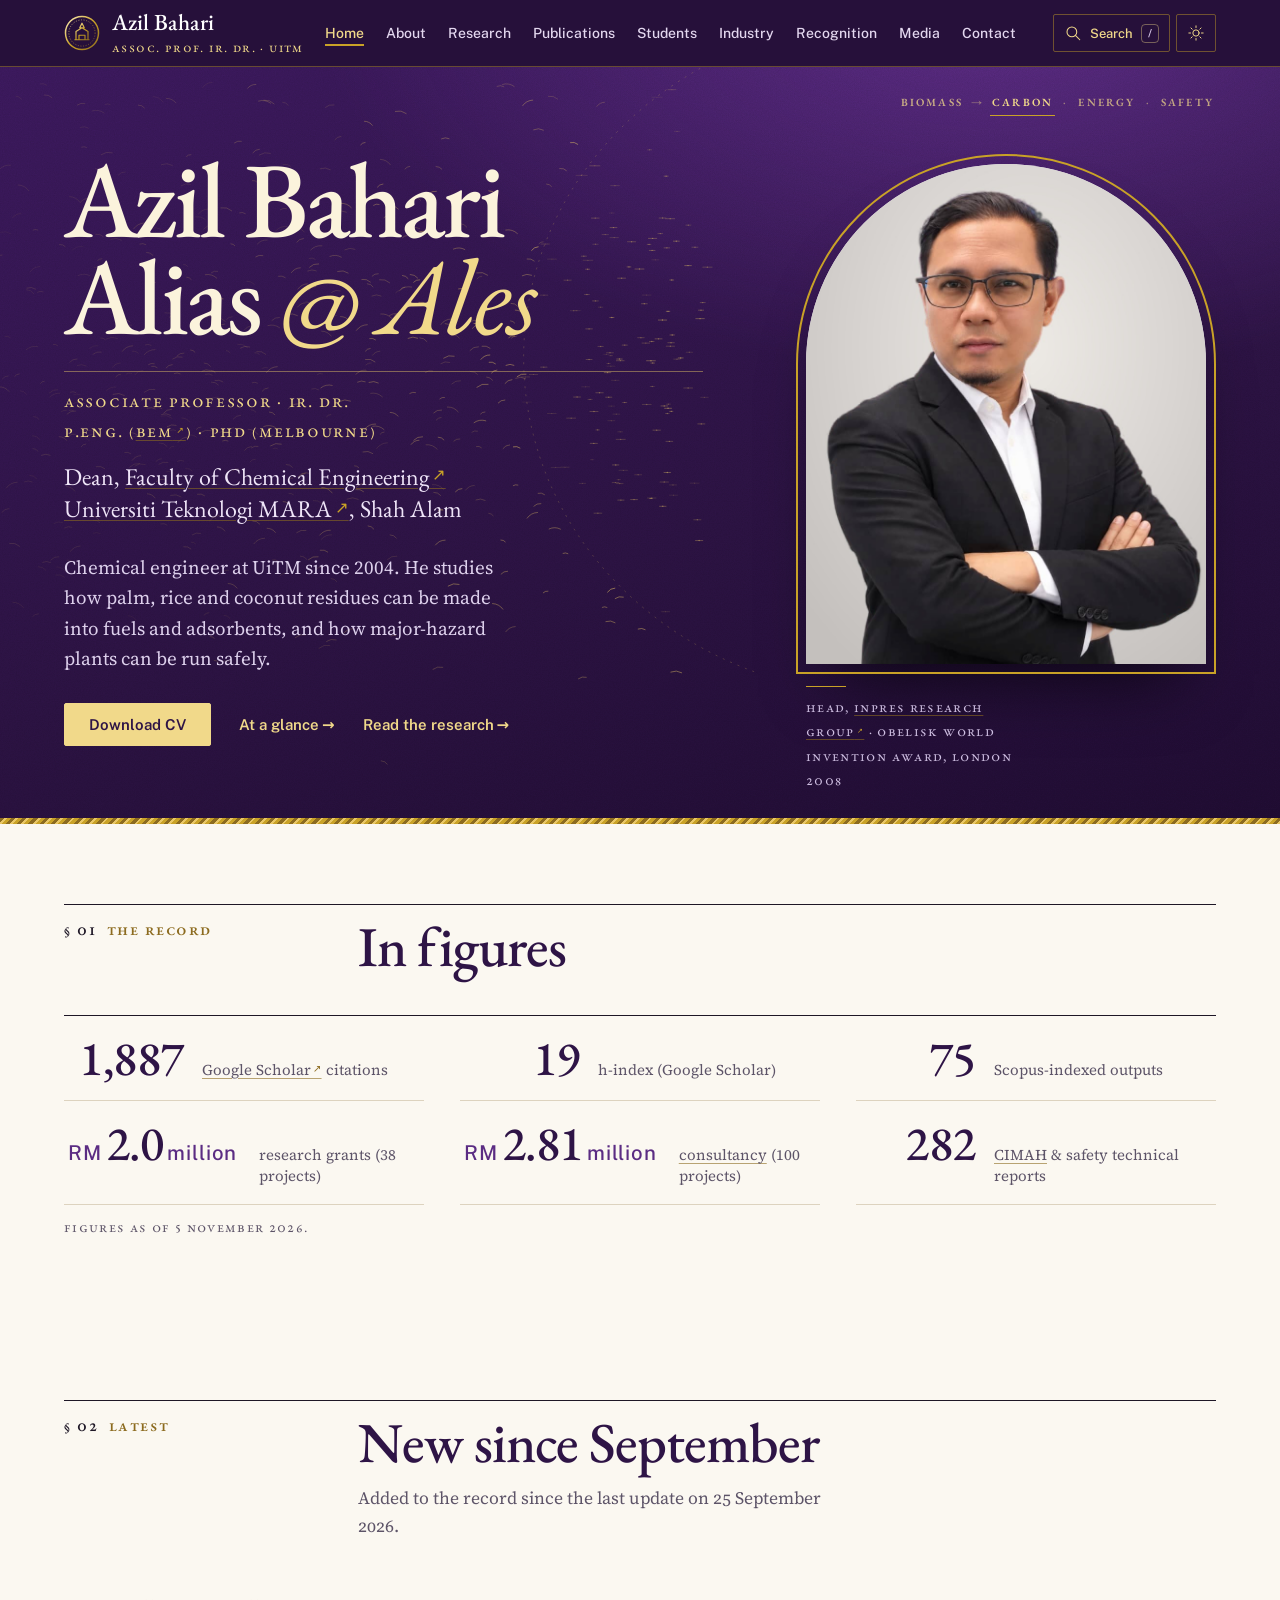
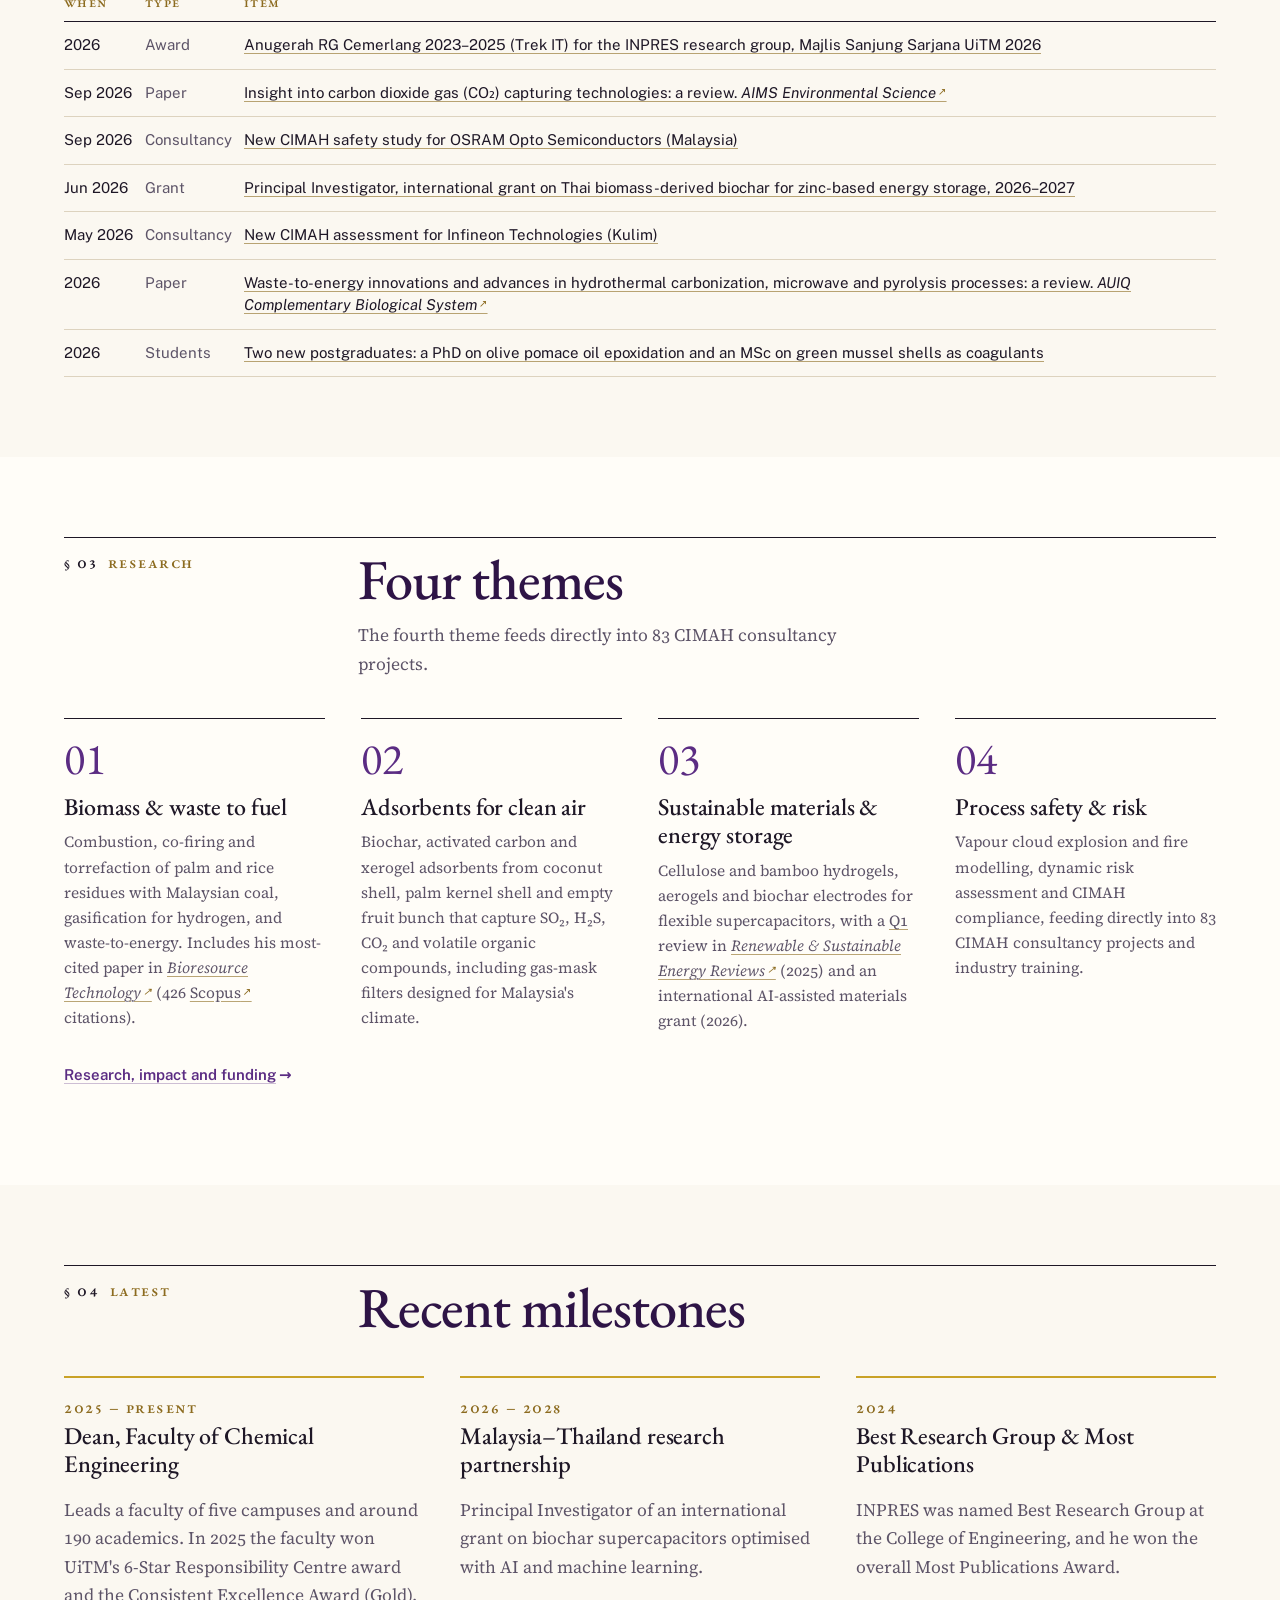
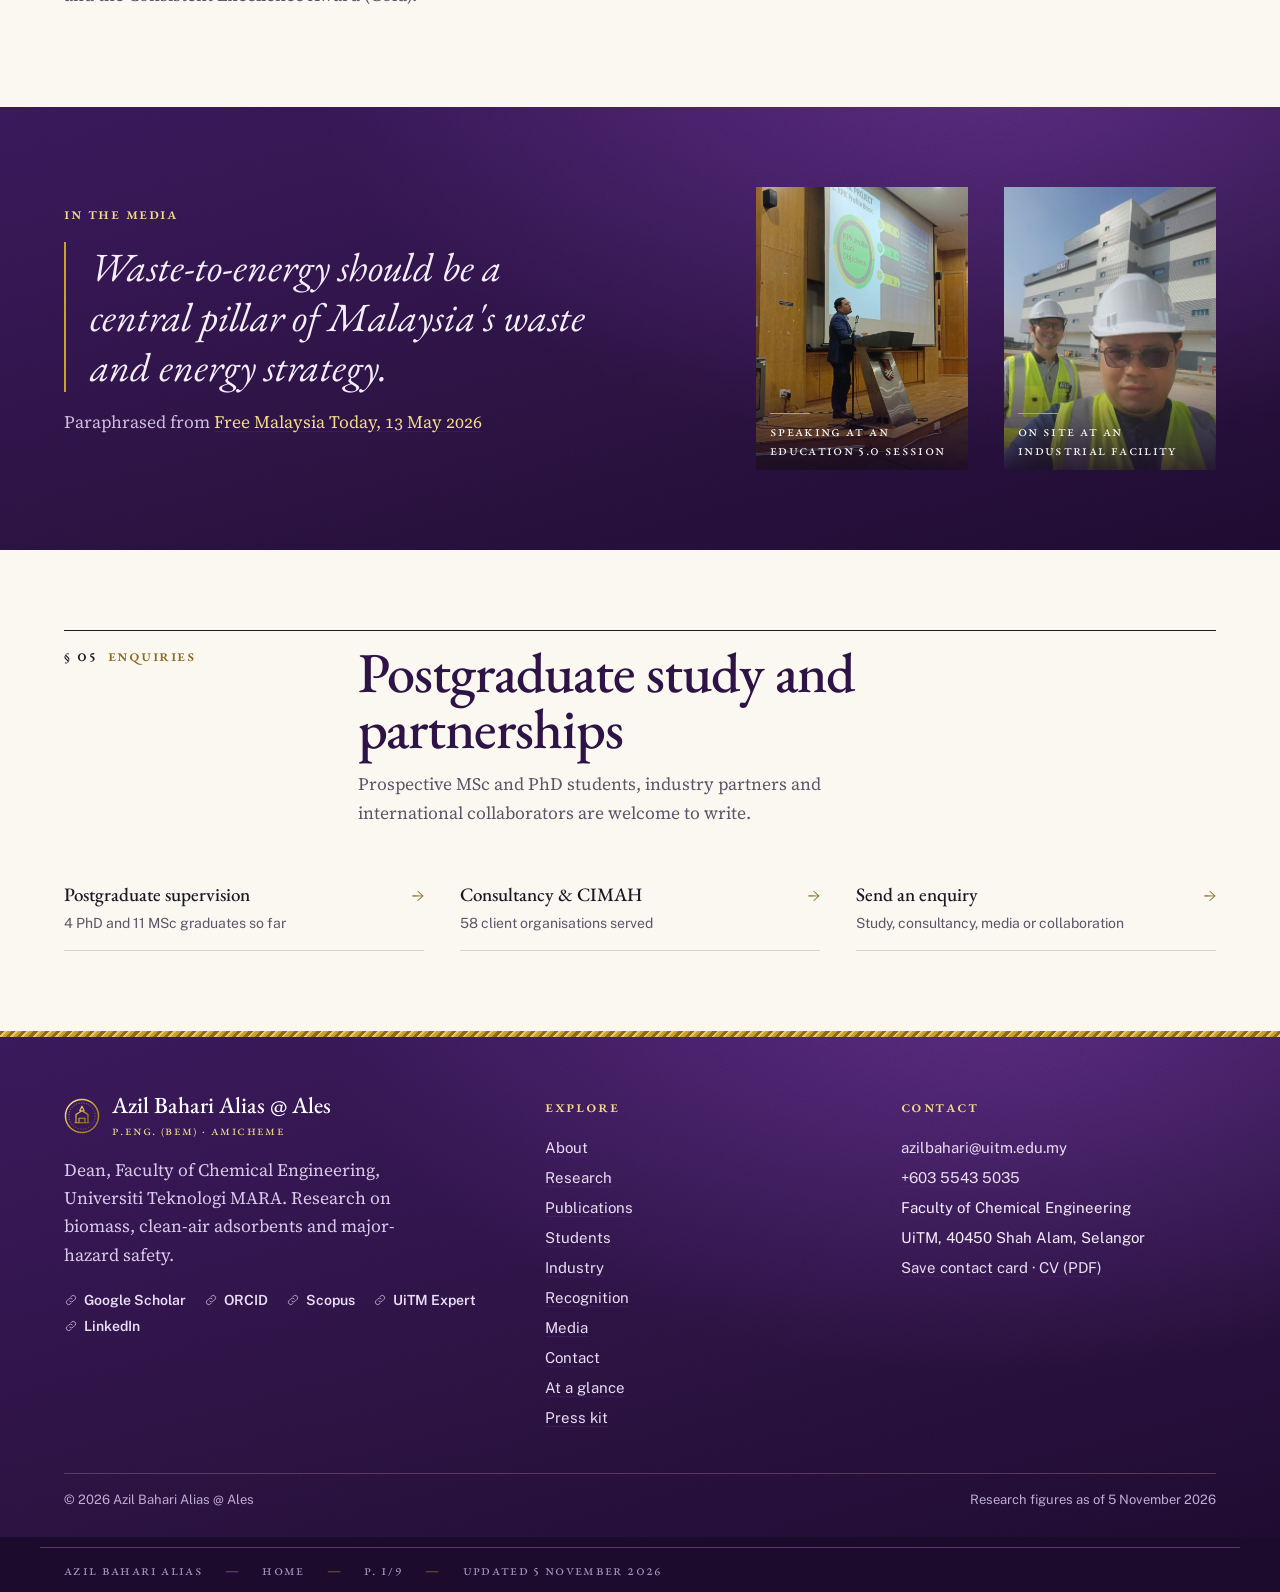
<file: index.html>
<!doctype html><html lang="en"><head><meta charset="utf-8"><meta name="viewport" content="width=device-width,initial-scale=1">
<title>Assoc. Prof. Ir. Dr. Azil Bahari Alias · Chemical Engineering, UiTM</title><meta name="description" content="Dean of Chemical Engineering at UiTM. Research on biomass valorisation, adsorbents for clean air, energy storage and process safety (CIMAH)."><link rel="canonical" href="https://azilbahari.github.io/">
<meta property="og:type" content="profile"><meta property="og:title" content="Assoc. Prof. Ir. Dr. Azil Bahari Alias · Chemical Engineering, UiTM"><meta property="og:description" content="Dean of Chemical Engineering at UiTM. Research on biomass valorisation, adsorbents for clean air, energy storage and process safety (CIMAH).">
<meta property="og:url" content="https://azilbahari.github.io/"><meta property="og:image" content="https://azilbahari.github.io/img/og.jpg"><meta property="og:image:width" content="1200"><meta property="og:image:height" content="630"><meta property="og:image:alt" content="Assoc. Prof. Ir. Dr. Azil Bahari Alias, Dean, Faculty of Chemical Engineering, Universiti Teknologi MARA, with his portrait"><meta property="og:site_name" content="Azil Bahari Alias"><meta name="twitter:card" content="summary_large_image">
<meta name="theme-color" content="#2e1446"><link rel="icon" href="favicon.svg" type="image/svg+xml"><link rel="apple-touch-icon" href="img/touch.png">
<link rel="preconnect" href="https://fonts.googleapis.com"><link rel="preconnect" href="https://fonts.gstatic.com" crossorigin>
<link href="https://fonts.googleapis.com/css2?family=EB+Garamond:ital,wght@0,400..700;1,400..600&family=Source+Serif+4:ital,opsz,wght@0,8..60,400;0,8..60,600;1,8..60,400&family=Public+Sans:wght@400;500;600;700&display=swap" rel="stylesheet">
<script>try{var t=localStorage.getItem('theme');document.documentElement.dataset.theme=t||(matchMedia('(prefers-color-scheme: dark)').matches?'dark':'light')}catch(e){}</script>
<link rel="manifest" href="manifest.webmanifest"><link rel="stylesheet" href="style.css"><script type="application/ld+json">{"@context": "https://schema.org", "@type": "Person", "name": "Azil Bahari Alias @ Ales", "honorificPrefix": "Assoc. Prof. Ir. Dr.", "jobTitle": "Dean, Faculty of Chemical Engineering", "worksFor": {"@type": "CollegeOrUniversity", "name": "Universiti Teknologi MARA"}, "alumniOf": ["University of Melbourne", "Universiti Teknologi MARA", "Universiti Teknologi Malaysia"], "email": "mailto:azilbahari@uitm.edu.my", "url": "https://azilbahari.github.io/", "image": "https://azilbahari.github.io/img/portrait.jpg", "sameAs": ["https://scholar.google.com/citations?user=WMhAW5oAAAAJ", "https://orcid.org/0000-0002-6217-7392", "https://www.scopus.com/authid/detail.uri?authorId=24376439700", "https://expert.uitm.edu.my/expert/azilbahari", "https://my.linkedin.com/in/azil-bahari-alias-802880179"], "knowsAbout": ["Biomass valorisation", "Process safety", "CIMAH", "Activated carbon adsorbents", "Waste-to-energy", "Supercapacitors"]}</script><link rel="stylesheet" href="feat/hero.css"></head><body class="p-index">
<a class="skip" href="#main">Skip to content</a>
<header class="top"><div class="wrap"><a class="brand" href="index.html"><svg class="seal" viewBox="0 0 48 48" aria-hidden="true"><defs><linearGradient id="sg" x1="0" y1="0" x2="1" y2="1"><stop offset="0" stop-color="#fff1bf"/><stop offset=".5" stop-color="#c9a227"/><stop offset="1" stop-color="#8c6b1f"/></linearGradient></defs>
<circle cx="24" cy="24" r="22" fill="none" stroke="url(#sg)" stroke-width="2"/><circle cx="24" cy="24" r="17.5" fill="none" stroke="url(#sg)" stroke-width=".8" stroke-dasharray="1.5 2"/>
<path d="M24 11l3 6h-6z M16 33V22l8-5 8 5v11 M20 33v-6h8v6 M14 33h20" fill="none" stroke="url(#sg)" stroke-width="1.6" stroke-linejoin="round"/></svg><span><b>Azil Bahari</b><small>Assoc. Prof. Ir. Dr. · UiTM</small></span></a>
<button class="menu" aria-expanded="false" aria-controls="nav">Menu</button><nav class="nav" id="nav" aria-label="Main"><a href="index.html" aria-current=page>Home</a><a href="about.html">About</a><a href="research.html">Research</a><a href="publications.html">Publications</a><a href="students.html">Students</a><a href="industry.html">Industry</a><a href="recognition.html">Recognition</a><a href="media.html">Media</a><a href="contact.html">Contact</a></nav><div class="cx-tools" data-index="search-index.json"><button class="cx-btn cx-search" type="button" aria-label="Search the site (press /)" aria-haspopup="dialog"><svg viewBox="0 0 24 24" fill="none" stroke="currentColor" stroke-width="1.4" stroke-linecap="round" aria-hidden="true"><circle cx="10.5" cy="10.5" r="6.5"/><path d="M15.5 15.5L21 21"/></svg><span>Search</span><kbd>/</kbd></button><button class="cx-btn cx-theme" type="button" aria-label="Switch to dark theme" aria-pressed="false"><svg class="cx-sun" viewBox="0 0 24 24" fill="none" stroke="currentColor" stroke-width="1.3" stroke-linecap="round" aria-hidden="true"><circle cx="12" cy="12" r="4.2"/><path d="M12 2.5v2.2M12 19.3v2.2M2.5 12h2.2M19.3 12h2.2M5.3 5.3l1.6 1.6M17.1 17.1l1.6 1.6M5.3 18.7l1.6-1.6M17.1 6.9l1.6-1.6"/></svg><svg class="cx-moon" viewBox="0 0 24 24" fill="none" stroke="currentColor" stroke-width="1.3" stroke-linecap="round" stroke-linejoin="round" aria-hidden="true"><path d="M19.5 14.6A8 8 0 0 1 9.4 4.5a8 8 0 1 0 10.1 10.1z"/><path d="M16.5 3.5v3M15 5h3" stroke-width="1"/></svg></button></div></div><div class="cx-progress" aria-hidden="true"><i></i></div></header>
<main id="main"><section class="hero velvet wv-hero"><canvas class="wv-canvas" aria-hidden="true"></canvas><div class="wrap"><div class="hero-t rv in">
<h1>Azil Bahari<br>Alias <i class="at">@ Ales</i></h1>
<p class="creds">Associate Professor · Ir. Dr.<br>P.Eng. (<a class="xl" href="https://bem.org.my/" target=_blank rel=noopener>BEM</a>) · PhD (Melbourne)</p>
<p class="role">Dean, <a class="xl" href="https://fkk.uitm.edu.my/" target=_blank rel=noopener>Faculty of Chemical Engineering</a><br><a class="xl" href="https://www.uitm.edu.my/" target=_blank rel=noopener>Universiti Teknologi MARA</a>, Shah Alam</p>
<p class="lead">Chemical engineer at UiTM since 2004. He studies how palm, rice and coconut residues can be made into fuels and adsorbents, and how major-hazard plants can be run safely.</p>
<div class="btns"><a class="btn btn-solid" href="cv.pdf">Download CV</a><a class="go" href="glance.html">At a glance</a><a class="go" href="research.html">Read the research</a></div></div>
<figure class="arch rv in"><div class="frame"><img src="img/portrait.jpg" width="826" height="1080" alt="Assoc. Prof. Ir. Dr. Azil Bahari Alias, formal portrait" fetchpriority="high"></div>
<figcaption>Head, <a class="xl" href="https://inpres-uitm.github.io/" target=_blank rel=noopener>INPRES Research Group</a> · Obelisk World Invention Award, London 2008</figcaption></figure></div><div class="wv-legend" role="group" aria-label="Research outcomes shown in the background animation"><span class="wv-from">Biomass</span><span class="wv-arrow" aria-hidden="true">&rarr;</span><button type="button" data-mode="carbon" aria-pressed="true">Carbon</button><span aria-hidden="true">&middot;</span><button type="button" data-mode="energy" aria-pressed="false">Energy</button><span aria-hidden="true">&middot;</span><button type="button" data-mode="safety" aria-pressed="false">Safety</button></div></section>
<div class="braid" aria-hidden="true"></div>
<section class="s ledger-s"><div class="wrap"><div class="sh rv"><div class="kicker">The record</div><div><h2 id="in-figures">In figures</h2></div></div><div class="stats rv"><div class="stat"><b><em data-count="1887">1,887</em></b><span><a class="xl" href="https://scholar.google.com/citations?user=WMhAW5oAAAAJ" target=_blank rel=noopener>Google Scholar</a> citations</span></div><div class="stat"><b><em data-count="19">19</em></b><span>h-index (Google Scholar)</span></div><div class="stat"><b><em data-count="75">75</em></b><span>Scopus-indexed outputs</span></div><div class="stat"><b><small>RM</small><em data-count="2.0">2.0</em><small>million</small></b><span>research grants (38 projects)</span></div><div class="stat"><b><small>RM</small><em data-count="2.81">2.81</em><small>million</small></b><span><a class="il" href="industry.html">consultancy</a> (100 projects)</span></div><div class="stat"><b><em data-count="282">282</em></b><span><a class="il" href="industry.html#how-a-major-hazard-safety-case-works">CIMAH</a> & safety technical reports</span></div></div><p class="src">Figures as of 5 November 2026.</p></div></section>

<section class="s"><div class="wrap"><div class="sh rv"><div class="kicker">Latest</div><div><h2 id="new-since-september">New since September</h2><p>Added to the record since the last update on 25 September 2026.</p></div></div><div class="scroll rv"><table class="tbl stack"><thead><tr><th>When</th><th>Type</th><th>Item</th></tr></thead><tbody><tr><td data-l="When" style="white-space:nowrap">2026</td><td data-l="Type"><span class="tag">Award</span></td><td><a class="il" href="recognition.html">Anugerah RG Cemerlang 2023–2025 (Trek IT) for the INPRES research group, Majlis Sanjung Sarjana UiTM 2026</a></td></tr><tr><td data-l="When" style="white-space:nowrap">Sep 2026</td><td data-l="Type"><span class="tag">Paper</span></td><td><a class="xl" href="https://doi.org/10.3934/environsci.2026032" target=_blank rel=noopener>Insight into carbon dioxide gas (CO₂) capturing technologies: a review. <i>AIMS Environmental Science</i></a></td></tr><tr><td data-l="When" style="white-space:nowrap">Sep 2026</td><td data-l="Type"><span class="tag">Consultancy</span></td><td><a class="il" href="industry.html">New CIMAH safety study for OSRAM Opto Semiconductors (Malaysia)</a></td></tr><tr><td data-l="When" style="white-space:nowrap">Jun 2026</td><td data-l="Type"><span class="tag">Grant</span></td><td><a class="il" href="research.html#funding">Principal Investigator, international grant on Thai biomass-derived biochar for zinc-based energy storage, 2026–2027</a></td></tr><tr><td data-l="When" style="white-space:nowrap">May 2026</td><td data-l="Type"><span class="tag">Consultancy</span></td><td><a class="il" href="industry.html">New CIMAH assessment for Infineon Technologies (Kulim)</a></td></tr><tr><td data-l="When" style="white-space:nowrap">2026</td><td data-l="Type"><span class="tag">Paper</span></td><td><a class="xl" href="https://doi.org/10.70176/3007-973X.1059" target=_blank rel=noopener>Waste-to-energy innovations and advances in hydrothermal carbonization, microwave and pyrolysis processes: a review. <i>AUIQ Complementary Biological System</i></a></td></tr><tr><td data-l="When" style="white-space:nowrap">2026</td><td data-l="Type"><span class="tag">Students</span></td><td><a class="il" href="students.html">Two new postgraduates: a PhD on olive pomace oil epoxidation and an MSc on green mussel shells as coagulants</a></td></tr></tbody></table></div></div></section>
<section class="s alt"><div class="wrap"><div class="sh rv"><div class="kicker">Research</div><div><h2 id="four-themes">Four themes</h2><p>The fourth theme feeds directly into 83 CIMAH consultancy projects.</p></div></div>
<div class="grid g4"><article class="card rv"><span class="num">01</span><h3 id="biomass-waste-to-fuel">Biomass & waste to fuel</h3><p class="muted" style="margin:0;font-size:15.5px">Combustion, co-firing and torrefaction of palm and rice residues with Malaysian coal, gasification for hydrogen, and waste-to-energy. Includes his most-cited paper in <i><a class="xl" href="https://www.sciencedirect.com/journal/bioresource-technology" target=_blank rel=noopener>Bioresource Technology</a></i> (426 <a class="xl" href="https://www.scopus.com/authid/detail.uri?authorId=24376439700" target=_blank rel=noopener>Scopus</a> citations).</p></article><article class="card rv"><span class="num">02</span><h3 id="adsorbents-for-clean-air">Adsorbents for clean air</h3><p class="muted" style="margin:0;font-size:15.5px">Biochar, activated carbon and xerogel adsorbents from coconut shell, palm kernel shell and empty fruit bunch that capture SO₂, H₂S, CO₂ and volatile organic compounds, including gas-mask filters designed for Malaysia's climate.</p></article><article class="card rv"><span class="num">03</span><h3 id="sustainable-materials-energy-storage">Sustainable materials & energy storage</h3><p class="muted" style="margin:0;font-size:15.5px">Cellulose and bamboo hydrogels, aerogels and biochar electrodes for flexible supercapacitors, with a <a class="il" href="publications.html#selected-q1-and-q2-journal-papers-23">Q1</a> review in <i><a class="xl" href="https://www.sciencedirect.com/journal/renewable-and-sustainable-energy-reviews" target=_blank rel=noopener>Renewable & Sustainable Energy Reviews</a></i> (2025) and an international AI-assisted materials grant (2026).</p></article><article class="card rv"><span class="num">04</span><h3 id="process-safety-risk">Process safety & risk</h3><p class="muted" style="margin:0;font-size:15.5px">Vapour cloud explosion and fire modelling, dynamic risk assessment and CIMAH compliance, feeding directly into 83 CIMAH consultancy projects and industry training.</p></article></div>
<p style="margin-top:26px"><a class="go" href="research.html">Research, impact and funding</a></p></div></section>

<section class="s"><div class="wrap"><div class="sh rv"><div class="kicker">Latest</div><div><h2 id="recent-milestones">Recent milestones</h2></div></div>
<div class="grid g3">
<article class="card gilt rv"><div class="kicker">2025 – present</div><h3 id="dean-faculty-of-chemical-engineering">Dean, Faculty of Chemical Engineering</h3><p class="muted">Leads a faculty of five campuses and around 190 academics. In 2025 the faculty won UiTM's 6-Star Responsibility Centre award and the Consistent Excellence Award (Gold).</p></article>
<article class="card gilt rv"><div class="kicker">2026 – 2028</div><h3 id="malaysia-thailand-research-partnership">Malaysia–Thailand research partnership</h3><p class="muted">Principal Investigator of an international grant on biochar supercapacitors optimised with AI and machine learning.</p></article>
<article class="card gilt rv"><div class="kicker">2024</div><h3 id="best-research-group-most-publications">Best Research Group & Most Publications</h3><p class="muted">INPRES was named Best Research Group at the College of Engineering, and he won the overall Most Publications Award.</p></article>
</div></div></section>

<section class="band velvet"><div class="wrap"><div class="rv"><div class="kicker">In the media</div><blockquote class="quote" style="margin-top:18px">Waste-to-energy should be a central pillar of Malaysia's waste and energy strategy.</blockquote>
<p style="color:#cdbbe0;margin-top:16px">Paraphrased from <a style="color:var(--gold-lite)" href="https://www.freemalaysiatoday.com/category/bahasa/tempatan/2026/05/13/krisis-tenaga-desak-malaysia-percepat-agenda-wte-kata-pakar" target="_blank" rel="noopener">Free Malaysia Today, 13 May 2026</a></p></div>
<div class="grid g2 rv"><figure class="ph "><img src="img/talk-education5.jpg" width="809" height="1080" alt="Speaking at an Education 5.0 session" loading="lazy" style="object-position:50% 25%"><figcaption>Speaking at an Education 5.0 session</figcaption></figure><figure class="ph "><img src="img/site-visit.jpg" width="432" height="576" alt="On site at an industrial facility" loading="lazy" style="object-position:50% 30%"><figcaption>On site at an industrial facility</figcaption></figure></div></div></section>

<section class="s"><div class="wrap"><div class="sh rv"><div class="kicker">Enquiries</div><div><h2 id="postgraduate-study-and-partnerships">Postgraduate study and partnerships</h2><p>Prospective MSc and PhD students, industry partners and international collaborators are welcome to write.</p></div></div>
<div class="grid g3">
<a class="dl rv" href="students.html"><svg class="" viewBox="0 0 24 24" fill="none" stroke="currentColor" stroke-width="1.7" stroke-linecap="round" stroke-linejoin="round" aria-hidden="true"><path d="M2 9l10-5 10 5-10 5z"/><path d="M6 11v5c3 2 9 2 12 0v-5M22 9v6"/></svg><span><b>Postgraduate supervision</b><small>4 PhD and 11 MSc graduates so far</small></span></a>
<a class="dl rv" href="industry.html"><svg class="" viewBox="0 0 24 24" fill="none" stroke="currentColor" stroke-width="1.7" stroke-linecap="round" stroke-linejoin="round" aria-hidden="true"><path d="M3 21V10l6 4V10l6 4V6h4v15z"/><path d="M7 18h2M13 18h2"/></svg><span><b>Consultancy & CIMAH</b><small>58 client organisations served</small></span></a>
<a class="dl rv" href="contact.html"><svg class="" viewBox="0 0 24 24" fill="none" stroke="currentColor" stroke-width="1.7" stroke-linecap="round" stroke-linejoin="round" aria-hidden="true"><rect x="3" y="5" width="18" height="14" rx="2"/><path d="M3 7l9 6 9-6"/></svg><span><b>Send an enquiry</b><small>Study, consultancy, media or collaboration</small></span></a>
</div></div></section></main>
<div class="braid" aria-hidden="true"></div>
<footer class="ft velvet"><div class="wrap"><div class="cols">
<div><a class="brand" href="index.html"><svg class="seal" viewBox="0 0 48 48" aria-hidden="true"><defs><linearGradient id="sg-ft" x1="0" y1="0" x2="1" y2="1"><stop offset="0" stop-color="#fff1bf"/><stop offset=".5" stop-color="#c9a227"/><stop offset="1" stop-color="#8c6b1f"/></linearGradient></defs>
<circle cx="24" cy="24" r="22" fill="none" stroke="url(#sg-ft)" stroke-width="2"/><circle cx="24" cy="24" r="17.5" fill="none" stroke="url(#sg-ft)" stroke-width=".8" stroke-dasharray="1.5 2"/>
<path d="M24 11l3 6h-6z M16 33V22l8-5 8 5v11 M20 33v-6h8v6 M14 33h20" fill="none" stroke="url(#sg-ft)" stroke-width="1.6" stroke-linejoin="round"/></svg><span><b>Azil Bahari Alias @ Ales</b><small>P.Eng. (BEM) · AMIChemE</small></span></a>
<p style="color:#d9c9ea;max-width:40ch;margin-top:16px">Dean, Faculty of Chemical Engineering, Universiti Teknologi MARA. Research on biomass, clean-air adsorbents and major-hazard safety.</p><div class="ids"><a href="https://scholar.google.com/citations?user=WMhAW5oAAAAJ" target="_blank" rel="noopener"><svg class="" viewBox="0 0 24 24" fill="none" stroke="currentColor" stroke-width="1.7" stroke-linecap="round" stroke-linejoin="round" aria-hidden="true"><path d="M10 14a4 4 0 0 0 5.7 0l3-3a4 4 0 0 0-5.7-5.7l-1 1M14 10a4 4 0 0 0-5.7 0l-3 3a4 4 0 0 0 5.7 5.7l1-1"/></svg>Google Scholar</a><a href="https://orcid.org/0000-0002-6217-7392" target="_blank" rel="noopener"><svg class="" viewBox="0 0 24 24" fill="none" stroke="currentColor" stroke-width="1.7" stroke-linecap="round" stroke-linejoin="round" aria-hidden="true"><path d="M10 14a4 4 0 0 0 5.7 0l3-3a4 4 0 0 0-5.7-5.7l-1 1M14 10a4 4 0 0 0-5.7 0l-3 3a4 4 0 0 0 5.7 5.7l1-1"/></svg>ORCID</a><a href="https://www.scopus.com/authid/detail.uri?authorId=24376439700" target="_blank" rel="noopener"><svg class="" viewBox="0 0 24 24" fill="none" stroke="currentColor" stroke-width="1.7" stroke-linecap="round" stroke-linejoin="round" aria-hidden="true"><path d="M10 14a4 4 0 0 0 5.7 0l3-3a4 4 0 0 0-5.7-5.7l-1 1M14 10a4 4 0 0 0-5.7 0l-3 3a4 4 0 0 0 5.7 5.7l1-1"/></svg>Scopus</a><a href="https://expert.uitm.edu.my/expert/azilbahari" target="_blank" rel="noopener"><svg class="" viewBox="0 0 24 24" fill="none" stroke="currentColor" stroke-width="1.7" stroke-linecap="round" stroke-linejoin="round" aria-hidden="true"><path d="M10 14a4 4 0 0 0 5.7 0l3-3a4 4 0 0 0-5.7-5.7l-1 1M14 10a4 4 0 0 0-5.7 0l-3 3a4 4 0 0 0 5.7 5.7l1-1"/></svg>UiTM Expert</a><a href="https://my.linkedin.com/in/azil-bahari-alias-802880179" target="_blank" rel="noopener"><svg class="" viewBox="0 0 24 24" fill="none" stroke="currentColor" stroke-width="1.7" stroke-linecap="round" stroke-linejoin="round" aria-hidden="true"><path d="M10 14a4 4 0 0 0 5.7 0l3-3a4 4 0 0 0-5.7-5.7l-1 1M14 10a4 4 0 0 0-5.7 0l-3 3a4 4 0 0 0 5.7 5.7l1-1"/></svg>LinkedIn</a></div></div>
<div><h2>Explore</h2><ul><li><a href="about.html">About</a></li><li><a href="research.html">Research</a></li><li><a href="publications.html">Publications</a></li><li><a href="students.html">Students</a></li><li><a href="industry.html">Industry</a></li><li><a href="recognition.html">Recognition</a></li><li><a href="media.html">Media</a></li><li><a href="contact.html">Contact</a></li><li><a href="glance.html">At a glance</a></li><li><a href="press.html">Press kit</a></li></ul></div>
<div><h2>Contact</h2><ul><li><a href="mailto:azilbahari@uitm.edu.my">azilbahari@uitm.edu.my</a></li><li><a href="tel:+60355435035">+603 5543 5035</a></li>
<li>Faculty of Chemical Engineering<br>UiTM, 40450 Shah Alam, Selangor</li><li><a href="azil-bahari.vcf">Save contact card</a> · <a href="cv.pdf">CV (PDF)</a></li></ul></div></div>
<div class="base"><span>© 2026 Azil Bahari Alias @ Ales</span><span>Research figures as of 5 November 2026</span></div></div></footer>
<div class="folio"><div class="wrap"><span>Azil Bahari Alias</span><span>Home</span><span>p. 1/9</span><span>Updated 5 November 2026</span></div></div>
<script src="site.js" defer></script><script src="feat/chrome.js" defer></script><script src="feat/hero.js" defer></script></body></html>
</file>
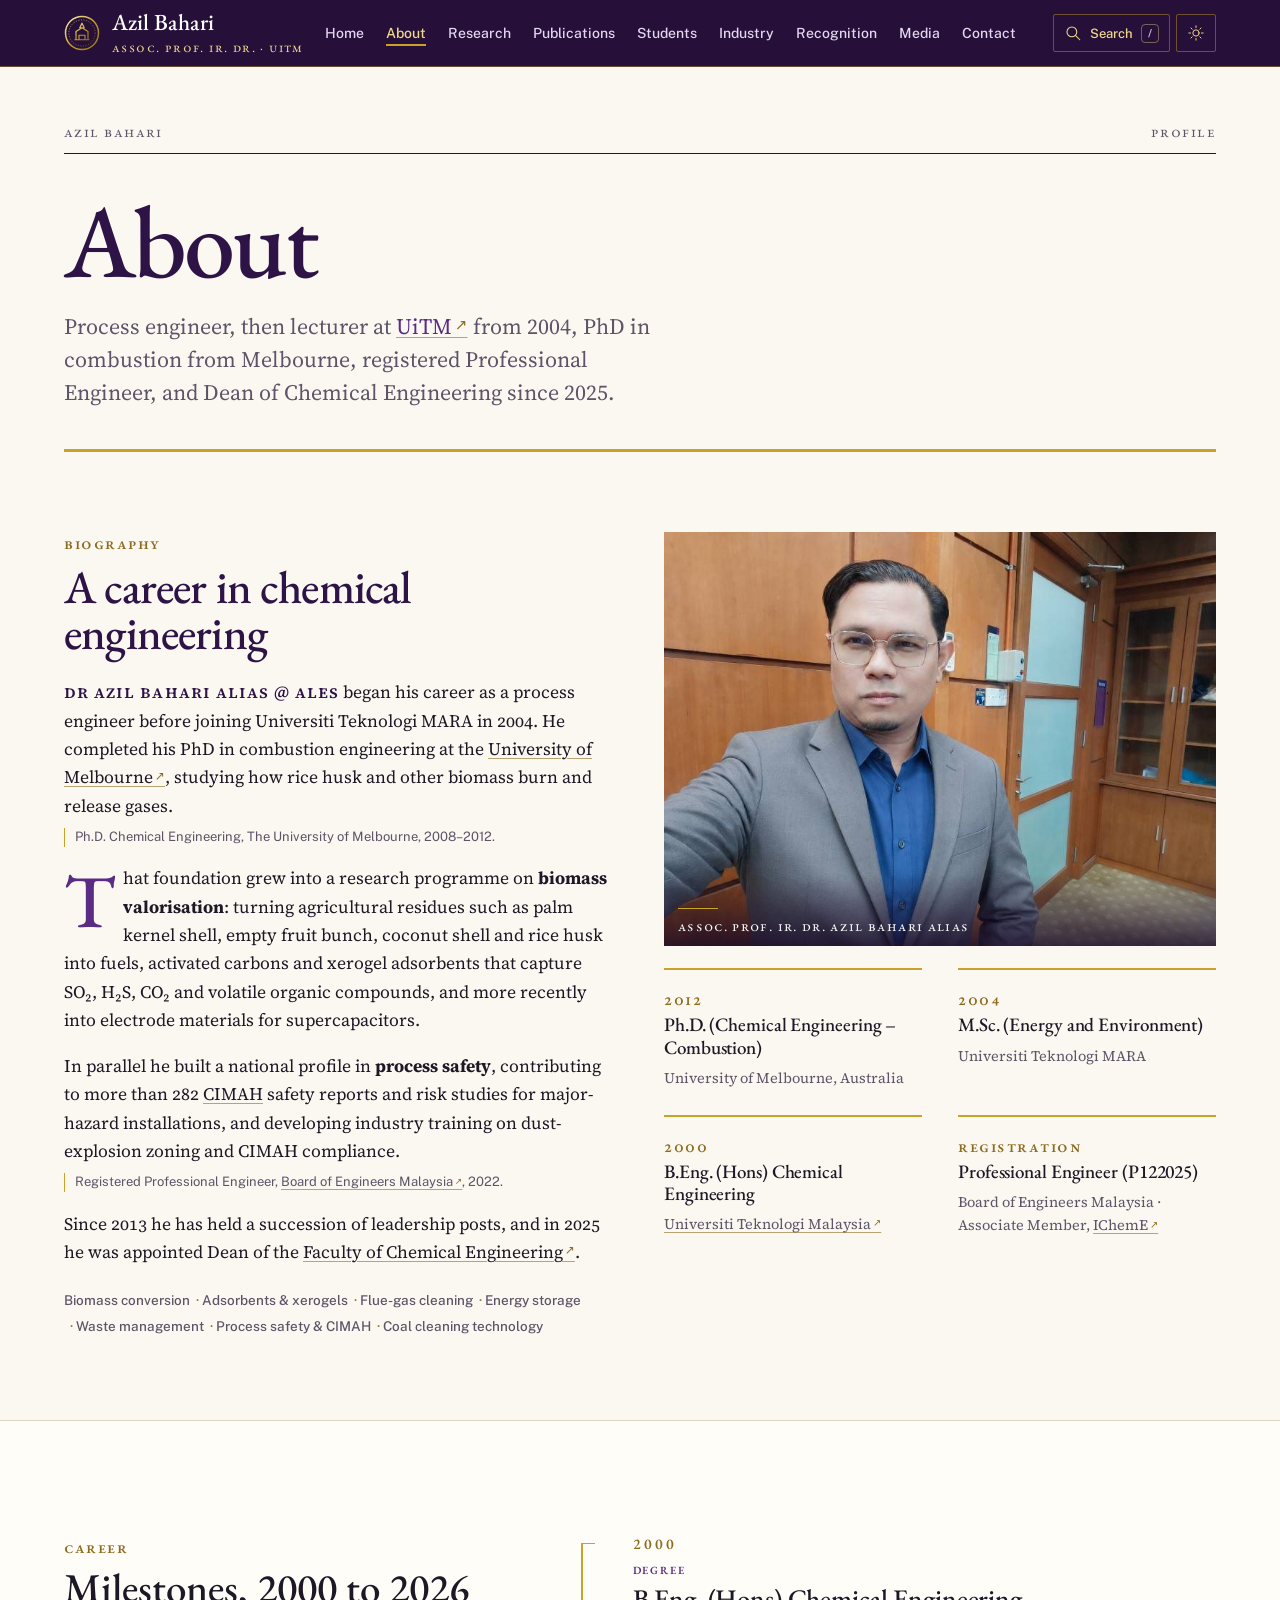
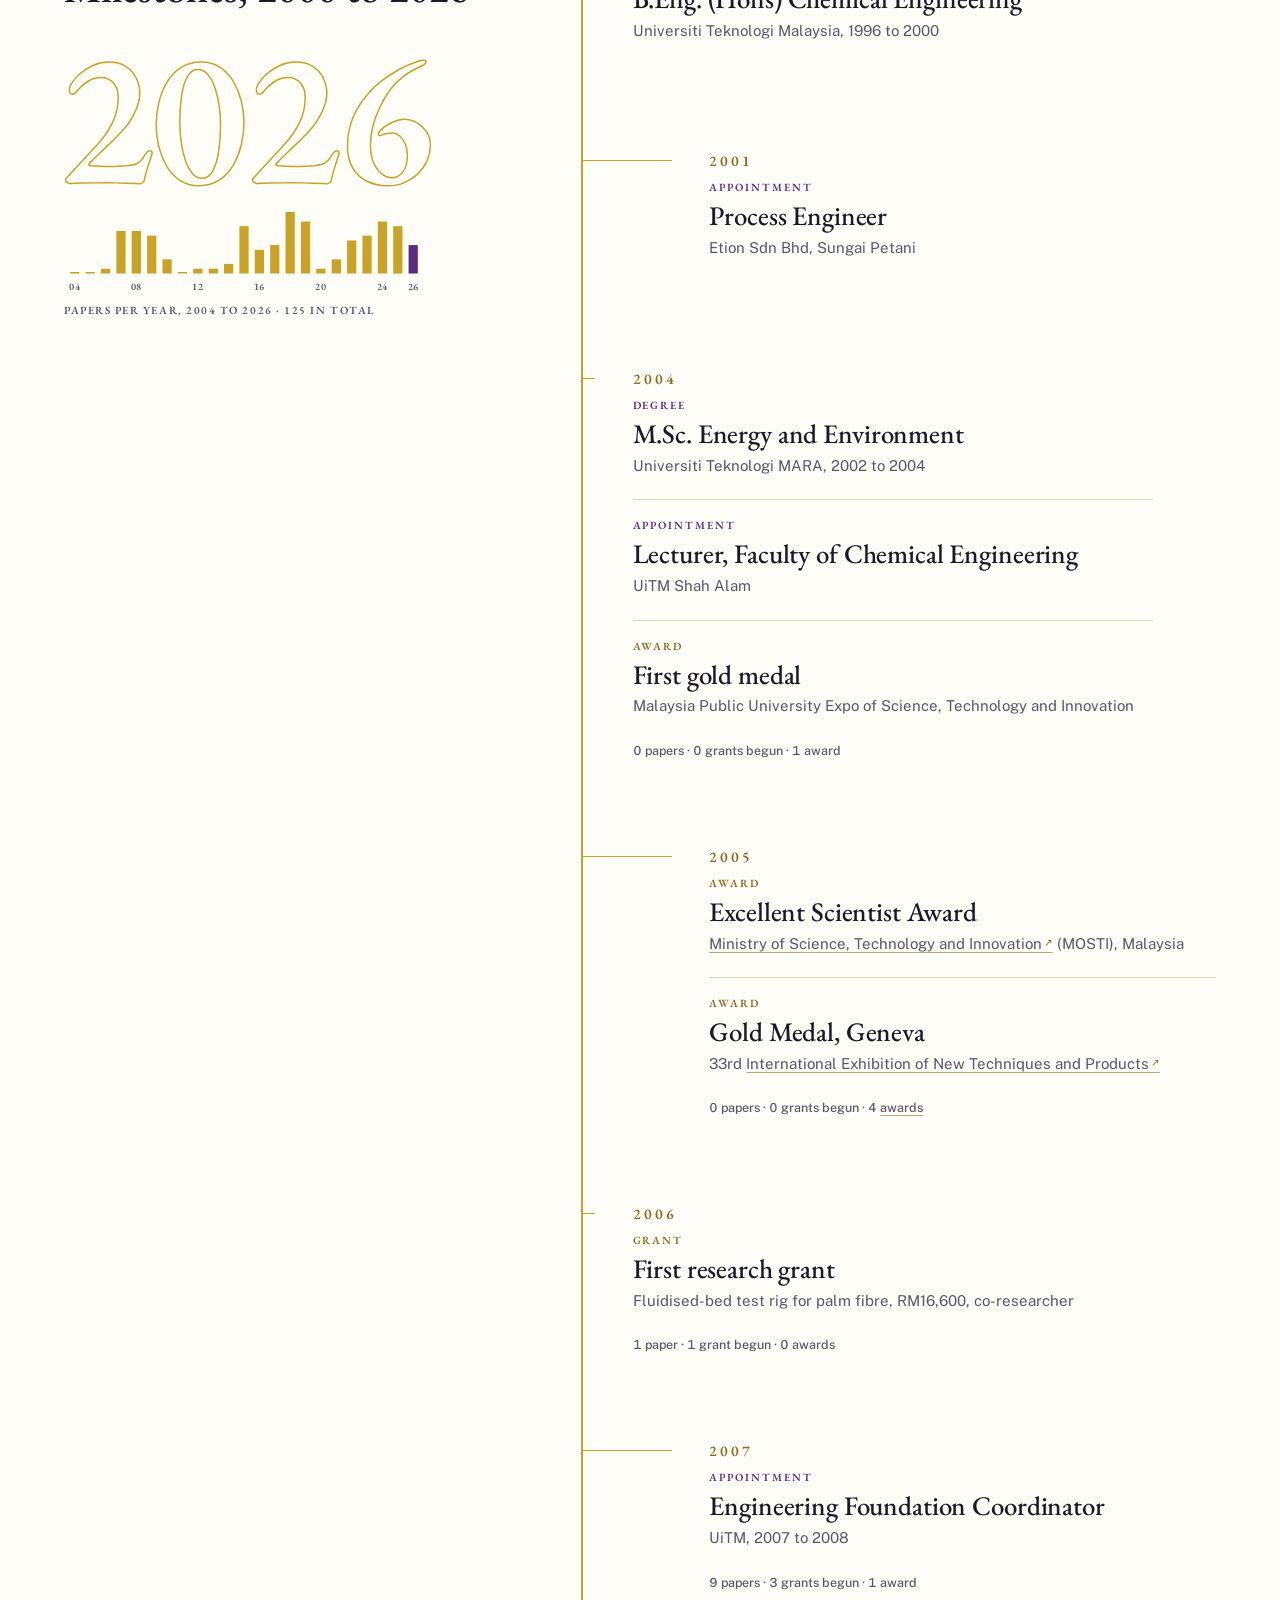
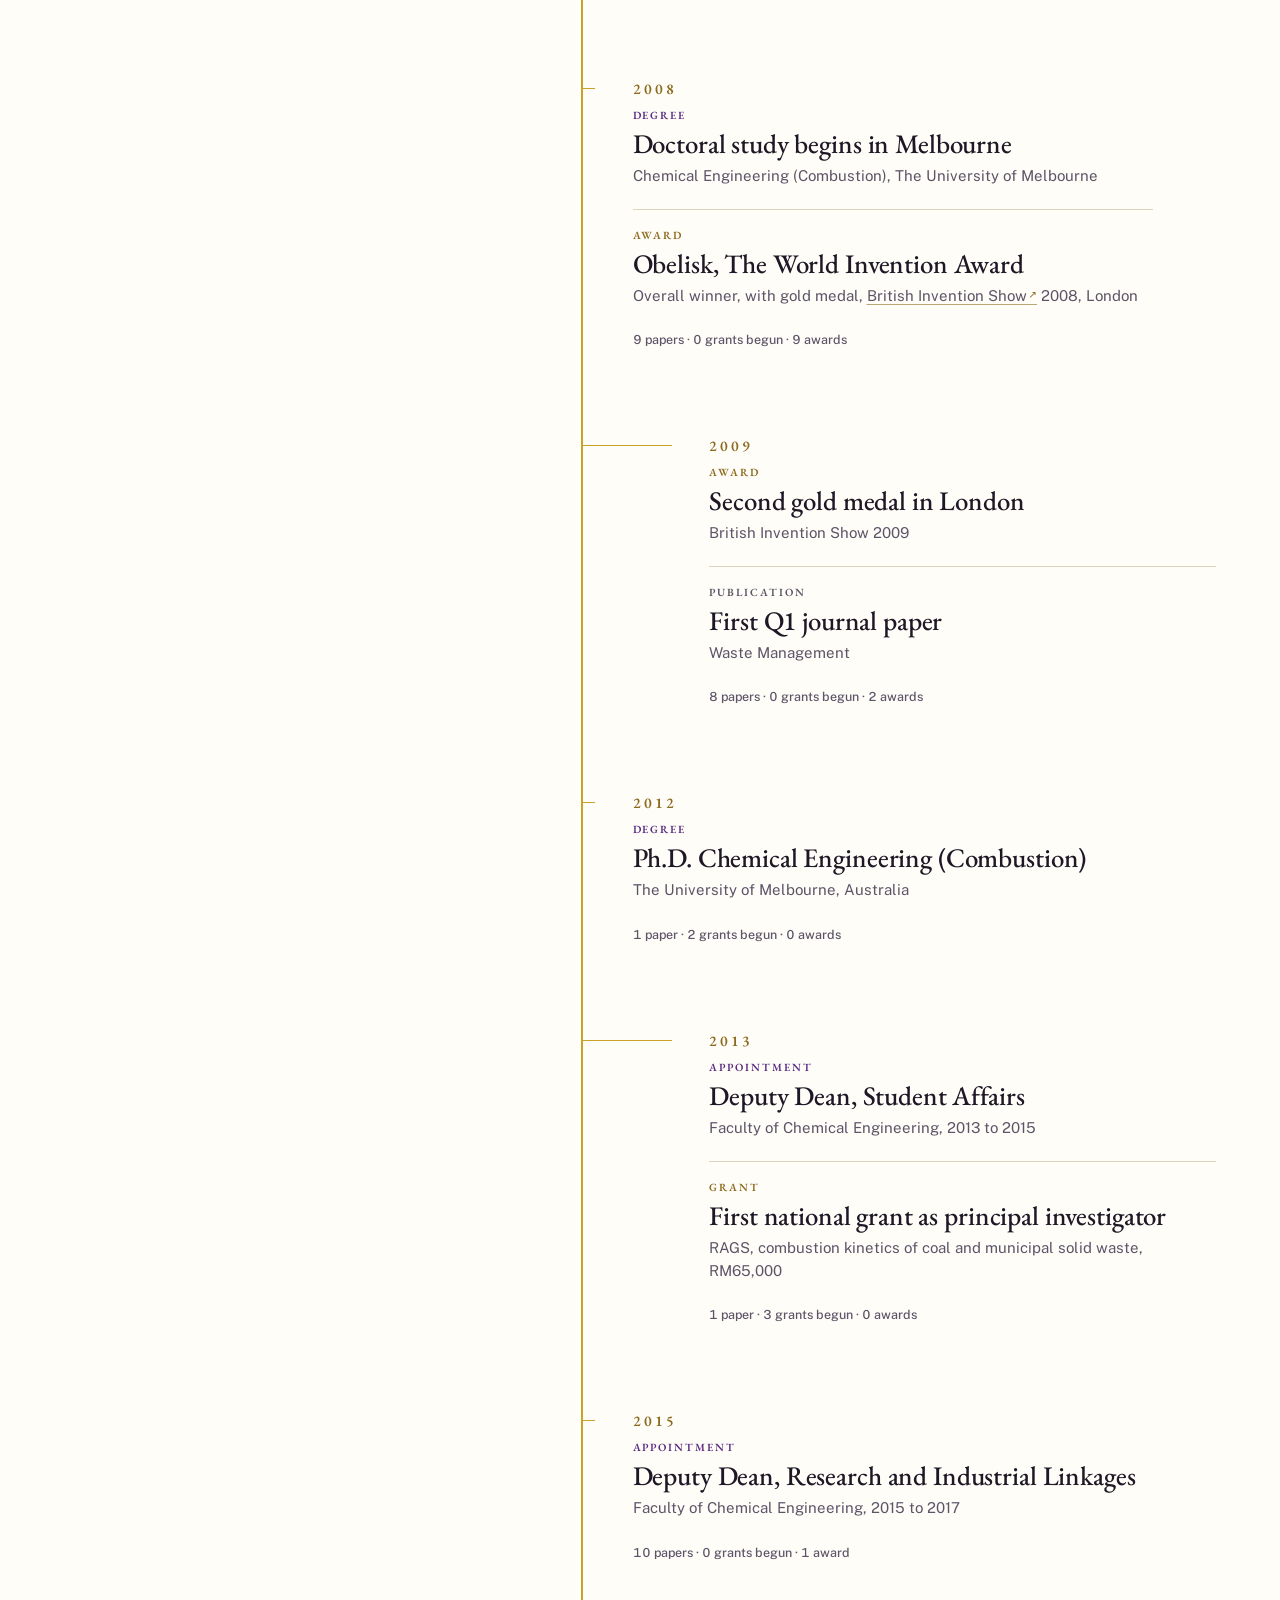
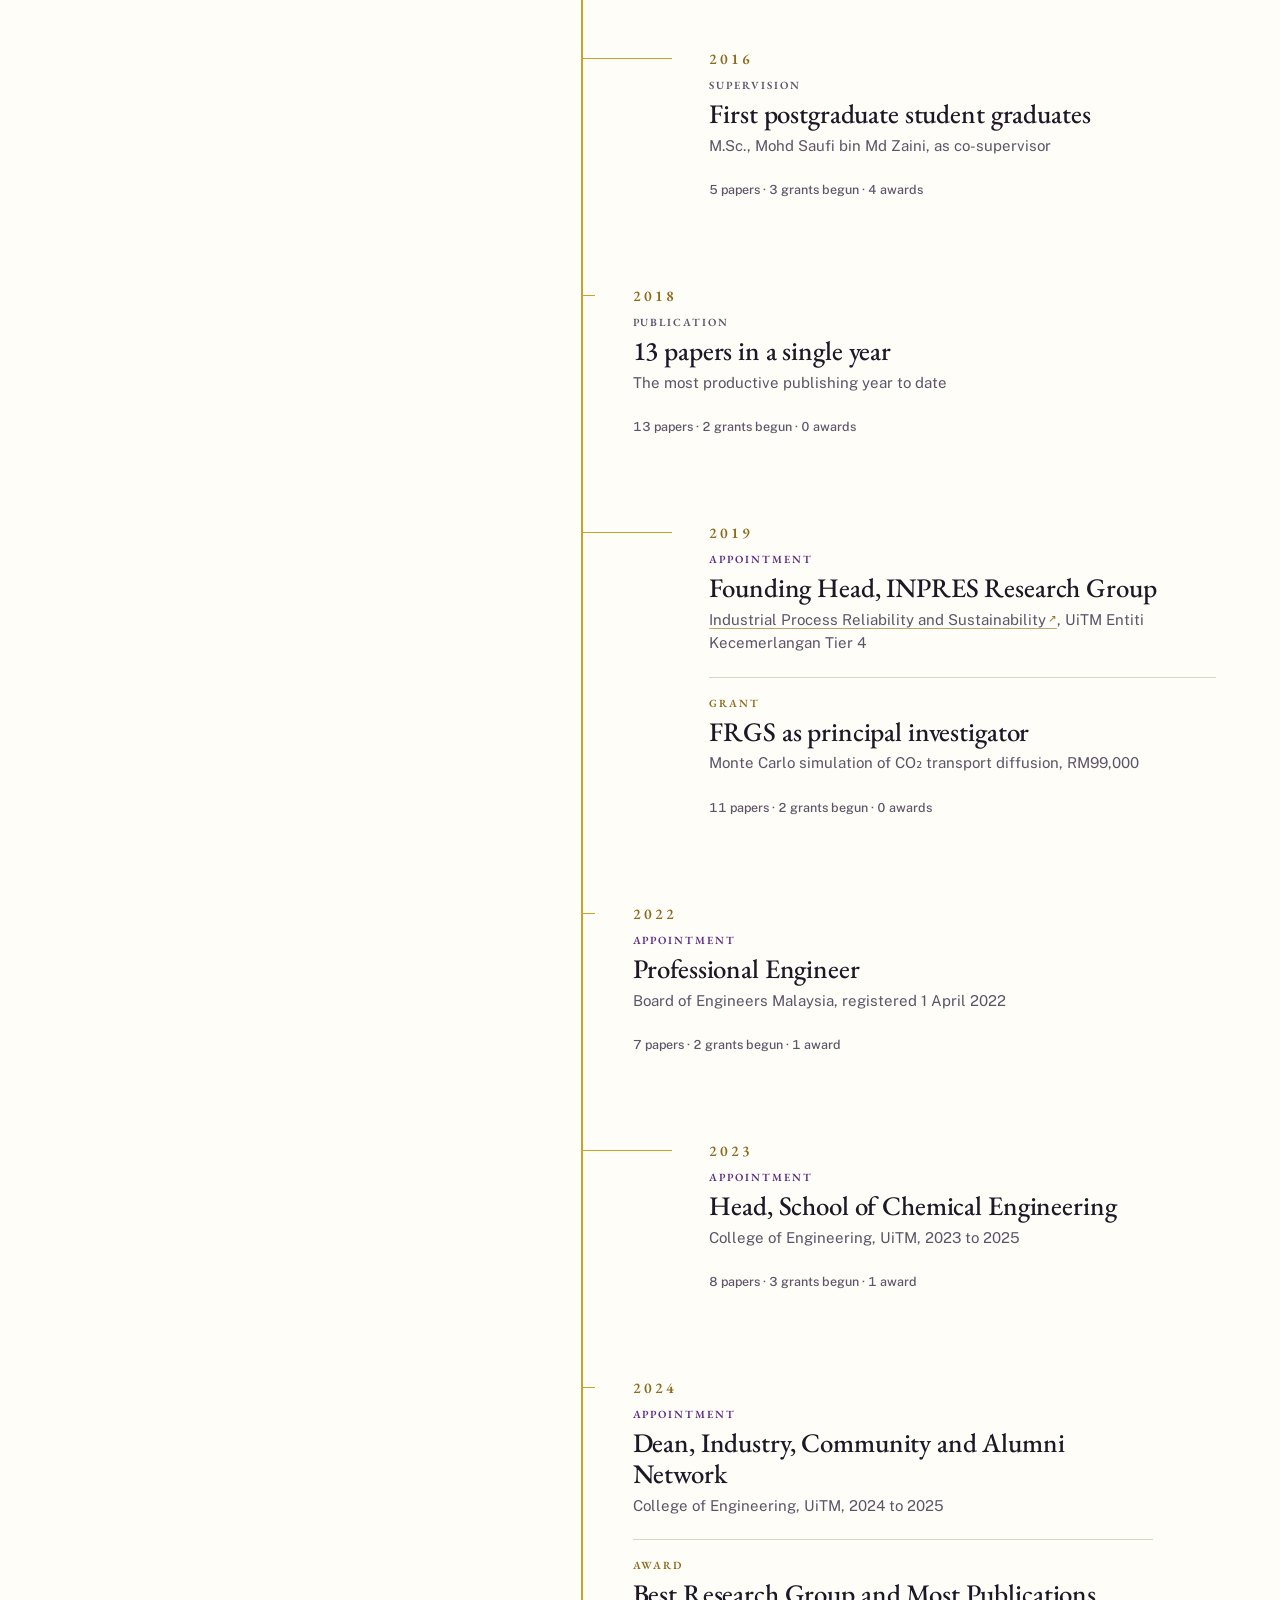
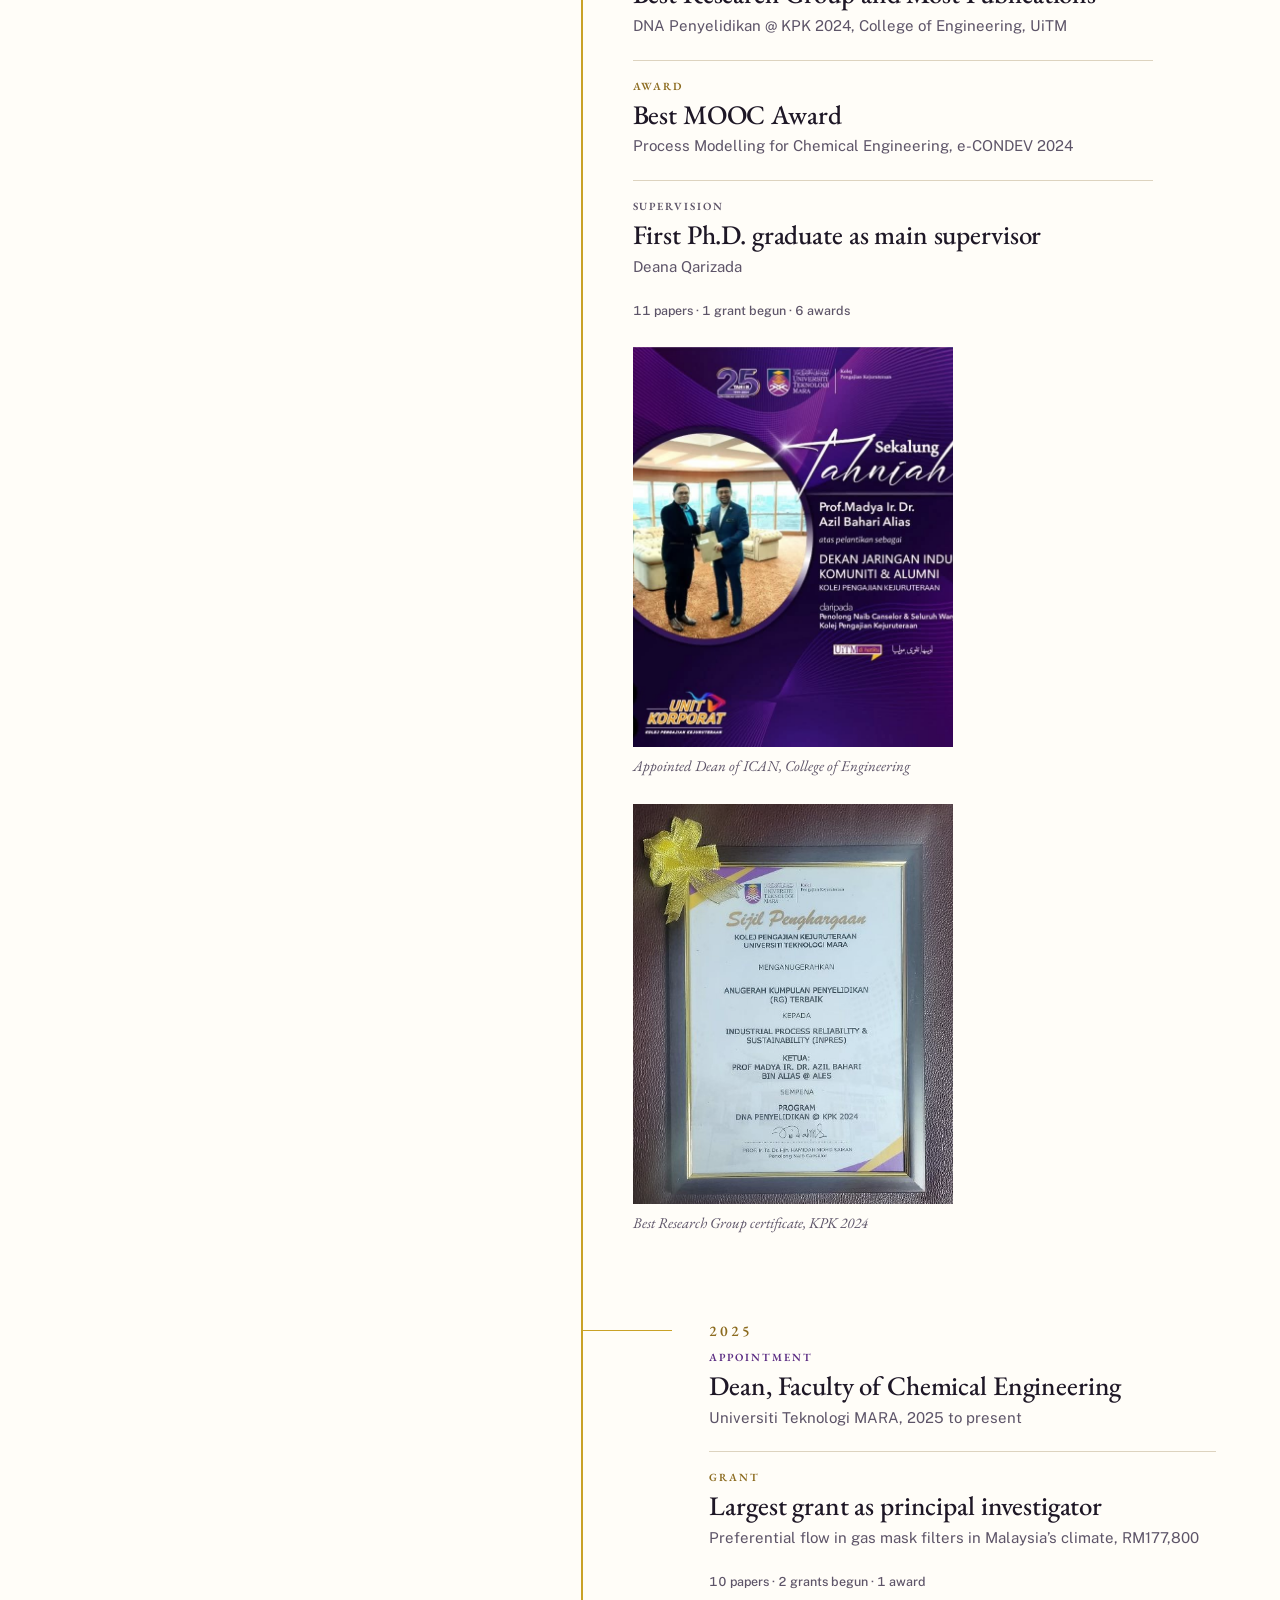
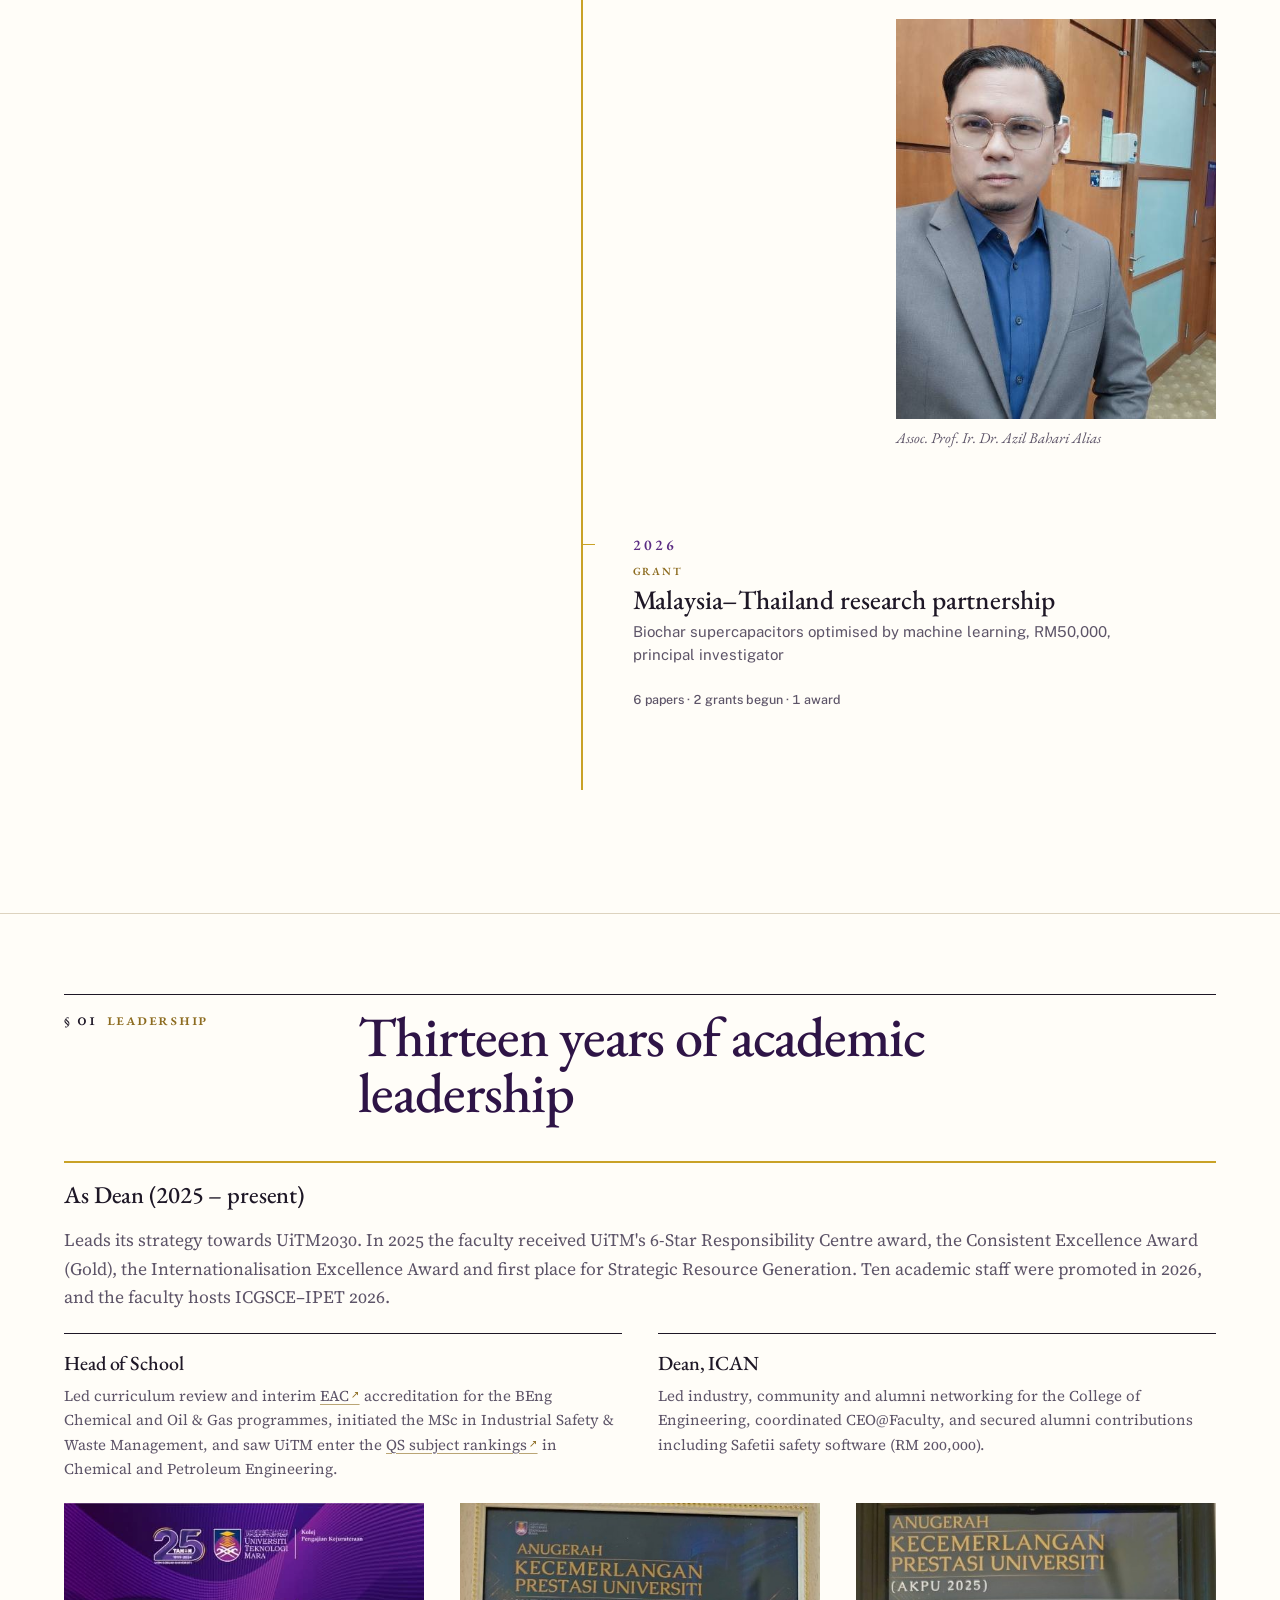
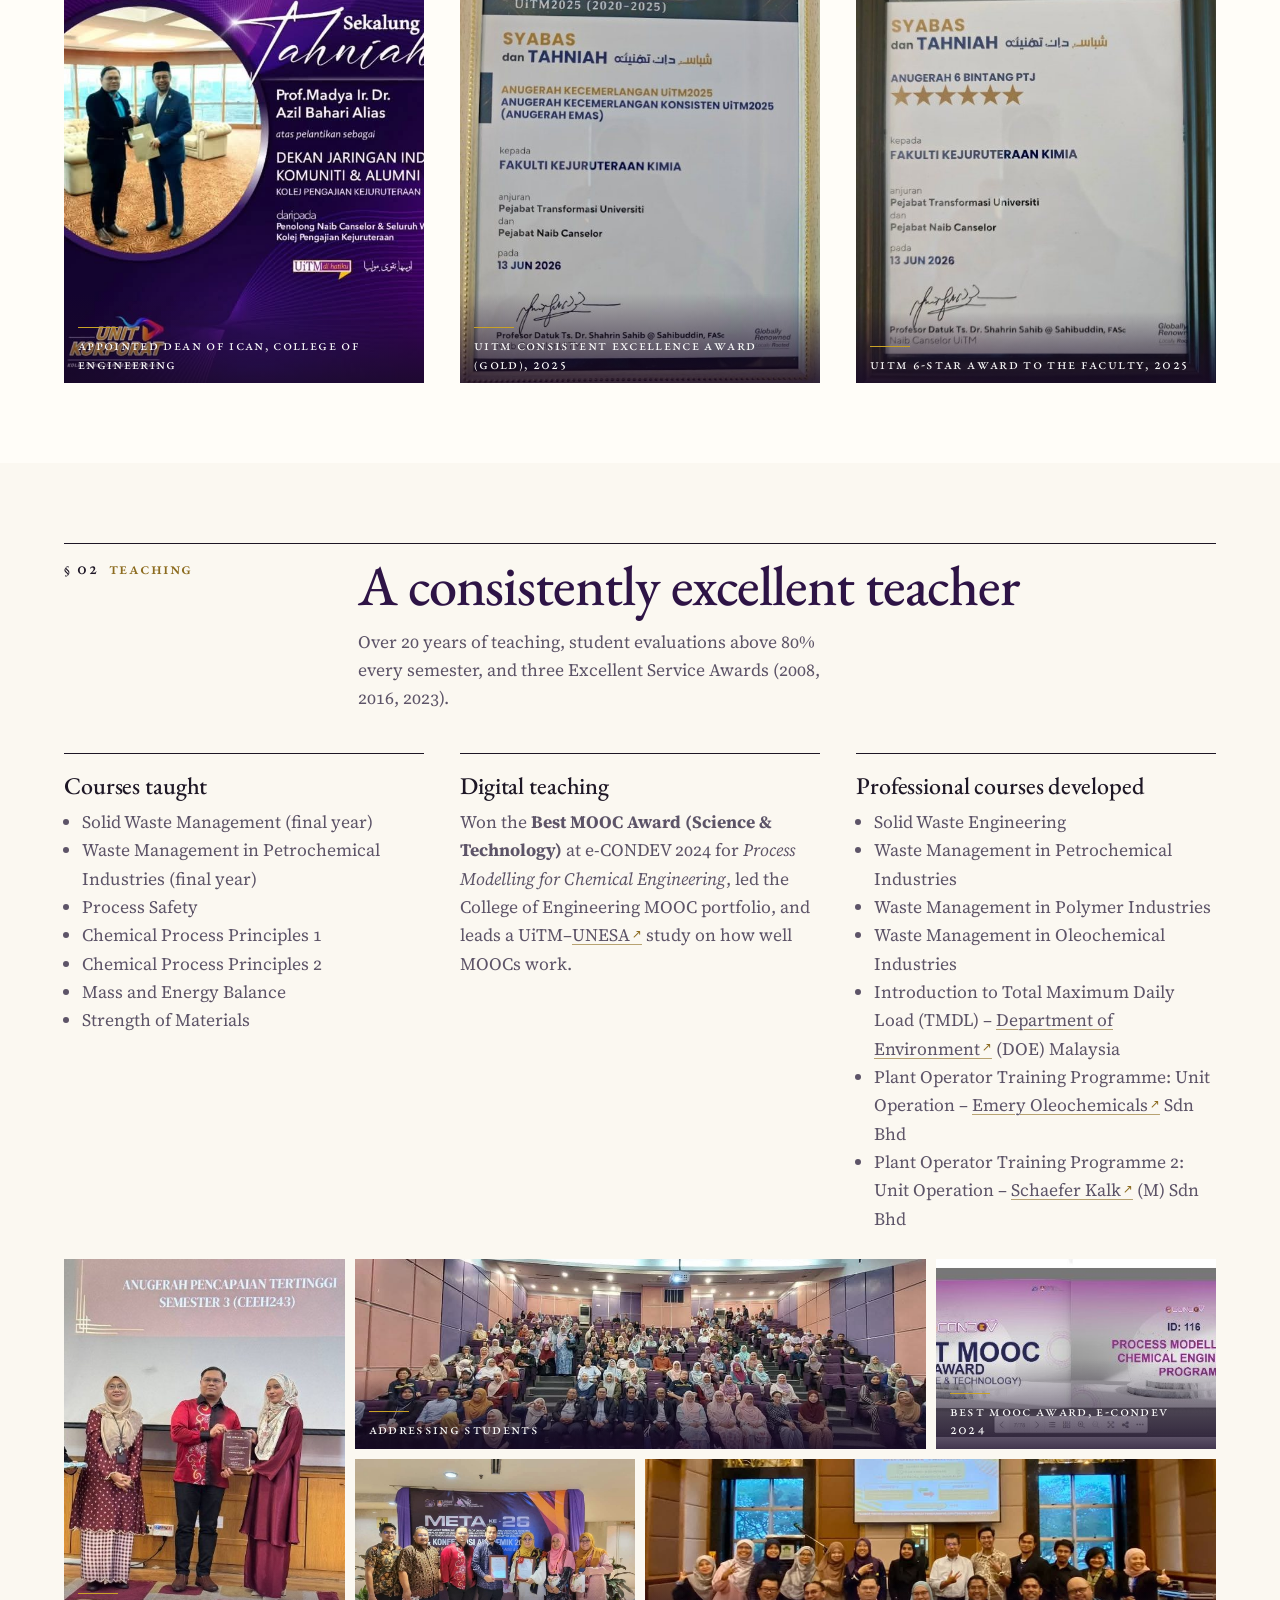
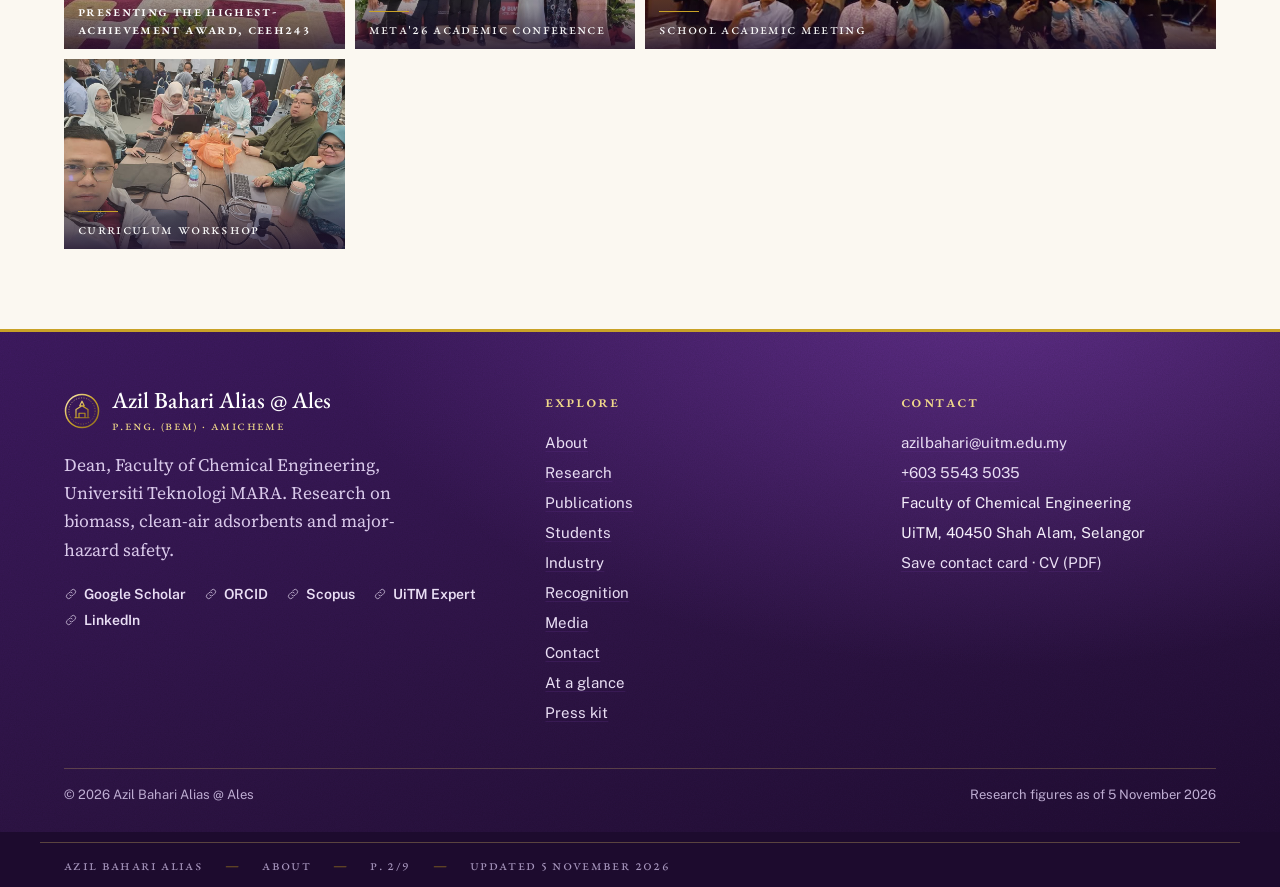
<file: about.html>
<!doctype html><html lang="en"><head><meta charset="utf-8"><meta name="viewport" content="width=device-width,initial-scale=1">
<title>About · Azil Bahari</title><meta name="description" content="Biography, qualifications, career milestones, academic leadership and teaching of Assoc. Prof. Ir. Dr. Azil Bahari Alias, UiTM."><link rel="canonical" href="https://azilbahari.github.io/about.html">
<meta property="og:type" content="profile"><meta property="og:title" content="About · Azil Bahari"><meta property="og:description" content="Biography, qualifications, career milestones, academic leadership and teaching of Assoc. Prof. Ir. Dr. Azil Bahari Alias, UiTM.">
<meta property="og:url" content="https://azilbahari.github.io/about.html"><meta property="og:image" content="https://azilbahari.github.io/img/og.jpg"><meta property="og:image:width" content="1200"><meta property="og:image:height" content="630"><meta property="og:image:alt" content="Assoc. Prof. Ir. Dr. Azil Bahari Alias, Dean, Faculty of Chemical Engineering, Universiti Teknologi MARA, with his portrait"><meta property="og:site_name" content="Azil Bahari Alias"><meta name="twitter:card" content="summary_large_image">
<meta name="theme-color" content="#2e1446"><link rel="icon" href="favicon.svg" type="image/svg+xml"><link rel="apple-touch-icon" href="img/touch.png">
<link rel="preconnect" href="https://fonts.googleapis.com"><link rel="preconnect" href="https://fonts.gstatic.com" crossorigin>
<link href="https://fonts.googleapis.com/css2?family=EB+Garamond:ital,wght@0,400..700;1,400..600&family=Source+Serif+4:ital,opsz,wght@0,8..60,400;0,8..60,600;1,8..60,400&family=Public+Sans:wght@400;500;600;700&display=swap" rel="stylesheet">
<script>try{var t=localStorage.getItem('theme');document.documentElement.dataset.theme=t||(matchMedia('(prefers-color-scheme: dark)').matches?'dark':'light')}catch(e){}</script>
<link rel="manifest" href="manifest.webmanifest"><link rel="stylesheet" href="style.css"><script type="application/ld+json">{"@context": "https://schema.org", "@type": "Person", "name": "Azil Bahari Alias @ Ales", "honorificPrefix": "Assoc. Prof. Ir. Dr.", "jobTitle": "Dean, Faculty of Chemical Engineering", "worksFor": {"@type": "CollegeOrUniversity", "name": "Universiti Teknologi MARA"}, "alumniOf": ["University of Melbourne", "Universiti Teknologi MARA", "Universiti Teknologi Malaysia"], "email": "mailto:azilbahari@uitm.edu.my", "url": "https://azilbahari.github.io/", "image": "https://azilbahari.github.io/img/portrait.jpg", "sameAs": ["https://scholar.google.com/citations?user=WMhAW5oAAAAJ", "https://orcid.org/0000-0002-6217-7392", "https://www.scopus.com/authid/detail.uri?authorId=24376439700", "https://expert.uitm.edu.my/expert/azilbahari", "https://my.linkedin.com/in/azil-bahari-alias-802880179"], "knowsAbout": ["Biomass valorisation", "Process safety", "CIMAH", "Activated carbon adsorbents", "Waste-to-energy", "Supercapacitors"]}</script><link rel="stylesheet" href="feat/timeline.css"></head><body class="p-about">
<a class="skip" href="#main">Skip to content</a>
<header class="top"><div class="wrap"><a class="brand" href="index.html"><svg class="seal" viewBox="0 0 48 48" aria-hidden="true"><defs><linearGradient id="sg" x1="0" y1="0" x2="1" y2="1"><stop offset="0" stop-color="#fff1bf"/><stop offset=".5" stop-color="#c9a227"/><stop offset="1" stop-color="#8c6b1f"/></linearGradient></defs>
<circle cx="24" cy="24" r="22" fill="none" stroke="url(#sg)" stroke-width="2"/><circle cx="24" cy="24" r="17.5" fill="none" stroke="url(#sg)" stroke-width=".8" stroke-dasharray="1.5 2"/>
<path d="M24 11l3 6h-6z M16 33V22l8-5 8 5v11 M20 33v-6h8v6 M14 33h20" fill="none" stroke="url(#sg)" stroke-width="1.6" stroke-linejoin="round"/></svg><span><b>Azil Bahari</b><small>Assoc. Prof. Ir. Dr. · UiTM</small></span></a>
<button class="menu" aria-expanded="false" aria-controls="nav">Menu</button><nav class="nav" id="nav" aria-label="Main"><a href="index.html">Home</a><a href="about.html" aria-current=page>About</a><a href="research.html">Research</a><a href="publications.html">Publications</a><a href="students.html">Students</a><a href="industry.html">Industry</a><a href="recognition.html">Recognition</a><a href="media.html">Media</a><a href="contact.html">Contact</a></nav><div class="cx-tools" data-index="search-index.json"><button class="cx-btn cx-search" type="button" aria-label="Search the site (press /)" aria-haspopup="dialog"><svg viewBox="0 0 24 24" fill="none" stroke="currentColor" stroke-width="1.4" stroke-linecap="round" aria-hidden="true"><circle cx="10.5" cy="10.5" r="6.5"/><path d="M15.5 15.5L21 21"/></svg><span>Search</span><kbd>/</kbd></button><button class="cx-btn cx-theme" type="button" aria-label="Switch to dark theme" aria-pressed="false"><svg class="cx-sun" viewBox="0 0 24 24" fill="none" stroke="currentColor" stroke-width="1.3" stroke-linecap="round" aria-hidden="true"><circle cx="12" cy="12" r="4.2"/><path d="M12 2.5v2.2M12 19.3v2.2M2.5 12h2.2M19.3 12h2.2M5.3 5.3l1.6 1.6M17.1 17.1l1.6 1.6M5.3 18.7l1.6-1.6M17.1 6.9l1.6-1.6"/></svg><svg class="cx-moon" viewBox="0 0 24 24" fill="none" stroke="currentColor" stroke-width="1.3" stroke-linecap="round" stroke-linejoin="round" aria-hidden="true"><path d="M19.5 14.6A8 8 0 0 1 9.4 4.5a8 8 0 1 0 10.1 10.1z"/><path d="M16.5 3.5v3M15 5h3" stroke-width="1"/></svg></button></div></div><div class="cx-progress" aria-hidden="true"><i></i></div></header>
<main id="main"><section class="phead"><div class="wrap"><div class="rh"><a href="index.html">Azil Bahari</a><span>Profile</span></div><h1>About</h1><p>Process engineer, then lecturer at <a class="xl" href="https://www.uitm.edu.my/" target=_blank rel=noopener>UiTM</a> from 2004, PhD in combustion from Melbourne, registered Professional Engineer, and Dean of Chemical Engineering since 2025.</p></div></section>
<section class="s"><div class="wrap grid g2" style="align-items:start;gap:48px">
<div class="rv essay"><div class="kicker">Biography</div><h2 id="a-career-in-chemical-engineering" class="h2">A career in chemical engineering</h2>
<p><span class="lead-in">Dr Azil Bahari Alias @ Ales</span> began his career as a process engineer before joining Universiti Teknologi MARA in 2004. He completed his PhD in combustion engineering at the <a class="xl" href="https://www.unimelb.edu.au/" target=_blank rel=noopener>University of Melbourne</a>, studying how rice husk and other biomass burn and release gases.<span class="sn">Ph.D. Chemical Engineering, The University of Melbourne, 2008–2012.</span></p>
<p class="bio">That foundation grew into a research programme on <b>biomass valorisation</b>: turning agricultural residues such as palm kernel shell, empty fruit bunch, coconut shell and rice husk into fuels, activated carbons and xerogel adsorbents that capture SO₂, H₂S, CO₂ and volatile organic compounds, and more recently into electrode materials for supercapacitors.</p>
<p>In parallel he built a national profile in <b>process safety</b>, contributing to more than 282 <a class="il" href="industry.html#how-a-major-hazard-safety-case-works">CIMAH</a> safety reports and risk studies for major-hazard installations, and developing industry training on dust-explosion zoning and CIMAH compliance.<span class="sn">Registered Professional Engineer, <a class="xl" href="https://bem.org.my/" target=_blank rel=noopener>Board of Engineers Malaysia</a>, 2022.</span></p>
<p>Since 2013 he has held a succession of leadership posts, and in 2025 he was appointed Dean of the <a class="xl" href="https://fkk.uitm.edu.my/" target=_blank rel=noopener>Faculty of Chemical Engineering</a>.</p>
<div class="tags"><span class="tag">Biomass conversion</span><span class="tag">Adsorbents & xerogels</span><span class="tag">Flue-gas cleaning</span><span class="tag">Energy storage</span><span class="tag">Waste management</span><span class="tag">Process safety & CIMAH</span><span class="tag">Coal cleaning technology</span></div></div>
<div class="rv"><figure class="ph " style="aspect-ratio:4/3"><img src="img/portrait-office.jpg" width="765" height="573" alt="Assoc. Prof. Ir. Dr. Azil Bahari Alias" loading="lazy" style="object-position:50% 30%"><figcaption>Assoc. Prof. Ir. Dr. Azil Bahari Alias</figcaption></figure>
<div class="grid g2" style="margin-top:22px"><div class="card gilt"><div class="kicker">2012</div><h3 id="ph-d-chemical-engineering-combustion" style="font-size:19px">Ph.D. (Chemical Engineering – Combustion)</h3><p class="muted" style="margin:0;font-size:14.5px">University of Melbourne, Australia</p></div><div class="card gilt"><div class="kicker">2004</div><h3 id="m-sc-energy-and-environment" style="font-size:19px">M.Sc. (Energy and Environment)</h3><p class="muted" style="margin:0;font-size:14.5px">Universiti Teknologi MARA</p></div><div class="card gilt"><div class="kicker">2000</div><h3 id="b-eng-hons-chemical-engineering" style="font-size:19px">B.Eng. (Hons) Chemical Engineering</h3><p class="muted" style="margin:0;font-size:14.5px"><a class="xl" href="https://www.utm.my/" target=_blank rel=noopener>Universiti Teknologi Malaysia</a></p></div>
<div class="card gilt"><div class="kicker">Registration</div><h3 id="professional-engineer-p122025" style="font-size:19px">Professional Engineer (P122025)</h3><p class="muted" style="margin:0;font-size:14.5px">Board of Engineers Malaysia · Associate Member, <a class="xl" href="https://www.icheme.org/" target=_blank rel=noopener>IChemE</a></p></div></div></div></div></section>

<section class="tlx" aria-labelledby="tlx-h">
 <div class="wrap tlx-grid">
  <header class="tlx-side">
   <div class="kicker orn">Career</div>
   <h2 id="tlx-h">Milestones, 2000 to 2026</h2>
   <div class="tlx-num" aria-hidden="true"><span>2000</span></div>
   <figure class="tlx-rib">
    <svg viewBox="-2 0 234 54" role="img" aria-label="Journal and conference papers per year, 2004 to 2026; peak of 13 in 2018"><g class="tlx-bars"><rect x="2" y="39.0" width="6" height="1.0" data-y="2004"><title>2004: 0 papers</title></rect><rect x="12" y="39.0" width="6" height="1.0" data-y="2005"><title>2005: 0 papers</title></rect><rect x="22" y="36.9" width="6" height="3.1" data-y="2006"><title>2006: 1 papers</title></rect><rect x="32" y="12.3" width="6" height="27.7" data-y="2007"><title>2007: 9 papers</title></rect><rect x="42" y="12.3" width="6" height="27.7" data-y="2008"><title>2008: 9 papers</title></rect><rect x="52" y="15.4" width="6" height="24.6" data-y="2009"><title>2009: 8 papers</title></rect><rect x="62" y="30.8" width="6" height="9.2" data-y="2010"><title>2010: 3 papers</title></rect><rect x="72" y="39.0" width="6" height="1.0" data-y="2011"><title>2011: 0 papers</title></rect><rect x="82" y="36.9" width="6" height="3.1" data-y="2012"><title>2012: 1 papers</title></rect><rect x="92" y="36.9" width="6" height="3.1" data-y="2013"><title>2013: 1 papers</title></rect><rect x="102" y="33.8" width="6" height="6.2" data-y="2014"><title>2014: 2 papers</title></rect><rect x="112" y="9.2" width="6" height="30.8" data-y="2015"><title>2015: 10 papers</title></rect><rect x="122" y="24.6" width="6" height="15.4" data-y="2016"><title>2016: 5 papers</title></rect><rect x="132" y="21.5" width="6" height="18.5" data-y="2017"><title>2017: 6 papers</title></rect><rect x="142" y="0.0" width="6" height="40.0" data-y="2018"><title>2018: 13 papers</title></rect><rect x="152" y="6.2" width="6" height="33.8" data-y="2019"><title>2019: 11 papers</title></rect><rect x="162" y="36.9" width="6" height="3.1" data-y="2020"><title>2020: 1 papers</title></rect><rect x="172" y="30.8" width="6" height="9.2" data-y="2021"><title>2021: 3 papers</title></rect><rect x="182" y="18.5" width="6" height="21.5" data-y="2022"><title>2022: 7 papers</title></rect><rect x="192" y="15.4" width="6" height="24.6" data-y="2023"><title>2023: 8 papers</title></rect><rect x="202" y="6.2" width="6" height="33.8" data-y="2024"><title>2024: 11 papers</title></rect><rect x="212" y="9.2" width="6" height="30.8" data-y="2025"><title>2025: 10 papers</title></rect><rect x="222" y="21.5" width="6" height="18.5" data-y="2026"><title>2026: 6 papers</title></rect></g><g class="tlx-ticks"><text x="5" y="51">04</text><text x="45" y="51">08</text><text x="85" y="51">12</text><text x="125" y="51">16</text><text x="165" y="51">20</text><text x="205" y="51">24</text><text x="225" y="51">26</text></g></svg>
    <figcaption>Papers per year, 2004 to 2026 &middot; 125 in total</figcaption>
   </figure>
  </header>
  <ol class="tlx-list"><li class="tlx-y" data-y="2000"><div class="tlx-yl" aria-hidden="true">2000</div><h3 id="2000" class="tlx-sr">2000</h3><ul><li class="tlx-m tlx-degree"><span class="tlx-k">Degree</span><h3 id="b-eng-hons-chemical-engineering-2">B.Eng. (Hons) Chemical Engineering</h3><p>Universiti Teknologi Malaysia, 1996 to 2000</p></li></ul></li><li class="tlx-y tlx-r" data-y="2001"><div class="tlx-yl" aria-hidden="true">2001</div><h3 id="2001" class="tlx-sr">2001</h3><ul><li class="tlx-m tlx-career"><span class="tlx-k">Appointment</span><h3 id="process-engineer">Process Engineer</h3><p>Etion Sdn Bhd, Sungai Petani</p></li></ul></li><li class="tlx-y" data-y="2004"><div class="tlx-yl" aria-hidden="true">2004</div><h3 id="2004" class="tlx-sr">2004</h3><ul><li class="tlx-m tlx-degree"><span class="tlx-k">Degree</span><h3 id="m-sc-energy-and-environment-2">M.Sc. Energy and Environment</h3><p>Universiti Teknologi MARA, 2002 to 2004</p></li><li class="tlx-m tlx-career"><span class="tlx-k">Appointment</span><h3 id="lecturer-faculty-of-chemical-engineering">Lecturer, Faculty of Chemical Engineering</h3><p>UiTM Shah Alam</p></li><li class="tlx-m tlx-award"><span class="tlx-k">Award</span><h3 id="first-gold-medal">First gold medal</h3><p>Malaysia Public University Expo of Science, Technology and Innovation</p></li></ul><p class="tlx-tally">0 papers &middot; 0 grants begun &middot; 1 award</p></li><li class="tlx-y tlx-r" data-y="2005"><div class="tlx-yl" aria-hidden="true">2005</div><h3 id="2005" class="tlx-sr">2005</h3><ul><li class="tlx-m tlx-award"><span class="tlx-k">Award</span><h3 id="excellent-scientist-award">Excellent Scientist Award</h3><p><a class="xl" href="https://www.mosti.gov.my/" target=_blank rel=noopener>Ministry of Science, Technology and Innovation</a> (MOSTI), Malaysia</p></li><li class="tlx-m tlx-award"><span class="tlx-k">Award</span><h3 id="gold-medal-geneva">Gold Medal, Geneva</h3><p>33rd <a class="xl" href="https://inventions-geneva.ch/" target=_blank rel=noopener>International Exhibition of New Techniques and Products</a></p></li></ul><p class="tlx-tally">0 papers &middot; 0 grants begun &middot; 4 <a class="il" href="recognition.html#awards-newest-first">awards</a></p></li><li class="tlx-y" data-y="2006"><div class="tlx-yl" aria-hidden="true">2006</div><h3 id="2006" class="tlx-sr">2006</h3><ul><li class="tlx-m tlx-grant"><span class="tlx-k">Grant</span><h3 id="first-research-grant">First research grant</h3><p>Fluidised-bed test rig for palm fibre, RM16,600, co-researcher</p></li></ul><p class="tlx-tally">1 paper &middot; 1 grant begun &middot; 0 awards</p></li><li class="tlx-y tlx-r" data-y="2007"><div class="tlx-yl" aria-hidden="true">2007</div><h3 id="2007" class="tlx-sr">2007</h3><ul><li class="tlx-m tlx-career"><span class="tlx-k">Appointment</span><h3 id="engineering-foundation-coordinator">Engineering Foundation Coordinator</h3><p>UiTM, 2007 to 2008</p></li></ul><p class="tlx-tally">9 papers &middot; 3 grants begun &middot; 1 award</p></li><li class="tlx-y" data-y="2008"><div class="tlx-yl" aria-hidden="true">2008</div><h3 id="2008" class="tlx-sr">2008</h3><ul><li class="tlx-m tlx-degree"><span class="tlx-k">Degree</span><h3 id="doctoral-study-begins-in-melbourne">Doctoral study begins in Melbourne</h3><p>Chemical Engineering (Combustion), The University of Melbourne</p></li><li class="tlx-m tlx-award"><span class="tlx-k">Award</span><h3 id="obelisk-the-world-invention-award">Obelisk, The World Invention Award</h3><p>Overall winner, with gold medal, <a class="xl" href="https://www.britishinventionshow.com/" target=_blank rel=noopener>British Invention Show</a> 2008, London</p></li></ul><p class="tlx-tally">9 papers &middot; 0 grants begun &middot; 9 awards</p></li><li class="tlx-y tlx-r" data-y="2009"><div class="tlx-yl" aria-hidden="true">2009</div><h3 id="2009" class="tlx-sr">2009</h3><ul><li class="tlx-m tlx-award"><span class="tlx-k">Award</span><h3 id="second-gold-medal-in-london">Second gold medal in London</h3><p>British Invention Show 2009</p></li><li class="tlx-m tlx-paper"><span class="tlx-k">Publication</span><h3 id="first-q1-journal-paper">First Q1 journal paper</h3><p>Waste Management</p></li></ul><p class="tlx-tally">8 papers &middot; 0 grants begun &middot; 2 awards</p></li><li class="tlx-y" data-y="2012"><div class="tlx-yl" aria-hidden="true">2012</div><h3 id="2012" class="tlx-sr">2012</h3><ul><li class="tlx-m tlx-degree"><span class="tlx-k">Degree</span><h3 id="ph-d-chemical-engineering-combustion-2">Ph.D. Chemical Engineering (Combustion)</h3><p>The University of Melbourne, Australia</p></li></ul><p class="tlx-tally">1 paper &middot; 2 grants begun &middot; 0 awards</p></li><li class="tlx-y tlx-r" data-y="2013"><div class="tlx-yl" aria-hidden="true">2013</div><h3 id="2013" class="tlx-sr">2013</h3><ul><li class="tlx-m tlx-career"><span class="tlx-k">Appointment</span><h3 id="deputy-dean-student-affairs">Deputy Dean, Student Affairs</h3><p>Faculty of Chemical Engineering, 2013 to 2015</p></li><li class="tlx-m tlx-grant"><span class="tlx-k">Grant</span><h3 id="first-national-grant-as-principal-investigator">First national grant as principal investigator</h3><p>RAGS, combustion kinetics of coal and municipal solid waste, RM65,000</p></li></ul><p class="tlx-tally">1 paper &middot; 3 grants begun &middot; 0 awards</p></li><li class="tlx-y" data-y="2015"><div class="tlx-yl" aria-hidden="true">2015</div><h3 id="2015" class="tlx-sr">2015</h3><ul><li class="tlx-m tlx-career"><span class="tlx-k">Appointment</span><h3 id="deputy-dean-research-and-industrial-linkages">Deputy Dean, Research and Industrial Linkages</h3><p>Faculty of Chemical Engineering, 2015 to 2017</p></li></ul><p class="tlx-tally">10 papers &middot; 0 grants begun &middot; 1 award</p></li><li class="tlx-y tlx-r" data-y="2016"><div class="tlx-yl" aria-hidden="true">2016</div><h3 id="2016" class="tlx-sr">2016</h3><ul><li class="tlx-m tlx-student"><span class="tlx-k">Supervision</span><h3 id="first-postgraduate-student-graduates">First postgraduate student graduates</h3><p>M.Sc., Mohd Saufi bin Md Zaini, as co-supervisor</p></li></ul><p class="tlx-tally">5 papers &middot; 3 grants begun &middot; 4 awards</p></li><li class="tlx-y" data-y="2018"><div class="tlx-yl" aria-hidden="true">2018</div><h3 id="2018" class="tlx-sr">2018</h3><ul><li class="tlx-m tlx-paper"><span class="tlx-k">Publication</span><h3 id="13-papers-in-a-single-year">13 papers in a single year</h3><p>The most productive publishing year to date</p></li></ul><p class="tlx-tally">13 papers &middot; 2 grants begun &middot; 0 awards</p></li><li class="tlx-y tlx-r" data-y="2019"><div class="tlx-yl" aria-hidden="true">2019</div><h3 id="2019" class="tlx-sr">2019</h3><ul><li class="tlx-m tlx-career"><span class="tlx-k">Appointment</span><h3 id="founding-head-inpres-research-group">Founding Head, INPRES Research Group</h3><p><a class="xl" href="https://inpres-uitm.github.io/" target=_blank rel=noopener>Industrial Process Reliability and Sustainability</a>, UiTM Entiti Kecemerlangan Tier 4</p></li><li class="tlx-m tlx-grant"><span class="tlx-k">Grant</span><h3 id="frgs-as-principal-investigator">FRGS as principal investigator</h3><p>Monte Carlo simulation of CO₂ transport diffusion, RM99,000</p></li></ul><p class="tlx-tally">11 papers &middot; 2 grants begun &middot; 0 awards</p></li><li class="tlx-y" data-y="2022"><div class="tlx-yl" aria-hidden="true">2022</div><h3 id="2022" class="tlx-sr">2022</h3><ul><li class="tlx-m tlx-career"><span class="tlx-k">Appointment</span><h3 id="professional-engineer">Professional Engineer</h3><p>Board of Engineers Malaysia, registered 1 April 2022</p></li></ul><p class="tlx-tally">7 papers &middot; 2 grants begun &middot; 1 award</p></li><li class="tlx-y tlx-r" data-y="2023"><div class="tlx-yl" aria-hidden="true">2023</div><h3 id="2023" class="tlx-sr">2023</h3><ul><li class="tlx-m tlx-career"><span class="tlx-k">Appointment</span><h3 id="head-school-of-chemical-engineering">Head, School of Chemical Engineering</h3><p>College of Engineering, UiTM, 2023 to 2025</p></li></ul><p class="tlx-tally">8 papers &middot; 3 grants begun &middot; 1 award</p></li><li class="tlx-y" data-y="2024"><div class="tlx-yl" aria-hidden="true">2024</div><h3 id="2024" class="tlx-sr">2024</h3><ul><li class="tlx-m tlx-career"><span class="tlx-k">Appointment</span><h3 id="dean-industry-community-and-alumni-network">Dean, Industry, Community and Alumni Network</h3><p>College of Engineering, UiTM, 2024 to 2025</p></li><li class="tlx-m tlx-award"><span class="tlx-k">Award</span><h3 id="best-research-group-and-most-publications">Best Research Group and Most Publications</h3><p>DNA Penyelidikan @ KPK 2024, College of Engineering, UiTM</p></li><li class="tlx-m tlx-award"><span class="tlx-k">Award</span><h3 id="best-mooc-award">Best MOOC Award</h3><p>Process Modelling for Chemical Engineering, e-CONDEV 2024</p></li><li class="tlx-m tlx-student"><span class="tlx-k">Supervision</span><h3 id="first-ph-d-graduate-as-main-supervisor">First Ph.D. graduate as main supervisor</h3><p>Deana Qarizada</p></li></ul><p class="tlx-tally">11 papers &middot; 1 grant begun &middot; 6 awards</p><figure class="tlx-fig"><img src="img/ican-dean.jpg" alt="Appointed Dean of ICAN, College of Engineering" loading="lazy" width="600" height="750"><figcaption>Appointed Dean of ICAN, College of Engineering</figcaption></figure><figure class="tlx-fig"><img src="img/cert-best-group.jpg" alt="Best Research Group certificate, KPK 2024" loading="lazy" width="600" height="750"><figcaption>Best Research Group certificate, KPK 2024</figcaption></figure></li><li class="tlx-y tlx-r" data-y="2025"><div class="tlx-yl" aria-hidden="true">2025</div><h3 id="2025" class="tlx-sr">2025</h3><ul><li class="tlx-m tlx-career"><span class="tlx-k">Appointment</span><h3 id="dean-faculty-of-chemical-engineering">Dean, Faculty of Chemical Engineering</h3><p>Universiti Teknologi MARA, 2025 to present</p></li><li class="tlx-m tlx-grant"><span class="tlx-k">Grant</span><h3 id="largest-grant-as-principal-investigator">Largest grant as principal investigator</h3><p>Preferential flow in gas mask filters in Malaysia’s climate, RM177,800</p></li></ul><p class="tlx-tally">10 papers &middot; 2 grants begun &middot; 1 award</p><figure class="tlx-fig"><img src="img/portrait-office.jpg" alt="Assoc. Prof. Ir. Dr. Azil Bahari Alias" loading="lazy" width="600" height="750"><figcaption>Assoc. Prof. Ir. Dr. Azil Bahari Alias</figcaption></figure></li><li class="tlx-y" data-y="2026"><div class="tlx-yl" aria-hidden="true">2026</div><h3 id="2026" class="tlx-sr">2026</h3><ul><li class="tlx-m tlx-grant"><span class="tlx-k">Grant</span><h3 id="malaysia-thailand-research-partnership">Malaysia–Thailand research partnership</h3><p>Biochar supercapacitors optimised by machine learning, RM50,000, principal investigator</p></li></ul><p class="tlx-tally">6 papers &middot; 2 grants begun &middot; 1 award</p></li></ol>
 </div>
</section>

<section class="s alt"><div class="wrap"><div><div class="sh rv"><div class="kicker">Leadership</div><div><h2 id="thirteen-years-of-academic-leadership">Thirteen years of academic leadership</h2></div></div>
<div class="card gilt rv"><h3 id="as-dean-2025-present">As Dean (2025 – present)</h3><p class="muted">Leads its strategy towards UiTM2030. In 2025 the faculty received UiTM's 6-Star Responsibility Centre award, the Consistent Excellence Award (Gold), the Internationalisation Excellence Award and first place for Strategic Resource Generation. Ten academic staff were promoted in 2026, and the faculty hosts ICGSCE–IPET 2026.</p></div>
<div class="grid g2" style="margin-top:22px">
<div class="card rv"><h3 id="head-of-school" style="font-size:20px">Head of School</h3><p class="muted" style="margin:0;font-size:15px">Led curriculum review and interim <a class="xl" href="https://eac.org.my/" target=_blank rel=noopener>EAC</a> accreditation for the BEng Chemical and Oil & Gas programmes, initiated the MSc in Industrial Safety & Waste Management, and saw UiTM enter the <a class="xl" href="https://www.topuniversities.com/subject-rankings" target=_blank rel=noopener>QS subject rankings</a> in Chemical and Petroleum Engineering.</p></div>
<div class="card rv"><h3 id="dean-ican" style="font-size:20px">Dean, ICAN</h3><p class="muted" style="margin:0;font-size:15px">Led industry, community and alumni networking for the College of Engineering, coordinated CEO@Faculty, and secured alumni contributions including Safetii safety software (RM 200,000).</p></div></div>
<div class="grid g3" style="margin-top:22px"><figure class="ph " style="aspect-ratio:3/4"><img src="img/ican-dean.jpg" width="1080" height="810" alt="Appointed Dean of ICAN, College of Engineering" loading="lazy" style="object-position:50% 40%"><figcaption>Appointed Dean of ICAN, College of Engineering</figcaption></figure><figure class="ph " style="aspect-ratio:3/4"><img src="img/faculty-award-1.jpg" width="511" height="682" alt="UiTM Consistent Excellence Award (Gold), 2025" loading="lazy" style="object-position:50% 30%"><figcaption>UiTM Consistent Excellence Award (Gold), 2025</figcaption></figure><figure class="ph " style="aspect-ratio:3/4"><img src="img/faculty-award-2.jpg" width="512" height="682" alt="UiTM 6-Star award to the faculty, 2025" loading="lazy" style="object-position:50% 30%"><figcaption>UiTM 6-Star award to the faculty, 2025</figcaption></figure></div></div></div></section>

<section class="s"><div class="wrap"><div class="sh rv"><div class="kicker">Teaching</div><div><h2 id="a-consistently-excellent-teacher">A consistently excellent teacher</h2><p>Over 20 years of teaching, student evaluations above 80% every semester, and three Excellent Service Awards (2008, 2016, 2023).</p></div></div>
<div class="grid g3">
<div class="card rv"><h3 id="courses-taught">Courses taught</h3><ul class="muted" style="padding-left:18px;margin:0"><li>Solid Waste Management (final year)</li><li>Waste Management in Petrochemical Industries (final year)</li><li>Process Safety</li><li>Chemical Process Principles 1</li><li>Chemical Process Principles 2</li><li>Mass and Energy Balance</li><li>Strength of Materials</li></ul></div>
<div class="card rv"><h3 id="digital-teaching">Digital teaching</h3><p class="muted" style="margin:0">Won the <b>Best MOOC Award (Science & Technology)</b> at e-CONDEV 2024 for <i>Process Modelling for Chemical Engineering</i>, led the College of Engineering MOOC portfolio, and leads a UiTM–<a class="xl" href="https://www.unesa.ac.id/" target=_blank rel=noopener>UNESA</a> study on how well MOOCs work.</p></div>
<div class="card rv"><h3 id="professional-courses-developed">Professional courses developed</h3><ul class="muted" style="padding-left:18px;margin:0"><li>Solid Waste Engineering</li><li>Waste Management in Petrochemical Industries</li><li>Waste Management in Polymer Industries</li><li>Waste Management in Oleochemical Industries</li><li>Introduction to Total Maximum Daily Load (TMDL) – <a class="xl" href="https://www.doe.gov.my/" target=_blank rel=noopener>Department of Environment</a> (DOE) Malaysia</li><li>Plant Operator Training Programme: Unit Operation – <a class="xl" href="https://www.emeryoleo.com/" target=_blank rel=noopener>Emery Oleochemicals</a> Sdn Bhd</li><li>Plant Operator Training Programme 2: Unit Operation – <a class="xl" href="https://www.schaeferkalk.de/en" target=_blank rel=noopener>Schaefer Kalk</a> (M) Sdn Bhd</li></ul></div></div>
<div class="mosaic" style="margin-top:26px"><figure class="ph h2"><img src="img/award-ceremony.jpg" width="440" height="587" alt="Presenting the highest-achievement award, CEEH243" loading="lazy" style="object-position:50% 25%"><figcaption>Presenting the highest-achievement award, CEEH243</figcaption></figure><figure class="ph w2"><img src="img/addressing-students.jpg" width="1080" height="486" alt="Addressing students" loading="lazy" style="object-position:50% 40%"><figcaption>Addressing students</figcaption></figure><figure class="ph "><img src="img/mooc-award.jpg" width="647" height="255" alt="Best MOOC Award, e-CONDEV 2024" loading="lazy" style="object-position:50% 50%"><figcaption>Best MOOC Award, e-CONDEV 2024</figcaption></figure><figure class="ph "><img src="img/meta26.jpg" width="1080" height="810" alt="META&#x27;26 academic conference" loading="lazy" style="object-position:50% 40%"><figcaption>META&#x27;26 academic conference</figcaption></figure><figure class="ph w2"><img src="img/school-meeting.jpg" width="1080" height="810" alt="School academic meeting" loading="lazy" style="object-position:50% 40%"><figcaption>School academic meeting</figcaption></figure><figure class="ph "><img src="img/workshop.jpg" width="1080" height="810" alt="Curriculum workshop" loading="lazy" style="object-position:50% 40%"><figcaption>Curriculum workshop</figcaption></figure></div></div></section></main>
<div class="braid" aria-hidden="true"></div>
<footer class="ft velvet"><div class="wrap"><div class="cols">
<div><a class="brand" href="index.html"><svg class="seal" viewBox="0 0 48 48" aria-hidden="true"><defs><linearGradient id="sg-ft" x1="0" y1="0" x2="1" y2="1"><stop offset="0" stop-color="#fff1bf"/><stop offset=".5" stop-color="#c9a227"/><stop offset="1" stop-color="#8c6b1f"/></linearGradient></defs>
<circle cx="24" cy="24" r="22" fill="none" stroke="url(#sg-ft)" stroke-width="2"/><circle cx="24" cy="24" r="17.5" fill="none" stroke="url(#sg-ft)" stroke-width=".8" stroke-dasharray="1.5 2"/>
<path d="M24 11l3 6h-6z M16 33V22l8-5 8 5v11 M20 33v-6h8v6 M14 33h20" fill="none" stroke="url(#sg-ft)" stroke-width="1.6" stroke-linejoin="round"/></svg><span><b>Azil Bahari Alias @ Ales</b><small>P.Eng. (BEM) · AMIChemE</small></span></a>
<p style="color:#d9c9ea;max-width:40ch;margin-top:16px">Dean, Faculty of Chemical Engineering, Universiti Teknologi MARA. Research on biomass, clean-air adsorbents and major-hazard safety.</p><div class="ids"><a href="https://scholar.google.com/citations?user=WMhAW5oAAAAJ" target="_blank" rel="noopener"><svg class="" viewBox="0 0 24 24" fill="none" stroke="currentColor" stroke-width="1.7" stroke-linecap="round" stroke-linejoin="round" aria-hidden="true"><path d="M10 14a4 4 0 0 0 5.7 0l3-3a4 4 0 0 0-5.7-5.7l-1 1M14 10a4 4 0 0 0-5.7 0l-3 3a4 4 0 0 0 5.7 5.7l1-1"/></svg>Google Scholar</a><a href="https://orcid.org/0000-0002-6217-7392" target="_blank" rel="noopener"><svg class="" viewBox="0 0 24 24" fill="none" stroke="currentColor" stroke-width="1.7" stroke-linecap="round" stroke-linejoin="round" aria-hidden="true"><path d="M10 14a4 4 0 0 0 5.7 0l3-3a4 4 0 0 0-5.7-5.7l-1 1M14 10a4 4 0 0 0-5.7 0l-3 3a4 4 0 0 0 5.7 5.7l1-1"/></svg>ORCID</a><a href="https://www.scopus.com/authid/detail.uri?authorId=24376439700" target="_blank" rel="noopener"><svg class="" viewBox="0 0 24 24" fill="none" stroke="currentColor" stroke-width="1.7" stroke-linecap="round" stroke-linejoin="round" aria-hidden="true"><path d="M10 14a4 4 0 0 0 5.7 0l3-3a4 4 0 0 0-5.7-5.7l-1 1M14 10a4 4 0 0 0-5.7 0l-3 3a4 4 0 0 0 5.7 5.7l1-1"/></svg>Scopus</a><a href="https://expert.uitm.edu.my/expert/azilbahari" target="_blank" rel="noopener"><svg class="" viewBox="0 0 24 24" fill="none" stroke="currentColor" stroke-width="1.7" stroke-linecap="round" stroke-linejoin="round" aria-hidden="true"><path d="M10 14a4 4 0 0 0 5.7 0l3-3a4 4 0 0 0-5.7-5.7l-1 1M14 10a4 4 0 0 0-5.7 0l-3 3a4 4 0 0 0 5.7 5.7l1-1"/></svg>UiTM Expert</a><a href="https://my.linkedin.com/in/azil-bahari-alias-802880179" target="_blank" rel="noopener"><svg class="" viewBox="0 0 24 24" fill="none" stroke="currentColor" stroke-width="1.7" stroke-linecap="round" stroke-linejoin="round" aria-hidden="true"><path d="M10 14a4 4 0 0 0 5.7 0l3-3a4 4 0 0 0-5.7-5.7l-1 1M14 10a4 4 0 0 0-5.7 0l-3 3a4 4 0 0 0 5.7 5.7l1-1"/></svg>LinkedIn</a></div></div>
<div><h2>Explore</h2><ul><li><a href="about.html">About</a></li><li><a href="research.html">Research</a></li><li><a href="publications.html">Publications</a></li><li><a href="students.html">Students</a></li><li><a href="industry.html">Industry</a></li><li><a href="recognition.html">Recognition</a></li><li><a href="media.html">Media</a></li><li><a href="contact.html">Contact</a></li><li><a href="glance.html">At a glance</a></li><li><a href="press.html">Press kit</a></li></ul></div>
<div><h2>Contact</h2><ul><li><a href="mailto:azilbahari@uitm.edu.my">azilbahari@uitm.edu.my</a></li><li><a href="tel:+60355435035">+603 5543 5035</a></li>
<li>Faculty of Chemical Engineering<br>UiTM, 40450 Shah Alam, Selangor</li><li><a href="azil-bahari.vcf">Save contact card</a> · <a href="cv.pdf">CV (PDF)</a></li></ul></div></div>
<div class="base"><span>© 2026 Azil Bahari Alias @ Ales</span><span>Research figures as of 5 November 2026</span></div></div></footer>
<div class="folio"><div class="wrap"><span>Azil Bahari Alias</span><span>About</span><span>p. 2/9</span><span>Updated 5 November 2026</span></div></div>
<script src="site.js" defer></script><script src="feat/chrome.js" defer></script><script src="feat/timeline.js" defer></script></body></html>
</file>
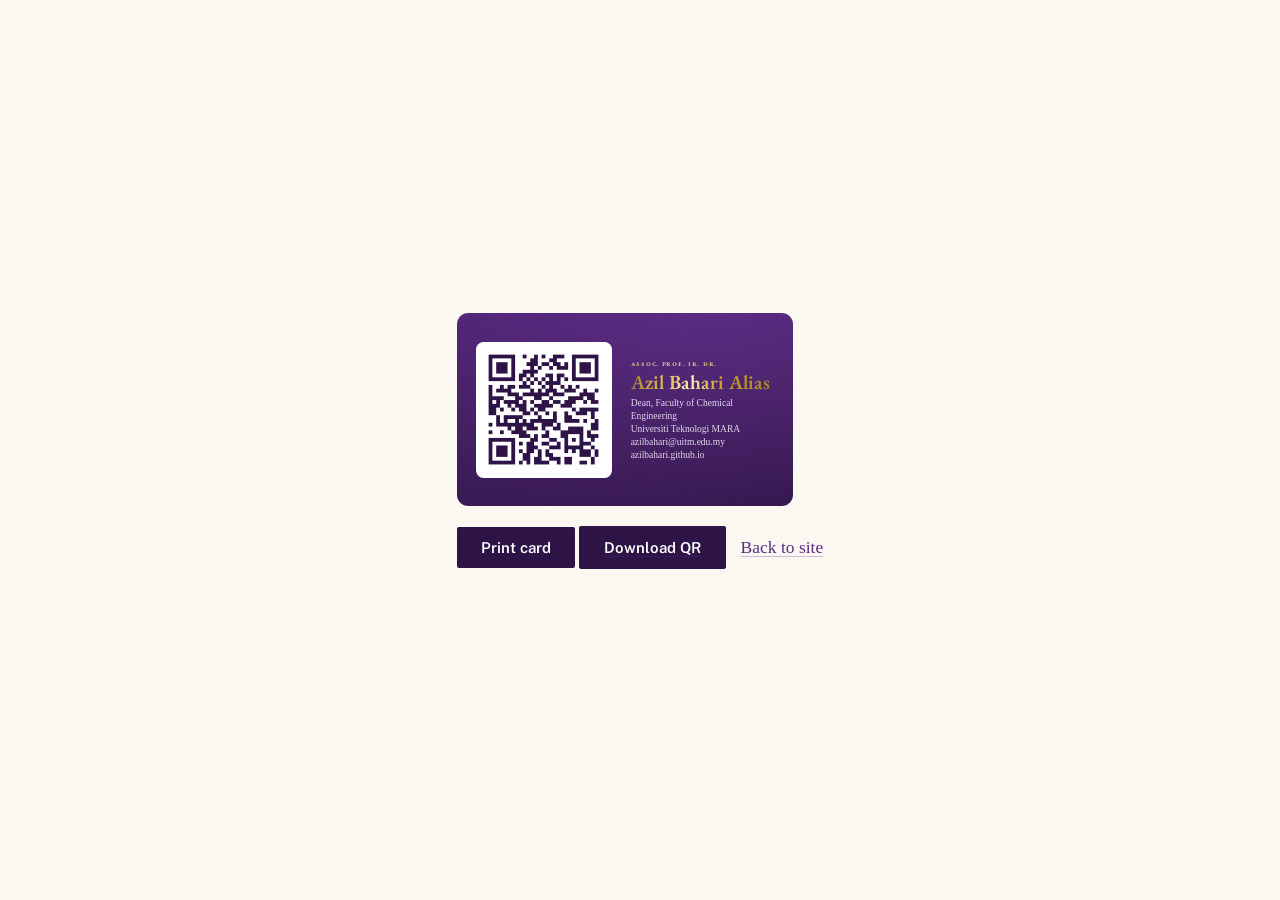
<file: card.html>
<!doctype html><html lang="en"><head><meta charset="utf-8"><meta name="viewport" content="width=device-width,initial-scale=1"><title>QR card · Azil Bahari</title><meta name="robots" content="noindex">
<link href="https://fonts.googleapis.com/css2?family=EB+Garamond:wght@500;600&family=Public+Sans:wght@400;600&display=swap" rel="stylesheet"><link rel="stylesheet" href="style.css">
<style>body{display:grid;place-items:center;min-height:100vh;padding:24px}.nc{width:89mm;height:51mm;display:flex;gap:5mm;align-items:center;padding:5mm;border-radius:3mm;box-shadow:var(--shadow)}
.nc img{width:36mm;height:36mm;background:#fff;padding:1.5mm;border-radius:2mm}.nc b{font:600 20px/1.05 var(--serif);display:block;margin:4px 0}.nc small{font-size:9.5px;line-height:1.35;display:block;color:#e2d6ef}
@media print{.top,.no{display:none}.nc{box-shadow:none}}
@media screen and (max-width:360px){body{padding:12px}.nc{width:100%;height:auto;min-height:51mm}.nc img{width:30mm;height:30mm;flex:none}}</style></head><body><div><div class="nc velvet"><img src="img/qr.png" width="528" height="528" alt="QR code to azilbahari.github.io"><div><div class="kicker" style="font-size:8px">Assoc. Prof. Ir. Dr.</div><b class="foil">Azil Bahari Alias</b><small>Dean, Faculty of Chemical Engineering<br>Universiti Teknologi MARA<br>azilbahari@uitm.edu.my<br>azilbahari.github.io</small></div></div>
<p class="no" style="text-align:center;margin-top:20px"><button class="btn btn-ink" onclick="print()" style="border:0;cursor:pointer">Print card</button> <a class="btn btn-ink" href="img/qr.png" download="azil-bahari-qr.png">Download QR</a> <a href="index.html" style="margin-left:10px">Back to site</a></p></div></body></html>
</file>
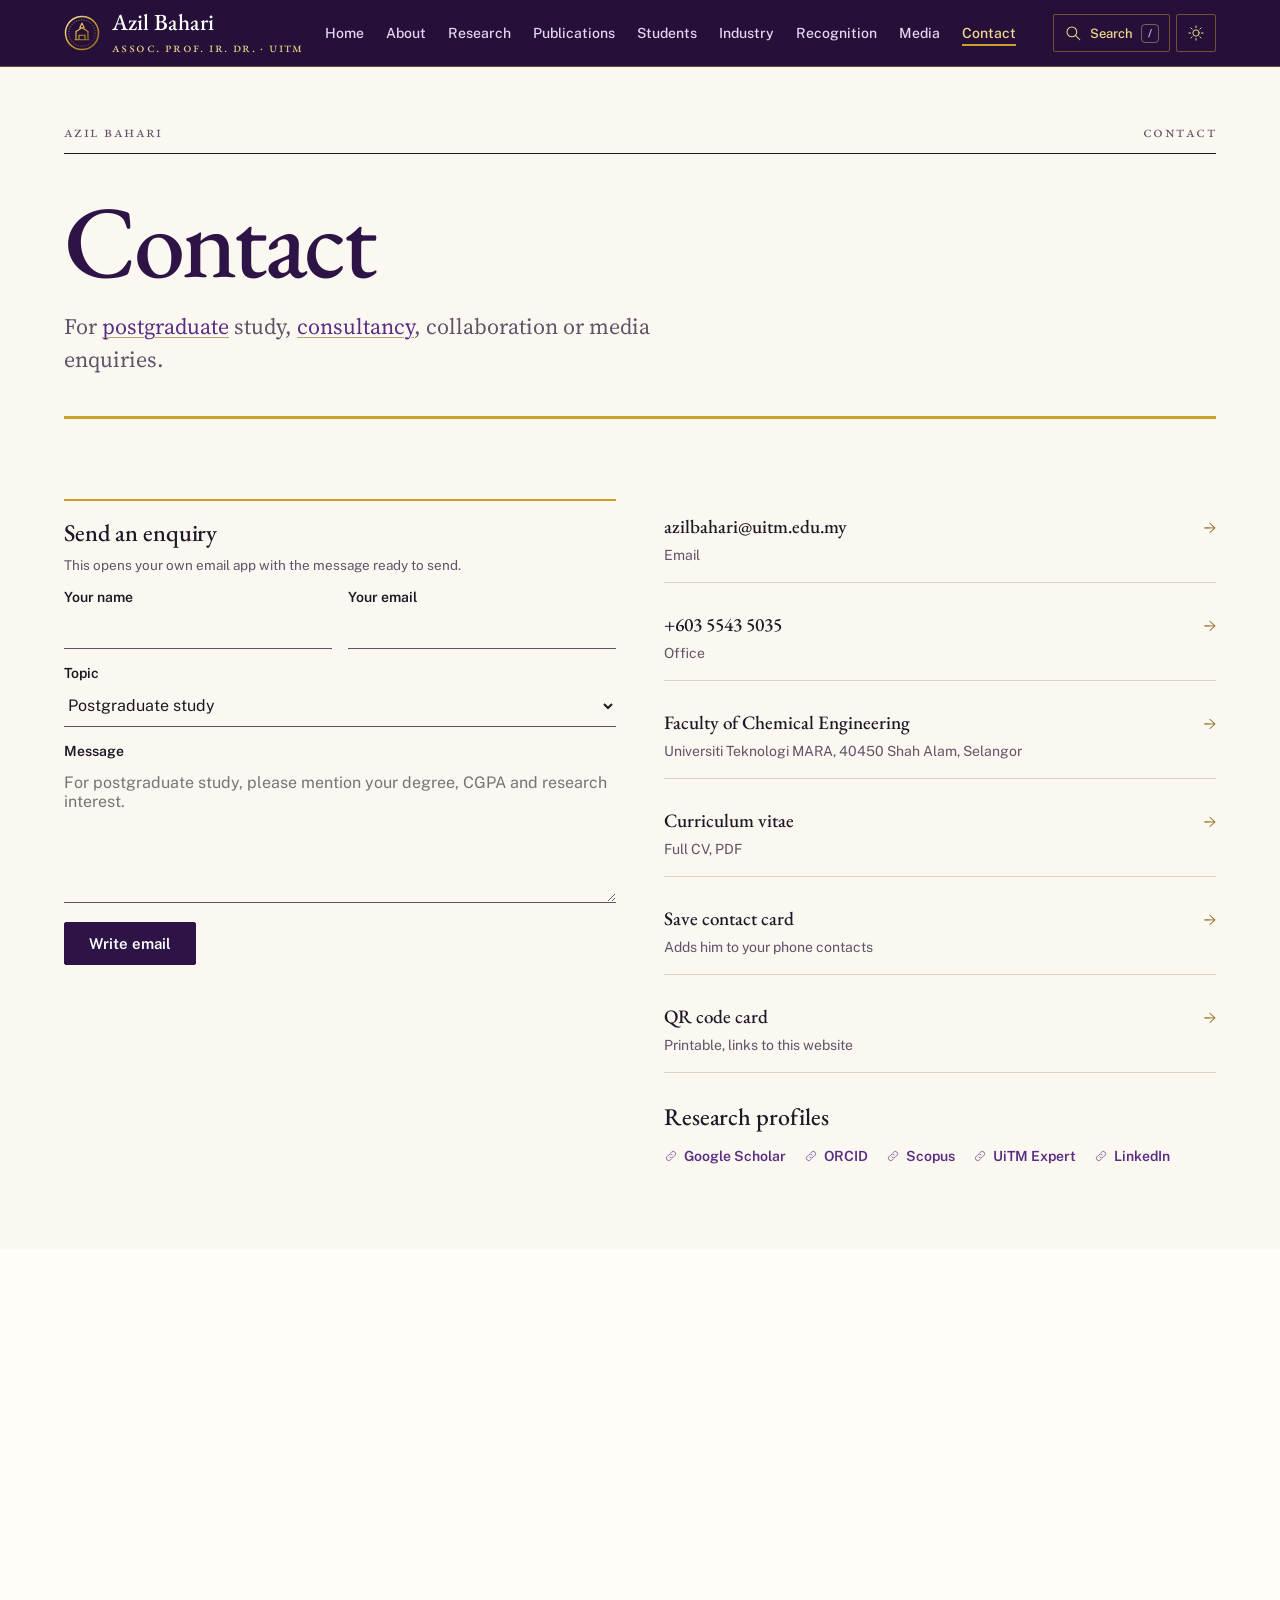
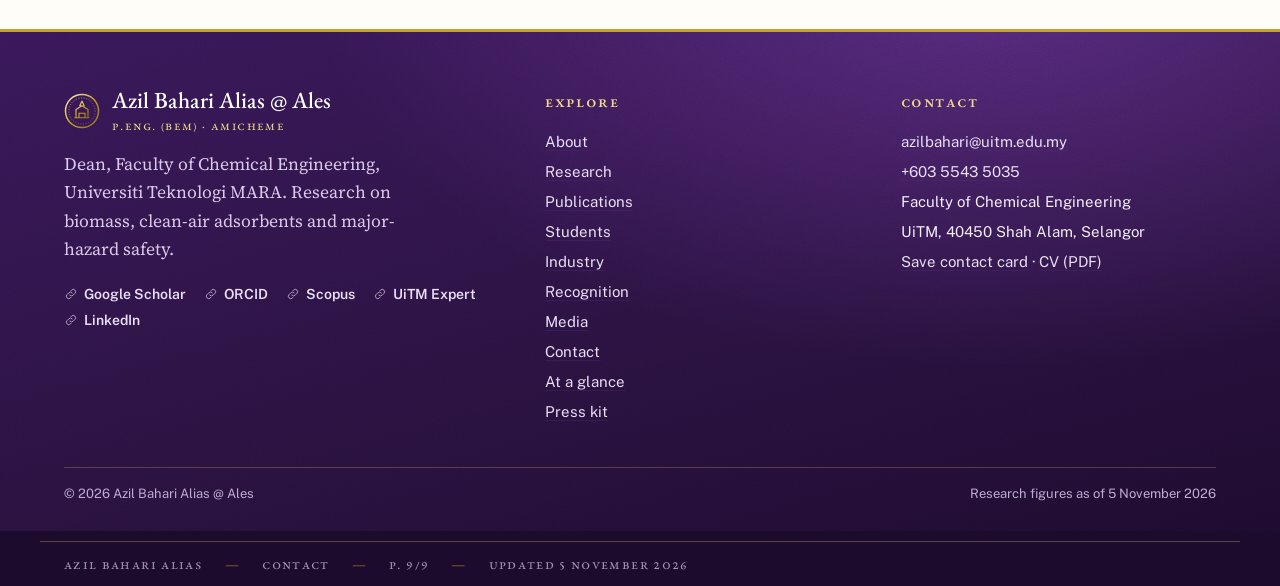
<file: contact.html>
<!doctype html><html lang="en"><head><meta charset="utf-8"><meta name="viewport" content="width=device-width,initial-scale=1">
<title>Contact · Azil Bahari</title><meta name="description" content="Contact Assoc. Prof. Ir. Dr. Azil Bahari Alias, Faculty of Chemical Engineering, UiTM Shah Alam."><link rel="canonical" href="https://azilbahari.github.io/contact.html">
<meta property="og:type" content="profile"><meta property="og:title" content="Contact · Azil Bahari"><meta property="og:description" content="Contact Assoc. Prof. Ir. Dr. Azil Bahari Alias, Faculty of Chemical Engineering, UiTM Shah Alam.">
<meta property="og:url" content="https://azilbahari.github.io/contact.html"><meta property="og:image" content="https://azilbahari.github.io/img/og.jpg"><meta property="og:image:width" content="1200"><meta property="og:image:height" content="630"><meta property="og:image:alt" content="Assoc. Prof. Ir. Dr. Azil Bahari Alias, Dean, Faculty of Chemical Engineering, Universiti Teknologi MARA, with his portrait"><meta property="og:site_name" content="Azil Bahari Alias"><meta name="twitter:card" content="summary_large_image">
<meta name="theme-color" content="#2e1446"><link rel="icon" href="favicon.svg" type="image/svg+xml"><link rel="apple-touch-icon" href="img/touch.png">
<link rel="preconnect" href="https://fonts.googleapis.com"><link rel="preconnect" href="https://fonts.gstatic.com" crossorigin>
<link href="https://fonts.googleapis.com/css2?family=EB+Garamond:ital,wght@0,400..700;1,400..600&family=Source+Serif+4:ital,opsz,wght@0,8..60,400;0,8..60,600;1,8..60,400&family=Public+Sans:wght@400;500;600;700&display=swap" rel="stylesheet">
<script>try{var t=localStorage.getItem('theme');document.documentElement.dataset.theme=t||(matchMedia('(prefers-color-scheme: dark)').matches?'dark':'light')}catch(e){}</script>
<link rel="manifest" href="manifest.webmanifest"><link rel="stylesheet" href="style.css"><script type="application/ld+json">{"@context": "https://schema.org", "@type": "Person", "name": "Azil Bahari Alias @ Ales", "honorificPrefix": "Assoc. Prof. Ir. Dr.", "jobTitle": "Dean, Faculty of Chemical Engineering", "worksFor": {"@type": "CollegeOrUniversity", "name": "Universiti Teknologi MARA"}, "alumniOf": ["University of Melbourne", "Universiti Teknologi MARA", "Universiti Teknologi Malaysia"], "email": "mailto:azilbahari@uitm.edu.my", "url": "https://azilbahari.github.io/", "image": "https://azilbahari.github.io/img/portrait.jpg", "sameAs": ["https://scholar.google.com/citations?user=WMhAW5oAAAAJ", "https://orcid.org/0000-0002-6217-7392", "https://www.scopus.com/authid/detail.uri?authorId=24376439700", "https://expert.uitm.edu.my/expert/azilbahari", "https://my.linkedin.com/in/azil-bahari-alias-802880179"], "knowsAbout": ["Biomass valorisation", "Process safety", "CIMAH", "Activated carbon adsorbents", "Waste-to-energy", "Supercapacitors"]}</script></head><body class="p-contact">
<a class="skip" href="#main">Skip to content</a>
<header class="top"><div class="wrap"><a class="brand" href="index.html"><svg class="seal" viewBox="0 0 48 48" aria-hidden="true"><defs><linearGradient id="sg" x1="0" y1="0" x2="1" y2="1"><stop offset="0" stop-color="#fff1bf"/><stop offset=".5" stop-color="#c9a227"/><stop offset="1" stop-color="#8c6b1f"/></linearGradient></defs>
<circle cx="24" cy="24" r="22" fill="none" stroke="url(#sg)" stroke-width="2"/><circle cx="24" cy="24" r="17.5" fill="none" stroke="url(#sg)" stroke-width=".8" stroke-dasharray="1.5 2"/>
<path d="M24 11l3 6h-6z M16 33V22l8-5 8 5v11 M20 33v-6h8v6 M14 33h20" fill="none" stroke="url(#sg)" stroke-width="1.6" stroke-linejoin="round"/></svg><span><b>Azil Bahari</b><small>Assoc. Prof. Ir. Dr. · UiTM</small></span></a>
<button class="menu" aria-expanded="false" aria-controls="nav">Menu</button><nav class="nav" id="nav" aria-label="Main"><a href="index.html">Home</a><a href="about.html">About</a><a href="research.html">Research</a><a href="publications.html">Publications</a><a href="students.html">Students</a><a href="industry.html">Industry</a><a href="recognition.html">Recognition</a><a href="media.html">Media</a><a href="contact.html" aria-current=page>Contact</a></nav><div class="cx-tools" data-index="search-index.json"><button class="cx-btn cx-search" type="button" aria-label="Search the site (press /)" aria-haspopup="dialog"><svg viewBox="0 0 24 24" fill="none" stroke="currentColor" stroke-width="1.4" stroke-linecap="round" aria-hidden="true"><circle cx="10.5" cy="10.5" r="6.5"/><path d="M15.5 15.5L21 21"/></svg><span>Search</span><kbd>/</kbd></button><button class="cx-btn cx-theme" type="button" aria-label="Switch to dark theme" aria-pressed="false"><svg class="cx-sun" viewBox="0 0 24 24" fill="none" stroke="currentColor" stroke-width="1.3" stroke-linecap="round" aria-hidden="true"><circle cx="12" cy="12" r="4.2"/><path d="M12 2.5v2.2M12 19.3v2.2M2.5 12h2.2M19.3 12h2.2M5.3 5.3l1.6 1.6M17.1 17.1l1.6 1.6M5.3 18.7l1.6-1.6M17.1 6.9l1.6-1.6"/></svg><svg class="cx-moon" viewBox="0 0 24 24" fill="none" stroke="currentColor" stroke-width="1.3" stroke-linecap="round" stroke-linejoin="round" aria-hidden="true"><path d="M19.5 14.6A8 8 0 0 1 9.4 4.5a8 8 0 1 0 10.1 10.1z"/><path d="M16.5 3.5v3M15 5h3" stroke-width="1"/></svg></button></div></div><div class="cx-progress" aria-hidden="true"><i></i></div></header>
<main id="main"><section class="phead"><div class="wrap"><div class="rh"><a href="index.html">Azil Bahari</a><span>Contact</span></div><h1>Contact</h1><p>For <a class="il" href="students.html#15-postgraduate-graduates">postgraduate</a> study, <a class="il" href="industry.html">consultancy</a>, collaboration or media enquiries.</p></div></section>
<section class="s"><h2 class="vh">Ways to get in touch</h2><div class="wrap grid g2" style="gap:48px;align-items:start">
<div class="card gilt rv"><h3 id="send-an-enquiry">Send an enquiry</h3><p class="note" style="margin-top:0">This opens your own email app with the message ready to send.</p>
<form class="form" id="enq"><div class="row"><label>Your name<input name="name" required autocomplete="name"></label><label>Your email<input name="email" type="email" required autocomplete="email"></label></div>
<label>Topic<select name="topic"><option>Postgraduate study</option><option>Consultancy or CIMAH</option><option>Research collaboration</option><option>Media or interview</option><option>Speaking invitation</option><option>Other</option></select></label>
<label>Message<textarea name="msg" required placeholder="For postgraduate study, please mention your degree, CGPA and research interest."></textarea></label>
<button class="btn btn-solid" type="submit">Write email</button></form></div>
<div class="rv"><div class="grid" style="gap:14px">
<a class="dl" href="mailto:azilbahari@uitm.edu.my"><svg class="" viewBox="0 0 24 24" fill="none" stroke="currentColor" stroke-width="1.7" stroke-linecap="round" stroke-linejoin="round" aria-hidden="true"><rect x="3" y="5" width="18" height="14" rx="2"/><path d="M3 7l9 6 9-6"/></svg><span><b>azilbahari@uitm.edu.my</b><small>Email</small></span></a>
<a class="dl" href="tel:+60355435035"><svg class="" viewBox="0 0 24 24" fill="none" stroke="currentColor" stroke-width="1.7" stroke-linecap="round" stroke-linejoin="round" aria-hidden="true"><path d="M5 3h4l2 5-3 2a12 12 0 0 0 6 6l2-3 5 2v4a2 2 0 0 1-2 2A18 18 0 0 1 3 5a2 2 0 0 1 2-2z"/></svg><span><b>+603 5543 5035</b><small>Office</small></span></a>
<a class="dl" href="https://maps.google.com/?q=Faculty+of+Chemical+Engineering+UiTM+Shah+Alam" target="_blank" rel="noopener"><svg class="" viewBox="0 0 24 24" fill="none" stroke="currentColor" stroke-width="1.7" stroke-linecap="round" stroke-linejoin="round" aria-hidden="true"><path d="M12 22s7-6.5 7-12a7 7 0 0 0-14 0c0 5.5 7 12 7 12z"/><circle cx="12" cy="10" r="2.5"/></svg><span><b>Faculty of Chemical Engineering</b><small>Universiti Teknologi MARA, 40450 Shah Alam, Selangor</small></span></a>
<a class="dl" href="cv.pdf"><svg class="" viewBox="0 0 24 24" fill="none" stroke="currentColor" stroke-width="1.7" stroke-linecap="round" stroke-linejoin="round" aria-hidden="true"><path d="M6 2h9l5 5v15H6z"/><path d="M14 2v6h6M9 13h7M9 17h7"/></svg><span><b>Curriculum vitae</b><small>Full CV, PDF</small></span></a>
<a class="dl" href="azil-bahari.vcf"><svg class="" viewBox="0 0 24 24" fill="none" stroke="currentColor" stroke-width="1.7" stroke-linecap="round" stroke-linejoin="round" aria-hidden="true"><rect x="3" y="5" width="18" height="14" rx="2"/><circle cx="9" cy="11" r="2.5"/><path d="M5.5 16c.8-1.5 2-2 3.5-2s2.7.5 3.5 2M15 10h3M15 13h3"/></svg><span><b>Save contact card</b><small>Adds him to your phone contacts</small></span></a>
<a class="dl" href="card.html"><svg class="" viewBox="0 0 24 24" fill="none" stroke="currentColor" stroke-width="1.7" stroke-linecap="round" stroke-linejoin="round" aria-hidden="true"><rect x="3" y="3" width="7" height="7"/><rect x="14" y="3" width="7" height="7"/><rect x="3" y="14" width="7" height="7"/><path d="M14 14h3v3h-3zM20 14v.01M14 20h.01M17 17h4v4h-4"/></svg><span><b>QR code card</b><small>Printable, links to this website</small></span></a></div>
<h3 id="research-profiles" style="margin-top:30px">Research profiles</h3><div class="ids" style="--x:1"><a href="https://scholar.google.com/citations?user=WMhAW5oAAAAJ" target="_blank" rel="noopener"><svg class="" viewBox="0 0 24 24" fill="none" stroke="currentColor" stroke-width="1.7" stroke-linecap="round" stroke-linejoin="round" aria-hidden="true"><path d="M10 14a4 4 0 0 0 5.7 0l3-3a4 4 0 0 0-5.7-5.7l-1 1M14 10a4 4 0 0 0-5.7 0l-3 3a4 4 0 0 0 5.7 5.7l1-1"/></svg>Google Scholar</a><a href="https://orcid.org/0000-0002-6217-7392" target="_blank" rel="noopener"><svg class="" viewBox="0 0 24 24" fill="none" stroke="currentColor" stroke-width="1.7" stroke-linecap="round" stroke-linejoin="round" aria-hidden="true"><path d="M10 14a4 4 0 0 0 5.7 0l3-3a4 4 0 0 0-5.7-5.7l-1 1M14 10a4 4 0 0 0-5.7 0l-3 3a4 4 0 0 0 5.7 5.7l1-1"/></svg>ORCID</a><a href="https://www.scopus.com/authid/detail.uri?authorId=24376439700" target="_blank" rel="noopener"><svg class="" viewBox="0 0 24 24" fill="none" stroke="currentColor" stroke-width="1.7" stroke-linecap="round" stroke-linejoin="round" aria-hidden="true"><path d="M10 14a4 4 0 0 0 5.7 0l3-3a4 4 0 0 0-5.7-5.7l-1 1M14 10a4 4 0 0 0-5.7 0l-3 3a4 4 0 0 0 5.7 5.7l1-1"/></svg>Scopus</a><a href="https://expert.uitm.edu.my/expert/azilbahari" target="_blank" rel="noopener"><svg class="" viewBox="0 0 24 24" fill="none" stroke="currentColor" stroke-width="1.7" stroke-linecap="round" stroke-linejoin="round" aria-hidden="true"><path d="M10 14a4 4 0 0 0 5.7 0l3-3a4 4 0 0 0-5.7-5.7l-1 1M14 10a4 4 0 0 0-5.7 0l-3 3a4 4 0 0 0 5.7 5.7l1-1"/></svg>UiTM Expert</a><a href="https://my.linkedin.com/in/azil-bahari-alias-802880179" target="_blank" rel="noopener"><svg class="" viewBox="0 0 24 24" fill="none" stroke="currentColor" stroke-width="1.7" stroke-linecap="round" stroke-linejoin="round" aria-hidden="true"><path d="M10 14a4 4 0 0 0 5.7 0l3-3a4 4 0 0 0-5.7-5.7l-1 1M14 10a4 4 0 0 0-5.7 0l-3 3a4 4 0 0 0 5.7 5.7l1-1"/></svg>LinkedIn</a></div></div></div></section>
<section class="s alt" style="padding:0"><iframe title="Map of the Faculty of Chemical Engineering, UiTM Shah Alam" src="https://www.google.com/maps?q=Fakulti+Kejuruteraan+Kimia+UiTM+Shah+Alam&output=embed" style="width:100%;height:380px;border:0;display:block" loading="lazy" referrerpolicy="no-referrer-when-downgrade"></iframe></section></main>
<div class="braid" aria-hidden="true"></div>
<footer class="ft velvet"><div class="wrap"><div class="cols">
<div><a class="brand" href="index.html"><svg class="seal" viewBox="0 0 48 48" aria-hidden="true"><defs><linearGradient id="sg-ft" x1="0" y1="0" x2="1" y2="1"><stop offset="0" stop-color="#fff1bf"/><stop offset=".5" stop-color="#c9a227"/><stop offset="1" stop-color="#8c6b1f"/></linearGradient></defs>
<circle cx="24" cy="24" r="22" fill="none" stroke="url(#sg-ft)" stroke-width="2"/><circle cx="24" cy="24" r="17.5" fill="none" stroke="url(#sg-ft)" stroke-width=".8" stroke-dasharray="1.5 2"/>
<path d="M24 11l3 6h-6z M16 33V22l8-5 8 5v11 M20 33v-6h8v6 M14 33h20" fill="none" stroke="url(#sg-ft)" stroke-width="1.6" stroke-linejoin="round"/></svg><span><b>Azil Bahari Alias @ Ales</b><small>P.Eng. (BEM) · AMIChemE</small></span></a>
<p style="color:#d9c9ea;max-width:40ch;margin-top:16px">Dean, Faculty of Chemical Engineering, Universiti Teknologi MARA. Research on biomass, clean-air adsorbents and major-hazard safety.</p><div class="ids"><a href="https://scholar.google.com/citations?user=WMhAW5oAAAAJ" target="_blank" rel="noopener"><svg class="" viewBox="0 0 24 24" fill="none" stroke="currentColor" stroke-width="1.7" stroke-linecap="round" stroke-linejoin="round" aria-hidden="true"><path d="M10 14a4 4 0 0 0 5.7 0l3-3a4 4 0 0 0-5.7-5.7l-1 1M14 10a4 4 0 0 0-5.7 0l-3 3a4 4 0 0 0 5.7 5.7l1-1"/></svg>Google Scholar</a><a href="https://orcid.org/0000-0002-6217-7392" target="_blank" rel="noopener"><svg class="" viewBox="0 0 24 24" fill="none" stroke="currentColor" stroke-width="1.7" stroke-linecap="round" stroke-linejoin="round" aria-hidden="true"><path d="M10 14a4 4 0 0 0 5.7 0l3-3a4 4 0 0 0-5.7-5.7l-1 1M14 10a4 4 0 0 0-5.7 0l-3 3a4 4 0 0 0 5.7 5.7l1-1"/></svg>ORCID</a><a href="https://www.scopus.com/authid/detail.uri?authorId=24376439700" target="_blank" rel="noopener"><svg class="" viewBox="0 0 24 24" fill="none" stroke="currentColor" stroke-width="1.7" stroke-linecap="round" stroke-linejoin="round" aria-hidden="true"><path d="M10 14a4 4 0 0 0 5.7 0l3-3a4 4 0 0 0-5.7-5.7l-1 1M14 10a4 4 0 0 0-5.7 0l-3 3a4 4 0 0 0 5.7 5.7l1-1"/></svg>Scopus</a><a href="https://expert.uitm.edu.my/expert/azilbahari" target="_blank" rel="noopener"><svg class="" viewBox="0 0 24 24" fill="none" stroke="currentColor" stroke-width="1.7" stroke-linecap="round" stroke-linejoin="round" aria-hidden="true"><path d="M10 14a4 4 0 0 0 5.7 0l3-3a4 4 0 0 0-5.7-5.7l-1 1M14 10a4 4 0 0 0-5.7 0l-3 3a4 4 0 0 0 5.7 5.7l1-1"/></svg>UiTM Expert</a><a href="https://my.linkedin.com/in/azil-bahari-alias-802880179" target="_blank" rel="noopener"><svg class="" viewBox="0 0 24 24" fill="none" stroke="currentColor" stroke-width="1.7" stroke-linecap="round" stroke-linejoin="round" aria-hidden="true"><path d="M10 14a4 4 0 0 0 5.7 0l3-3a4 4 0 0 0-5.7-5.7l-1 1M14 10a4 4 0 0 0-5.7 0l-3 3a4 4 0 0 0 5.7 5.7l1-1"/></svg>LinkedIn</a></div></div>
<div><h2>Explore</h2><ul><li><a href="about.html">About</a></li><li><a href="research.html">Research</a></li><li><a href="publications.html">Publications</a></li><li><a href="students.html">Students</a></li><li><a href="industry.html">Industry</a></li><li><a href="recognition.html">Recognition</a></li><li><a href="media.html">Media</a></li><li><a href="contact.html">Contact</a></li><li><a href="glance.html">At a glance</a></li><li><a href="press.html">Press kit</a></li></ul></div>
<div><h2>Contact</h2><ul><li><a href="mailto:azilbahari@uitm.edu.my">azilbahari@uitm.edu.my</a></li><li><a href="tel:+60355435035">+603 5543 5035</a></li>
<li>Faculty of Chemical Engineering<br>UiTM, 40450 Shah Alam, Selangor</li><li><a href="azil-bahari.vcf">Save contact card</a> · <a href="cv.pdf">CV (PDF)</a></li></ul></div></div>
<div class="base"><span>© 2026 Azil Bahari Alias @ Ales</span><span>Research figures as of 5 November 2026</span></div></div></footer>
<div class="folio"><div class="wrap"><span>Azil Bahari Alias</span><span>Contact</span><span>p. 9/9</span><span>Updated 5 November 2026</span></div></div>
<script src="site.js" defer></script><script src="feat/chrome.js" defer></script><script>
(function(){var f=document.getElementById('enq'),t=new URLSearchParams(location.search).get('topic');
if(t)[].forEach.call(f.topic.options,function(o){if(o.text===t)o.selected=true});
f.addEventListener('submit',function(e){e.preventDefault();var d=new FormData(f);
var b=d.get('msg')+'\n\n'+d.get('name')+'\n'+d.get('email');
location.href='mailto:azilbahari@uitm.edu.my?subject='+encodeURIComponent(d.get('topic')+' enquiry from '+d.get('name'))+'&body='+encodeURIComponent(b)})})();</script></body></html>
</file>
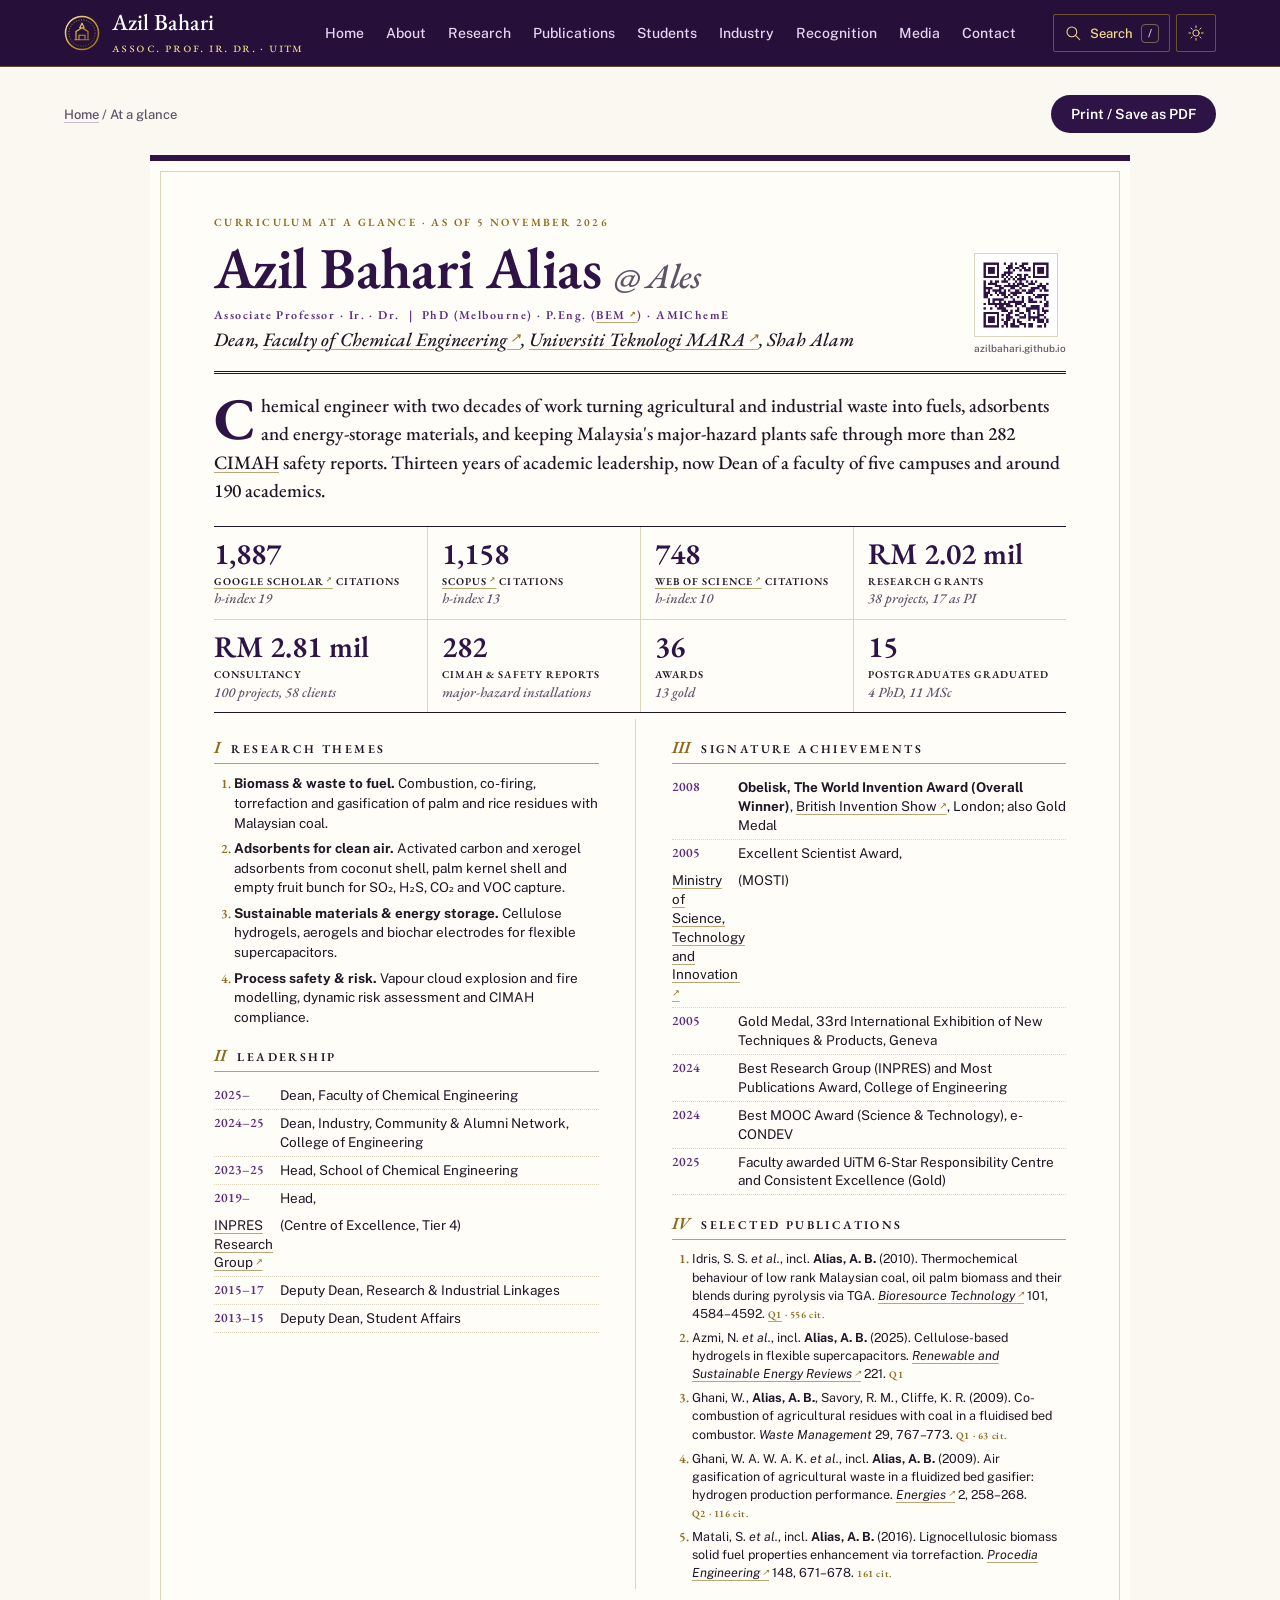
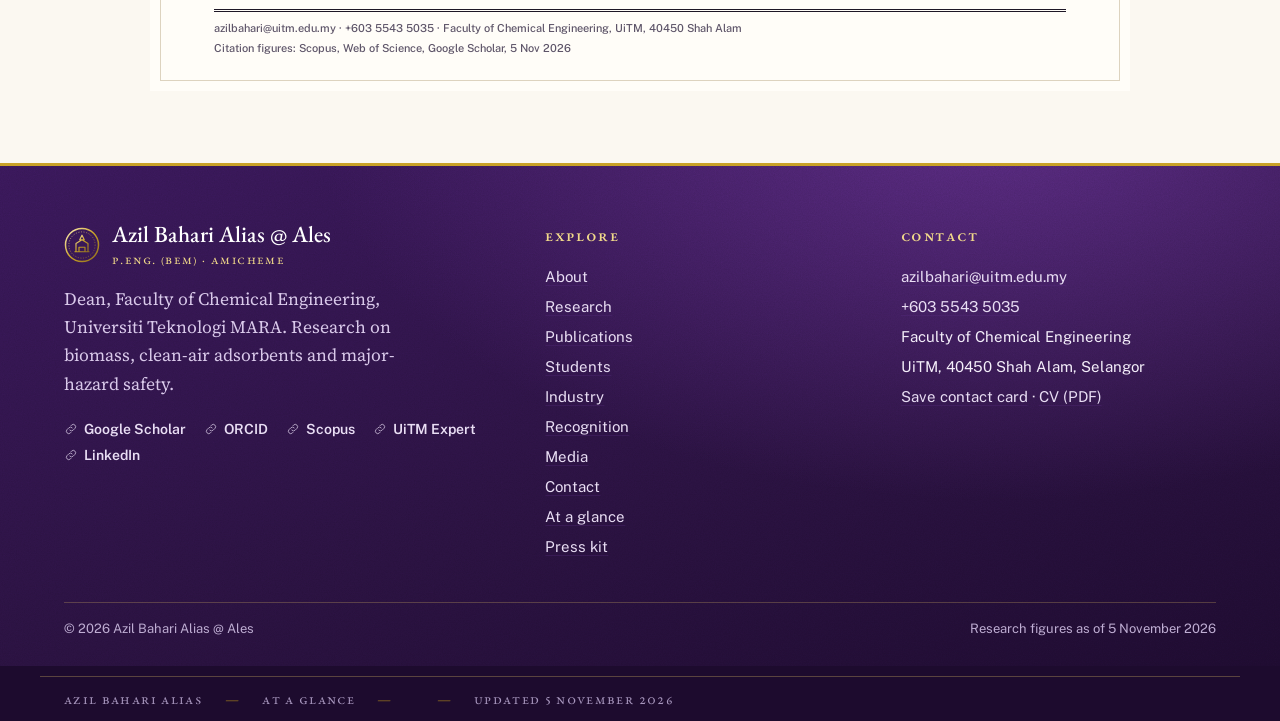
<file: glance.html>
<!doctype html><html lang="en"><head><meta charset="utf-8"><meta name="viewport" content="width=device-width,initial-scale=1">
<title>At a glance · Azil Bahari</title><meta name="description" content="One-page dossier of Assoc. Prof. Ir. Dr. Azil Bahari Alias: key figures, leadership, awards and selected publications."><link rel="canonical" href="https://azilbahari.github.io/glance.html">
<meta property="og:type" content="profile"><meta property="og:title" content="At a glance · Azil Bahari"><meta property="og:description" content="One-page dossier of Assoc. Prof. Ir. Dr. Azil Bahari Alias: key figures, leadership, awards and selected publications.">
<meta property="og:url" content="https://azilbahari.github.io/glance.html"><meta property="og:image" content="https://azilbahari.github.io/img/og.jpg"><meta property="og:image:width" content="1200"><meta property="og:image:height" content="630"><meta property="og:image:alt" content="Assoc. Prof. Ir. Dr. Azil Bahari Alias, Dean, Faculty of Chemical Engineering, Universiti Teknologi MARA, with his portrait"><meta property="og:site_name" content="Azil Bahari Alias"><meta name="twitter:card" content="summary_large_image">
<meta name="theme-color" content="#2e1446"><link rel="icon" href="favicon.svg" type="image/svg+xml"><link rel="apple-touch-icon" href="img/touch.png">
<link rel="preconnect" href="https://fonts.googleapis.com"><link rel="preconnect" href="https://fonts.gstatic.com" crossorigin>
<link href="https://fonts.googleapis.com/css2?family=EB+Garamond:ital,wght@0,400..700;1,400..600&family=Source+Serif+4:ital,opsz,wght@0,8..60,400;0,8..60,600;1,8..60,400&family=Public+Sans:wght@400;500;600;700&display=swap" rel="stylesheet">
<script>try{var t=localStorage.getItem('theme');document.documentElement.dataset.theme=t||(matchMedia('(prefers-color-scheme: dark)').matches?'dark':'light')}catch(e){}</script>
<link rel="manifest" href="manifest.webmanifest"><link rel="stylesheet" href="style.css"><script type="application/ld+json">{"@context": "https://schema.org", "@type": "Person", "name": "Azil Bahari Alias @ Ales", "honorificPrefix": "Assoc. Prof. Ir. Dr.", "jobTitle": "Dean, Faculty of Chemical Engineering", "worksFor": {"@type": "CollegeOrUniversity", "name": "Universiti Teknologi MARA"}, "alumniOf": ["University of Melbourne", "Universiti Teknologi MARA", "Universiti Teknologi Malaysia"], "email": "mailto:azilbahari@uitm.edu.my", "url": "https://azilbahari.github.io/", "image": "https://azilbahari.github.io/img/portrait.jpg", "sameAs": ["https://scholar.google.com/citations?user=WMhAW5oAAAAJ", "https://orcid.org/0000-0002-6217-7392", "https://www.scopus.com/authid/detail.uri?authorId=24376439700", "https://expert.uitm.edu.my/expert/azilbahari", "https://my.linkedin.com/in/azil-bahari-alias-802880179"], "knowsAbout": ["Biomass valorisation", "Process safety", "CIMAH", "Activated carbon adsorbents", "Waste-to-energy", "Supercapacitors"]}</script><link rel="stylesheet" href="feat/glance.css"></head><body class="p-glance">
<a class="skip" href="#main">Skip to content</a>
<header class="top"><div class="wrap"><a class="brand" href="index.html"><svg class="seal" viewBox="0 0 48 48" aria-hidden="true"><defs><linearGradient id="sg" x1="0" y1="0" x2="1" y2="1"><stop offset="0" stop-color="#fff1bf"/><stop offset=".5" stop-color="#c9a227"/><stop offset="1" stop-color="#8c6b1f"/></linearGradient></defs>
<circle cx="24" cy="24" r="22" fill="none" stroke="url(#sg)" stroke-width="2"/><circle cx="24" cy="24" r="17.5" fill="none" stroke="url(#sg)" stroke-width=".8" stroke-dasharray="1.5 2"/>
<path d="M24 11l3 6h-6z M16 33V22l8-5 8 5v11 M20 33v-6h8v6 M14 33h20" fill="none" stroke="url(#sg)" stroke-width="1.6" stroke-linejoin="round"/></svg><span><b>Azil Bahari</b><small>Assoc. Prof. Ir. Dr. · UiTM</small></span></a>
<button class="menu" aria-expanded="false" aria-controls="nav">Menu</button><nav class="nav" id="nav" aria-label="Main"><a href="index.html">Home</a><a href="about.html">About</a><a href="research.html">Research</a><a href="publications.html">Publications</a><a href="students.html">Students</a><a href="industry.html">Industry</a><a href="recognition.html">Recognition</a><a href="media.html">Media</a><a href="contact.html">Contact</a></nav><div class="cx-tools" data-index="search-index.json"><button class="cx-btn cx-search" type="button" aria-label="Search the site (press /)" aria-haspopup="dialog"><svg viewBox="0 0 24 24" fill="none" stroke="currentColor" stroke-width="1.4" stroke-linecap="round" aria-hidden="true"><circle cx="10.5" cy="10.5" r="6.5"/><path d="M15.5 15.5L21 21"/></svg><span>Search</span><kbd>/</kbd></button><button class="cx-btn cx-theme" type="button" aria-label="Switch to dark theme" aria-pressed="false"><svg class="cx-sun" viewBox="0 0 24 24" fill="none" stroke="currentColor" stroke-width="1.3" stroke-linecap="round" aria-hidden="true"><circle cx="12" cy="12" r="4.2"/><path d="M12 2.5v2.2M12 19.3v2.2M2.5 12h2.2M19.3 12h2.2M5.3 5.3l1.6 1.6M17.1 17.1l1.6 1.6M5.3 18.7l1.6-1.6M17.1 6.9l1.6-1.6"/></svg><svg class="cx-moon" viewBox="0 0 24 24" fill="none" stroke="currentColor" stroke-width="1.3" stroke-linecap="round" stroke-linejoin="round" aria-hidden="true"><path d="M19.5 14.6A8 8 0 0 1 9.4 4.5a8 8 0 1 0 10.1 10.1z"/><path d="M16.5 3.5v3M15 5h3" stroke-width="1"/></svg></button></div></div><div class="cx-progress" aria-hidden="true"><i></i></div></header>
<main id="main"><div class="gl">
<div class="gl-bar wrap"><p class="gl-crumbs"><a href="index.html">Home</a> / At a glance</p>
<button type="button" class="gl-print" onclick="window.print()">Print / Save as PDF</button></div>
<article class="gl-sheet" aria-label="One-page dossier">
<header class="gl-mast">
 <div class="gl-name"><p class="gl-kick">Curriculum at a glance · as of 5 November 2026</p>
  <h1>Azil Bahari Alias <span>@ Ales</span></h1>
  <p class="gl-hon">Associate Professor · Ir. · Dr. &nbsp;|&nbsp; PhD (Melbourne) · P.Eng. (<a class="xl" href="https://bem.org.my/" target=_blank rel=noopener>BEM</a>) · AMIChemE</p>
  <p class="gl-role">Dean, <a class="xl" href="https://fkk.uitm.edu.my/" target=_blank rel=noopener>Faculty of Chemical Engineering</a>, <a class="xl" href="https://www.uitm.edu.my/" target=_blank rel=noopener>Universiti Teknologi MARA</a>, Shah Alam</p></div>
 <figure class="gl-qr"><img src="img/qr.png" alt="QR code linking to azilbahari.github.io" width="84" height="84"><figcaption>azilbahari.github.io</figcaption></figure>
</header>
<p class="gl-lede">Chemical engineer with two decades of work turning agricultural and industrial waste into fuels, adsorbents and energy-storage materials, and keeping Malaysia's major-hazard plants safe through more than 282 <a class="il" href="industry.html#how-a-major-hazard-safety-case-works">CIMAH</a> safety reports. Thirteen years of academic leadership, now Dean of a faculty of five campuses and around 190 academics.</p>

<section class="gl-nums" aria-label="Key figures">
 <div><b>1,887</b><span><a class="xl" href="https://scholar.google.com/citations?user=WMhAW5oAAAAJ" target=_blank rel=noopener>Google Scholar</a> citations</span><i>h-index 19</i></div>
 <div><b>1,158</b><span><a class="xl" href="https://www.scopus.com/authid/detail.uri?authorId=24376439700" target=_blank rel=noopener>Scopus</a> citations</span><i>h-index 13</i></div>
 <div><b>748</b><span><a class="xl" href="https://www.webofscience.com/wos/" target=_blank rel=noopener>Web of Science</a> citations</span><i>h-index 10</i></div>
 <div><b>RM 2.02 mil</b><span>Research grants</span><i>38 projects, 17 as PI</i></div>
 <div><b>RM 2.81 mil</b><span>Consultancy</span><i>100 projects, 58 clients</i></div>
 <div><b>282</b><span>CIMAH &amp; safety reports</span><i>major-hazard installations</i></div>
 <div><b>36</b><span>Awards</span><i>13 gold</i></div>
 <div><b>15</b><span>Postgraduates graduated</span><i>4 PhD, 11 MSc</i></div>
</section>

<div class="gl-cols">
<section class="gl-col"><h2 id="i-research-themes"><em>I</em> Research themes</h2>
 <ol class="gl-themes">
  <li><b>Biomass &amp; waste to fuel.</b> Combustion, co-firing, torrefaction and gasification of palm and rice residues with Malaysian coal.</li>
  <li><b>Adsorbents for clean air.</b> Activated carbon and xerogel adsorbents from coconut shell, palm kernel shell and empty fruit bunch for SO₂, H₂S, CO₂ and VOC capture.</li>
  <li><b>Sustainable materials &amp; energy storage.</b> Cellulose hydrogels, aerogels and biochar electrodes for flexible supercapacitors.</li>
  <li><b>Process safety &amp; risk.</b> Vapour cloud explosion and fire modelling, dynamic risk assessment and CIMAH compliance.</li>
 </ol>
 <h2 id="ii-leadership"><em>II</em> Leadership</h2>
 <ul class="gl-dl">
  <li><span>2025–</span>Dean, Faculty of Chemical Engineering</li>
  <li><span>2024–25</span>Dean, Industry, Community &amp; Alumni Network, College of Engineering</li>
  <li><span>2023–25</span>Head, School of Chemical Engineering</li>
  <li><span>2019–</span>Head, <a class="xl" href="https://inpres-uitm.github.io/" target=_blank rel=noopener>INPRES Research Group</a> (Centre of Excellence, Tier 4)</li>
  <li><span>2015–17</span>Deputy Dean, Research &amp; Industrial Linkages</li>
  <li><span>2013–15</span>Deputy Dean, Student Affairs</li>
 </ul>
</section>
<section class="gl-col"><h2 id="iii-signature-achievements"><em>III</em> Signature achievements</h2>
 <ul class="gl-dl">
  <li><span>2008</span><div><b>Obelisk, The World Invention Award (Overall Winner)</b>, <a class="xl" href="https://www.britishinventionshow.com/" target=_blank rel=noopener>British Invention Show</a>, London; also Gold Medal</div></li>
  <li><span>2005</span>Excellent Scientist Award, <a class="xl" href="https://www.mosti.gov.my/" target=_blank rel=noopener>Ministry of Science, Technology and Innovation</a> (MOSTI)</li>
  <li><span>2005</span>Gold Medal, 33rd International Exhibition of New Techniques &amp; Products, Geneva</li>
  <li><span>2024</span>Best Research Group (INPRES) and Most Publications Award, College of Engineering</li>
  <li><span>2024</span>Best MOOC Award (Science &amp; Technology), e-CONDEV</li>
  <li><span>2025</span>Faculty awarded UiTM 6-Star Responsibility Centre and Consistent Excellence (Gold)</li>
 </ul>
 <h2 id="iv-selected-publications"><em>IV</em> Selected publications</h2>
 <ol class="gl-pubs">
  <li>Idris, S. S. <i>et al.</i>, incl. <b>Alias, A. B.</b> (2010). Thermochemical behaviour of low rank Malaysian coal, oil palm biomass and their blends during pyrolysis via TGA. <i><a class="xl" href="https://www.sciencedirect.com/journal/bioresource-technology" target=_blank rel=noopener>Bioresource Technology</a></i> 101, 4584–4592. <span class="gl-c"><a class="il" href="publications.html#selected-q1-and-q2-journal-papers-23">Q1</a> · 556 cit.</span></li>
  <li>Azmi, N. <i>et al.</i>, incl. <b>Alias, A. B.</b> (2025). Cellulose-based hydrogels in flexible supercapacitors. <i><a class="xl" href="https://www.sciencedirect.com/journal/renewable-and-sustainable-energy-reviews" target=_blank rel=noopener>Renewable and Sustainable Energy Reviews</a></i> 221. <span class="gl-c">Q1</span></li>
  <li>Ghani, W., <b>Alias, A. B.</b>, Savory, R. M., Cliffe, K. R. (2009). Co-combustion of agricultural residues with coal in a fluidised bed combustor. <i>Waste Management</i> 29, 767–773. <span class="gl-c">Q1 · 63 cit.</span></li>
  <li>Ghani, W. A. W. A. K. <i>et al.</i>, incl. <b>Alias, A. B.</b> (2009). Air gasification of agricultural waste in a fluidized bed gasifier: hydrogen production performance. <i><a class="xl" href="https://www.mdpi.com/journal/energies" target=_blank rel=noopener>Energies</a></i> 2, 258–268. <span class="gl-c">Q2 · 116 cit.</span></li>
  <li>Matali, S. <i>et al.</i>, incl. <b>Alias, A. B.</b> (2016). Lignocellulosic biomass solid fuel properties enhancement via torrefaction. <i><a class="xl" href="https://www.sciencedirect.com/journal/procedia-engineering" target=_blank rel=noopener>Procedia Engineering</a></i> 148, 671–678. <span class="gl-c">161 cit.</span></li>
 </ol>
</section>
</div>
<footer class="gl-foot"><span>azilbahari@uitm.edu.my · +603 5543 5035 · Faculty of Chemical Engineering, UiTM, 40450 Shah Alam</span><span>Citation figures: Scopus, Web of Science, Google Scholar, 5 Nov 2026</span></footer>
</article>
</div>
</main>
<div class="braid" aria-hidden="true"></div>
<footer class="ft velvet"><div class="wrap"><div class="cols">
<div><a class="brand" href="index.html"><svg class="seal" viewBox="0 0 48 48" aria-hidden="true"><defs><linearGradient id="sg-ft" x1="0" y1="0" x2="1" y2="1"><stop offset="0" stop-color="#fff1bf"/><stop offset=".5" stop-color="#c9a227"/><stop offset="1" stop-color="#8c6b1f"/></linearGradient></defs>
<circle cx="24" cy="24" r="22" fill="none" stroke="url(#sg-ft)" stroke-width="2"/><circle cx="24" cy="24" r="17.5" fill="none" stroke="url(#sg-ft)" stroke-width=".8" stroke-dasharray="1.5 2"/>
<path d="M24 11l3 6h-6z M16 33V22l8-5 8 5v11 M20 33v-6h8v6 M14 33h20" fill="none" stroke="url(#sg-ft)" stroke-width="1.6" stroke-linejoin="round"/></svg><span><b>Azil Bahari Alias @ Ales</b><small>P.Eng. (BEM) · AMIChemE</small></span></a>
<p style="color:#d9c9ea;max-width:40ch;margin-top:16px">Dean, Faculty of Chemical Engineering, Universiti Teknologi MARA. Research on biomass, clean-air adsorbents and major-hazard safety.</p><div class="ids"><a href="https://scholar.google.com/citations?user=WMhAW5oAAAAJ" target="_blank" rel="noopener"><svg class="" viewBox="0 0 24 24" fill="none" stroke="currentColor" stroke-width="1.7" stroke-linecap="round" stroke-linejoin="round" aria-hidden="true"><path d="M10 14a4 4 0 0 0 5.7 0l3-3a4 4 0 0 0-5.7-5.7l-1 1M14 10a4 4 0 0 0-5.7 0l-3 3a4 4 0 0 0 5.7 5.7l1-1"/></svg>Google Scholar</a><a href="https://orcid.org/0000-0002-6217-7392" target="_blank" rel="noopener"><svg class="" viewBox="0 0 24 24" fill="none" stroke="currentColor" stroke-width="1.7" stroke-linecap="round" stroke-linejoin="round" aria-hidden="true"><path d="M10 14a4 4 0 0 0 5.7 0l3-3a4 4 0 0 0-5.7-5.7l-1 1M14 10a4 4 0 0 0-5.7 0l-3 3a4 4 0 0 0 5.7 5.7l1-1"/></svg>ORCID</a><a href="https://www.scopus.com/authid/detail.uri?authorId=24376439700" target="_blank" rel="noopener"><svg class="" viewBox="0 0 24 24" fill="none" stroke="currentColor" stroke-width="1.7" stroke-linecap="round" stroke-linejoin="round" aria-hidden="true"><path d="M10 14a4 4 0 0 0 5.7 0l3-3a4 4 0 0 0-5.7-5.7l-1 1M14 10a4 4 0 0 0-5.7 0l-3 3a4 4 0 0 0 5.7 5.7l1-1"/></svg>Scopus</a><a href="https://expert.uitm.edu.my/expert/azilbahari" target="_blank" rel="noopener"><svg class="" viewBox="0 0 24 24" fill="none" stroke="currentColor" stroke-width="1.7" stroke-linecap="round" stroke-linejoin="round" aria-hidden="true"><path d="M10 14a4 4 0 0 0 5.7 0l3-3a4 4 0 0 0-5.7-5.7l-1 1M14 10a4 4 0 0 0-5.7 0l-3 3a4 4 0 0 0 5.7 5.7l1-1"/></svg>UiTM Expert</a><a href="https://my.linkedin.com/in/azil-bahari-alias-802880179" target="_blank" rel="noopener"><svg class="" viewBox="0 0 24 24" fill="none" stroke="currentColor" stroke-width="1.7" stroke-linecap="round" stroke-linejoin="round" aria-hidden="true"><path d="M10 14a4 4 0 0 0 5.7 0l3-3a4 4 0 0 0-5.7-5.7l-1 1M14 10a4 4 0 0 0-5.7 0l-3 3a4 4 0 0 0 5.7 5.7l1-1"/></svg>LinkedIn</a></div></div>
<div><h2>Explore</h2><ul><li><a href="about.html">About</a></li><li><a href="research.html">Research</a></li><li><a href="publications.html">Publications</a></li><li><a href="students.html">Students</a></li><li><a href="industry.html">Industry</a></li><li><a href="recognition.html">Recognition</a></li><li><a href="media.html">Media</a></li><li><a href="contact.html">Contact</a></li><li><a href="glance.html">At a glance</a></li><li><a href="press.html">Press kit</a></li></ul></div>
<div><h2>Contact</h2><ul><li><a href="mailto:azilbahari@uitm.edu.my">azilbahari@uitm.edu.my</a></li><li><a href="tel:+60355435035">+603 5543 5035</a></li>
<li>Faculty of Chemical Engineering<br>UiTM, 40450 Shah Alam, Selangor</li><li><a href="azil-bahari.vcf">Save contact card</a> · <a href="cv.pdf">CV (PDF)</a></li></ul></div></div>
<div class="base"><span>© 2026 Azil Bahari Alias @ Ales</span><span>Research figures as of 5 November 2026</span></div></div></footer>
<div class="folio"><div class="wrap"><span>Azil Bahari Alias</span><span>At a glance</span><span></span><span>Updated 5 November 2026</span></div></div>
<script src="site.js" defer></script><script src="feat/chrome.js" defer></script><script src="feat/glance.js" defer></script></body></html>
</file>
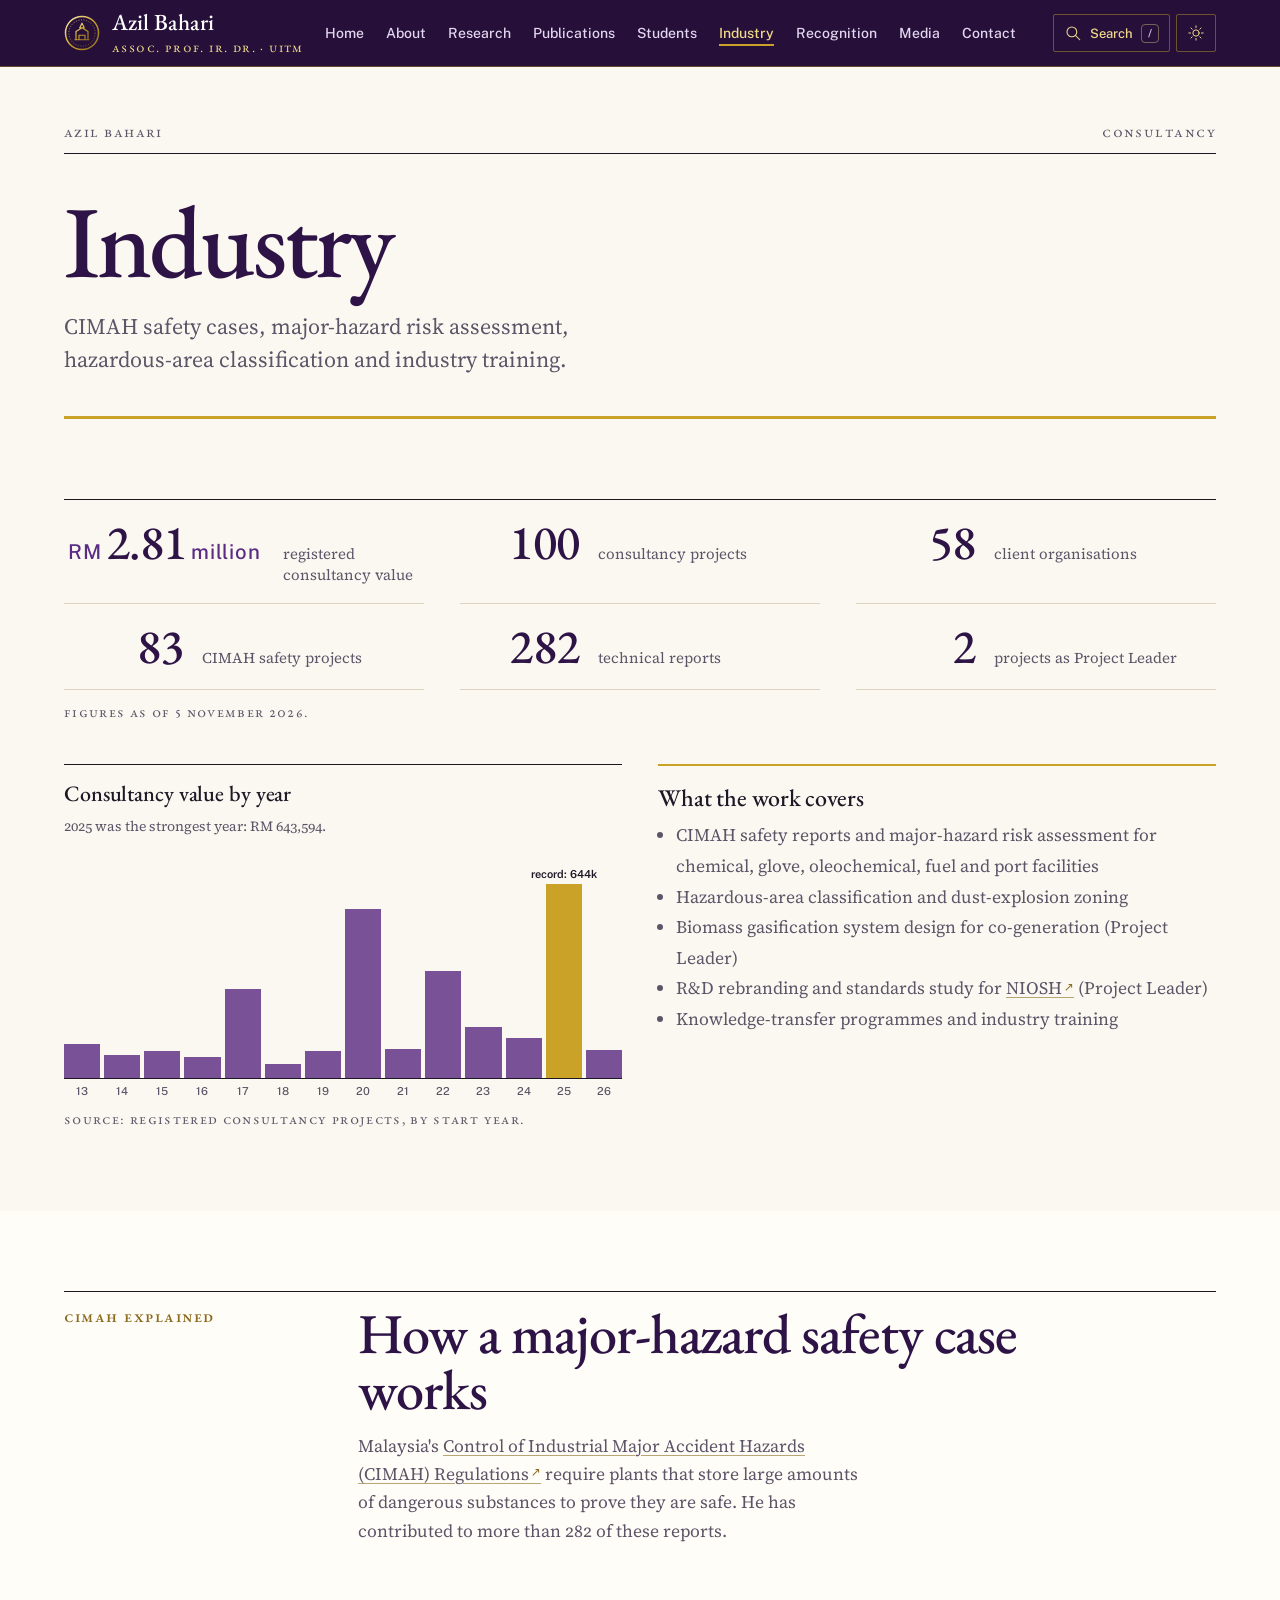
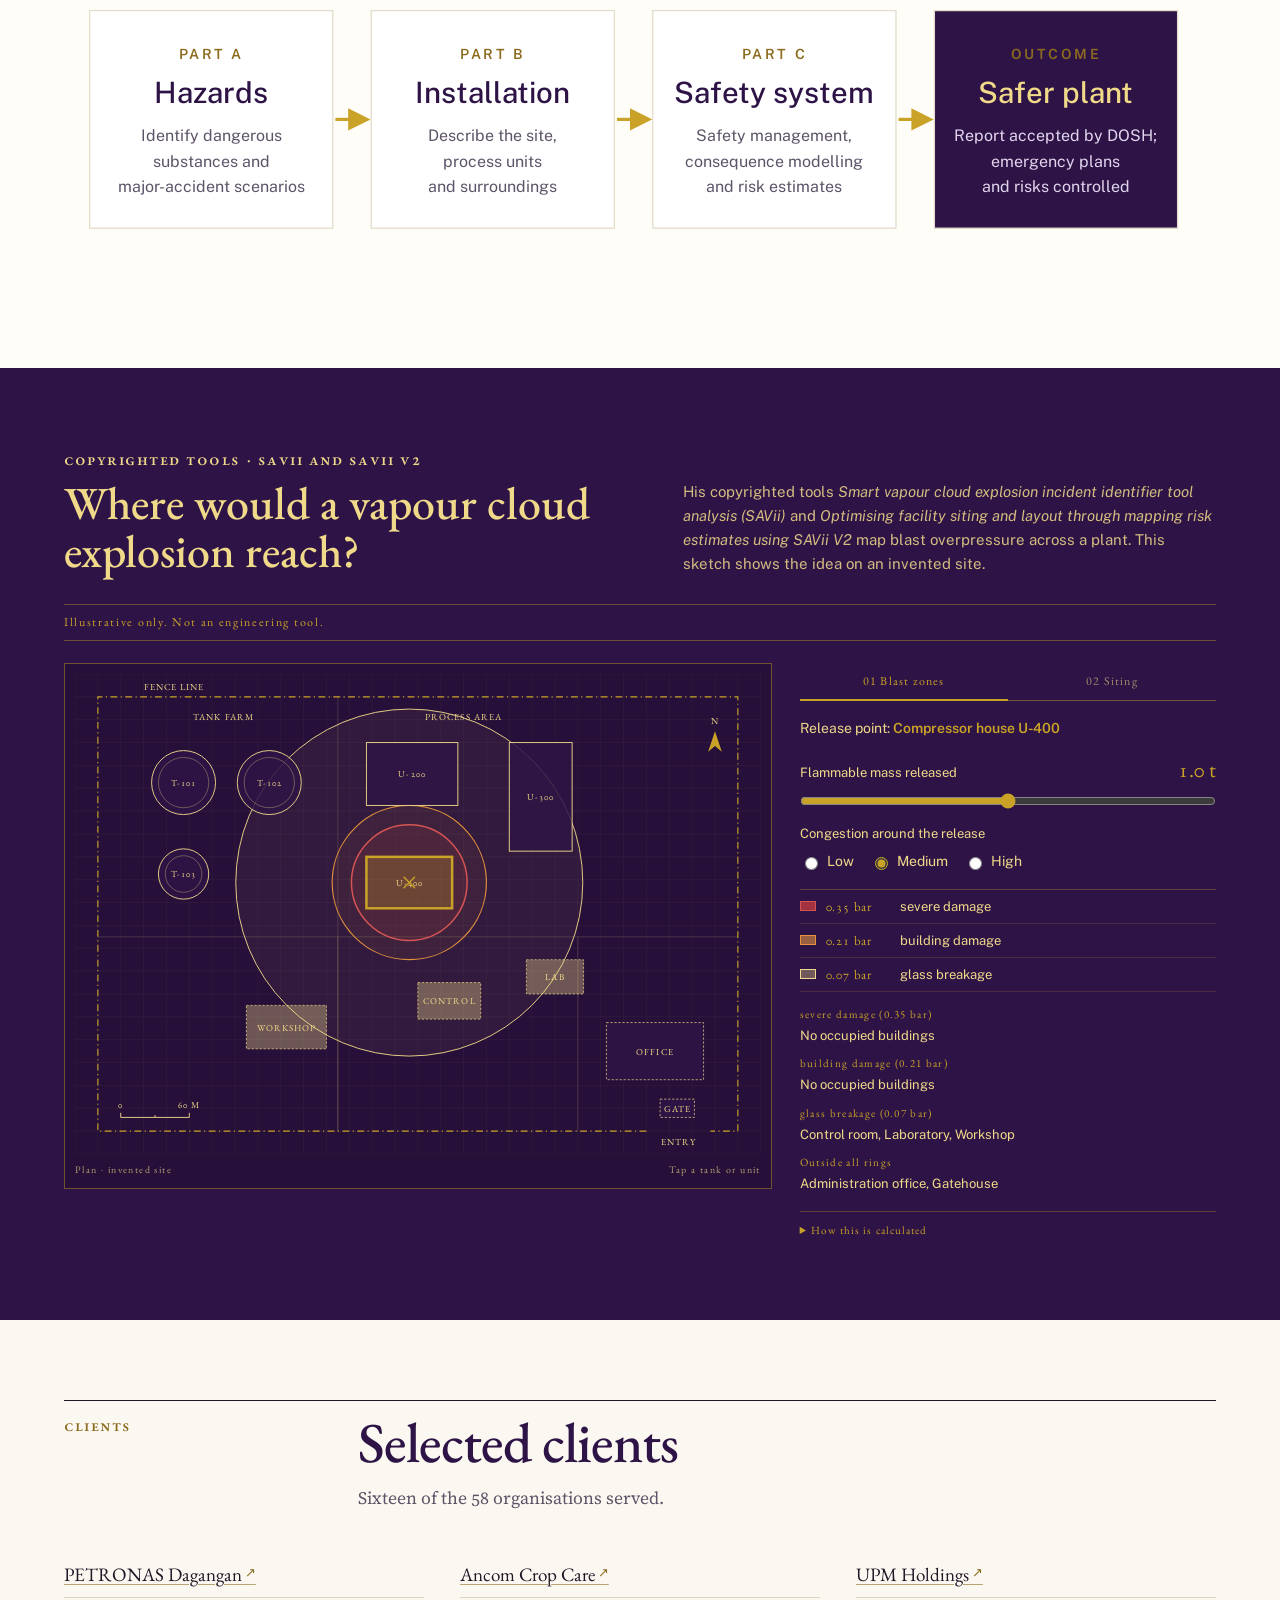
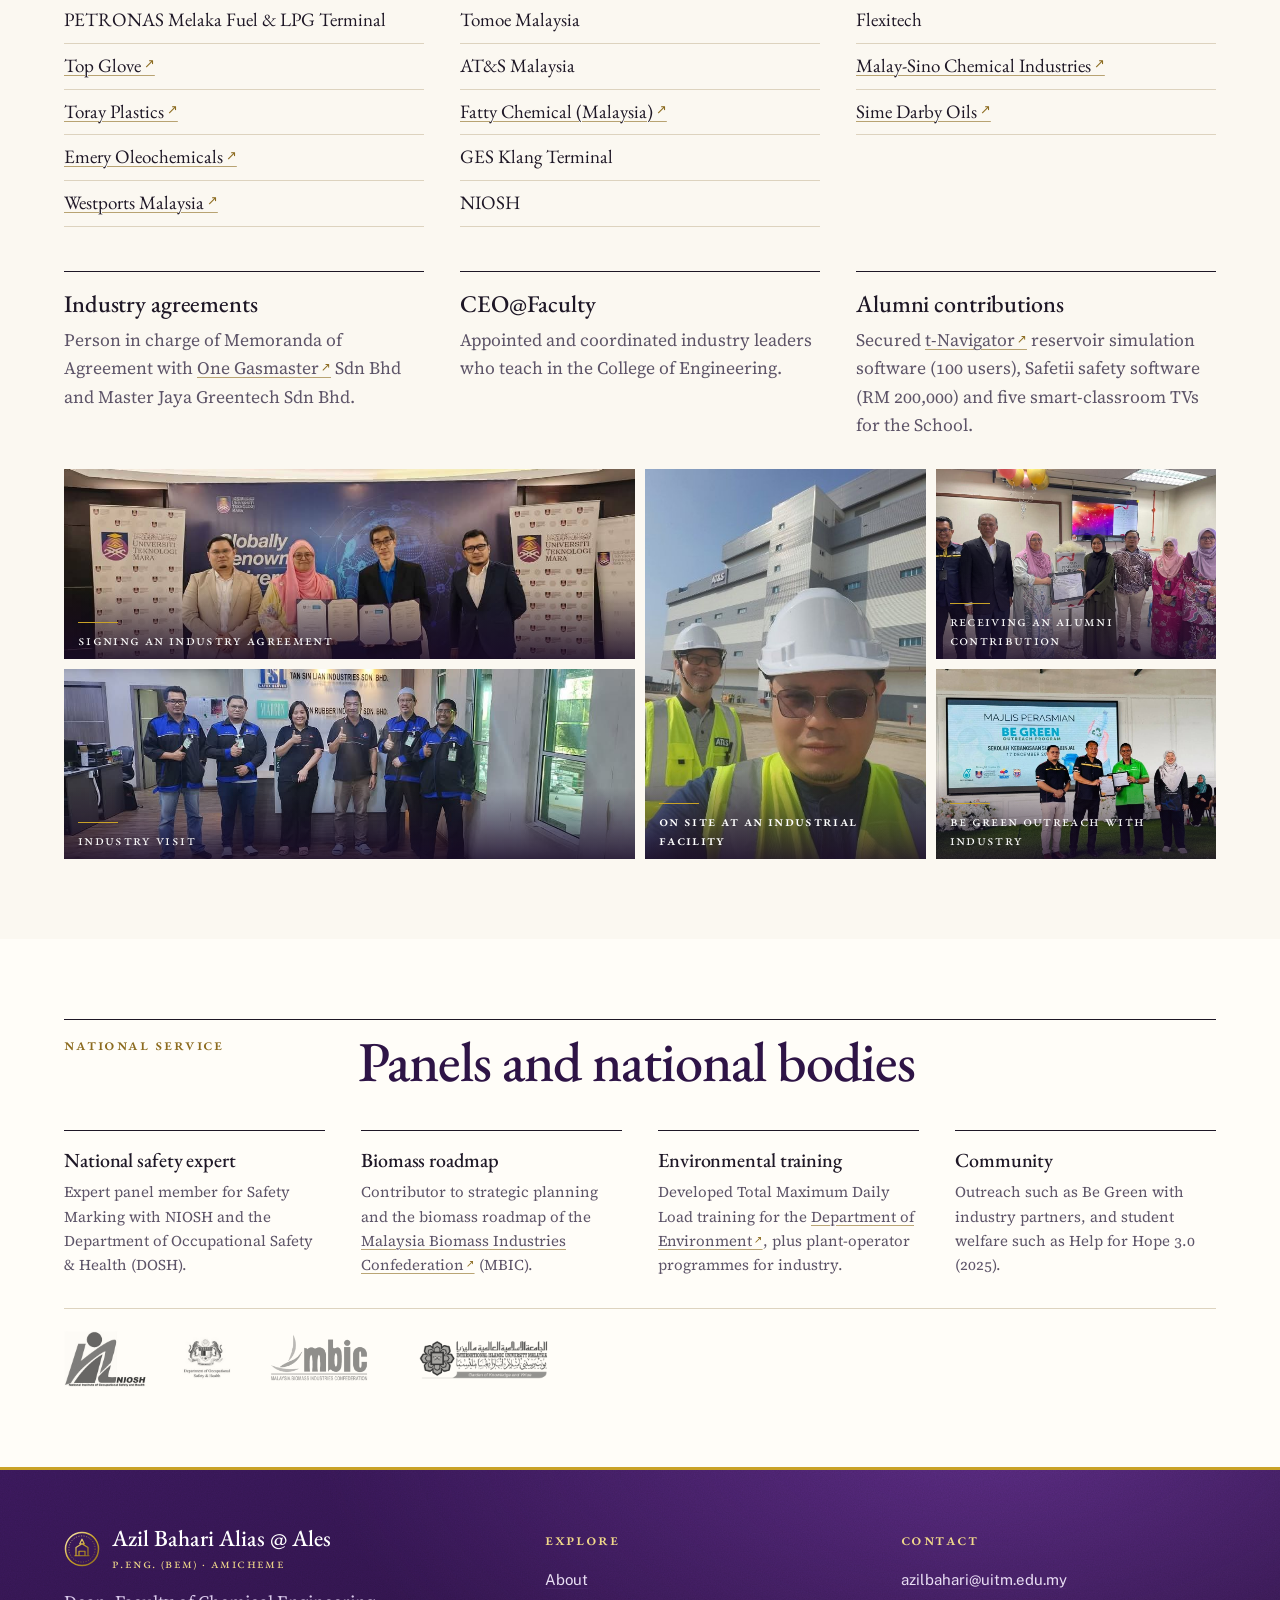
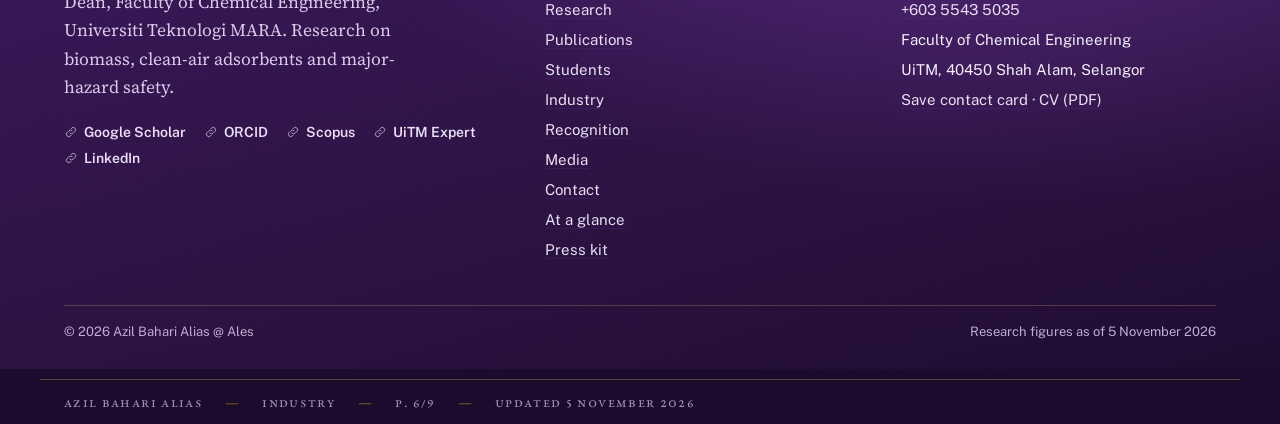
<file: industry.html>
<!doctype html><html lang="en"><head><meta charset="utf-8"><meta name="viewport" content="width=device-width,initial-scale=1">
<title>Industry &amp; consultancy · Azil Bahari</title><meta name="description" content="CIMAH safety reports, major-hazard risk assessment, hazardous-area classification and industry partnerships led by Dr Azil Bahari Alias."><link rel="canonical" href="https://azilbahari.github.io/industry.html">
<meta property="og:type" content="profile"><meta property="og:title" content="Industry &amp; consultancy · Azil Bahari"><meta property="og:description" content="CIMAH safety reports, major-hazard risk assessment, hazardous-area classification and industry partnerships led by Dr Azil Bahari Alias.">
<meta property="og:url" content="https://azilbahari.github.io/industry.html"><meta property="og:image" content="https://azilbahari.github.io/img/og.jpg"><meta property="og:image:width" content="1200"><meta property="og:image:height" content="630"><meta property="og:image:alt" content="Assoc. Prof. Ir. Dr. Azil Bahari Alias, Dean, Faculty of Chemical Engineering, Universiti Teknologi MARA, with his portrait"><meta property="og:site_name" content="Azil Bahari Alias"><meta name="twitter:card" content="summary_large_image">
<meta name="theme-color" content="#2e1446"><link rel="icon" href="favicon.svg" type="image/svg+xml"><link rel="apple-touch-icon" href="img/touch.png">
<link rel="preconnect" href="https://fonts.googleapis.com"><link rel="preconnect" href="https://fonts.gstatic.com" crossorigin>
<link href="https://fonts.googleapis.com/css2?family=EB+Garamond:ital,wght@0,400..700;1,400..600&family=Source+Serif+4:ital,opsz,wght@0,8..60,400;0,8..60,600;1,8..60,400&family=Public+Sans:wght@400;500;600;700&display=swap" rel="stylesheet">
<script>try{var t=localStorage.getItem('theme');document.documentElement.dataset.theme=t||(matchMedia('(prefers-color-scheme: dark)').matches?'dark':'light')}catch(e){}</script>
<link rel="manifest" href="manifest.webmanifest"><link rel="stylesheet" href="style.css"><script type="application/ld+json">{"@context": "https://schema.org", "@type": "Person", "name": "Azil Bahari Alias @ Ales", "honorificPrefix": "Assoc. Prof. Ir. Dr.", "jobTitle": "Dean, Faculty of Chemical Engineering", "worksFor": {"@type": "CollegeOrUniversity", "name": "Universiti Teknologi MARA"}, "alumniOf": ["University of Melbourne", "Universiti Teknologi MARA", "Universiti Teknologi Malaysia"], "email": "mailto:azilbahari@uitm.edu.my", "url": "https://azilbahari.github.io/", "image": "https://azilbahari.github.io/img/portrait.jpg", "sameAs": ["https://scholar.google.com/citations?user=WMhAW5oAAAAJ", "https://orcid.org/0000-0002-6217-7392", "https://www.scopus.com/authid/detail.uri?authorId=24376439700", "https://expert.uitm.edu.my/expert/azilbahari", "https://my.linkedin.com/in/azil-bahari-alias-802880179"], "knowsAbout": ["Biomass valorisation", "Process safety", "CIMAH", "Activated carbon adsorbents", "Waste-to-energy", "Supercapacitors"]}</script><link rel="stylesheet" href="feat/savii.css"></head><body class="p-industry">
<a class="skip" href="#main">Skip to content</a>
<header class="top"><div class="wrap"><a class="brand" href="index.html"><svg class="seal" viewBox="0 0 48 48" aria-hidden="true"><defs><linearGradient id="sg" x1="0" y1="0" x2="1" y2="1"><stop offset="0" stop-color="#fff1bf"/><stop offset=".5" stop-color="#c9a227"/><stop offset="1" stop-color="#8c6b1f"/></linearGradient></defs>
<circle cx="24" cy="24" r="22" fill="none" stroke="url(#sg)" stroke-width="2"/><circle cx="24" cy="24" r="17.5" fill="none" stroke="url(#sg)" stroke-width=".8" stroke-dasharray="1.5 2"/>
<path d="M24 11l3 6h-6z M16 33V22l8-5 8 5v11 M20 33v-6h8v6 M14 33h20" fill="none" stroke="url(#sg)" stroke-width="1.6" stroke-linejoin="round"/></svg><span><b>Azil Bahari</b><small>Assoc. Prof. Ir. Dr. · UiTM</small></span></a>
<button class="menu" aria-expanded="false" aria-controls="nav">Menu</button><nav class="nav" id="nav" aria-label="Main"><a href="index.html">Home</a><a href="about.html">About</a><a href="research.html">Research</a><a href="publications.html">Publications</a><a href="students.html">Students</a><a href="industry.html" aria-current=page>Industry</a><a href="recognition.html">Recognition</a><a href="media.html">Media</a><a href="contact.html">Contact</a></nav><div class="cx-tools" data-index="search-index.json"><button class="cx-btn cx-search" type="button" aria-label="Search the site (press /)" aria-haspopup="dialog"><svg viewBox="0 0 24 24" fill="none" stroke="currentColor" stroke-width="1.4" stroke-linecap="round" aria-hidden="true"><circle cx="10.5" cy="10.5" r="6.5"/><path d="M15.5 15.5L21 21"/></svg><span>Search</span><kbd>/</kbd></button><button class="cx-btn cx-theme" type="button" aria-label="Switch to dark theme" aria-pressed="false"><svg class="cx-sun" viewBox="0 0 24 24" fill="none" stroke="currentColor" stroke-width="1.3" stroke-linecap="round" aria-hidden="true"><circle cx="12" cy="12" r="4.2"/><path d="M12 2.5v2.2M12 19.3v2.2M2.5 12h2.2M19.3 12h2.2M5.3 5.3l1.6 1.6M17.1 17.1l1.6 1.6M5.3 18.7l1.6-1.6M17.1 6.9l1.6-1.6"/></svg><svg class="cx-moon" viewBox="0 0 24 24" fill="none" stroke="currentColor" stroke-width="1.3" stroke-linecap="round" stroke-linejoin="round" aria-hidden="true"><path d="M19.5 14.6A8 8 0 0 1 9.4 4.5a8 8 0 1 0 10.1 10.1z"/><path d="M16.5 3.5v3M15 5h3" stroke-width="1"/></svg></button></div></div><div class="cx-progress" aria-hidden="true"><i></i></div></header>
<main id="main"><section class="phead"><div class="wrap"><div class="rh"><a href="index.html">Azil Bahari</a><span>Consultancy</span></div><h1>Industry</h1><p>CIMAH safety cases, major-hazard risk assessment, hazardous-area classification and industry training.</p></div></section>
<section class="s"><div class="wrap"><h2 class="vh">Overview</h2><div class="stats rv"><div class="stat"><b><small>RM</small><em data-count="2.81">2.81</em><small>million</small></b><span>registered consultancy value</span></div><div class="stat"><b><em data-count="100">100</em></b><span>consultancy projects</span></div><div class="stat"><b><em data-count="58">58</em></b><span>client organisations</span></div><div class="stat"><b><em data-count="83">83</em></b><span>CIMAH safety projects</span></div><div class="stat"><b><em data-count="282">282</em></b><span>technical reports</span></div><div class="stat"><b><em data-count="2">2</em></b><span>projects as Project Leader</span></div></div><p class="src">Figures as of 5 November 2026.</p>
<div class="grid g2" style="margin-top:40px"><div class="chart rv"><h3 id="consultancy-value-by-year">Consultancy value by year</h3><p class="muted" style="margin:0;font-size:14px">2025 was the strongest year: RM 643,594.</p><div class="bars"><div class="bar" style="--h:17.2%" tabindex="0" aria-label="2013: 111k"><i>111k</i></div><div class="bar" style="--h:11.6%" tabindex="0" aria-label="2014: 74k"><i>74k</i></div><div class="bar" style="--h:14.0%" tabindex="0" aria-label="2015: 90k"><i>90k</i></div><div class="bar" style="--h:10.7%" tabindex="0" aria-label="2016: 69k"><i>69k</i></div><div class="bar" style="--h:45.9%" tabindex="0" aria-label="2017: 295k"><i>295k</i></div><div class="bar" style="--h:7.1%" tabindex="0" aria-label="2018: 46k"><i>46k</i></div><div class="bar" style="--h:13.6%" tabindex="0" aria-label="2019: 88k"><i>88k</i></div><div class="bar" style="--h:87.0%" tabindex="0" aria-label="2020: 560k"><i>560k</i></div><div class="bar" style="--h:14.6%" tabindex="0" aria-label="2021: 94k"><i>94k</i></div><div class="bar" style="--h:54.9%" tabindex="0" aria-label="2022: 353k"><i>353k</i></div><div class="bar" style="--h:26.2%" tabindex="0" aria-label="2023: 169k"><i>169k</i></div><div class="bar" style="--h:20.2%" tabindex="0" aria-label="2024: 130k"><i>130k</i></div><div class="bar top" style="--h:100.0%" tabindex="0" aria-label="2025: 644k"><i>record: 644k</i></div><div class="bar" style="--h:14.2%" tabindex="0" aria-label="2026: 91k"><i>91k</i></div></div><div class="axis"><span>13</span><span>14</span><span>15</span><span>16</span><span>17</span><span>18</span><span>19</span><span>20</span><span>21</span><span>22</span><span>23</span><span>24</span><span>25</span><span>26</span></div><p class="src">Source: registered consultancy projects, by start year.</p></div>
<div class="card gilt rv"><h3 id="what-the-work-covers">What the work covers</h3><ul class="muted" style="padding-left:18px;margin:0;line-height:1.75">
<li>CIMAH safety reports and major-hazard risk assessment for chemical, glove, oleochemical, fuel and port facilities</li><li>Hazardous-area classification and dust-explosion zoning</li>
<li>Biomass gasification system design for co-generation (Project Leader)</li><li>R&D rebranding and standards study for <a class="xl" href="https://niosh.com.my/" target=_blank rel=noopener>NIOSH</a> (Project Leader)</li><li>Knowledge-transfer programmes and industry training</li></ul></div></div></div></section>
<section class="s alt"><div class="wrap"><div class="sh rv"><div class="kicker">CIMAH explained</div><div><h2 id="how-a-major-hazard-safety-case-works">How a major-hazard safety case works</h2><p>Malaysia's <a class="xl" href="https://dosh.gov.my/wp-content/uploads/2024/10/Peraturan-Keselamatan-dan-Kesihatan-Pekerjaan-Kawalan-Terhadap-Bahaya-Kemalangan-Besar-Dalam-Perindustrian-1996.pdf" target=_blank rel=noopener>Control of Industrial Major Accident Hazards (CIMAH) Regulations</a> require plants that store large amounts of dangerous substances to prove they are safe. He has contributed to more than 282 of these reports.</p></div></div>
<div class="flow rv"><ol class="flow-m"><li><span class="num">01</span><div><b>Part A · Hazards</b><span>Identify dangerous substances and major-accident scenarios</span></div></li><li><span class="num">02</span><div><b>Part B · Installation</b><span>Describe the site, process units and surroundings</span></div></li><li><span class="num">03</span><div><b>Part C · Safety system</b><span>Safety management, consequence modelling and risk estimates</span></div></li><li><span class="num">04</span><div><b>Outcome · Safer plant</b><span>Report accepted by <a class="xl" href="https://dosh.gov.my/en/" target=_blank rel=noopener>DOSH</a>; emergency plans and risks controlled</span></div></li></ol><svg viewBox="0 0 900 230" role="img" aria-label="How a CIMAH safety case works" style="width:100%;height:auto">
<defs><marker id="ar" viewBox="0 0 10 10" refX="8" refY="5" markerWidth="7" markerHeight="7" orient="auto"><path d="M0 0L10 5L0 10z" fill="#c9a227"/></marker></defs><g transform="translate(20,20)"><rect width="190" height="170" rx="0" fill="#fff" stroke="#e4dccb"/><text x="95" y="38" text-anchor="middle" font-family="Public Sans" font-weight="600" font-size="11" letter-spacing="2" fill="#8c6b1f">PART A</text><text x="95" y="72" text-anchor="middle" font-family="EB Garamond" font-weight="500" font-size="23" fill="#2e1446">Hazards</text><text x="95" y="102" text-anchor="middle" font-family="Public Sans" font-size="12.5" fill="#5d5468">Identify dangerous</text><text x="95" y="122" text-anchor="middle" font-family="Public Sans" font-size="12.5" fill="#5d5468">substances and</text><text x="95" y="142" text-anchor="middle" font-family="Public Sans" font-size="12.5" fill="#5d5468">major-accident scenarios</text></g><path d="M212,105 h24" stroke="#c9a227" stroke-width="2.5" marker-end="url(#ar)"/><g transform="translate(240,20)"><rect width="190" height="170" rx="0" fill="#fff" stroke="#e4dccb"/><text x="95" y="38" text-anchor="middle" font-family="Public Sans" font-weight="600" font-size="11" letter-spacing="2" fill="#8c6b1f">PART B</text><text x="95" y="72" text-anchor="middle" font-family="EB Garamond" font-weight="500" font-size="23" fill="#2e1446">Installation</text><text x="95" y="102" text-anchor="middle" font-family="Public Sans" font-size="12.5" fill="#5d5468">Describe the site,</text><text x="95" y="122" text-anchor="middle" font-family="Public Sans" font-size="12.5" fill="#5d5468">process units</text><text x="95" y="142" text-anchor="middle" font-family="Public Sans" font-size="12.5" fill="#5d5468">and surroundings</text></g><path d="M432,105 h24" stroke="#c9a227" stroke-width="2.5" marker-end="url(#ar)"/><g transform="translate(460,20)"><rect width="190" height="170" rx="0" fill="#fff" stroke="#e4dccb"/><text x="95" y="38" text-anchor="middle" font-family="Public Sans" font-weight="600" font-size="11" letter-spacing="2" fill="#8c6b1f">PART C</text><text x="95" y="72" text-anchor="middle" font-family="EB Garamond" font-weight="500" font-size="23" fill="#2e1446">Safety system</text><text x="95" y="102" text-anchor="middle" font-family="Public Sans" font-size="12.5" fill="#5d5468">Safety management,</text><text x="95" y="122" text-anchor="middle" font-family="Public Sans" font-size="12.5" fill="#5d5468">consequence modelling</text><text x="95" y="142" text-anchor="middle" font-family="Public Sans" font-size="12.5" fill="#5d5468">and risk estimates</text></g><path d="M652,105 h24" stroke="#c9a227" stroke-width="2.5" marker-end="url(#ar)"/><g transform="translate(680,20)"><rect width="190" height="170" rx="0" fill="#2e1446" stroke="#e4dccb"/><text x="95" y="38" text-anchor="middle" font-family="Public Sans" font-weight="600" font-size="11" letter-spacing="2" fill="#8c6b1f">OUTCOME</text><text x="95" y="72" text-anchor="middle" font-family="EB Garamond" font-weight="500" font-size="23" fill="#f1d98a">Safer plant</text><text x="95" y="102" text-anchor="middle" font-family="Public Sans" font-size="12.5" fill="#e2d6ef">Report accepted by DOSH;</text><text x="95" y="122" text-anchor="middle" font-family="Public Sans" font-size="12.5" fill="#e2d6ef">emergency plans</text><text x="95" y="142" text-anchor="middle" font-family="Public Sans" font-size="12.5" fill="#e2d6ef">and risks controlled</text></g></svg></div></div></section>
<section class="s sv" id="savii" aria-labelledby="sv-h">
 <div class="wrap">
  <div class="sv-head">
   <div><div class="kicker">Copyrighted tools · SAVii and SAVii V2</div>
   <h2 id="sv-h">Where would a vapour cloud explosion reach?</h2></div>
   <p>His copyrighted tools <i>Smart vapour cloud explosion incident identifier tool analysis (SAVii)</i> and <i>Optimising facility siting and layout through mapping risk estimates using SAVii V2</i> map blast overpressure across a plant. This sketch shows the idea on an invented site.</p>
  </div>
  <p class="sv-warn">Illustrative only. Not an engineering tool.</p>
  <div class="sv-grid">
   <figure class="sv-plan">
    <svg viewBox="0 0 600 420" role="group" aria-label="Plan of an invented process plant. Choose a tank or unit as the release point." class="sv-svg"></svg>
    <figcaption><span>Plan · invented site</span><span>Tap a tank or unit</span></figcaption>
   </figure>
   <div class="sv-side">
    <div class="sv-tabs" role="tablist" aria-label="View">
     <button role="tab" aria-selected="true" aria-controls="sv-p1" id="sv-t1">01 Blast zones</button>
     <button role="tab" aria-selected="false" aria-controls="sv-p2" id="sv-t2" tabindex="-1">02 Siting</button>
    </div>
    <div class="sv-ctl">
     <p class="sv-src">Release point: <b id="sv-src">Compressor house U-400</b></p>
     <label for="sv-m">Flammable mass released <output id="sv-mo">1.0 t</output></label>
     <input type="range" id="sv-m" min="0" max="100" value="50" aria-describedby="sv-mo">
     <fieldset><legend>Congestion around the release</legend>
      <label><input type="radio" name="sv-c" value="0.03"> Low</label>
      <label><input type="radio" name="sv-c" value="0.06" checked> Medium</label>
      <label><input type="radio" name="sv-c" value="0.1"> High</label>
     </fieldset>
    </div>
    <div id="sv-p1" role="tabpanel" aria-labelledby="sv-t1">
     <ol class="sv-key">
      <li data-z="2"><b>0.35 bar</b> severe damage</li>
      <li data-z="1"><b>0.21 bar</b> building damage</li>
      <li data-z="0"><b>0.07 bar</b> glass breakage</li>
     </ol>
     <div class="sv-list" aria-live="polite"></div>
    </div>
    <div id="sv-p2" role="tabpanel" aria-labelledby="sv-t2" hidden>
     <p class="sv-hint">Drag the control room, or focus it and use the arrow keys. The index treats every tank and unit as a possible release at the chosen mass and congestion.</p>
     <div class="sv-risk"><span>Control room exposure index</span><b id="sv-ri">0</b><i><em id="sv-rb"></em></i><small id="sv-rz"></small></div>
     <button type="button" class="sv-reset">Return to original position</button>
    </div>
    <details class="sv-how"><summary>How this is calculated</summary>
     <p>TNT equivalence: W = &eta; &times; M &times; 10, where M is the flammable mass in kg, 10 is roughly the ratio of hydrocarbon to TNT heat of combustion, and &eta; is a yield set by congestion (0.03, 0.06, 0.10). Each ring radius is R = Z &times; W<sup>1/3</sup>, with scaled distances Z of 18, 8 and 6 m/kg<sup>1/3</sup> for 0.07, 0.21 and 0.35 bar. All coefficients are rounded and illustrative. Real studies use validated models (for example TNO multi-energy or Baker-Strehlow-Tang) and site data.</p>
     <p>Exposure index: for each release point, the control room scores 100 inside 0.35 bar, 50 inside 0.21 bar, 10 inside 0.07 bar; the index is the average.</p>
    </details>
   </div>
  </div>
 </div>
</section>

<section class="s"><div class="wrap"><div class="sh rv"><div class="kicker">Clients</div><div><h2 id="selected-clients">Selected clients</h2><p>Sixteen of the 58 organisations served.</p></div></div>
<ul class="clients rv"><li><a class="xl" href="https://www.mymesra.com.my/" target=_blank rel=noopener>PETRONAS Dagangan</a></li><li>PETRONAS Melaka Fuel &amp; LPG Terminal</li><li><a class="xl" href="https://www.topglove.com/home" target=_blank rel=noopener>Top Glove</a></li><li><a class="xl" href="https://www.torayplastics.com.my/" target=_blank rel=noopener>Toray Plastics</a></li><li><a class="xl" href="https://www.emeryoleo.com/" target=_blank rel=noopener>Emery Oleochemicals</a></li><li><a class="xl" href="https://www.westportsholdings.com/" target=_blank rel=noopener>Westports Malaysia</a></li><li><a class="xl" href="https://ancomcropcare.com.my/" target=_blank rel=noopener>Ancom Crop Care</a></li><li>Tomoe Malaysia</li><li>AT&amp;S Malaysia</li><li><a class="xl" href="https://chemical.kao.com/my/en/fcm/business/" target=_blank rel=noopener>Fatty Chemical (Malaysia)</a></li><li>GES Klang Terminal</li><li>NIOSH</li><li><a class="xl" href="https://www.upmholdings.com.my/" target=_blank rel=noopener>UPM Holdings</a></li><li>Flexitech</li><li><a class="xl" href="https://www.malay-sino.com.my/" target=_blank rel=noopener>Malay-Sino Chemical Industries</a></li><li><a class="xl" href="https://www.sdguthrie-international.com/" target=_blank rel=noopener>Sime Darby Oils</a></li></ul>
<div class="grid g3" style="margin-top:44px">
<div class="card rv"><h3 id="industry-agreements">Industry agreements</h3><p class="muted" style="margin:0">Person in charge of Memoranda of Agreement with <a class="xl" href="https://onegasmaster.com/" target=_blank rel=noopener>One Gasmaster</a> Sdn Bhd and Master Jaya Greentech Sdn Bhd.</p></div>
<div class="card rv"><h3 id="ceo-faculty">CEO@Faculty</h3><p class="muted" style="margin:0">Appointed and coordinated industry leaders who teach in the College of Engineering.</p></div>
<div class="card rv"><h3 id="alumni-contributions">Alumni contributions</h3><p class="muted" style="margin:0">Secured <a class="xl" href="https://www.rfdyn.com/" target=_blank rel=noopener>t-Navigator</a> reservoir simulation software (100 users), Safetii safety software (RM 200,000) and five smart-classroom TVs for the School.</p></div></div>
<div class="mosaic" style="margin-top:30px"><figure class="ph w2"><img src="img/moa-2.jpg" width="1080" height="608" alt="Signing an industry agreement" loading="lazy" style="object-position:50% 40%"><figcaption>Signing an industry agreement</figcaption></figure><figure class="ph h2"><img src="img/site-visit.jpg" width="432" height="576" alt="On site at an industrial facility" loading="lazy" style="object-position:50% 30%"><figcaption>On site at an industrial facility</figcaption></figure><figure class="ph "><img src="img/alumni-contribution.jpg" width="1080" height="810" alt="Receiving an alumni contribution" loading="lazy" style="object-position:50% 35%"><figcaption>Receiving an alumni contribution</figcaption></figure><figure class="ph w2"><img src="img/industry-visit.jpg" width="1080" height="442" alt="Industry visit" loading="lazy" style="object-position:50% 40%"><figcaption>Industry visit</figcaption></figure><figure class="ph "><img src="img/be-green.jpg" width="1080" height="810" alt="Be Green outreach with industry" loading="lazy" style="object-position:50% 35%"><figcaption>Be Green outreach with industry</figcaption></figure></div></div></section>
<section class="s alt"><div class="wrap"><div class="sh rv"><div class="kicker">National service</div><div><h2 id="panels-and-national-bodies">Panels and national bodies</h2></div></div>
<div class="grid g4">
<div class="card rv"><h3 id="national-safety-expert" style="font-size:20px">National safety expert</h3><p class="muted" style="margin:0;font-size:15px">Expert panel member for Safety Marking with NIOSH and the Department of Occupational Safety & Health (DOSH).</p></div>
<div class="card rv"><h3 id="biomass-roadmap" style="font-size:20px">Biomass roadmap</h3><p class="muted" style="margin:0;font-size:15px">Contributor to strategic planning and the biomass roadmap of the <a class="xl" href="https://biomass.org.my/" target=_blank rel=noopener>Malaysia Biomass Industries Confederation</a> (MBIC).</p></div>
<div class="card rv"><h3 id="environmental-training" style="font-size:20px">Environmental training</h3><p class="muted" style="margin:0;font-size:15px">Developed Total Maximum Daily Load training for the <a class="xl" href="https://www.doe.gov.my/" target=_blank rel=noopener>Department of Environment</a>, plus plant-operator programmes for industry.</p></div>
<div class="card rv"><h3 id="community" style="font-size:20px">Community</h3><p class="muted" style="margin:0;font-size:15px">Outreach such as Be Green with industry partners, and student welfare such as Help for Hope 3.0 (2025).</p></div></div>
<div class="logos rv" style="margin-top:30px"><img src="img/logo-niosh.png" width="250" height="168" alt="NIOSH" loading="lazy"><img src="img/logo-dosh.png" width="168" height="168" alt="Department of Occupational Safety and Health" loading="lazy"><img src="img/logo-mbic.png" width="400" height="200" alt="Malaysia Biomass Industries Confederation" loading="lazy"><img src="img/logo-iium.png" width="442" height="168" alt="International Islamic University Malaysia" loading="lazy"></div></div></section></main>
<div class="braid" aria-hidden="true"></div>
<footer class="ft velvet"><div class="wrap"><div class="cols">
<div><a class="brand" href="index.html"><svg class="seal" viewBox="0 0 48 48" aria-hidden="true"><defs><linearGradient id="sg-ft" x1="0" y1="0" x2="1" y2="1"><stop offset="0" stop-color="#fff1bf"/><stop offset=".5" stop-color="#c9a227"/><stop offset="1" stop-color="#8c6b1f"/></linearGradient></defs>
<circle cx="24" cy="24" r="22" fill="none" stroke="url(#sg-ft)" stroke-width="2"/><circle cx="24" cy="24" r="17.5" fill="none" stroke="url(#sg-ft)" stroke-width=".8" stroke-dasharray="1.5 2"/>
<path d="M24 11l3 6h-6z M16 33V22l8-5 8 5v11 M20 33v-6h8v6 M14 33h20" fill="none" stroke="url(#sg-ft)" stroke-width="1.6" stroke-linejoin="round"/></svg><span><b>Azil Bahari Alias @ Ales</b><small>P.Eng. (BEM) · AMIChemE</small></span></a>
<p style="color:#d9c9ea;max-width:40ch;margin-top:16px">Dean, Faculty of Chemical Engineering, Universiti Teknologi MARA. Research on biomass, clean-air adsorbents and major-hazard safety.</p><div class="ids"><a href="https://scholar.google.com/citations?user=WMhAW5oAAAAJ" target="_blank" rel="noopener"><svg class="" viewBox="0 0 24 24" fill="none" stroke="currentColor" stroke-width="1.7" stroke-linecap="round" stroke-linejoin="round" aria-hidden="true"><path d="M10 14a4 4 0 0 0 5.7 0l3-3a4 4 0 0 0-5.7-5.7l-1 1M14 10a4 4 0 0 0-5.7 0l-3 3a4 4 0 0 0 5.7 5.7l1-1"/></svg>Google Scholar</a><a href="https://orcid.org/0000-0002-6217-7392" target="_blank" rel="noopener"><svg class="" viewBox="0 0 24 24" fill="none" stroke="currentColor" stroke-width="1.7" stroke-linecap="round" stroke-linejoin="round" aria-hidden="true"><path d="M10 14a4 4 0 0 0 5.7 0l3-3a4 4 0 0 0-5.7-5.7l-1 1M14 10a4 4 0 0 0-5.7 0l-3 3a4 4 0 0 0 5.7 5.7l1-1"/></svg>ORCID</a><a href="https://www.scopus.com/authid/detail.uri?authorId=24376439700" target="_blank" rel="noopener"><svg class="" viewBox="0 0 24 24" fill="none" stroke="currentColor" stroke-width="1.7" stroke-linecap="round" stroke-linejoin="round" aria-hidden="true"><path d="M10 14a4 4 0 0 0 5.7 0l3-3a4 4 0 0 0-5.7-5.7l-1 1M14 10a4 4 0 0 0-5.7 0l-3 3a4 4 0 0 0 5.7 5.7l1-1"/></svg>Scopus</a><a href="https://expert.uitm.edu.my/expert/azilbahari" target="_blank" rel="noopener"><svg class="" viewBox="0 0 24 24" fill="none" stroke="currentColor" stroke-width="1.7" stroke-linecap="round" stroke-linejoin="round" aria-hidden="true"><path d="M10 14a4 4 0 0 0 5.7 0l3-3a4 4 0 0 0-5.7-5.7l-1 1M14 10a4 4 0 0 0-5.7 0l-3 3a4 4 0 0 0 5.7 5.7l1-1"/></svg>UiTM Expert</a><a href="https://my.linkedin.com/in/azil-bahari-alias-802880179" target="_blank" rel="noopener"><svg class="" viewBox="0 0 24 24" fill="none" stroke="currentColor" stroke-width="1.7" stroke-linecap="round" stroke-linejoin="round" aria-hidden="true"><path d="M10 14a4 4 0 0 0 5.7 0l3-3a4 4 0 0 0-5.7-5.7l-1 1M14 10a4 4 0 0 0-5.7 0l-3 3a4 4 0 0 0 5.7 5.7l1-1"/></svg>LinkedIn</a></div></div>
<div><h2>Explore</h2><ul><li><a href="about.html">About</a></li><li><a href="research.html">Research</a></li><li><a href="publications.html">Publications</a></li><li><a href="students.html">Students</a></li><li><a href="industry.html">Industry</a></li><li><a href="recognition.html">Recognition</a></li><li><a href="media.html">Media</a></li><li><a href="contact.html">Contact</a></li><li><a href="glance.html">At a glance</a></li><li><a href="press.html">Press kit</a></li></ul></div>
<div><h2>Contact</h2><ul><li><a href="mailto:azilbahari@uitm.edu.my">azilbahari@uitm.edu.my</a></li><li><a href="tel:+60355435035">+603 5543 5035</a></li>
<li>Faculty of Chemical Engineering<br>UiTM, 40450 Shah Alam, Selangor</li><li><a href="azil-bahari.vcf">Save contact card</a> · <a href="cv.pdf">CV (PDF)</a></li></ul></div></div>
<div class="base"><span>© 2026 Azil Bahari Alias @ Ales</span><span>Research figures as of 5 November 2026</span></div></div></footer>
<div class="folio"><div class="wrap"><span>Azil Bahari Alias</span><span>Industry</span><span>p. 6/9</span><span>Updated 5 November 2026</span></div></div>
<script src="site.js" defer></script><script src="feat/chrome.js" defer></script><script src="feat/savii.js" defer></script></body></html>
</file>
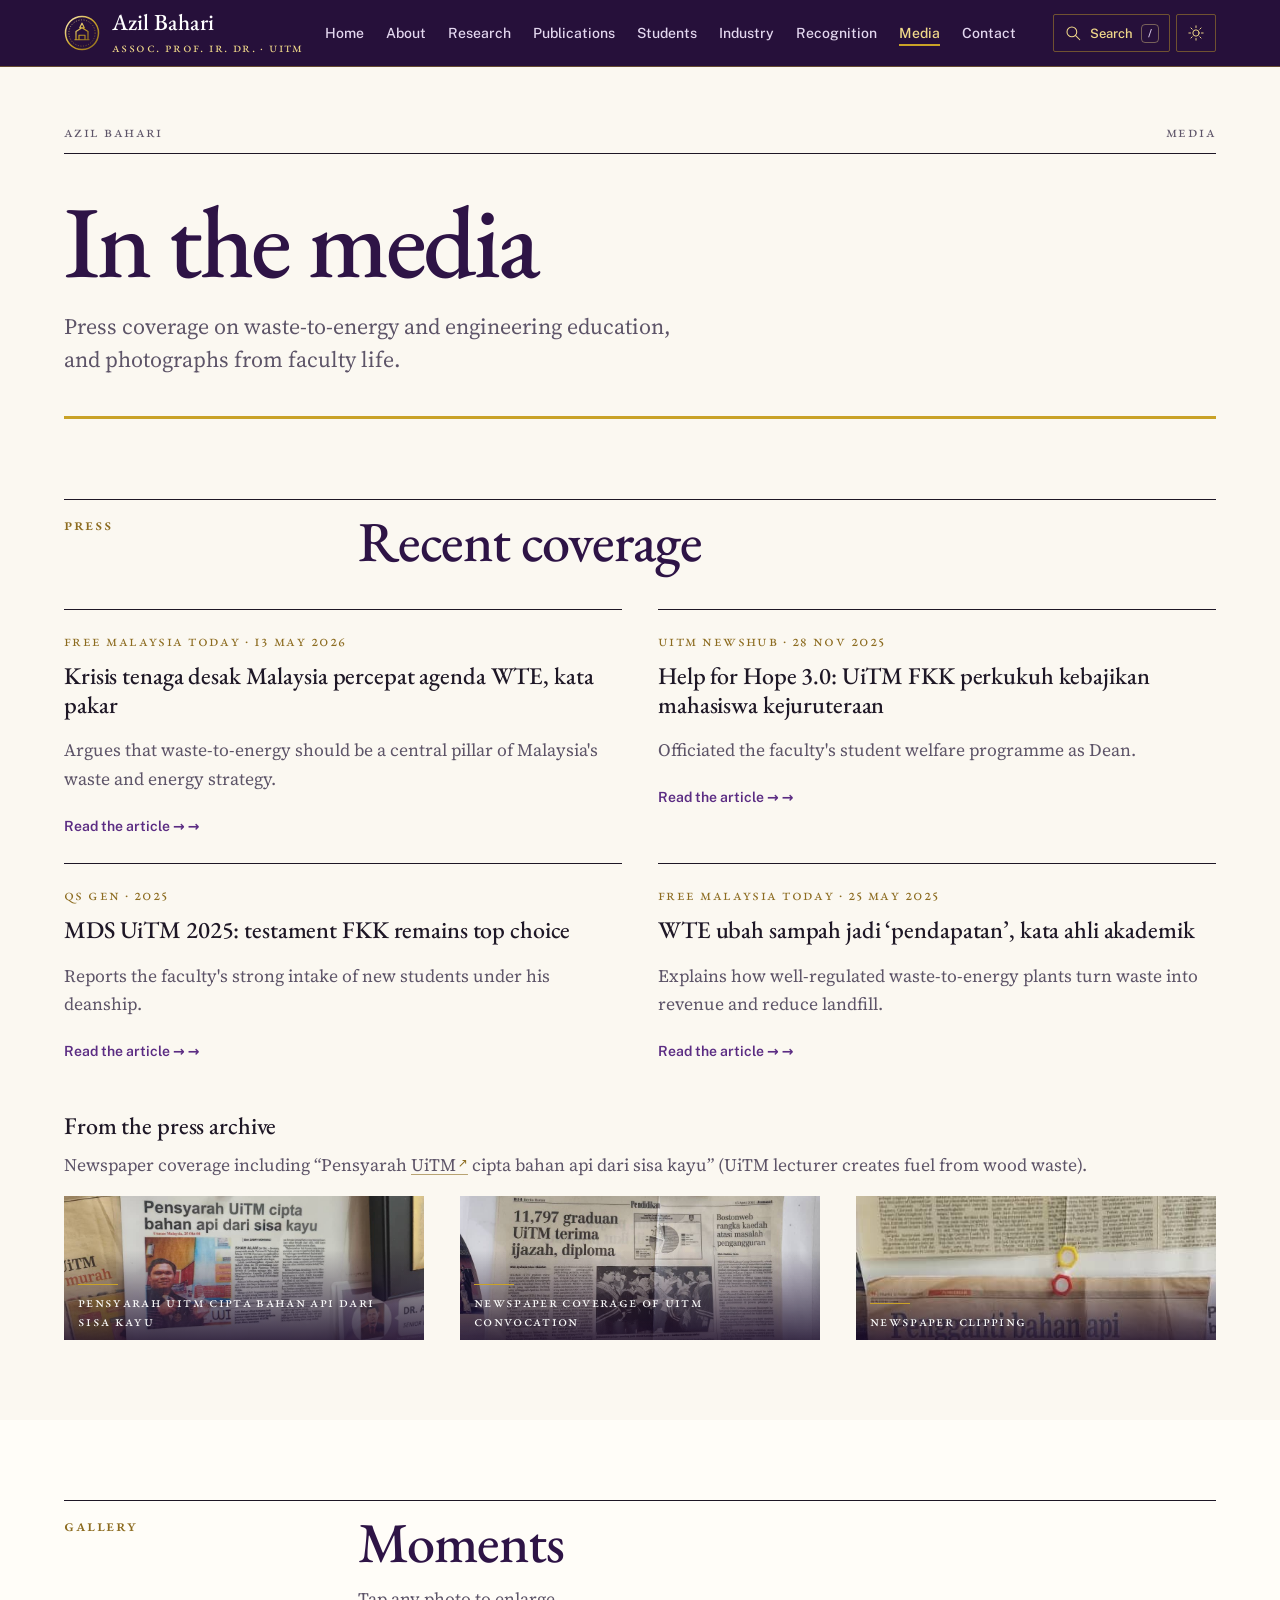
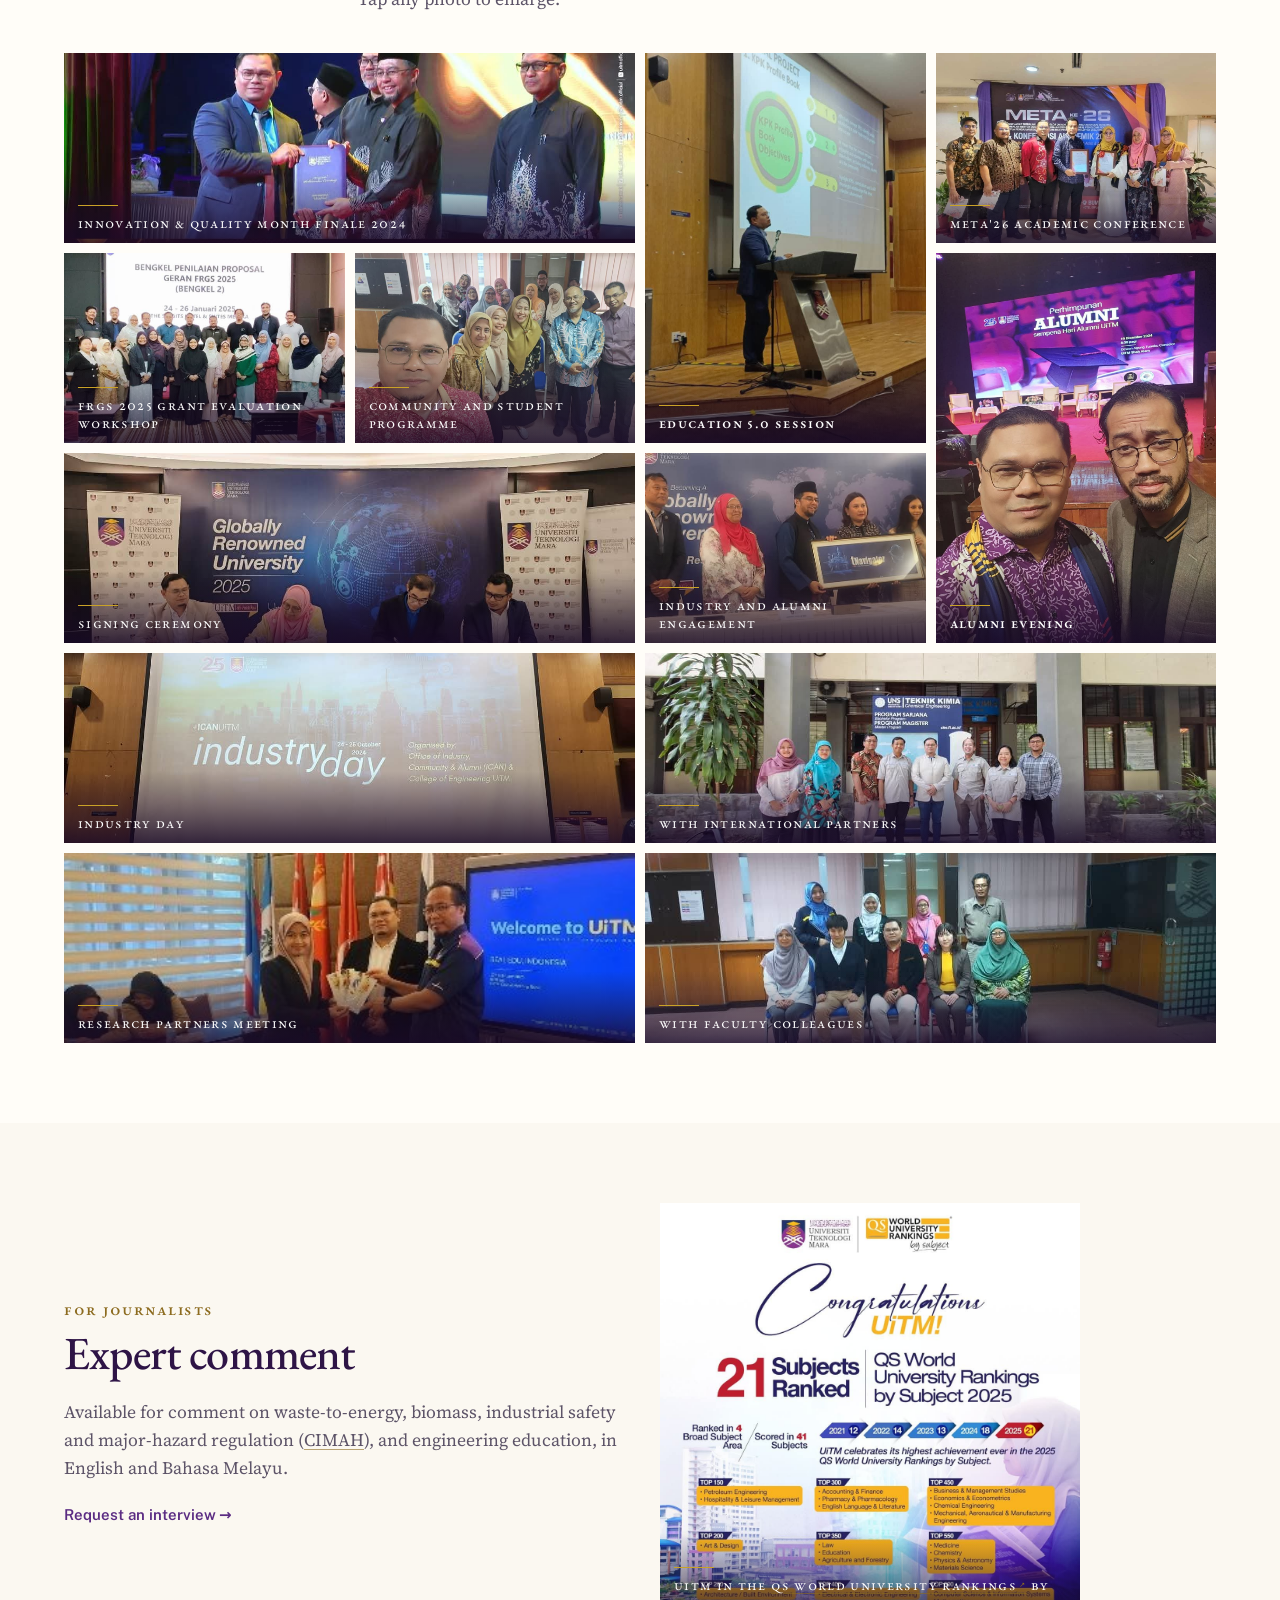
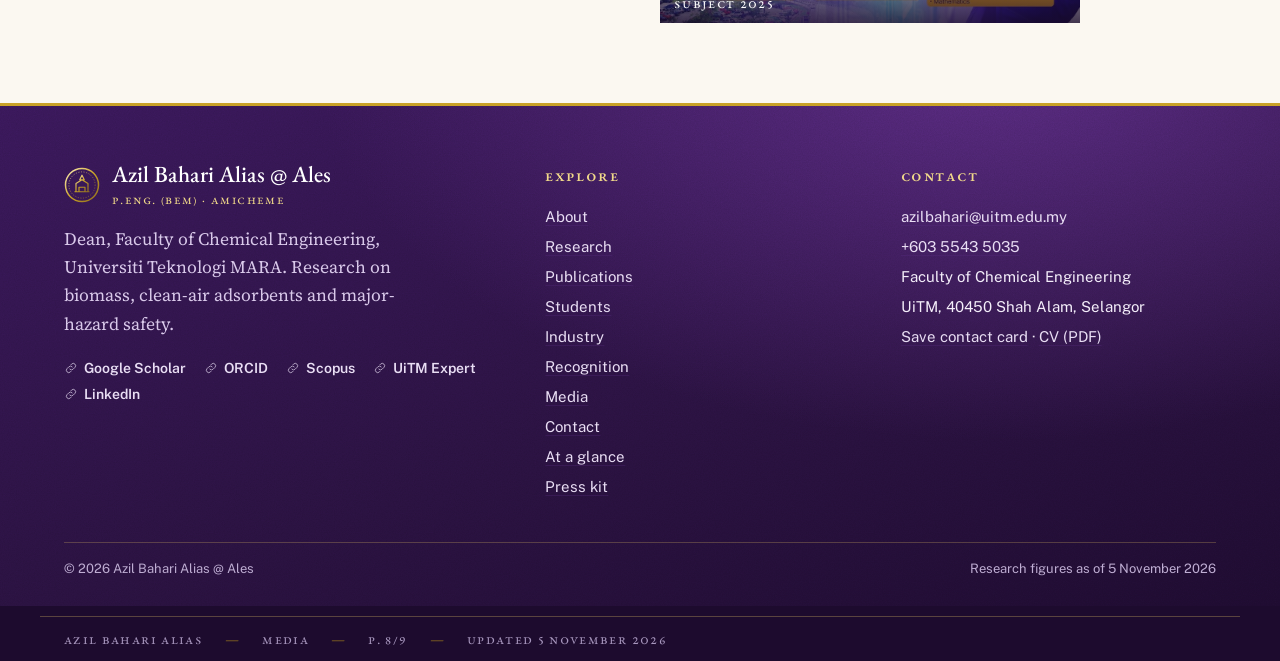
<file: media.html>
<!doctype html><html lang="en"><head><meta charset="utf-8"><meta name="viewport" content="width=device-width,initial-scale=1">
<title>Media · Azil Bahari</title><meta name="description" content="Press coverage, expert comment and photos of Dr Azil Bahari Alias on waste-to-energy, biomass and engineering education."><link rel="canonical" href="https://azilbahari.github.io/media.html">
<meta property="og:type" content="profile"><meta property="og:title" content="Media · Azil Bahari"><meta property="og:description" content="Press coverage, expert comment and photos of Dr Azil Bahari Alias on waste-to-energy, biomass and engineering education.">
<meta property="og:url" content="https://azilbahari.github.io/media.html"><meta property="og:image" content="https://azilbahari.github.io/img/og.jpg"><meta property="og:image:width" content="1200"><meta property="og:image:height" content="630"><meta property="og:image:alt" content="Assoc. Prof. Ir. Dr. Azil Bahari Alias, Dean, Faculty of Chemical Engineering, Universiti Teknologi MARA, with his portrait"><meta property="og:site_name" content="Azil Bahari Alias"><meta name="twitter:card" content="summary_large_image">
<meta name="theme-color" content="#2e1446"><link rel="icon" href="favicon.svg" type="image/svg+xml"><link rel="apple-touch-icon" href="img/touch.png">
<link rel="preconnect" href="https://fonts.googleapis.com"><link rel="preconnect" href="https://fonts.gstatic.com" crossorigin>
<link href="https://fonts.googleapis.com/css2?family=EB+Garamond:ital,wght@0,400..700;1,400..600&family=Source+Serif+4:ital,opsz,wght@0,8..60,400;0,8..60,600;1,8..60,400&family=Public+Sans:wght@400;500;600;700&display=swap" rel="stylesheet">
<script>try{var t=localStorage.getItem('theme');document.documentElement.dataset.theme=t||(matchMedia('(prefers-color-scheme: dark)').matches?'dark':'light')}catch(e){}</script>
<link rel="manifest" href="manifest.webmanifest"><link rel="stylesheet" href="style.css"><script type="application/ld+json">{"@context": "https://schema.org", "@type": "Person", "name": "Azil Bahari Alias @ Ales", "honorificPrefix": "Assoc. Prof. Ir. Dr.", "jobTitle": "Dean, Faculty of Chemical Engineering", "worksFor": {"@type": "CollegeOrUniversity", "name": "Universiti Teknologi MARA"}, "alumniOf": ["University of Melbourne", "Universiti Teknologi MARA", "Universiti Teknologi Malaysia"], "email": "mailto:azilbahari@uitm.edu.my", "url": "https://azilbahari.github.io/", "image": "https://azilbahari.github.io/img/portrait.jpg", "sameAs": ["https://scholar.google.com/citations?user=WMhAW5oAAAAJ", "https://orcid.org/0000-0002-6217-7392", "https://www.scopus.com/authid/detail.uri?authorId=24376439700", "https://expert.uitm.edu.my/expert/azilbahari", "https://my.linkedin.com/in/azil-bahari-alias-802880179"], "knowsAbout": ["Biomass valorisation", "Process safety", "CIMAH", "Activated carbon adsorbents", "Waste-to-energy", "Supercapacitors"]}</script></head><body class="p-media">
<a class="skip" href="#main">Skip to content</a>
<header class="top"><div class="wrap"><a class="brand" href="index.html"><svg class="seal" viewBox="0 0 48 48" aria-hidden="true"><defs><linearGradient id="sg" x1="0" y1="0" x2="1" y2="1"><stop offset="0" stop-color="#fff1bf"/><stop offset=".5" stop-color="#c9a227"/><stop offset="1" stop-color="#8c6b1f"/></linearGradient></defs>
<circle cx="24" cy="24" r="22" fill="none" stroke="url(#sg)" stroke-width="2"/><circle cx="24" cy="24" r="17.5" fill="none" stroke="url(#sg)" stroke-width=".8" stroke-dasharray="1.5 2"/>
<path d="M24 11l3 6h-6z M16 33V22l8-5 8 5v11 M20 33v-6h8v6 M14 33h20" fill="none" stroke="url(#sg)" stroke-width="1.6" stroke-linejoin="round"/></svg><span><b>Azil Bahari</b><small>Assoc. Prof. Ir. Dr. · UiTM</small></span></a>
<button class="menu" aria-expanded="false" aria-controls="nav">Menu</button><nav class="nav" id="nav" aria-label="Main"><a href="index.html">Home</a><a href="about.html">About</a><a href="research.html">Research</a><a href="publications.html">Publications</a><a href="students.html">Students</a><a href="industry.html">Industry</a><a href="recognition.html">Recognition</a><a href="media.html" aria-current=page>Media</a><a href="contact.html">Contact</a></nav><div class="cx-tools" data-index="search-index.json"><button class="cx-btn cx-search" type="button" aria-label="Search the site (press /)" aria-haspopup="dialog"><svg viewBox="0 0 24 24" fill="none" stroke="currentColor" stroke-width="1.4" stroke-linecap="round" aria-hidden="true"><circle cx="10.5" cy="10.5" r="6.5"/><path d="M15.5 15.5L21 21"/></svg><span>Search</span><kbd>/</kbd></button><button class="cx-btn cx-theme" type="button" aria-label="Switch to dark theme" aria-pressed="false"><svg class="cx-sun" viewBox="0 0 24 24" fill="none" stroke="currentColor" stroke-width="1.3" stroke-linecap="round" aria-hidden="true"><circle cx="12" cy="12" r="4.2"/><path d="M12 2.5v2.2M12 19.3v2.2M2.5 12h2.2M19.3 12h2.2M5.3 5.3l1.6 1.6M17.1 17.1l1.6 1.6M5.3 18.7l1.6-1.6M17.1 6.9l1.6-1.6"/></svg><svg class="cx-moon" viewBox="0 0 24 24" fill="none" stroke="currentColor" stroke-width="1.3" stroke-linecap="round" stroke-linejoin="round" aria-hidden="true"><path d="M19.5 14.6A8 8 0 0 1 9.4 4.5a8 8 0 1 0 10.1 10.1z"/><path d="M16.5 3.5v3M15 5h3" stroke-width="1"/></svg></button></div></div><div class="cx-progress" aria-hidden="true"><i></i></div></header>
<main id="main"><section class="phead"><div class="wrap"><div class="rh"><a href="index.html">Azil Bahari</a><span>Media</span></div><h1>In the media</h1><p>Press coverage on waste-to-energy and engineering education, and photographs from faculty life.</p></div></section>
<section class="s"><div class="wrap"><div class="sh rv"><div class="kicker">Press</div><div><h2 id="recent-coverage">Recent coverage</h2></div></div>
<div class="grid g2"><a class="card press rv" href="https://www.freemalaysiatoday.com/category/bahasa/tempatan/2026/05/13/krisis-tenaga-desak-malaysia-percepat-agenda-wte-kata-pakar" target="_blank" rel="noopener"><div class="src">Free Malaysia Today · 13 May 2026</div><h3 id="krisis-tenaga-desak-malaysia-percepat-agenda-wte-kata-pakar">Krisis tenaga desak Malaysia percepat agenda WTE, kata pakar</h3><p class="muted">Argues that waste-to-energy should be a central pillar of Malaysia&#x27;s waste and energy strategy.</p><span class="go">Read the article →</span></a><a class="card press rv" href="https://news.uitm.edu.my/2025/11/help-for-hope-3-0-uitm-fkk-perkukuh-kebajikan-mahasiswa-kejuruteraan/" target="_blank" rel="noopener"><div class="src">UiTM NewsHub · 28 Nov 2025</div><h3 id="help-for-hope-3-0-uitm-fkk-perkukuh-kebajikan-mahasiswa-keju">Help for Hope 3.0: UiTM FKK perkukuh kebajikan mahasiswa kejuruteraan</h3><p class="muted">Officiated the faculty&#x27;s student welfare programme as Dean.</p><span class="go">Read the article →</span></a><a class="card press rv" href="https://qs-gen.com/mds-uitm-2025-testament-fkk-remains-top-choice/" target="_blank" rel="noopener"><div class="src">QS GEN · 2025</div><h3 id="mds-uitm-2025-testament-fkk-remains-top-choice">MDS UiTM 2025: testament FKK remains top choice</h3><p class="muted">Reports the faculty&#x27;s strong intake of new students under his deanship.</p><span class="go">Read the article →</span></a><a class="card press rv" href="https://www.freemalaysiatoday.com/category/bahasa/tempatan/2025/05/25/wte-ubah-sampah-jadi-pendapatan-kata-ahli-akademik" target="_blank" rel="noopener"><div class="src">Free Malaysia Today · 25 May 2025</div><h3 id="wte-ubah-sampah-jadi-pendapatan-kata-ahli-akademik">WTE ubah sampah jadi ‘pendapatan’, kata ahli akademik</h3><p class="muted">Explains how well-regulated waste-to-energy plants turn waste into revenue and reduce landfill.</p><span class="go">Read the article →</span></a></div>
<h3 id="from-the-press-archive" style="margin:48px 0 16px">From the press archive</h3><p class="muted" style="margin-top:-6px">Newspaper coverage including “Pensyarah <a class="xl" href="https://www.uitm.edu.my/" target=_blank rel=noopener>UiTM</a> cipta bahan api dari sisa kayu” (UiTM lecturer creates fuel from wood waste).</p>
<div class="grid g3"><figure class="ph " style="aspect-ratio:5/2"><img src="img/press-2.jpg" width="1000" height="410" alt="Pensyarah UiTM cipta bahan api dari sisa kayu" loading="lazy" style="object-position:50% 50%"><figcaption>Pensyarah UiTM cipta bahan api dari sisa kayu</figcaption></figure><figure class="ph " style="aspect-ratio:5/2"><img src="img/press-3.jpg" width="1000" height="410" alt="Newspaper coverage of UiTM convocation" loading="lazy" style="object-position:50% 50%"><figcaption>Newspaper coverage of UiTM convocation</figcaption></figure><figure class="ph " style="aspect-ratio:5/2"><img src="img/press-1.jpg" width="410" height="1000" alt="Newspaper clipping" loading="lazy" style="object-position:50% 20%"><figcaption>Newspaper clipping</figcaption></figure></div></div></section>
<section class="s alt"><div class="wrap"><div class="sh rv"><div class="kicker">Gallery</div><div><h2 id="moments">Moments</h2><p>Tap any photo to enlarge.</p></div></div>
<div class="mosaic"><figure class="ph w2"><img src="img/iqm-finale-2024.jpg" width="1080" height="607" alt="Innovation &amp; Quality Month finale 2024" loading="lazy" style="object-position:40% 40%"><figcaption>Innovation &amp; Quality Month finale 2024</figcaption></figure><figure class="ph h2"><img src="img/talk-education5.jpg" width="809" height="1080" alt="Education 5.0 session" loading="lazy" style="object-position:50% 25%"><figcaption>Education 5.0 session</figcaption></figure><figure class="ph "><img src="img/meta26.jpg" width="1080" height="810" alt="META&#x27;26 academic conference" loading="lazy" style="object-position:50% 40%"><figcaption>META&#x27;26 academic conference</figcaption></figure><figure class="ph "><img src="img/frgs-workshop-2025.jpg" width="1080" height="607" alt="FRGS 2025 grant evaluation workshop" loading="lazy" style="object-position:50% 40%"><figcaption>FRGS 2025 grant evaluation workshop</figcaption></figure><figure class="ph w2"><img src="img/moa-1.jpg" width="1080" height="608" alt="Signing ceremony" loading="lazy" style="object-position:50% 40%"><figcaption>Signing ceremony</figcaption></figure><figure class="ph h2"><img src="img/alumni-night.jpg" width="1080" height="1440" alt="Alumni evening" loading="lazy" style="object-position:50% 20%"><figcaption>Alumni evening</figcaption></figure><figure class="ph "><img src="img/community.jpg" width="1080" height="810" alt="Community and student programme" loading="lazy" style="object-position:50% 30%"><figcaption>Community and student programme</figcaption></figure><figure class="ph "><img src="img/alumni-award.jpg" width="1080" height="442" alt="Industry and alumni engagement" loading="lazy" style="object-position:50% 40%"><figcaption>Industry and alumni engagement</figcaption></figure><figure class="ph w2"><img src="img/industry-day.jpg" width="1080" height="442" alt="Industry Day" loading="lazy" style="object-position:50% 50%"><figcaption>Industry Day</figcaption></figure><figure class="ph w2"><img src="img/partners-2.jpg" width="1080" height="499" alt="With international partners" loading="lazy" style="object-position:50% 40%"><figcaption>With international partners</figcaption></figure><figure class="ph w2"><img src="img/partners-3.jpg" width="425" height="319" alt="Research partners meeting" loading="lazy" style="object-position:50% 40%"><figcaption>Research partners meeting</figcaption></figure><figure class="ph w2"><img src="img/group-31.jpg" width="1000" height="450" alt="With faculty colleagues" loading="lazy" style="object-position:50% 40%"><figcaption>With faculty colleagues</figcaption></figure></div></div></section>
<section class="s"><div class="wrap grid g2" style="align-items:center;gap:40px"><div class="rv"><div class="kicker">For journalists</div><h2 id="expert-comment" class="h2">Expert comment</h2>
<p class="muted">Available for comment on waste-to-energy, biomass, industrial safety and major-hazard regulation (<a class="il" href="industry.html#how-a-major-hazard-safety-case-works">CIMAH</a>), and engineering education, in English and Bahasa Melayu.</p>
<a class="go" href="contact.html?topic=Media%20or%20interview">Request an interview</a></div>
<div class="rv"><figure class="ph " style="aspect-ratio:1/1;max-width:420px"><img src="img/qs-2025.jpg" width="1080" height="1080" alt="UiTM in the QS World University Rankings by Subject 2025" loading="lazy" style="object-position:50% 50%"><figcaption>UiTM in the <a class="xl" href="https://www.topuniversities.com/subject-rankings" target=_blank rel=noopener>QS World University Rankings</a> by Subject 2025</figcaption></figure></div></div></section></main>
<div class="braid" aria-hidden="true"></div>
<footer class="ft velvet"><div class="wrap"><div class="cols">
<div><a class="brand" href="index.html"><svg class="seal" viewBox="0 0 48 48" aria-hidden="true"><defs><linearGradient id="sg-ft" x1="0" y1="0" x2="1" y2="1"><stop offset="0" stop-color="#fff1bf"/><stop offset=".5" stop-color="#c9a227"/><stop offset="1" stop-color="#8c6b1f"/></linearGradient></defs>
<circle cx="24" cy="24" r="22" fill="none" stroke="url(#sg-ft)" stroke-width="2"/><circle cx="24" cy="24" r="17.5" fill="none" stroke="url(#sg-ft)" stroke-width=".8" stroke-dasharray="1.5 2"/>
<path d="M24 11l3 6h-6z M16 33V22l8-5 8 5v11 M20 33v-6h8v6 M14 33h20" fill="none" stroke="url(#sg-ft)" stroke-width="1.6" stroke-linejoin="round"/></svg><span><b>Azil Bahari Alias @ Ales</b><small>P.Eng. (BEM) · AMIChemE</small></span></a>
<p style="color:#d9c9ea;max-width:40ch;margin-top:16px">Dean, Faculty of Chemical Engineering, Universiti Teknologi MARA. Research on biomass, clean-air adsorbents and major-hazard safety.</p><div class="ids"><a href="https://scholar.google.com/citations?user=WMhAW5oAAAAJ" target="_blank" rel="noopener"><svg class="" viewBox="0 0 24 24" fill="none" stroke="currentColor" stroke-width="1.7" stroke-linecap="round" stroke-linejoin="round" aria-hidden="true"><path d="M10 14a4 4 0 0 0 5.7 0l3-3a4 4 0 0 0-5.7-5.7l-1 1M14 10a4 4 0 0 0-5.7 0l-3 3a4 4 0 0 0 5.7 5.7l1-1"/></svg>Google Scholar</a><a href="https://orcid.org/0000-0002-6217-7392" target="_blank" rel="noopener"><svg class="" viewBox="0 0 24 24" fill="none" stroke="currentColor" stroke-width="1.7" stroke-linecap="round" stroke-linejoin="round" aria-hidden="true"><path d="M10 14a4 4 0 0 0 5.7 0l3-3a4 4 0 0 0-5.7-5.7l-1 1M14 10a4 4 0 0 0-5.7 0l-3 3a4 4 0 0 0 5.7 5.7l1-1"/></svg>ORCID</a><a href="https://www.scopus.com/authid/detail.uri?authorId=24376439700" target="_blank" rel="noopener"><svg class="" viewBox="0 0 24 24" fill="none" stroke="currentColor" stroke-width="1.7" stroke-linecap="round" stroke-linejoin="round" aria-hidden="true"><path d="M10 14a4 4 0 0 0 5.7 0l3-3a4 4 0 0 0-5.7-5.7l-1 1M14 10a4 4 0 0 0-5.7 0l-3 3a4 4 0 0 0 5.7 5.7l1-1"/></svg>Scopus</a><a href="https://expert.uitm.edu.my/expert/azilbahari" target="_blank" rel="noopener"><svg class="" viewBox="0 0 24 24" fill="none" stroke="currentColor" stroke-width="1.7" stroke-linecap="round" stroke-linejoin="round" aria-hidden="true"><path d="M10 14a4 4 0 0 0 5.7 0l3-3a4 4 0 0 0-5.7-5.7l-1 1M14 10a4 4 0 0 0-5.7 0l-3 3a4 4 0 0 0 5.7 5.7l1-1"/></svg>UiTM Expert</a><a href="https://my.linkedin.com/in/azil-bahari-alias-802880179" target="_blank" rel="noopener"><svg class="" viewBox="0 0 24 24" fill="none" stroke="currentColor" stroke-width="1.7" stroke-linecap="round" stroke-linejoin="round" aria-hidden="true"><path d="M10 14a4 4 0 0 0 5.7 0l3-3a4 4 0 0 0-5.7-5.7l-1 1M14 10a4 4 0 0 0-5.7 0l-3 3a4 4 0 0 0 5.7 5.7l1-1"/></svg>LinkedIn</a></div></div>
<div><h2>Explore</h2><ul><li><a href="about.html">About</a></li><li><a href="research.html">Research</a></li><li><a href="publications.html">Publications</a></li><li><a href="students.html">Students</a></li><li><a href="industry.html">Industry</a></li><li><a href="recognition.html">Recognition</a></li><li><a href="media.html">Media</a></li><li><a href="contact.html">Contact</a></li><li><a href="glance.html">At a glance</a></li><li><a href="press.html">Press kit</a></li></ul></div>
<div><h2>Contact</h2><ul><li><a href="mailto:azilbahari@uitm.edu.my">azilbahari@uitm.edu.my</a></li><li><a href="tel:+60355435035">+603 5543 5035</a></li>
<li>Faculty of Chemical Engineering<br>UiTM, 40450 Shah Alam, Selangor</li><li><a href="azil-bahari.vcf">Save contact card</a> · <a href="cv.pdf">CV (PDF)</a></li></ul></div></div>
<div class="base"><span>© 2026 Azil Bahari Alias @ Ales</span><span>Research figures as of 5 November 2026</span></div></div></footer>
<div class="folio"><div class="wrap"><span>Azil Bahari Alias</span><span>Media</span><span>p. 8/9</span><span>Updated 5 November 2026</span></div></div>
<script src="site.js" defer></script><script src="feat/chrome.js" defer></script></body></html>
</file>
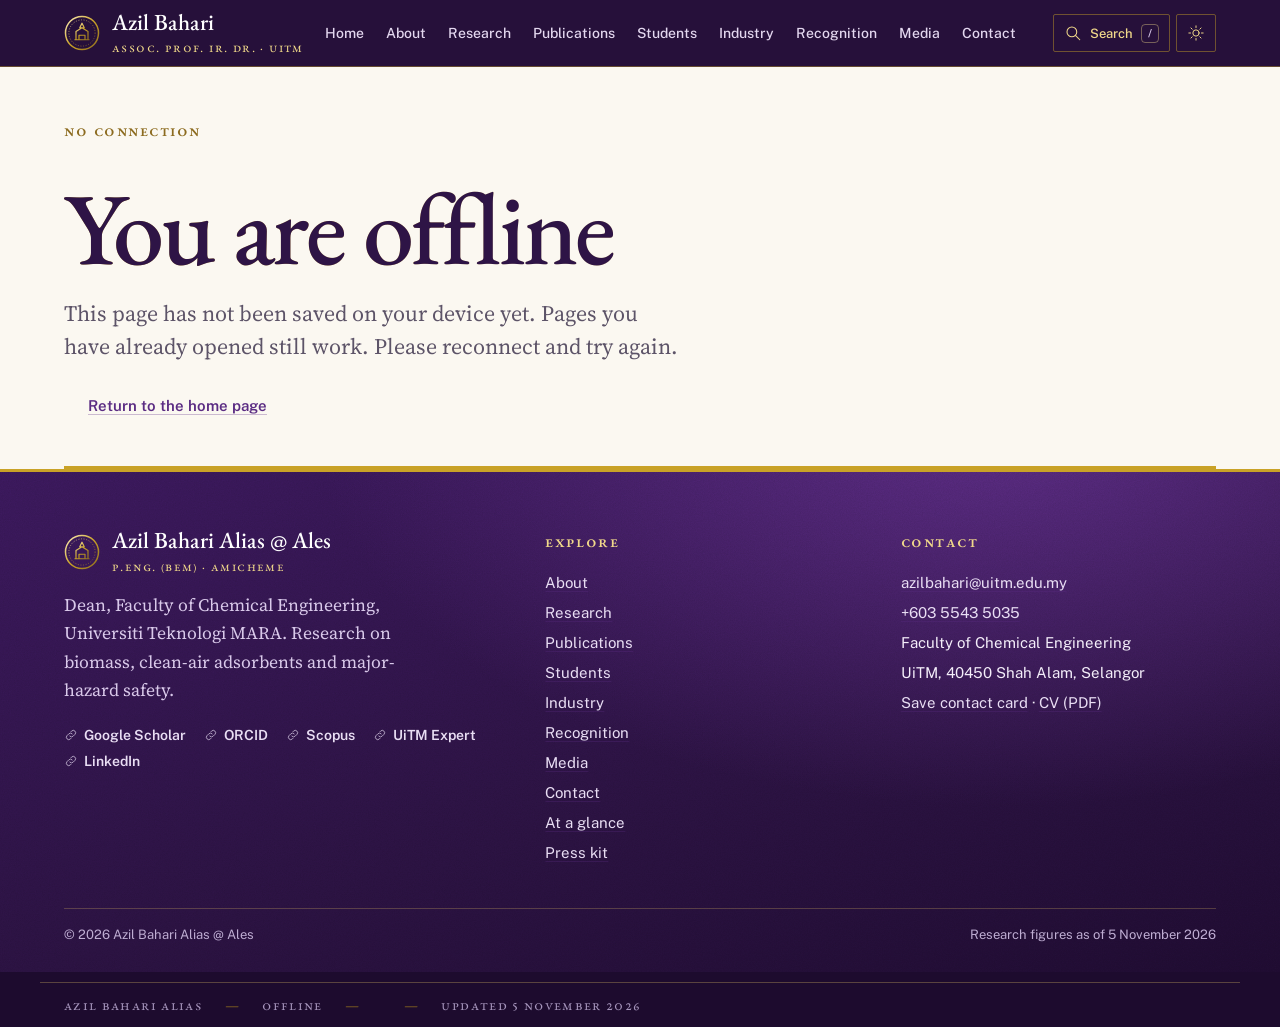
<file: offline.html>
<!doctype html><html lang="en"><head><meta charset="utf-8"><meta name="viewport" content="width=device-width,initial-scale=1">
<title>Offline · Azil Bahari</title><meta name="description" content="This page is not available offline."><meta name="robots" content="noindex"><link rel="canonical" href="https://azilbahari.github.io/offline.html">
<meta property="og:type" content="profile"><meta property="og:title" content="Offline · Azil Bahari"><meta property="og:description" content="This page is not available offline.">
<meta property="og:url" content="https://azilbahari.github.io/offline.html"><meta property="og:image" content="https://azilbahari.github.io/img/og.jpg"><meta property="og:image:width" content="1200"><meta property="og:image:height" content="630"><meta property="og:image:alt" content="Assoc. Prof. Ir. Dr. Azil Bahari Alias, Dean, Faculty of Chemical Engineering, Universiti Teknologi MARA, with his portrait"><meta property="og:site_name" content="Azil Bahari Alias"><meta name="twitter:card" content="summary_large_image">
<meta name="theme-color" content="#2e1446"><link rel="icon" href="favicon.svg" type="image/svg+xml"><link rel="apple-touch-icon" href="img/touch.png">
<link rel="preconnect" href="https://fonts.googleapis.com"><link rel="preconnect" href="https://fonts.gstatic.com" crossorigin>
<link href="https://fonts.googleapis.com/css2?family=EB+Garamond:ital,wght@0,400..700;1,400..600&family=Source+Serif+4:ital,opsz,wght@0,8..60,400;0,8..60,600;1,8..60,400&family=Public+Sans:wght@400;500;600;700&display=swap" rel="stylesheet">
<script>try{var t=localStorage.getItem('theme');document.documentElement.dataset.theme=t||(matchMedia('(prefers-color-scheme: dark)').matches?'dark':'light')}catch(e){}</script>
<link rel="manifest" href="manifest.webmanifest"><link rel="stylesheet" href="style.css"><script type="application/ld+json">{"@context": "https://schema.org", "@type": "Person", "name": "Azil Bahari Alias @ Ales", "honorificPrefix": "Assoc. Prof. Ir. Dr.", "jobTitle": "Dean, Faculty of Chemical Engineering", "worksFor": {"@type": "CollegeOrUniversity", "name": "Universiti Teknologi MARA"}, "alumniOf": ["University of Melbourne", "Universiti Teknologi MARA", "Universiti Teknologi Malaysia"], "email": "mailto:azilbahari@uitm.edu.my", "url": "https://azilbahari.github.io/", "image": "https://azilbahari.github.io/img/portrait.jpg", "sameAs": ["https://scholar.google.com/citations?user=WMhAW5oAAAAJ", "https://orcid.org/0000-0002-6217-7392", "https://www.scopus.com/authid/detail.uri?authorId=24376439700", "https://expert.uitm.edu.my/expert/azilbahari", "https://my.linkedin.com/in/azil-bahari-alias-802880179"], "knowsAbout": ["Biomass valorisation", "Process safety", "CIMAH", "Activated carbon adsorbents", "Waste-to-energy", "Supercapacitors"]}</script><link rel="stylesheet" href="feat/glance.css"></head><body class="p-offline">
<a class="skip" href="#main">Skip to content</a>
<header class="top"><div class="wrap"><a class="brand" href="index.html"><svg class="seal" viewBox="0 0 48 48" aria-hidden="true"><defs><linearGradient id="sg" x1="0" y1="0" x2="1" y2="1"><stop offset="0" stop-color="#fff1bf"/><stop offset=".5" stop-color="#c9a227"/><stop offset="1" stop-color="#8c6b1f"/></linearGradient></defs>
<circle cx="24" cy="24" r="22" fill="none" stroke="url(#sg)" stroke-width="2"/><circle cx="24" cy="24" r="17.5" fill="none" stroke="url(#sg)" stroke-width=".8" stroke-dasharray="1.5 2"/>
<path d="M24 11l3 6h-6z M16 33V22l8-5 8 5v11 M20 33v-6h8v6 M14 33h20" fill="none" stroke="url(#sg)" stroke-width="1.6" stroke-linejoin="round"/></svg><span><b>Azil Bahari</b><small>Assoc. Prof. Ir. Dr. · UiTM</small></span></a>
<button class="menu" aria-expanded="false" aria-controls="nav">Menu</button><nav class="nav" id="nav" aria-label="Main"><a href="index.html">Home</a><a href="about.html">About</a><a href="research.html">Research</a><a href="publications.html">Publications</a><a href="students.html">Students</a><a href="industry.html">Industry</a><a href="recognition.html">Recognition</a><a href="media.html">Media</a><a href="contact.html">Contact</a></nav><div class="cx-tools" data-index="search-index.json"><button class="cx-btn cx-search" type="button" aria-label="Search the site (press /)" aria-haspopup="dialog"><svg viewBox="0 0 24 24" fill="none" stroke="currentColor" stroke-width="1.4" stroke-linecap="round" aria-hidden="true"><circle cx="10.5" cy="10.5" r="6.5"/><path d="M15.5 15.5L21 21"/></svg><span>Search</span><kbd>/</kbd></button><button class="cx-btn cx-theme" type="button" aria-label="Switch to dark theme" aria-pressed="false"><svg class="cx-sun" viewBox="0 0 24 24" fill="none" stroke="currentColor" stroke-width="1.3" stroke-linecap="round" aria-hidden="true"><circle cx="12" cy="12" r="4.2"/><path d="M12 2.5v2.2M12 19.3v2.2M2.5 12h2.2M19.3 12h2.2M5.3 5.3l1.6 1.6M17.1 17.1l1.6 1.6M5.3 18.7l1.6-1.6M17.1 6.9l1.6-1.6"/></svg><svg class="cx-moon" viewBox="0 0 24 24" fill="none" stroke="currentColor" stroke-width="1.3" stroke-linecap="round" stroke-linejoin="round" aria-hidden="true"><path d="M19.5 14.6A8 8 0 0 1 9.4 4.5a8 8 0 1 0 10.1 10.1z"/><path d="M16.5 3.5v3M15 5h3" stroke-width="1"/></svg></button></div></div><div class="cx-progress" aria-hidden="true"><i></i></div></header>
<main id="main"><section class="phead"><div class="wrap"><div class="kicker">No connection</div><h1 class="foil">You are offline</h1><p>This page has not been saved on your device yet. Pages you have already opened still work. Please reconnect and try again.</p><p style="margin-top:22px"><a class="btn" href="index.html">Return to the home page</a></p></div></section>
</main>
<div class="braid" aria-hidden="true"></div>
<footer class="ft velvet"><div class="wrap"><div class="cols">
<div><a class="brand" href="index.html"><svg class="seal" viewBox="0 0 48 48" aria-hidden="true"><defs><linearGradient id="sg-ft" x1="0" y1="0" x2="1" y2="1"><stop offset="0" stop-color="#fff1bf"/><stop offset=".5" stop-color="#c9a227"/><stop offset="1" stop-color="#8c6b1f"/></linearGradient></defs>
<circle cx="24" cy="24" r="22" fill="none" stroke="url(#sg-ft)" stroke-width="2"/><circle cx="24" cy="24" r="17.5" fill="none" stroke="url(#sg-ft)" stroke-width=".8" stroke-dasharray="1.5 2"/>
<path d="M24 11l3 6h-6z M16 33V22l8-5 8 5v11 M20 33v-6h8v6 M14 33h20" fill="none" stroke="url(#sg-ft)" stroke-width="1.6" stroke-linejoin="round"/></svg><span><b>Azil Bahari Alias @ Ales</b><small>P.Eng. (BEM) · AMIChemE</small></span></a>
<p style="color:#d9c9ea;max-width:40ch;margin-top:16px">Dean, Faculty of Chemical Engineering, Universiti Teknologi MARA. Research on biomass, clean-air adsorbents and major-hazard safety.</p><div class="ids"><a href="https://scholar.google.com/citations?user=WMhAW5oAAAAJ" target="_blank" rel="noopener"><svg class="" viewBox="0 0 24 24" fill="none" stroke="currentColor" stroke-width="1.7" stroke-linecap="round" stroke-linejoin="round" aria-hidden="true"><path d="M10 14a4 4 0 0 0 5.7 0l3-3a4 4 0 0 0-5.7-5.7l-1 1M14 10a4 4 0 0 0-5.7 0l-3 3a4 4 0 0 0 5.7 5.7l1-1"/></svg>Google Scholar</a><a href="https://orcid.org/0000-0002-6217-7392" target="_blank" rel="noopener"><svg class="" viewBox="0 0 24 24" fill="none" stroke="currentColor" stroke-width="1.7" stroke-linecap="round" stroke-linejoin="round" aria-hidden="true"><path d="M10 14a4 4 0 0 0 5.7 0l3-3a4 4 0 0 0-5.7-5.7l-1 1M14 10a4 4 0 0 0-5.7 0l-3 3a4 4 0 0 0 5.7 5.7l1-1"/></svg>ORCID</a><a href="https://www.scopus.com/authid/detail.uri?authorId=24376439700" target="_blank" rel="noopener"><svg class="" viewBox="0 0 24 24" fill="none" stroke="currentColor" stroke-width="1.7" stroke-linecap="round" stroke-linejoin="round" aria-hidden="true"><path d="M10 14a4 4 0 0 0 5.7 0l3-3a4 4 0 0 0-5.7-5.7l-1 1M14 10a4 4 0 0 0-5.7 0l-3 3a4 4 0 0 0 5.7 5.7l1-1"/></svg>Scopus</a><a href="https://expert.uitm.edu.my/expert/azilbahari" target="_blank" rel="noopener"><svg class="" viewBox="0 0 24 24" fill="none" stroke="currentColor" stroke-width="1.7" stroke-linecap="round" stroke-linejoin="round" aria-hidden="true"><path d="M10 14a4 4 0 0 0 5.7 0l3-3a4 4 0 0 0-5.7-5.7l-1 1M14 10a4 4 0 0 0-5.7 0l-3 3a4 4 0 0 0 5.7 5.7l1-1"/></svg>UiTM Expert</a><a href="https://my.linkedin.com/in/azil-bahari-alias-802880179" target="_blank" rel="noopener"><svg class="" viewBox="0 0 24 24" fill="none" stroke="currentColor" stroke-width="1.7" stroke-linecap="round" stroke-linejoin="round" aria-hidden="true"><path d="M10 14a4 4 0 0 0 5.7 0l3-3a4 4 0 0 0-5.7-5.7l-1 1M14 10a4 4 0 0 0-5.7 0l-3 3a4 4 0 0 0 5.7 5.7l1-1"/></svg>LinkedIn</a></div></div>
<div><h2>Explore</h2><ul><li><a href="about.html">About</a></li><li><a href="research.html">Research</a></li><li><a href="publications.html">Publications</a></li><li><a href="students.html">Students</a></li><li><a href="industry.html">Industry</a></li><li><a href="recognition.html">Recognition</a></li><li><a href="media.html">Media</a></li><li><a href="contact.html">Contact</a></li><li><a href="glance.html">At a glance</a></li><li><a href="press.html">Press kit</a></li></ul></div>
<div><h2>Contact</h2><ul><li><a href="mailto:azilbahari@uitm.edu.my">azilbahari@uitm.edu.my</a></li><li><a href="tel:+60355435035">+603 5543 5035</a></li>
<li>Faculty of Chemical Engineering<br>UiTM, 40450 Shah Alam, Selangor</li><li><a href="azil-bahari.vcf">Save contact card</a> · <a href="cv.pdf">CV (PDF)</a></li></ul></div></div>
<div class="base"><span>© 2026 Azil Bahari Alias @ Ales</span><span>Research figures as of 5 November 2026</span></div></div></footer>
<div class="folio"><div class="wrap"><span>Azil Bahari Alias</span><span>Offline</span><span></span><span>Updated 5 November 2026</span></div></div>
<script src="site.js" defer></script><script src="feat/chrome.js" defer></script><script src="feat/glance.js" defer></script></body></html>
</file>
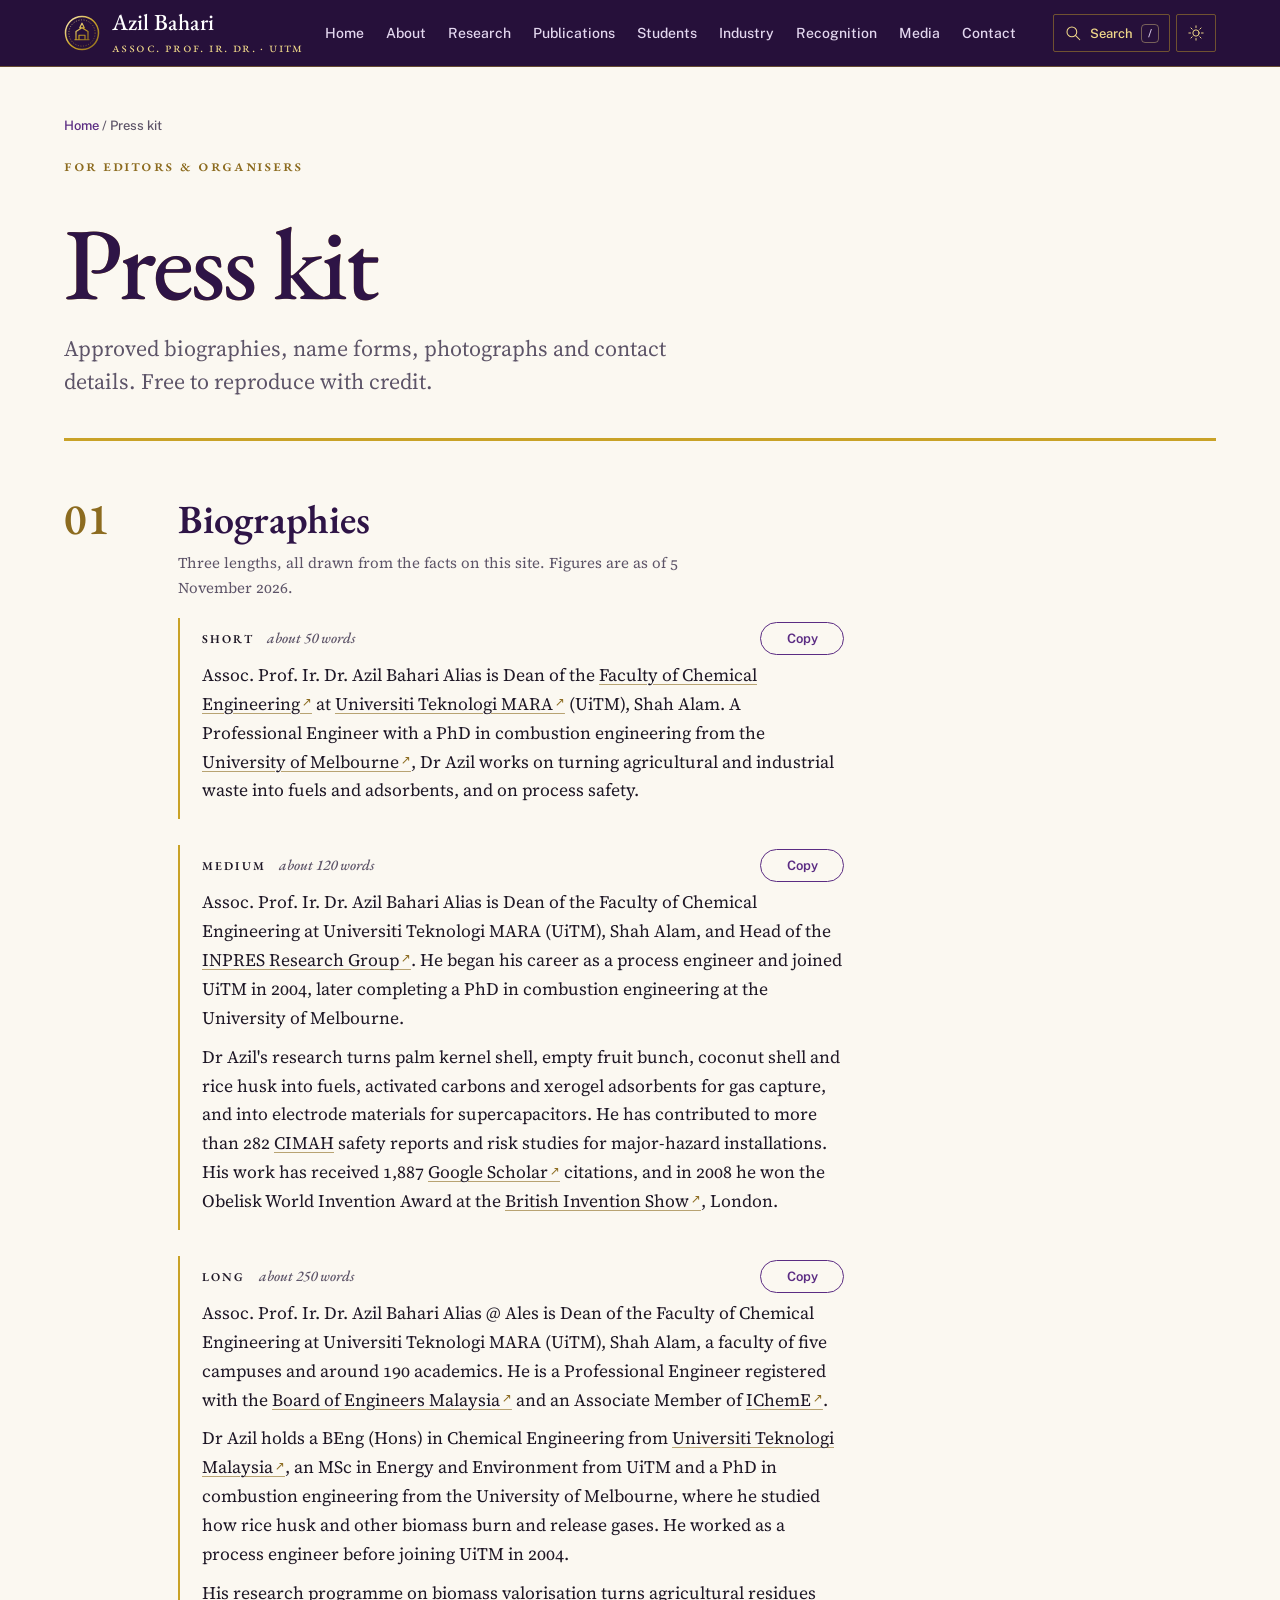
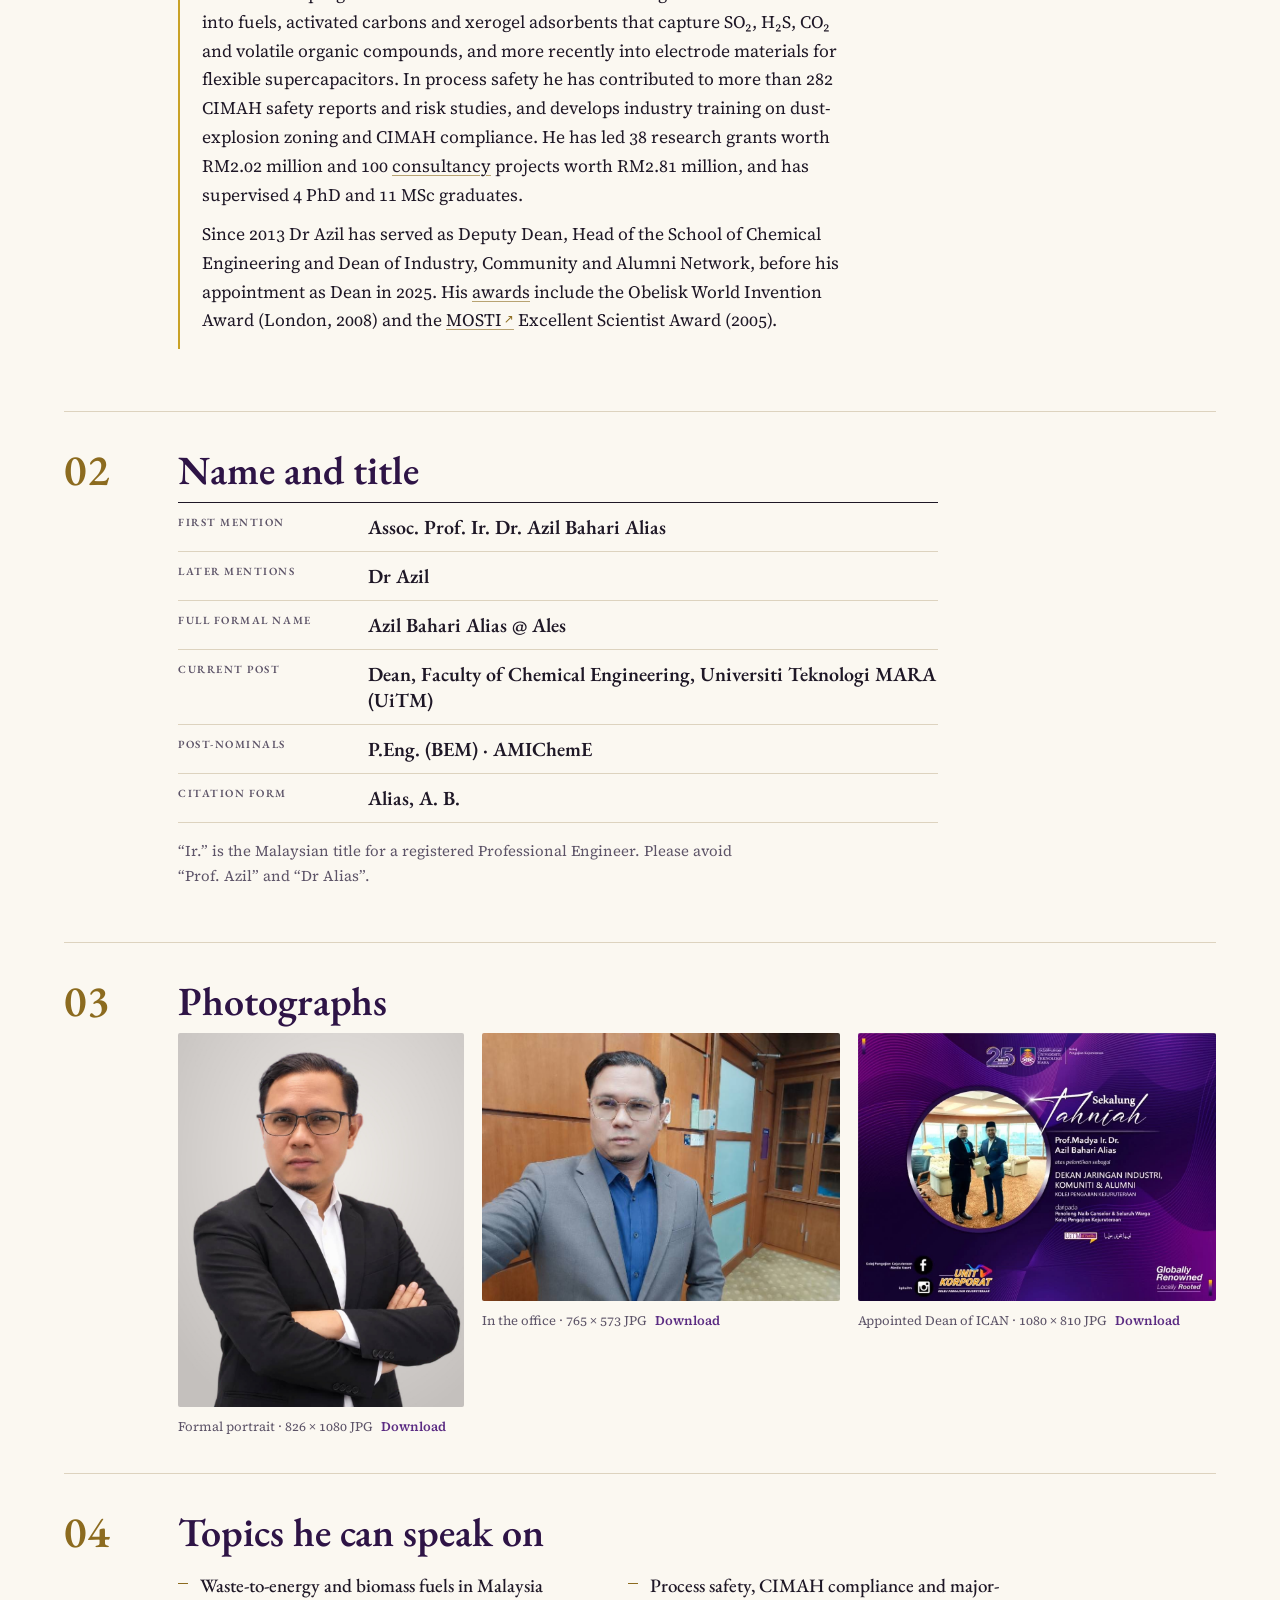
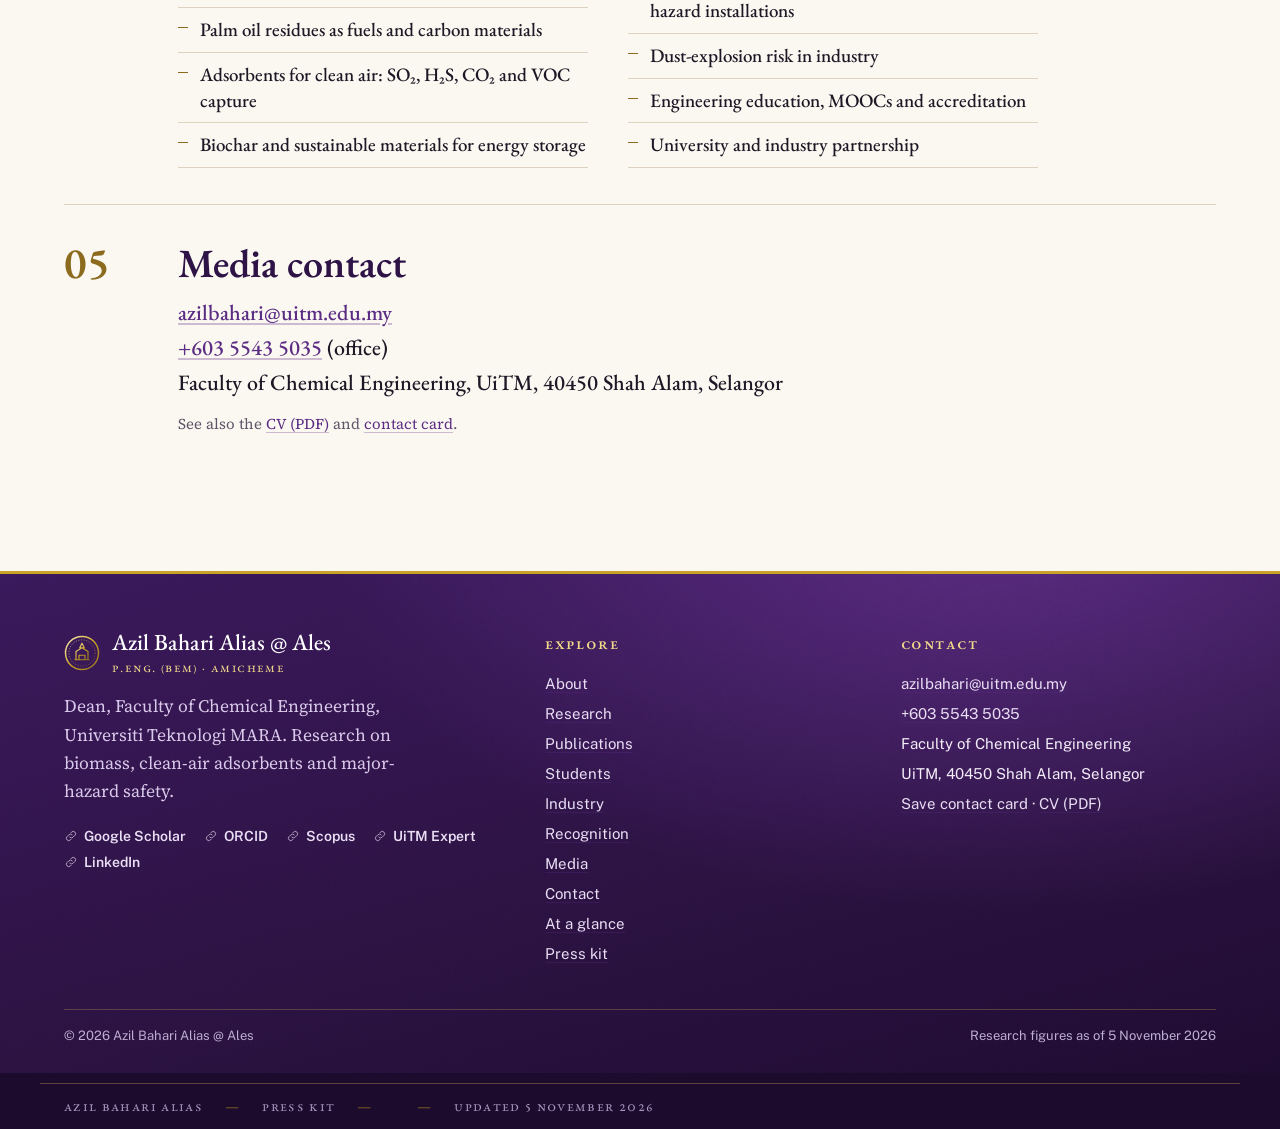
<file: press.html>
<!doctype html><html lang="en"><head><meta charset="utf-8"><meta name="viewport" content="width=device-width,initial-scale=1">
<title>Press kit · Azil Bahari</title><meta name="description" content="Approved biographies, name forms, photographs and media contact for Assoc. Prof. Ir. Dr. Azil Bahari Alias."><link rel="canonical" href="https://azilbahari.github.io/press.html">
<meta property="og:type" content="profile"><meta property="og:title" content="Press kit · Azil Bahari"><meta property="og:description" content="Approved biographies, name forms, photographs and media contact for Assoc. Prof. Ir. Dr. Azil Bahari Alias.">
<meta property="og:url" content="https://azilbahari.github.io/press.html"><meta property="og:image" content="https://azilbahari.github.io/img/og.jpg"><meta property="og:image:width" content="1200"><meta property="og:image:height" content="630"><meta property="og:image:alt" content="Assoc. Prof. Ir. Dr. Azil Bahari Alias, Dean, Faculty of Chemical Engineering, Universiti Teknologi MARA, with his portrait"><meta property="og:site_name" content="Azil Bahari Alias"><meta name="twitter:card" content="summary_large_image">
<meta name="theme-color" content="#2e1446"><link rel="icon" href="favicon.svg" type="image/svg+xml"><link rel="apple-touch-icon" href="img/touch.png">
<link rel="preconnect" href="https://fonts.googleapis.com"><link rel="preconnect" href="https://fonts.gstatic.com" crossorigin>
<link href="https://fonts.googleapis.com/css2?family=EB+Garamond:ital,wght@0,400..700;1,400..600&family=Source+Serif+4:ital,opsz,wght@0,8..60,400;0,8..60,600;1,8..60,400&family=Public+Sans:wght@400;500;600;700&display=swap" rel="stylesheet">
<script>try{var t=localStorage.getItem('theme');document.documentElement.dataset.theme=t||(matchMedia('(prefers-color-scheme: dark)').matches?'dark':'light')}catch(e){}</script>
<link rel="manifest" href="manifest.webmanifest"><link rel="stylesheet" href="style.css"><script type="application/ld+json">{"@context": "https://schema.org", "@type": "Person", "name": "Azil Bahari Alias @ Ales", "honorificPrefix": "Assoc. Prof. Ir. Dr.", "jobTitle": "Dean, Faculty of Chemical Engineering", "worksFor": {"@type": "CollegeOrUniversity", "name": "Universiti Teknologi MARA"}, "alumniOf": ["University of Melbourne", "Universiti Teknologi MARA", "Universiti Teknologi Malaysia"], "email": "mailto:azilbahari@uitm.edu.my", "url": "https://azilbahari.github.io/", "image": "https://azilbahari.github.io/img/portrait.jpg", "sameAs": ["https://scholar.google.com/citations?user=WMhAW5oAAAAJ", "https://orcid.org/0000-0002-6217-7392", "https://www.scopus.com/authid/detail.uri?authorId=24376439700", "https://expert.uitm.edu.my/expert/azilbahari", "https://my.linkedin.com/in/azil-bahari-alias-802880179"], "knowsAbout": ["Biomass valorisation", "Process safety", "CIMAH", "Activated carbon adsorbents", "Waste-to-energy", "Supercapacitors"]}</script><link rel="stylesheet" href="feat/glance.css"></head><body class="p-press">
<a class="skip" href="#main">Skip to content</a>
<header class="top"><div class="wrap"><a class="brand" href="index.html"><svg class="seal" viewBox="0 0 48 48" aria-hidden="true"><defs><linearGradient id="sg" x1="0" y1="0" x2="1" y2="1"><stop offset="0" stop-color="#fff1bf"/><stop offset=".5" stop-color="#c9a227"/><stop offset="1" stop-color="#8c6b1f"/></linearGradient></defs>
<circle cx="24" cy="24" r="22" fill="none" stroke="url(#sg)" stroke-width="2"/><circle cx="24" cy="24" r="17.5" fill="none" stroke="url(#sg)" stroke-width=".8" stroke-dasharray="1.5 2"/>
<path d="M24 11l3 6h-6z M16 33V22l8-5 8 5v11 M20 33v-6h8v6 M14 33h20" fill="none" stroke="url(#sg)" stroke-width="1.6" stroke-linejoin="round"/></svg><span><b>Azil Bahari</b><small>Assoc. Prof. Ir. Dr. · UiTM</small></span></a>
<button class="menu" aria-expanded="false" aria-controls="nav">Menu</button><nav class="nav" id="nav" aria-label="Main"><a href="index.html">Home</a><a href="about.html">About</a><a href="research.html">Research</a><a href="publications.html">Publications</a><a href="students.html">Students</a><a href="industry.html">Industry</a><a href="recognition.html">Recognition</a><a href="media.html">Media</a><a href="contact.html">Contact</a></nav><div class="cx-tools" data-index="search-index.json"><button class="cx-btn cx-search" type="button" aria-label="Search the site (press /)" aria-haspopup="dialog"><svg viewBox="0 0 24 24" fill="none" stroke="currentColor" stroke-width="1.4" stroke-linecap="round" aria-hidden="true"><circle cx="10.5" cy="10.5" r="6.5"/><path d="M15.5 15.5L21 21"/></svg><span>Search</span><kbd>/</kbd></button><button class="cx-btn cx-theme" type="button" aria-label="Switch to dark theme" aria-pressed="false"><svg class="cx-sun" viewBox="0 0 24 24" fill="none" stroke="currentColor" stroke-width="1.3" stroke-linecap="round" aria-hidden="true"><circle cx="12" cy="12" r="4.2"/><path d="M12 2.5v2.2M12 19.3v2.2M2.5 12h2.2M19.3 12h2.2M5.3 5.3l1.6 1.6M17.1 17.1l1.6 1.6M5.3 18.7l1.6-1.6M17.1 6.9l1.6-1.6"/></svg><svg class="cx-moon" viewBox="0 0 24 24" fill="none" stroke="currentColor" stroke-width="1.3" stroke-linecap="round" stroke-linejoin="round" aria-hidden="true"><path d="M19.5 14.6A8 8 0 0 1 9.4 4.5a8 8 0 1 0 10.1 10.1z"/><path d="M16.5 3.5v3M15 5h3" stroke-width="1"/></svg></button></div></div><div class="cx-progress" aria-hidden="true"><i></i></div></header>
<main id="main"><section class="phead"><div class="wrap"><div class="crumbs"><a href="index.html">Home</a> / Press kit</div><div class="kicker" style="margin-top:22px">For editors &amp; organisers</div><h1 class="foil">Press kit</h1><p>Approved biographies, name forms, photographs and contact details. Free to reproduce with credit.</p></div></section>
<div class="pk wrap">
<section class="pk-sec" aria-labelledby="pk-bios"><p class="pk-num">01</p><div>
 <h2 id="pk-bios">Biographies</h2>
 <p class="pk-note">Three lengths, all drawn from the facts on this site. Figures are as of 5 November 2026.</p>
 <article class="pk-bio"><header><h3 id="short-about-50-words">Short <small>about 50 words</small></h3><button type="button" class="pk-copy" data-copy="bio-s" aria-label="Copy short biography">Copy</button></header>
 <div id="bio-s"><p>Assoc. Prof. Ir. Dr. Azil Bahari Alias is Dean of the <a class="xl" href="https://fkk.uitm.edu.my/" target=_blank rel=noopener>Faculty of Chemical Engineering</a> at <a class="xl" href="https://www.uitm.edu.my/" target=_blank rel=noopener>Universiti Teknologi MARA</a> (UiTM), Shah Alam. A Professional Engineer with a PhD in combustion engineering from the <a class="xl" href="https://www.unimelb.edu.au/" target=_blank rel=noopener>University of Melbourne</a>, Dr Azil works on turning agricultural and industrial waste into fuels and adsorbents, and on process safety.</p></div></article>
 <article class="pk-bio"><header><h3 id="medium-about-120-words">Medium <small>about 120 words</small></h3><button type="button" class="pk-copy" data-copy="bio-m" aria-label="Copy medium biography">Copy</button></header>
 <div id="bio-m"><p>Assoc. Prof. Ir. Dr. Azil Bahari Alias is Dean of the Faculty of Chemical Engineering at Universiti Teknologi MARA (UiTM), Shah Alam, and Head of the <a class="xl" href="https://inpres-uitm.github.io/" target=_blank rel=noopener>INPRES Research Group</a>. He began his career as a process engineer and joined UiTM in 2004, later completing a PhD in combustion engineering at the University of Melbourne.</p>
 <p>Dr Azil's research turns palm kernel shell, empty fruit bunch, coconut shell and rice husk into fuels, activated carbons and xerogel adsorbents for gas capture, and into electrode materials for supercapacitors. He has contributed to more than 282 <a class="il" href="industry.html#how-a-major-hazard-safety-case-works">CIMAH</a> safety reports and risk studies for major-hazard installations. His work has received 1,887 <a class="xl" href="https://scholar.google.com/citations?user=WMhAW5oAAAAJ" target=_blank rel=noopener>Google Scholar</a> citations, and in 2008 he won the Obelisk World Invention Award at the <a class="xl" href="https://www.britishinventionshow.com/" target=_blank rel=noopener>British Invention Show</a>, London.</p></div></article>
 <article class="pk-bio"><header><h3 id="long-about-250-words">Long <small>about 250 words</small></h3><button type="button" class="pk-copy" data-copy="bio-l" aria-label="Copy long biography">Copy</button></header>
 <div id="bio-l"><p>Assoc. Prof. Ir. Dr. Azil Bahari Alias @ Ales is Dean of the Faculty of Chemical Engineering at Universiti Teknologi MARA (UiTM), Shah Alam, a faculty of five campuses and around 190 academics. He is a Professional Engineer registered with the <a class="xl" href="https://bem.org.my/" target=_blank rel=noopener>Board of Engineers Malaysia</a> and an Associate Member of <a class="xl" href="https://www.icheme.org/" target=_blank rel=noopener>IChemE</a>.</p>
 <p>Dr Azil holds a BEng (Hons) in Chemical Engineering from <a class="xl" href="https://www.utm.my/" target=_blank rel=noopener>Universiti Teknologi Malaysia</a>, an MSc in Energy and Environment from UiTM and a PhD in combustion engineering from the University of Melbourne, where he studied how rice husk and other biomass burn and release gases. He worked as a process engineer before joining UiTM in 2004.</p>
 <p>His research programme on biomass valorisation turns agricultural residues into fuels, activated carbons and xerogel adsorbents that capture SO₂, H₂S, CO₂ and volatile organic compounds, and more recently into electrode materials for flexible supercapacitors. In process safety he has contributed to more than 282 CIMAH safety reports and risk studies, and develops industry training on dust-explosion zoning and CIMAH compliance. He has led 38 research grants worth RM2.02 million and 100 <a class="il" href="industry.html">consultancy</a> projects worth RM2.81 million, and has supervised 4 PhD and 11 MSc graduates.</p>
 <p>Since 2013 Dr Azil has served as Deputy Dean, Head of the School of Chemical Engineering and Dean of Industry, Community and Alumni Network, before his appointment as Dean in 2025. His <a class="il" href="recognition.html#awards-newest-first">awards</a> include the Obelisk World Invention Award (London, 2008) and the <a class="xl" href="https://www.mosti.gov.my/" target=_blank rel=noopener>MOSTI</a> Excellent Scientist Award (2005).</p></div></article>
</div></section>

<section class="pk-sec" aria-labelledby="pk-name"><p class="pk-num">02</p><div>
 <h2 id="pk-name">Name and title</h2>
 <dl class="pk-names">
  <dt>First mention</dt><dd>Assoc. Prof. Ir. Dr. Azil Bahari Alias</dd>
  <dt>Later mentions</dt><dd>Dr Azil</dd>
  <dt>Full formal name</dt><dd>Azil Bahari Alias @ Ales</dd>
  <dt>Current post</dt><dd>Dean, Faculty of Chemical Engineering, Universiti Teknologi MARA (UiTM)</dd>
  <dt>Post-nominals</dt><dd>P.Eng. (BEM) · AMIChemE</dd>
  <dt>Citation form</dt><dd>Alias, A. B.</dd>
 </dl>
 <p class="pk-note">“Ir.” is the Malaysian title for a registered Professional Engineer. Please avoid “Prof. Azil” and “Dr Alias”.</p>
</div></section>

<section class="pk-sec" aria-labelledby="pk-photos"><p class="pk-num">03</p><div>
 <h2 id="pk-photos">Photographs</h2>
 <div class="pk-photos">
  <figure><img src="img/portrait.jpg" alt="Portrait of Dr Azil Bahari Alias" width="826" height="1080" loading="lazy"><figcaption>Formal portrait · 826 × 1080 JPG <a href="img/portrait.jpg" download="azil-bahari-portrait.jpg">Download</a></figcaption></figure>
  <figure><img src="img/portrait-office.jpg" alt="Dr Azil Bahari Alias in his office" width="765" height="573" loading="lazy"><figcaption>In the office · 765 × 573 JPG <a href="img/portrait-office.jpg" download="azil-bahari-office.jpg">Download</a></figcaption></figure>
  <figure><img src="img/ican-dean.jpg" alt="Dr Azil Bahari Alias on his appointment as Dean of ICAN, College of Engineering" width="1080" height="810" loading="lazy"><figcaption>Appointed Dean of ICAN · 1080 × 810 JPG <a href="img/ican-dean.jpg" download="azil-bahari-ican-dean.jpg">Download</a></figcaption></figure>
 </div>
</div></section>

<section class="pk-sec" aria-labelledby="pk-topics"><p class="pk-num">04</p><div>
 <h2 id="pk-topics">Topics he can speak on</h2>
 <ul class="pk-topics">
  <li>Waste-to-energy and biomass fuels in Malaysia</li>
  <li>Palm oil residues as fuels and carbon materials</li>
  <li>Adsorbents for clean air: SO₂, H₂S, CO₂ and VOC capture</li>
  <li>Biochar and sustainable materials for energy storage</li>
  <li>Process safety, CIMAH compliance and major-hazard installations</li>
  <li>Dust-explosion risk in industry</li>
  <li>Engineering education, MOOCs and accreditation</li>
  <li>University and industry partnership</li>
 </ul>
</div></section>

<section class="pk-sec" aria-labelledby="pk-contact"><p class="pk-num">05</p><div>
 <h2 id="pk-contact">Media contact</h2>
 <p class="pk-contact"><a href="mailto:azilbahari@uitm.edu.my">azilbahari@uitm.edu.my</a><br><a href="tel:+60355435035">+603 5543 5035</a> (office)<br>Faculty of Chemical Engineering, UiTM, 40450 Shah Alam, Selangor</p>
 <p class="pk-note">See also the <a href="cv.pdf">CV (PDF)</a> and <a href="azil-bahari.vcf">contact card</a>.</p>
</div></section>
<p class="pk-live" role="status" aria-live="polite"></p>
</div>
</main>
<div class="braid" aria-hidden="true"></div>
<footer class="ft velvet"><div class="wrap"><div class="cols">
<div><a class="brand" href="index.html"><svg class="seal" viewBox="0 0 48 48" aria-hidden="true"><defs><linearGradient id="sg-ft" x1="0" y1="0" x2="1" y2="1"><stop offset="0" stop-color="#fff1bf"/><stop offset=".5" stop-color="#c9a227"/><stop offset="1" stop-color="#8c6b1f"/></linearGradient></defs>
<circle cx="24" cy="24" r="22" fill="none" stroke="url(#sg-ft)" stroke-width="2"/><circle cx="24" cy="24" r="17.5" fill="none" stroke="url(#sg-ft)" stroke-width=".8" stroke-dasharray="1.5 2"/>
<path d="M24 11l3 6h-6z M16 33V22l8-5 8 5v11 M20 33v-6h8v6 M14 33h20" fill="none" stroke="url(#sg-ft)" stroke-width="1.6" stroke-linejoin="round"/></svg><span><b>Azil Bahari Alias @ Ales</b><small>P.Eng. (BEM) · AMIChemE</small></span></a>
<p style="color:#d9c9ea;max-width:40ch;margin-top:16px">Dean, Faculty of Chemical Engineering, Universiti Teknologi MARA. Research on biomass, clean-air adsorbents and major-hazard safety.</p><div class="ids"><a href="https://scholar.google.com/citations?user=WMhAW5oAAAAJ" target="_blank" rel="noopener"><svg class="" viewBox="0 0 24 24" fill="none" stroke="currentColor" stroke-width="1.7" stroke-linecap="round" stroke-linejoin="round" aria-hidden="true"><path d="M10 14a4 4 0 0 0 5.7 0l3-3a4 4 0 0 0-5.7-5.7l-1 1M14 10a4 4 0 0 0-5.7 0l-3 3a4 4 0 0 0 5.7 5.7l1-1"/></svg>Google Scholar</a><a href="https://orcid.org/0000-0002-6217-7392" target="_blank" rel="noopener"><svg class="" viewBox="0 0 24 24" fill="none" stroke="currentColor" stroke-width="1.7" stroke-linecap="round" stroke-linejoin="round" aria-hidden="true"><path d="M10 14a4 4 0 0 0 5.7 0l3-3a4 4 0 0 0-5.7-5.7l-1 1M14 10a4 4 0 0 0-5.7 0l-3 3a4 4 0 0 0 5.7 5.7l1-1"/></svg>ORCID</a><a href="https://www.scopus.com/authid/detail.uri?authorId=24376439700" target="_blank" rel="noopener"><svg class="" viewBox="0 0 24 24" fill="none" stroke="currentColor" stroke-width="1.7" stroke-linecap="round" stroke-linejoin="round" aria-hidden="true"><path d="M10 14a4 4 0 0 0 5.7 0l3-3a4 4 0 0 0-5.7-5.7l-1 1M14 10a4 4 0 0 0-5.7 0l-3 3a4 4 0 0 0 5.7 5.7l1-1"/></svg>Scopus</a><a href="https://expert.uitm.edu.my/expert/azilbahari" target="_blank" rel="noopener"><svg class="" viewBox="0 0 24 24" fill="none" stroke="currentColor" stroke-width="1.7" stroke-linecap="round" stroke-linejoin="round" aria-hidden="true"><path d="M10 14a4 4 0 0 0 5.7 0l3-3a4 4 0 0 0-5.7-5.7l-1 1M14 10a4 4 0 0 0-5.7 0l-3 3a4 4 0 0 0 5.7 5.7l1-1"/></svg>UiTM Expert</a><a href="https://my.linkedin.com/in/azil-bahari-alias-802880179" target="_blank" rel="noopener"><svg class="" viewBox="0 0 24 24" fill="none" stroke="currentColor" stroke-width="1.7" stroke-linecap="round" stroke-linejoin="round" aria-hidden="true"><path d="M10 14a4 4 0 0 0 5.7 0l3-3a4 4 0 0 0-5.7-5.7l-1 1M14 10a4 4 0 0 0-5.7 0l-3 3a4 4 0 0 0 5.7 5.7l1-1"/></svg>LinkedIn</a></div></div>
<div><h2>Explore</h2><ul><li><a href="about.html">About</a></li><li><a href="research.html">Research</a></li><li><a href="publications.html">Publications</a></li><li><a href="students.html">Students</a></li><li><a href="industry.html">Industry</a></li><li><a href="recognition.html">Recognition</a></li><li><a href="media.html">Media</a></li><li><a href="contact.html">Contact</a></li><li><a href="glance.html">At a glance</a></li><li><a href="press.html">Press kit</a></li></ul></div>
<div><h2>Contact</h2><ul><li><a href="mailto:azilbahari@uitm.edu.my">azilbahari@uitm.edu.my</a></li><li><a href="tel:+60355435035">+603 5543 5035</a></li>
<li>Faculty of Chemical Engineering<br>UiTM, 40450 Shah Alam, Selangor</li><li><a href="azil-bahari.vcf">Save contact card</a> · <a href="cv.pdf">CV (PDF)</a></li></ul></div></div>
<div class="base"><span>© 2026 Azil Bahari Alias @ Ales</span><span>Research figures as of 5 November 2026</span></div></div></footer>
<div class="folio"><div class="wrap"><span>Azil Bahari Alias</span><span>Press kit</span><span></span><span>Updated 5 November 2026</span></div></div>
<script src="site.js" defer></script><script src="feat/chrome.js" defer></script><script src="feat/glance.js" defer></script></body></html>
</file>
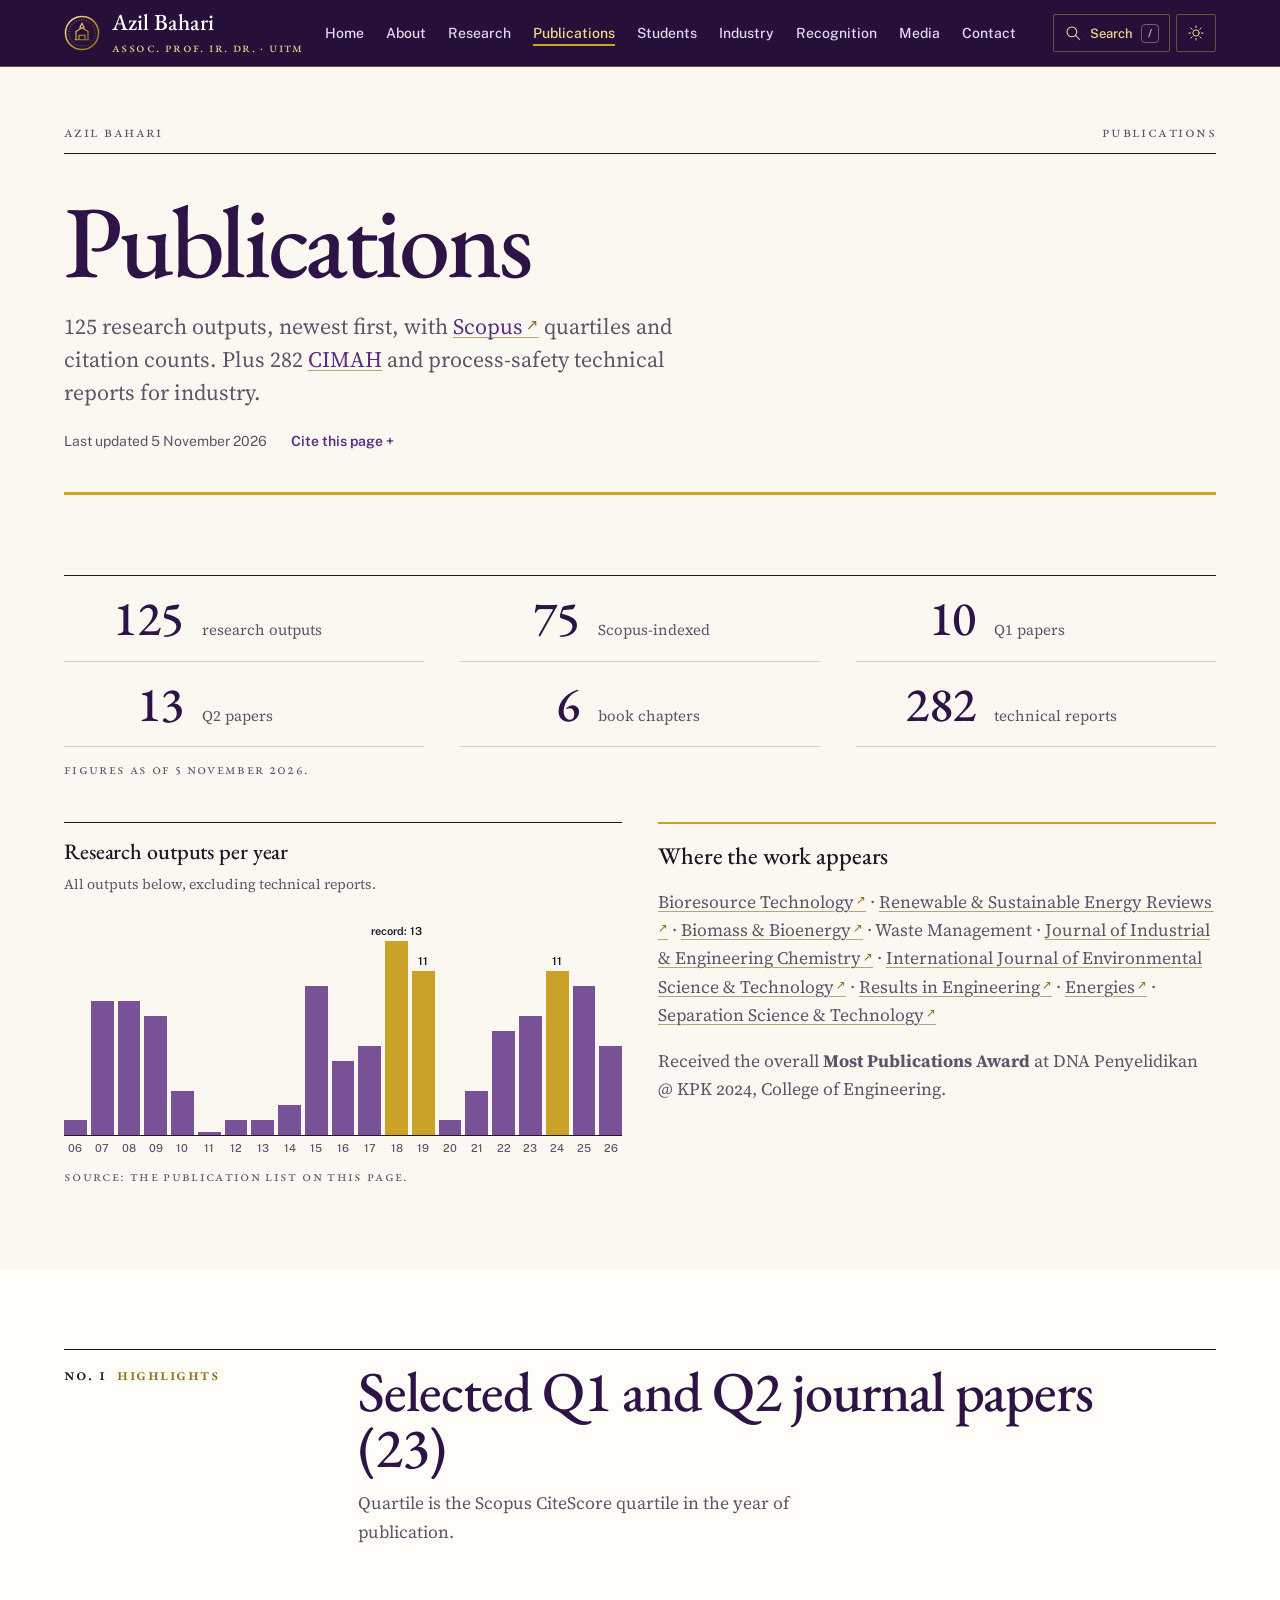
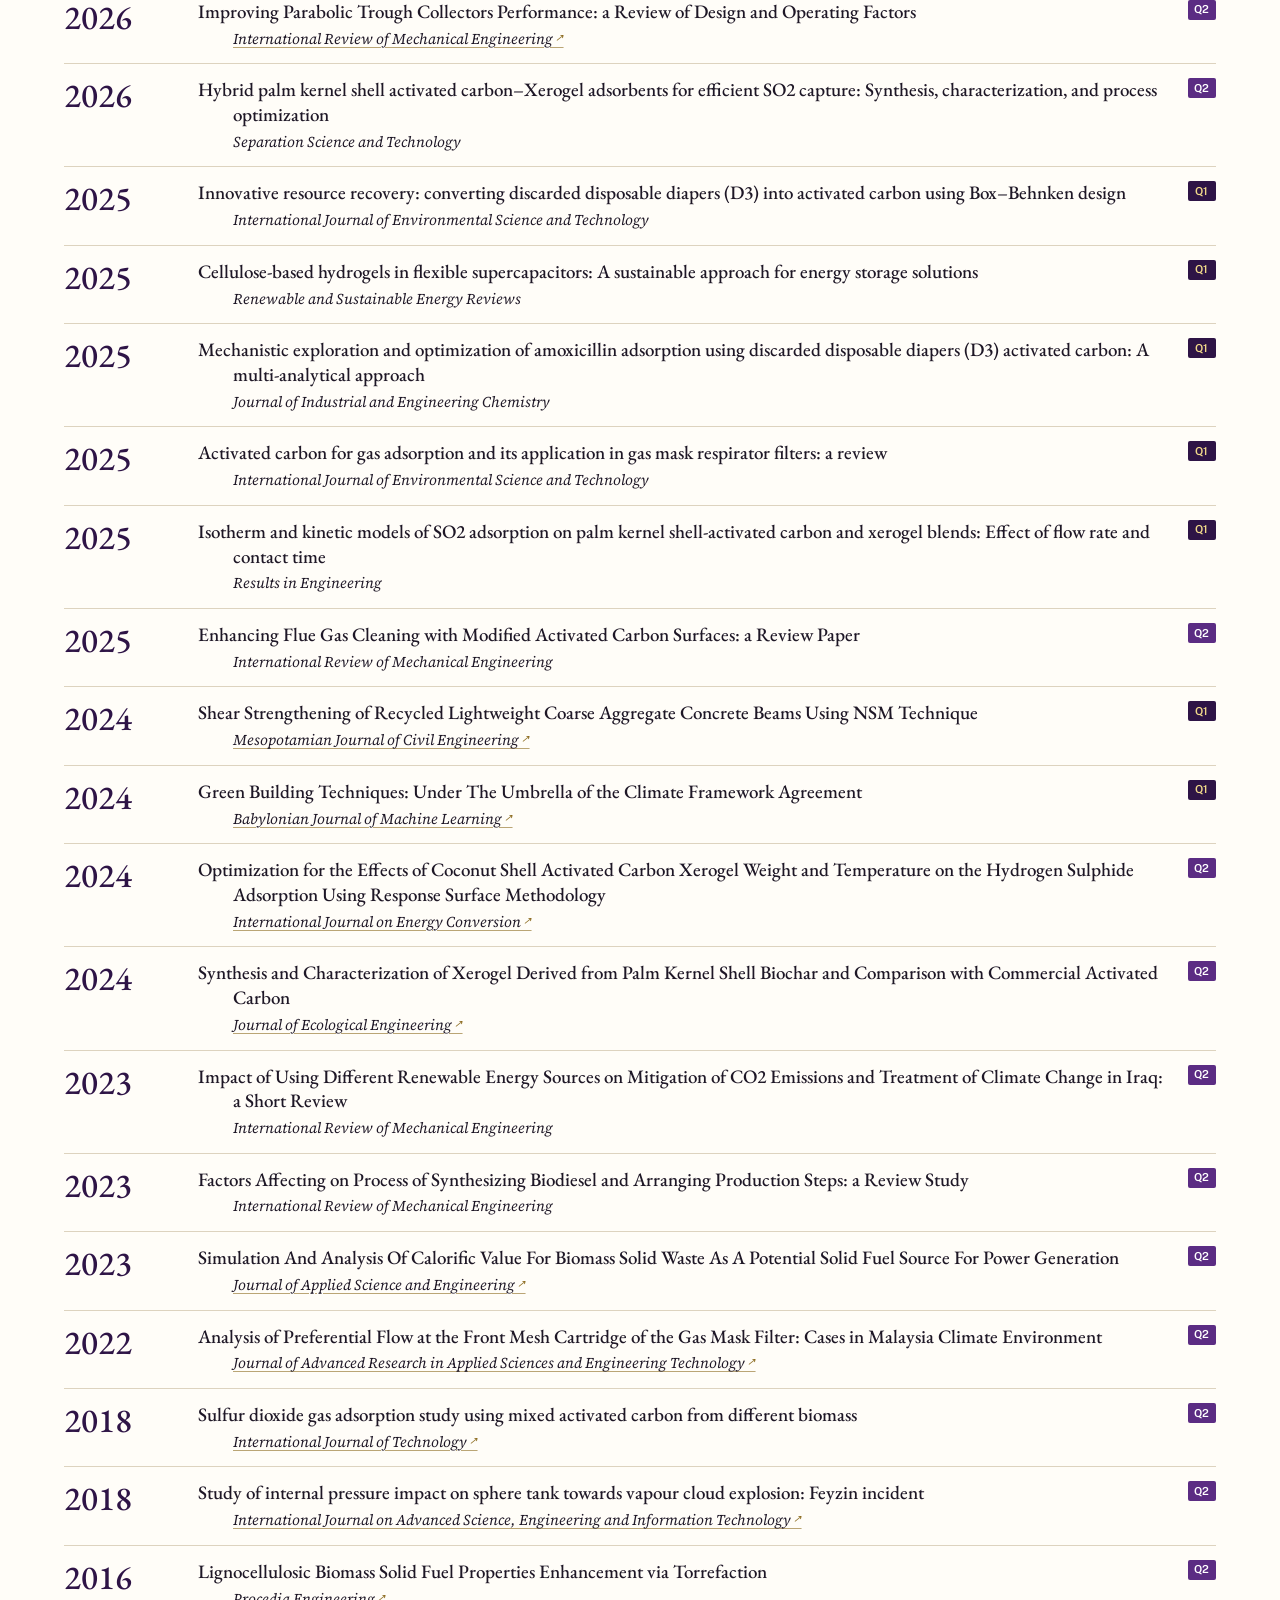
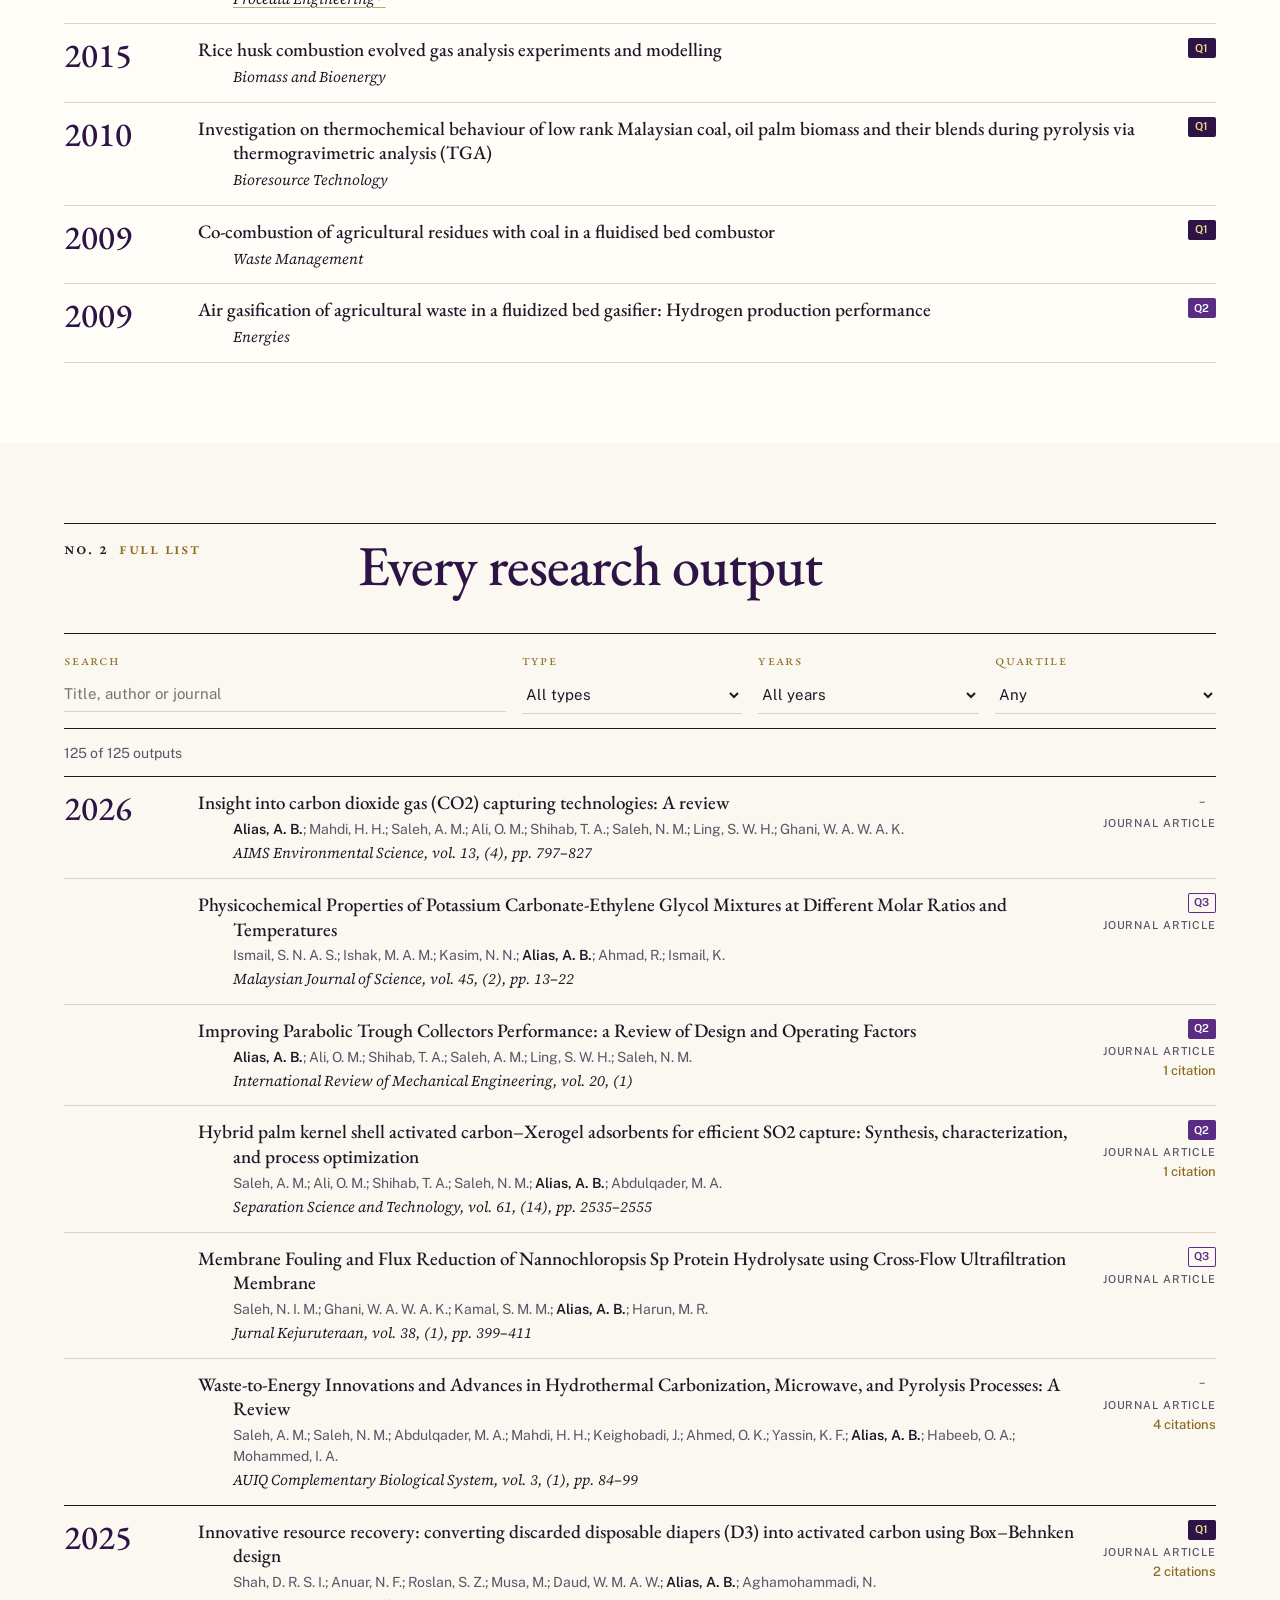
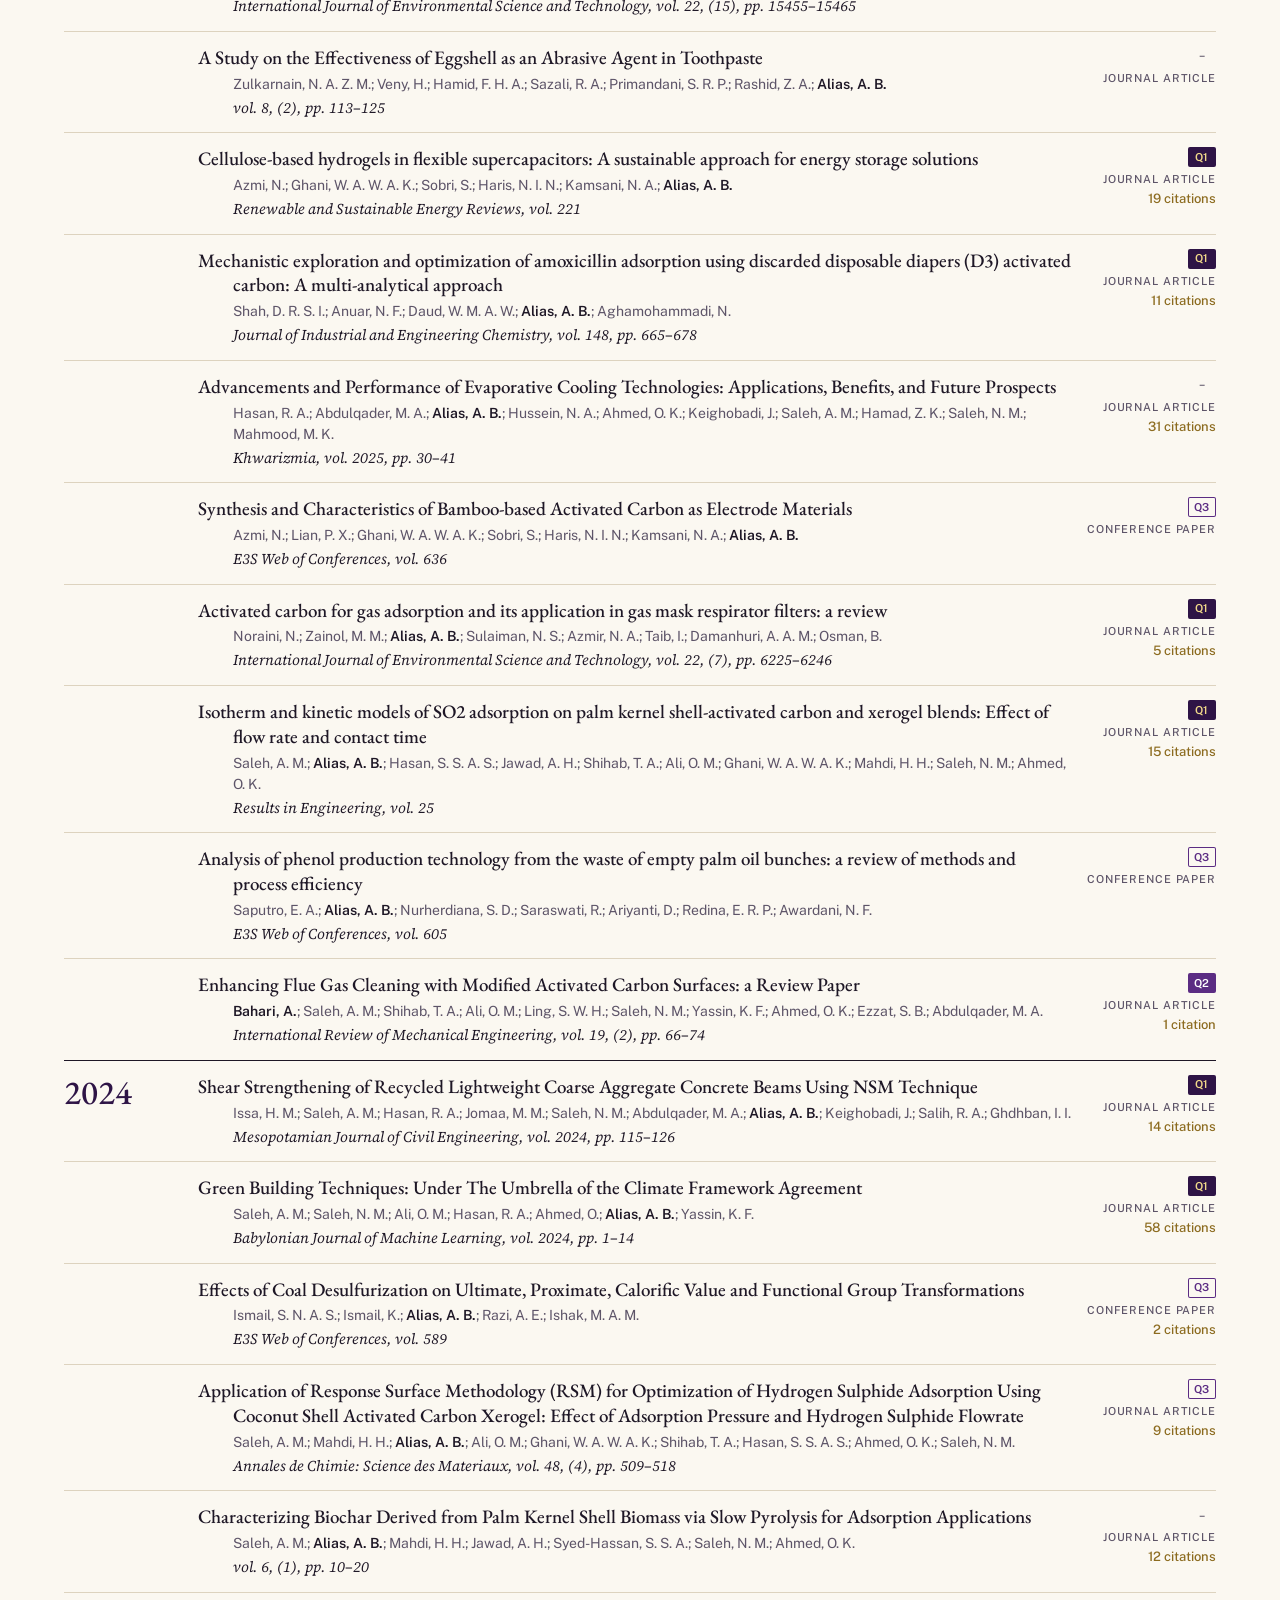
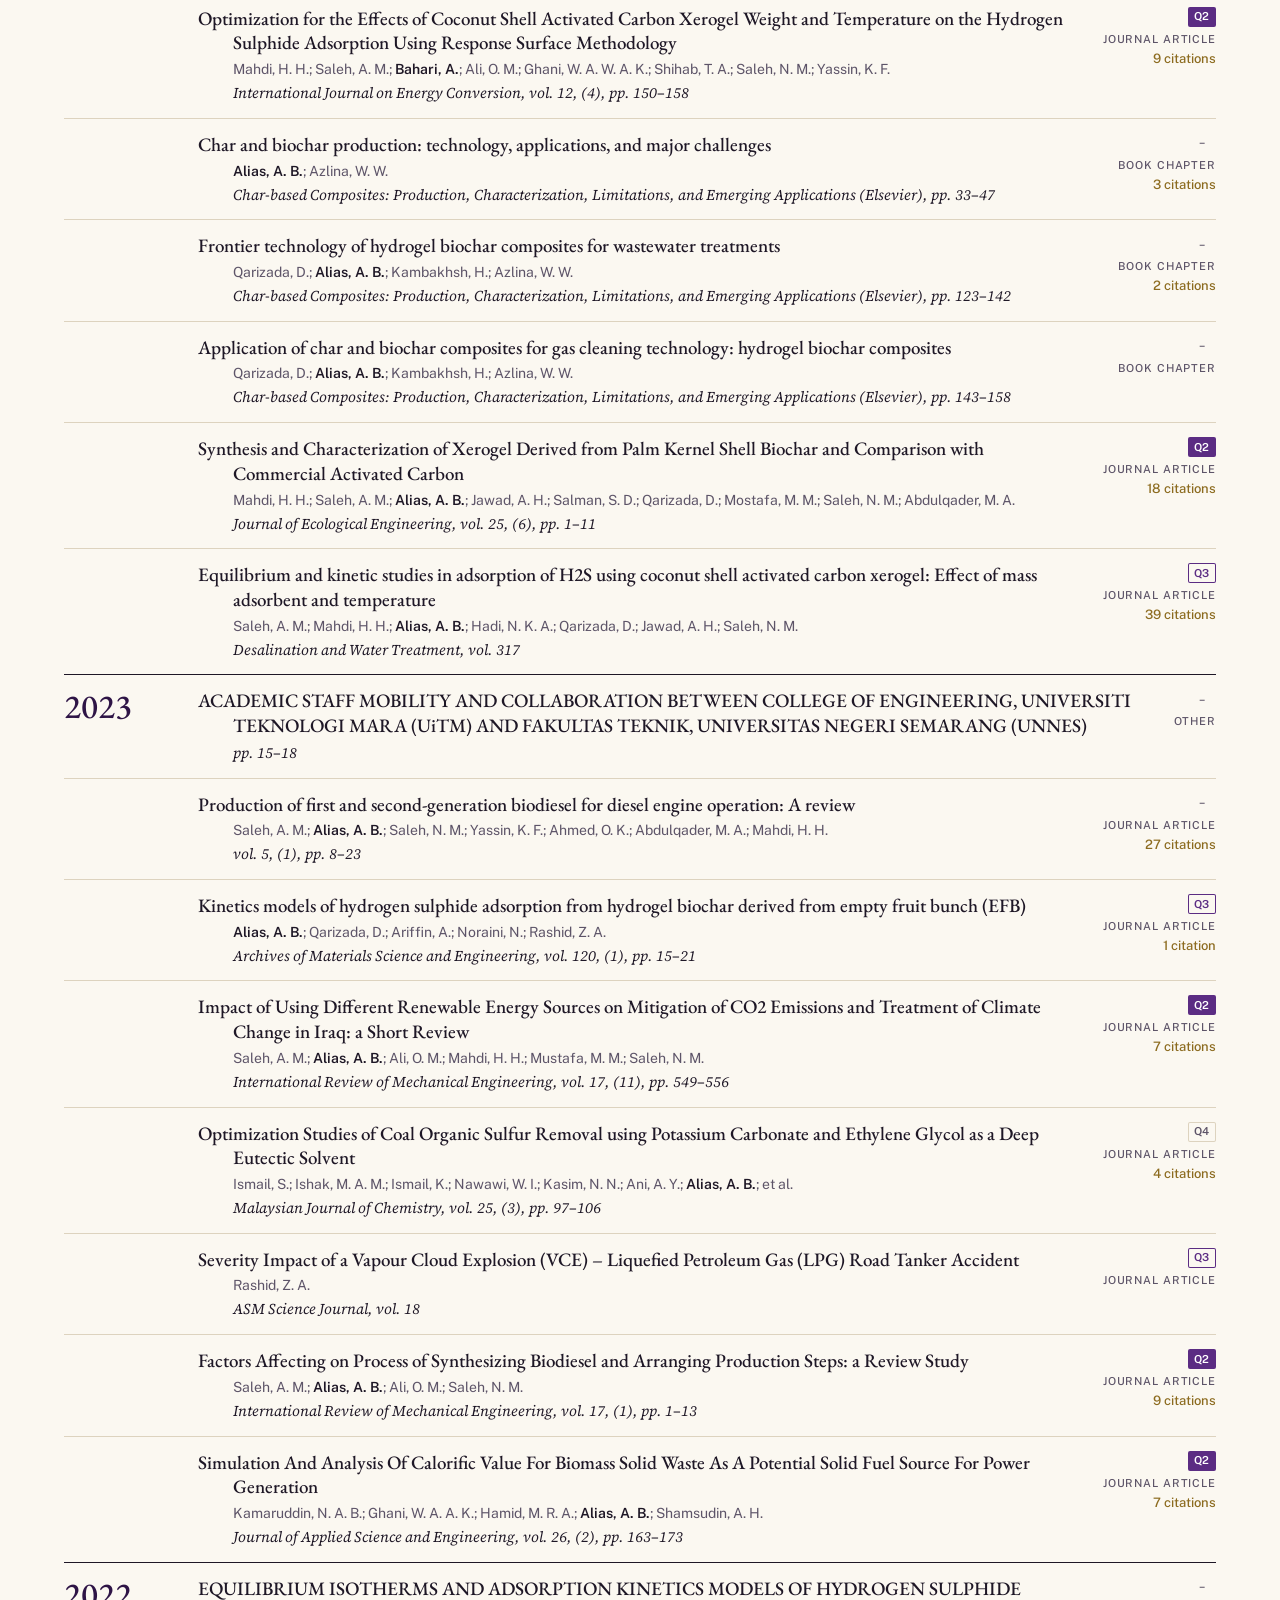
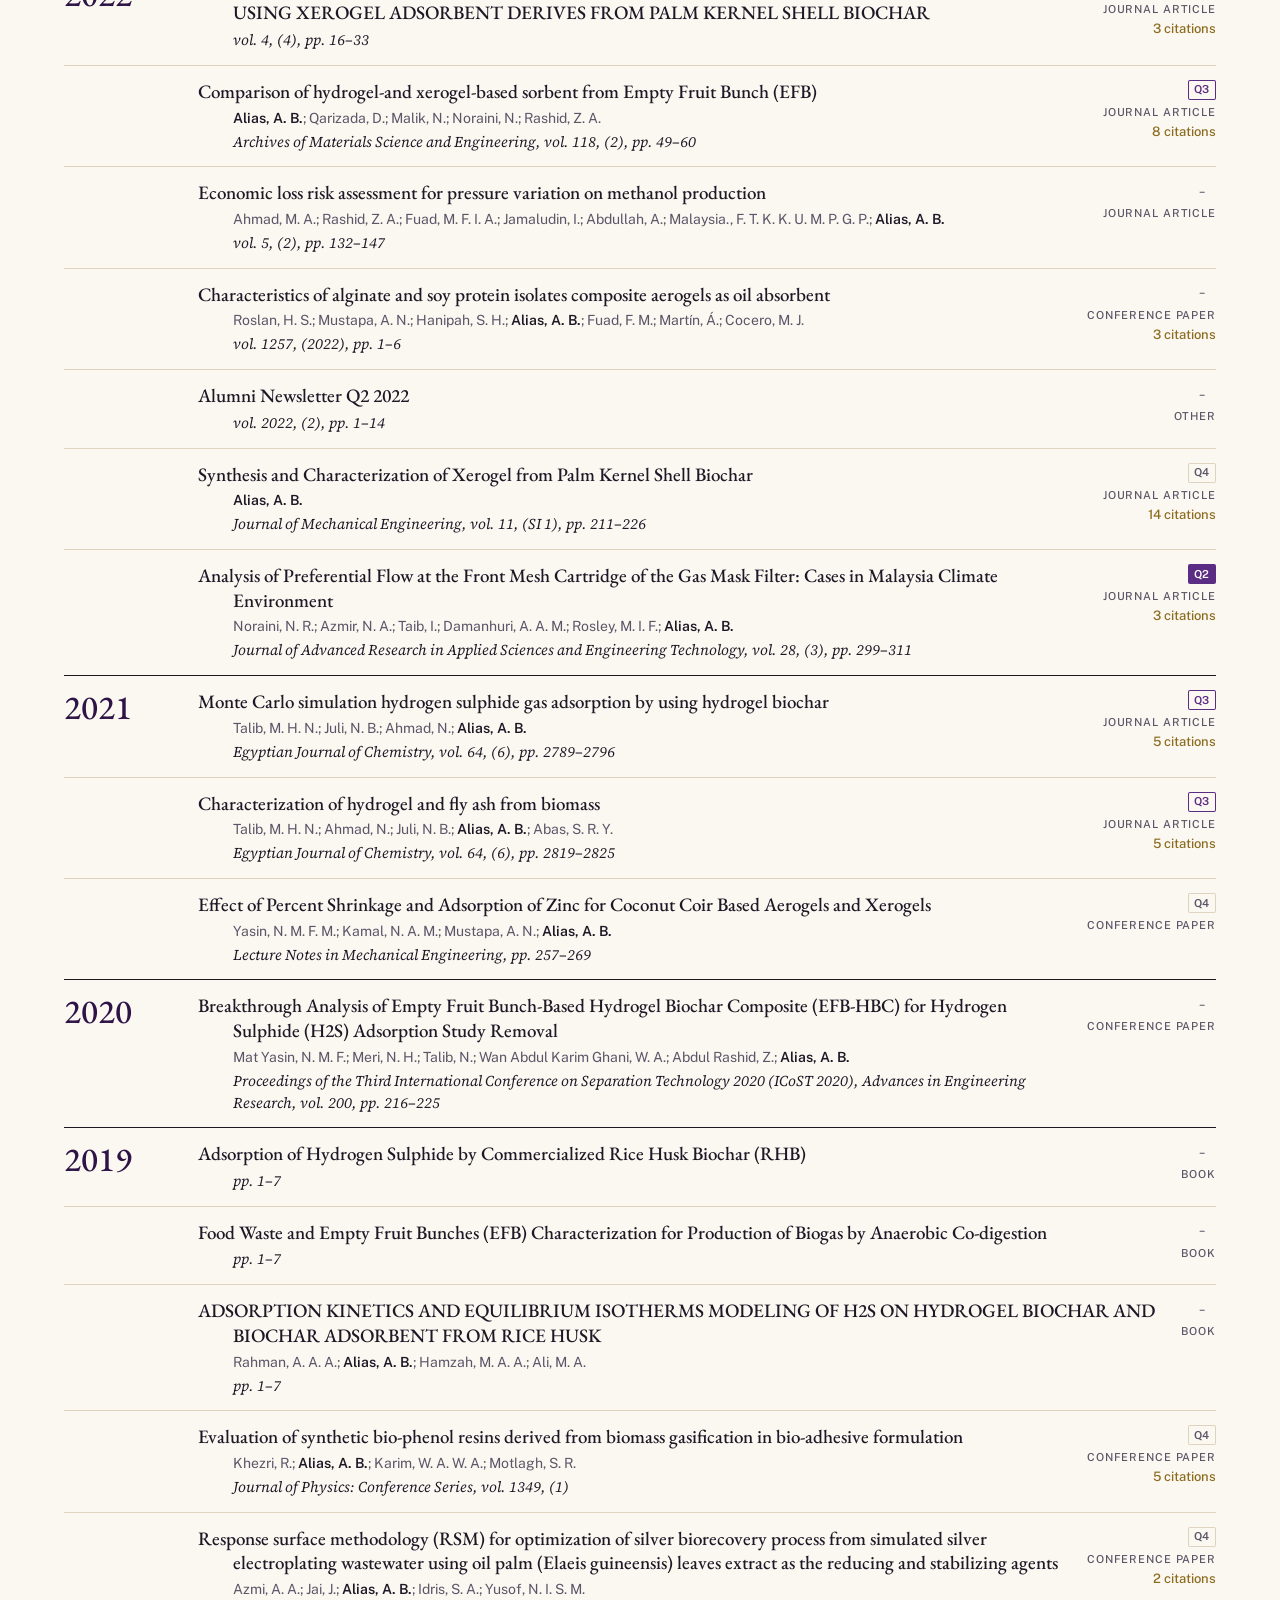
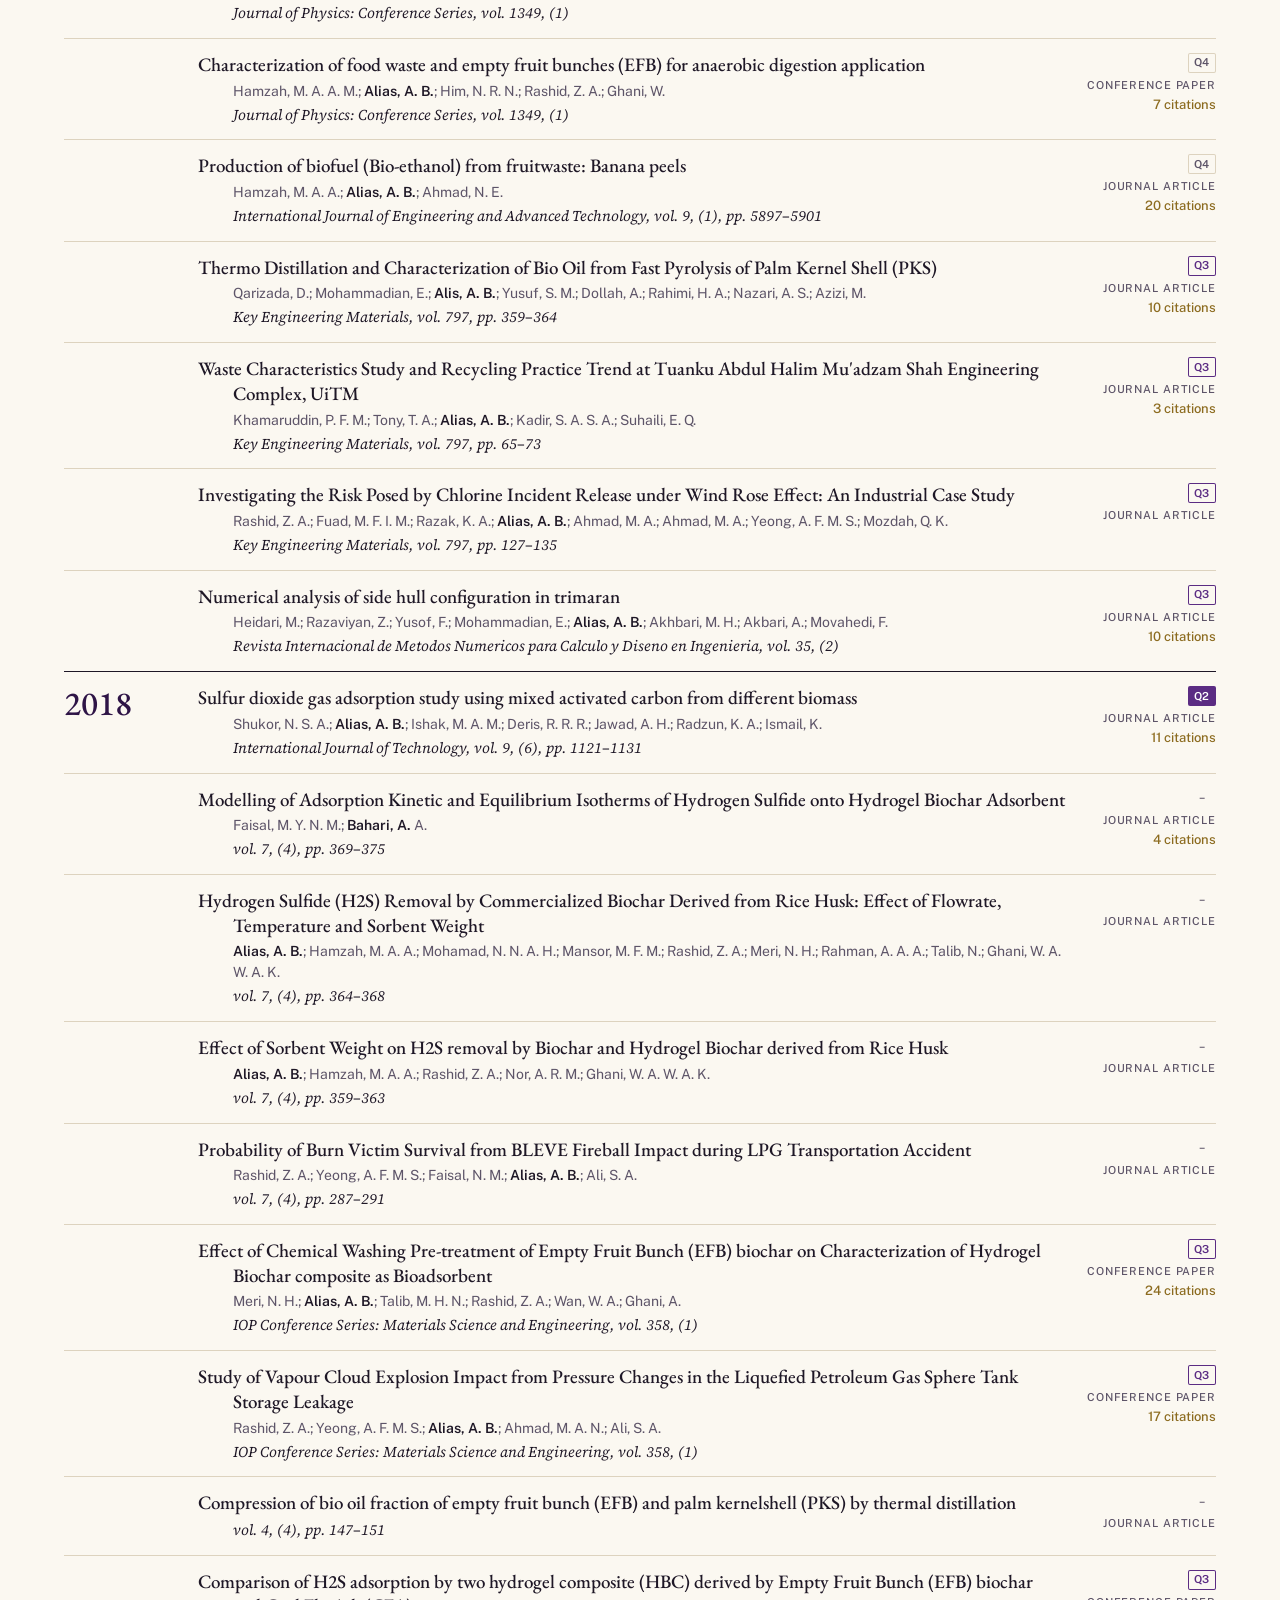
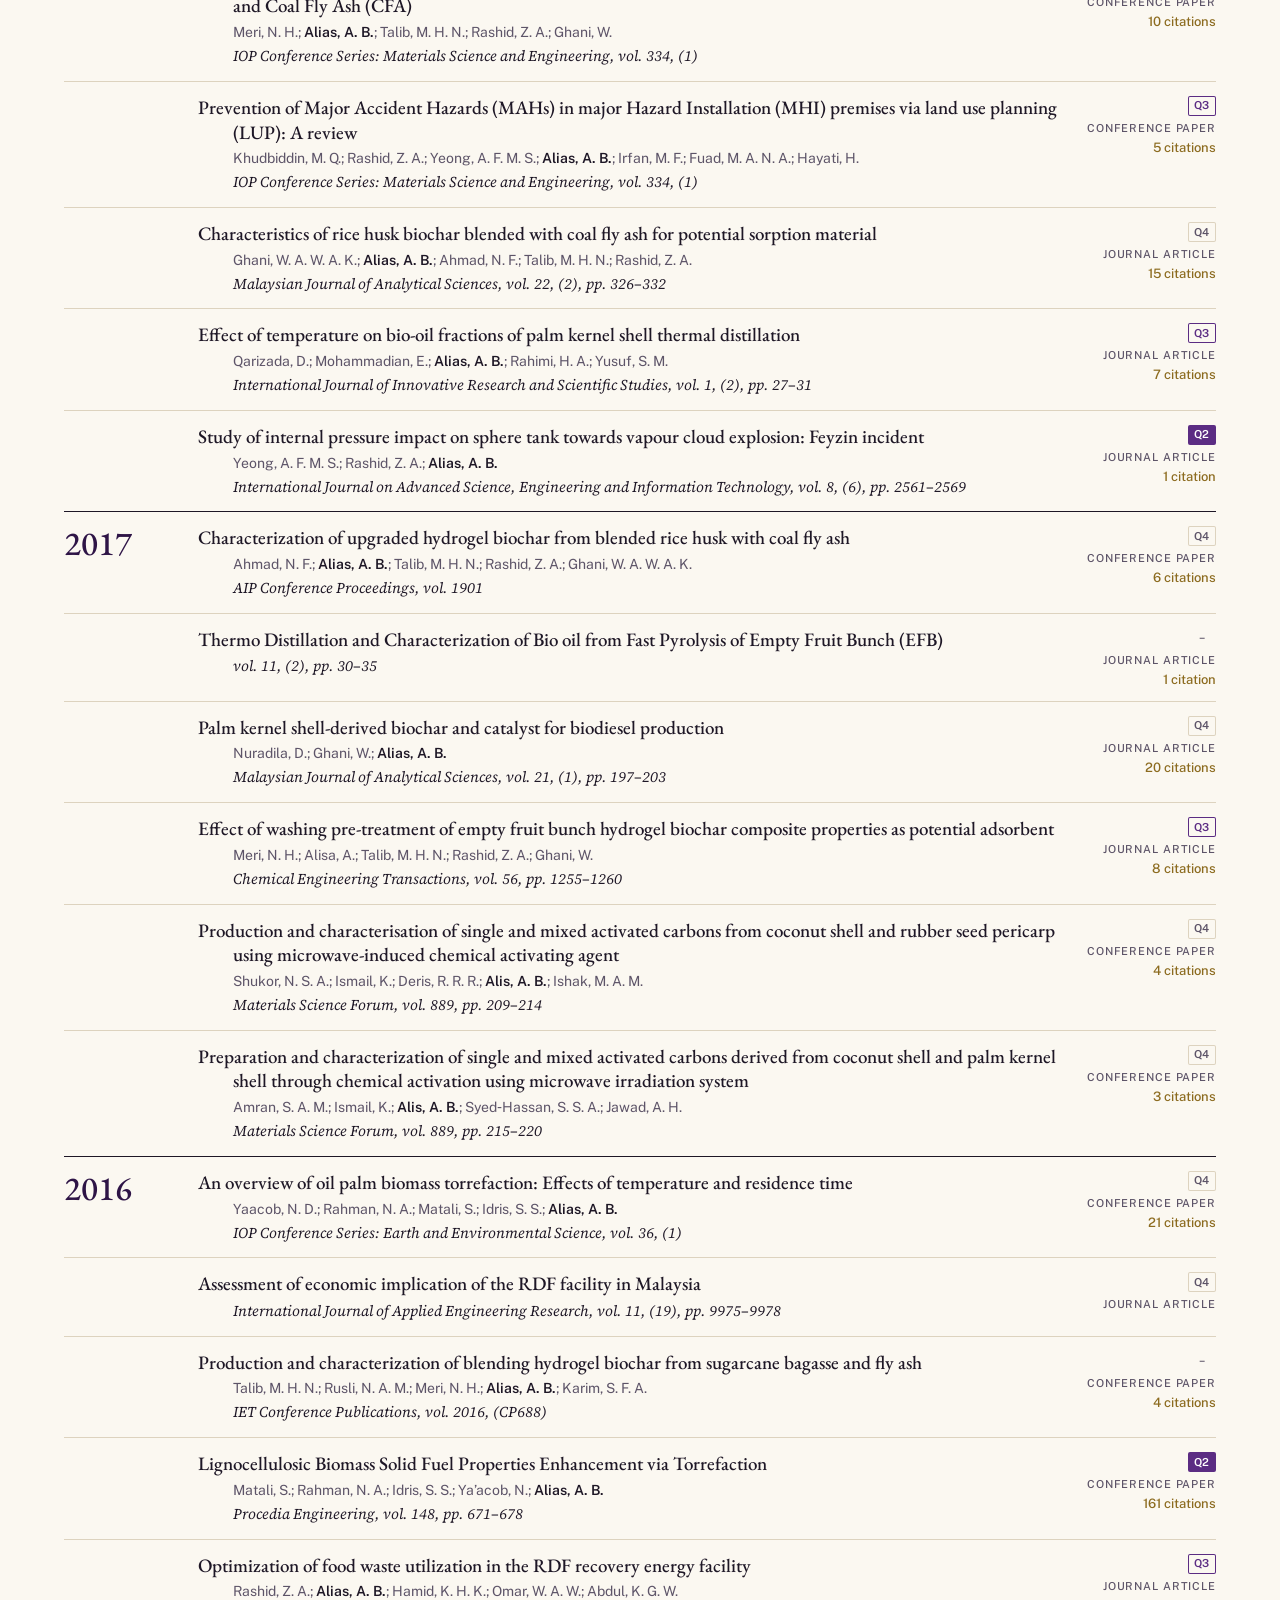
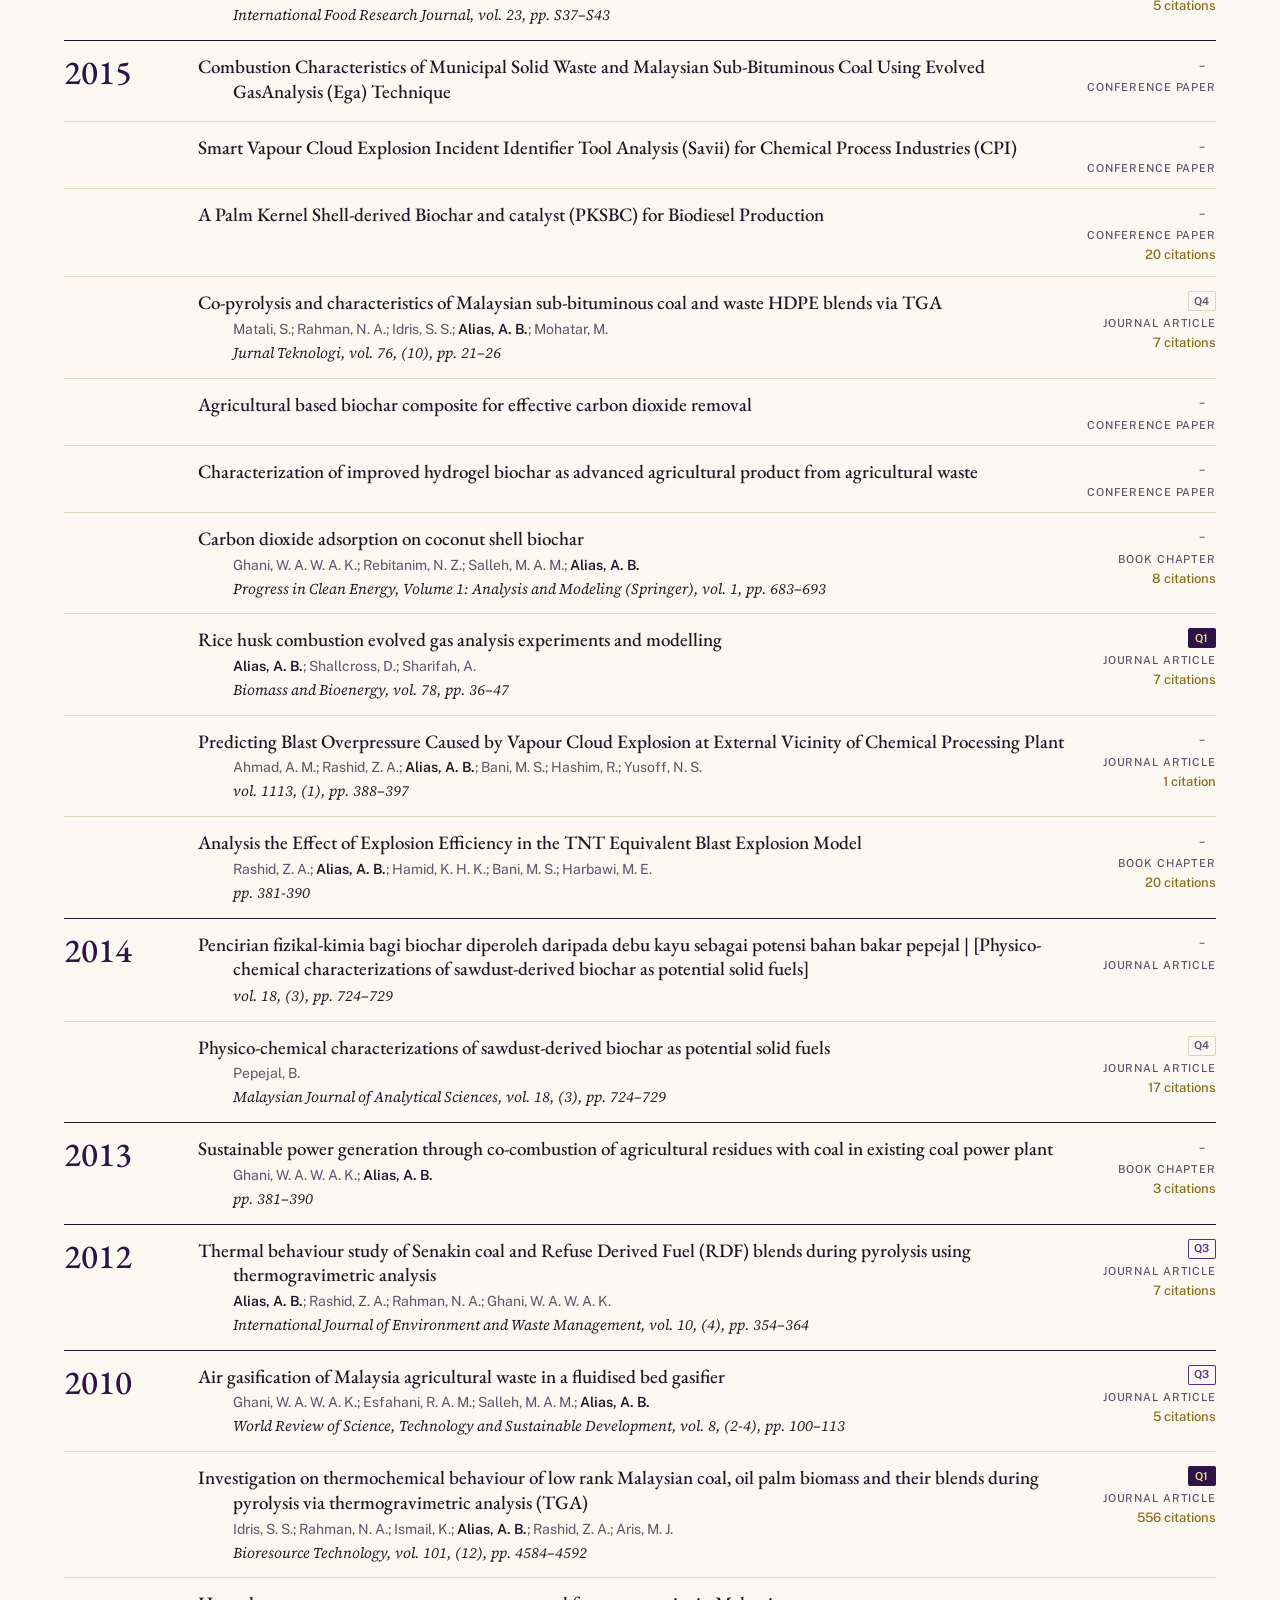
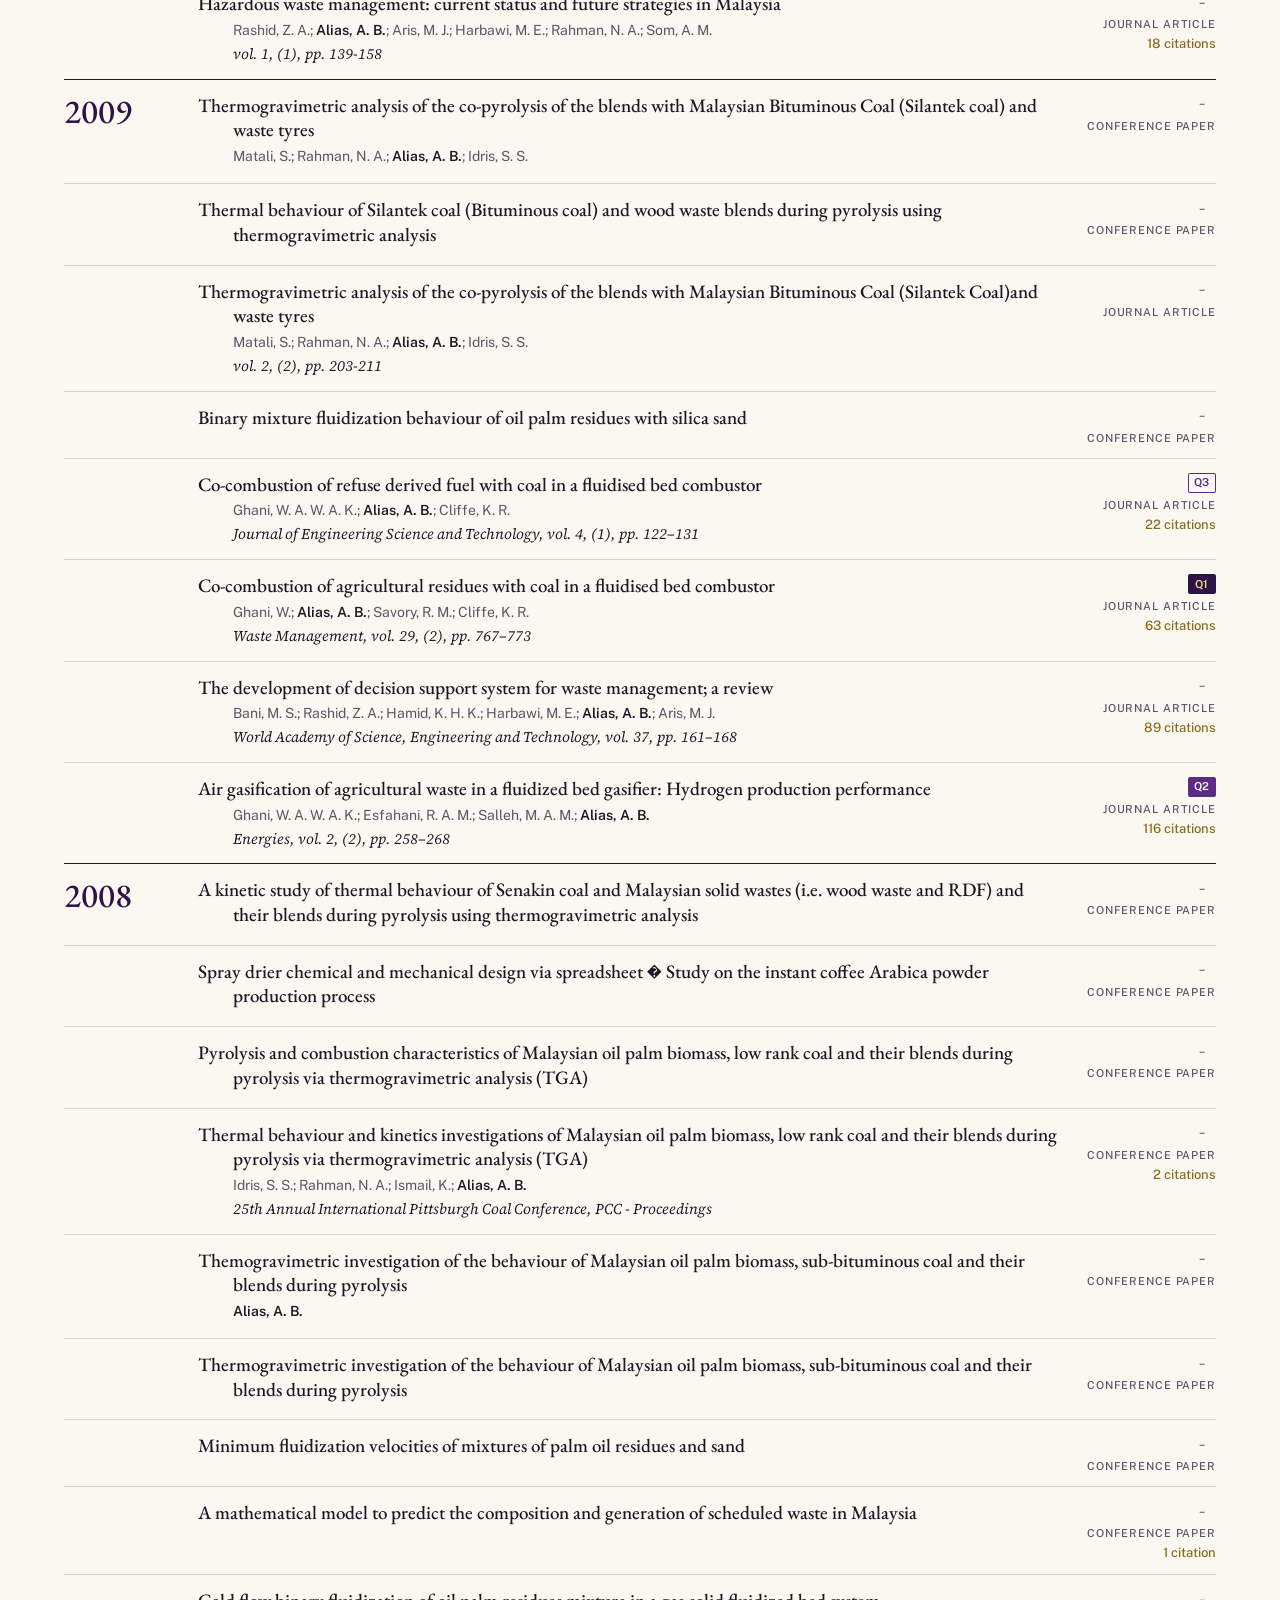
<file: publications.html>
<!doctype html><html lang="en"><head><meta charset="utf-8"><meta name="viewport" content="width=device-width,initial-scale=1">
<title>Publications · Azil Bahari</title><meta name="description" content="Searchable list of journal papers, conference papers, book chapters and books by Dr Azil Bahari Alias, with quartiles and citations."><link rel="canonical" href="https://azilbahari.github.io/publications.html">
<meta property="og:type" content="profile"><meta property="og:title" content="Publications · Azil Bahari"><meta property="og:description" content="Searchable list of journal papers, conference papers, book chapters and books by Dr Azil Bahari Alias, with quartiles and citations.">
<meta property="og:url" content="https://azilbahari.github.io/publications.html"><meta property="og:image" content="https://azilbahari.github.io/img/og.jpg"><meta property="og:image:width" content="1200"><meta property="og:image:height" content="630"><meta property="og:image:alt" content="Assoc. Prof. Ir. Dr. Azil Bahari Alias, Dean, Faculty of Chemical Engineering, Universiti Teknologi MARA, with his portrait"><meta property="og:site_name" content="Azil Bahari Alias"><meta name="twitter:card" content="summary_large_image">
<meta name="theme-color" content="#2e1446"><link rel="icon" href="favicon.svg" type="image/svg+xml"><link rel="apple-touch-icon" href="img/touch.png">
<link rel="preconnect" href="https://fonts.googleapis.com"><link rel="preconnect" href="https://fonts.gstatic.com" crossorigin>
<link href="https://fonts.googleapis.com/css2?family=EB+Garamond:ital,wght@0,400..700;1,400..600&family=Source+Serif+4:ital,opsz,wght@0,8..60,400;0,8..60,600;1,8..60,400&family=Public+Sans:wght@400;500;600;700&display=swap" rel="stylesheet">
<script>try{var t=localStorage.getItem('theme');document.documentElement.dataset.theme=t||(matchMedia('(prefers-color-scheme: dark)').matches?'dark':'light')}catch(e){}</script>
<link rel="manifest" href="manifest.webmanifest"><link rel="stylesheet" href="style.css"><script type="application/ld+json">{"@context": "https://schema.org", "@type": "Person", "name": "Azil Bahari Alias @ Ales", "honorificPrefix": "Assoc. Prof. Ir. Dr.", "jobTitle": "Dean, Faculty of Chemical Engineering", "worksFor": {"@type": "CollegeOrUniversity", "name": "Universiti Teknologi MARA"}, "alumniOf": ["University of Melbourne", "Universiti Teknologi MARA", "Universiti Teknologi Malaysia"], "email": "mailto:azilbahari@uitm.edu.my", "url": "https://azilbahari.github.io/", "image": "https://azilbahari.github.io/img/portrait.jpg", "sameAs": ["https://scholar.google.com/citations?user=WMhAW5oAAAAJ", "https://orcid.org/0000-0002-6217-7392", "https://www.scopus.com/authid/detail.uri?authorId=24376439700", "https://expert.uitm.edu.my/expert/azilbahari", "https://my.linkedin.com/in/azil-bahari-alias-802880179"], "knowsAbout": ["Biomass valorisation", "Process safety", "CIMAH", "Activated carbon adsorbents", "Waste-to-energy", "Supercapacitors"]}</script></head><body class="p-publications">
<a class="skip" href="#main">Skip to content</a>
<header class="top"><div class="wrap"><a class="brand" href="index.html"><svg class="seal" viewBox="0 0 48 48" aria-hidden="true"><defs><linearGradient id="sg" x1="0" y1="0" x2="1" y2="1"><stop offset="0" stop-color="#fff1bf"/><stop offset=".5" stop-color="#c9a227"/><stop offset="1" stop-color="#8c6b1f"/></linearGradient></defs>
<circle cx="24" cy="24" r="22" fill="none" stroke="url(#sg)" stroke-width="2"/><circle cx="24" cy="24" r="17.5" fill="none" stroke="url(#sg)" stroke-width=".8" stroke-dasharray="1.5 2"/>
<path d="M24 11l3 6h-6z M16 33V22l8-5 8 5v11 M20 33v-6h8v6 M14 33h20" fill="none" stroke="url(#sg)" stroke-width="1.6" stroke-linejoin="round"/></svg><span><b>Azil Bahari</b><small>Assoc. Prof. Ir. Dr. · UiTM</small></span></a>
<button class="menu" aria-expanded="false" aria-controls="nav">Menu</button><nav class="nav" id="nav" aria-label="Main"><a href="index.html">Home</a><a href="about.html">About</a><a href="research.html">Research</a><a href="publications.html" aria-current=page>Publications</a><a href="students.html">Students</a><a href="industry.html">Industry</a><a href="recognition.html">Recognition</a><a href="media.html">Media</a><a href="contact.html">Contact</a></nav><div class="cx-tools" data-index="search-index.json"><button class="cx-btn cx-search" type="button" aria-label="Search the site (press /)" aria-haspopup="dialog"><svg viewBox="0 0 24 24" fill="none" stroke="currentColor" stroke-width="1.4" stroke-linecap="round" aria-hidden="true"><circle cx="10.5" cy="10.5" r="6.5"/><path d="M15.5 15.5L21 21"/></svg><span>Search</span><kbd>/</kbd></button><button class="cx-btn cx-theme" type="button" aria-label="Switch to dark theme" aria-pressed="false"><svg class="cx-sun" viewBox="0 0 24 24" fill="none" stroke="currentColor" stroke-width="1.3" stroke-linecap="round" aria-hidden="true"><circle cx="12" cy="12" r="4.2"/><path d="M12 2.5v2.2M12 19.3v2.2M2.5 12h2.2M19.3 12h2.2M5.3 5.3l1.6 1.6M17.1 17.1l1.6 1.6M5.3 18.7l1.6-1.6M17.1 6.9l1.6-1.6"/></svg><svg class="cx-moon" viewBox="0 0 24 24" fill="none" stroke="currentColor" stroke-width="1.3" stroke-linecap="round" stroke-linejoin="round" aria-hidden="true"><path d="M19.5 14.6A8 8 0 0 1 9.4 4.5a8 8 0 1 0 10.1 10.1z"/><path d="M16.5 3.5v3M15 5h3" stroke-width="1"/></svg></button></div></div><div class="cx-progress" aria-hidden="true"><i></i></div></header>
<main id="main"><section class="phead"><div class="wrap"><div class="rh"><a href="index.html">Azil Bahari</a><span>Publications</span></div><h1>Publications</h1><p>125 research outputs, newest first, with <a class="xl" href="https://www.scopus.com/authid/detail.uri?authorId=24376439700" target=_blank rel=noopener>Scopus</a> quartiles and citation counts. Plus 282 <a class="il" href="industry.html#how-a-major-hazard-safety-case-works">CIMAH</a> and process-safety technical reports for industry.</p><div class="pmeta"><span>Last updated 5 November 2026</span><details class="cite"><summary>Cite this page</summary><p>Alias, A. B. (2026). <i>Publications</i>. Azil Bahari Alias @ Ales, <a class="xl" href="https://www.uitm.edu.my/" target=_blank rel=noopener>Universiti Teknologi MARA</a>. https://azilbahari.github.io/publications.html (last updated 5 November 2026).</p></details></div></div></section>
<section class="s"><div class="wrap"><h2 class="vh">Overview</h2><div class="stats rv"><div class="stat"><b><em data-count="125">125</em></b><span>research outputs</span></div><div class="stat"><b><em data-count="75">75</em></b><span>Scopus-indexed</span></div><div class="stat"><b><em data-count="10">10</em></b><span>Q1 papers</span></div><div class="stat"><b><em data-count="13">13</em></b><span>Q2 papers</span></div><div class="stat"><b><em data-count="6">6</em></b><span>book chapters</span></div><div class="stat"><b><em data-count="282">282</em></b><span>technical reports</span></div></div><p class="src">Figures as of 5 November 2026.</p>
<div class="grid g2" style="margin-top:40px"><div class="chart rv"><h3 id="research-outputs-per-year">Research outputs per year</h3><p class="muted" style="margin:0;font-size:14px">All outputs below, excluding technical reports.</p><div class="bars"><div class="bar" style="--h:7.7%" tabindex="0" aria-label="2006: 1"><i>1</i></div><div class="bar" style="--h:69.2%" tabindex="0" aria-label="2007: 9"><i>9</i></div><div class="bar" style="--h:69.2%" tabindex="0" aria-label="2008: 9"><i>9</i></div><div class="bar" style="--h:61.5%" tabindex="0" aria-label="2009: 8"><i>8</i></div><div class="bar" style="--h:23.1%" tabindex="0" aria-label="2010: 3"><i>3</i></div><div class="bar" style="--h:1.5%" tabindex="0" aria-label="2011: 0"><i>0</i></div><div class="bar" style="--h:7.7%" tabindex="0" aria-label="2012: 1"><i>1</i></div><div class="bar" style="--h:7.7%" tabindex="0" aria-label="2013: 1"><i>1</i></div><div class="bar" style="--h:15.4%" tabindex="0" aria-label="2014: 2"><i>2</i></div><div class="bar" style="--h:76.9%" tabindex="0" aria-label="2015: 10"><i>10</i></div><div class="bar" style="--h:38.5%" tabindex="0" aria-label="2016: 5"><i>5</i></div><div class="bar" style="--h:46.2%" tabindex="0" aria-label="2017: 6"><i>6</i></div><div class="bar top" style="--h:100.0%" tabindex="0" aria-label="2018: 13"><i>record: 13</i></div><div class="bar top" style="--h:84.6%" tabindex="0" aria-label="2019: 11"><i>11</i></div><div class="bar" style="--h:7.7%" tabindex="0" aria-label="2020: 1"><i>1</i></div><div class="bar" style="--h:23.1%" tabindex="0" aria-label="2021: 3"><i>3</i></div><div class="bar" style="--h:53.8%" tabindex="0" aria-label="2022: 7"><i>7</i></div><div class="bar" style="--h:61.5%" tabindex="0" aria-label="2023: 8"><i>8</i></div><div class="bar top" style="--h:84.6%" tabindex="0" aria-label="2024: 11"><i>11</i></div><div class="bar" style="--h:76.9%" tabindex="0" aria-label="2025: 10"><i>10</i></div><div class="bar" style="--h:46.2%" tabindex="0" aria-label="2026: 6"><i>6</i></div></div><div class="axis"><span>06</span><span>07</span><span>08</span><span>09</span><span>10</span><span>11</span><span>12</span><span>13</span><span>14</span><span>15</span><span>16</span><span>17</span><span>18</span><span>19</span><span>20</span><span>21</span><span>22</span><span>23</span><span>24</span><span>25</span><span>26</span></div><p class="src">Source: the publication list on this page.</p></div>
<div class="card gilt rv"><h3 id="where-the-work-appears">Where the work appears</h3><p class="muted"><a class="xl" href="https://www.sciencedirect.com/journal/bioresource-technology" target=_blank rel=noopener>Bioresource Technology</a> · <a class="xl" href="https://www.sciencedirect.com/journal/renewable-and-sustainable-energy-reviews" target=_blank rel=noopener>Renewable & Sustainable Energy Reviews</a> · <a class="xl" href="https://www.sciencedirect.com/journal/biomass-and-bioenergy" target=_blank rel=noopener>Biomass & Bioenergy</a> · Waste Management · <a class="xl" href="https://www.sciencedirect.com/journal/journal-of-industrial-and-engineering-chemistry" target=_blank rel=noopener>Journal of Industrial & Engineering Chemistry</a> · <a class="xl" href="https://link.springer.com/journal/13762" target=_blank rel=noopener>International Journal of Environmental Science & Technology</a> · <a class="xl" href="https://www.sciencedirect.com/journal/results-in-engineering" target=_blank rel=noopener>Results in Engineering</a> · <a class="xl" href="https://www.mdpi.com/journal/energies" target=_blank rel=noopener>Energies</a> · <a class="xl" href="https://www.tandfonline.com/journals/lsst20" target=_blank rel=noopener>Separation Science & Technology</a></p>
<p class="muted" style="margin:0">Received the overall <b>Most Publications Award</b> at DNA Penyelidikan @ KPK 2024, College of Engineering.</p></div></div></div></section>
<section class="s alt"><div class="wrap"><div class="sh rv"><div class="kicker">Highlights</div><div><h2 id="selected-q1-and-q2-journal-papers-23">Selected Q1 and Q2 journal papers (23)</h2><p>Quartile is the Scopus CiteScore quartile in the year of publication.</p></div></div>
<ol class="pubs"><li class="pub rv"><div class="py">2026</div><div><p class="pt"><a href=https://doi.org/10.15866/ireme.v20i1.26878 target=_blank rel=noopener>Improving Parabolic Trough Collectors Performance: a Review of Design and Operating Factors</a></p><p class="ps"><a class="xl" href="https://www.praiseworthyprize.org/jsm/index.php?journal=ireme" target=_blank rel=noopener>International Review of Mechanical Engineering</a></p></div><div class="pm"><span class="q q2">Q2</span></div></li><li class="pub rv"><div class="py">2026</div><div><p class="pt"><a href=https://doi.org/10.1080/01496395.2026.2671792 target=_blank rel=noopener>Hybrid palm kernel shell activated carbon–Xerogel adsorbents for efficient SO2 capture: Synthesis, characterization, and process optimization</a></p><p class="ps">Separation Science and Technology</p></div><div class="pm"><span class="q q2">Q2</span></div></li><li class="pub rv"><div class="py">2025</div><div><p class="pt"><a href=https://doi.org/10.1007/s13762-025-06638-4 target=_blank rel=noopener>Innovative resource recovery: converting discarded disposable diapers (D3) into activated carbon using Box–Behnken design</a></p><p class="ps">International Journal of Environmental Science and Technology</p></div><div class="pm"><span class="q q1">Q1</span></div></li><li class="pub rv"><div class="py">2025</div><div><p class="pt"><a href=https://doi.org/10.1016/j.rser.2025.115914 target=_blank rel=noopener>Cellulose-based hydrogels in flexible supercapacitors: A sustainable approach for energy storage solutions</a></p><p class="ps">Renewable and Sustainable Energy Reviews</p></div><div class="pm"><span class="q q1">Q1</span></div></li><li class="pub rv"><div class="py">2025</div><div><p class="pt"><a href=https://doi.org/10.1016/j.jiec.2025.01.024 target=_blank rel=noopener>Mechanistic exploration and optimization of amoxicillin adsorption using discarded disposable diapers (D3) activated carbon: A multi-analytical approach</a></p><p class="ps">Journal of Industrial and Engineering Chemistry</p></div><div class="pm"><span class="q q1">Q1</span></div></li><li class="pub rv"><div class="py">2025</div><div><p class="pt"><a href=https://doi.org/10.1007/s13762-024-06188-1 target=_blank rel=noopener>Activated carbon for gas adsorption and its application in gas mask respirator filters: a review</a></p><p class="ps">International Journal of Environmental Science and Technology</p></div><div class="pm"><span class="q q1">Q1</span></div></li><li class="pub rv"><div class="py">2025</div><div><p class="pt"><a href=https://doi.org/10.1016/j.rineng.2025.103970 target=_blank rel=noopener>Isotherm and kinetic models of SO2 adsorption on palm kernel shell-activated carbon and xerogel blends: Effect of flow rate and contact time</a></p><p class="ps">Results in Engineering</p></div><div class="pm"><span class="q q1">Q1</span></div></li><li class="pub rv"><div class="py">2025</div><div><p class="pt"><a href=https://doi.org/10.15866/ireme.v19i2.24987 target=_blank rel=noopener>Enhancing Flue Gas Cleaning with Modified Activated Carbon Surfaces: a Review Paper</a></p><p class="ps">International Review of Mechanical Engineering</p></div><div class="pm"><span class="q q2">Q2</span></div></li><li class="pub rv"><div class="py">2024</div><div><p class="pt"><a href=https://doi.org/10.58496/MJCE/2024/013 target=_blank rel=noopener>Shear Strengthening of Recycled Lightweight Coarse Aggregate Concrete Beams Using NSM Technique</a></p><p class="ps"><a class="xl" href="https://mesopotamian.press/journals/index.php/MJCE" target=_blank rel=noopener>Mesopotamian Journal of Civil Engineering</a></p></div><div class="pm"><span class="q q1">Q1</span></div></li><li class="pub rv"><div class="py">2024</div><div><p class="pt"><a href=https://doi.org/10.58496/BJML/2024/001 target=_blank rel=noopener>Green Building Techniques: Under The Umbrella of the Climate Framework Agreement</a></p><p class="ps"><a class="xl" href="https://mesopotamian.press/journals/index.php/BJML" target=_blank rel=noopener>Babylonian Journal of Machine Learning</a></p></div><div class="pm"><span class="q q1">Q1</span></div></li><li class="pub rv"><div class="py">2024</div><div><p class="pt"><a href=https://doi.org/10.15866/irecon.v12i4.25011 target=_blank rel=noopener>Optimization for the Effects of Coconut Shell Activated Carbon Xerogel Weight and Temperature on the Hydrogen Sulphide Adsorption Using Response Surface Methodology</a></p><p class="ps"><a class="xl" href="https://www.praiseworthyprize.org/jsm/index.php?journal=irecon" target=_blank rel=noopener>International Journal on Energy Conversion</a></p></div><div class="pm"><span class="q q2">Q2</span></div></li><li class="pub rv"><div class="py">2024</div><div><p class="pt"><a href=https://doi.org/10.12911/22998993/183719 target=_blank rel=noopener>Synthesis and Characterization of Xerogel Derived from Palm Kernel Shell Biochar and Comparison with Commercial Activated Carbon</a></p><p class="ps"><a class="xl" href="https://www.jeeng.net/" target=_blank rel=noopener>Journal of Ecological Engineering</a></p></div><div class="pm"><span class="q q2">Q2</span></div></li><li class="pub rv"><div class="py">2023</div><div><p class="pt"><a href=https://doi.org/10.15866/ireme.v17i11.23860 target=_blank rel=noopener>Impact of Using Different Renewable Energy Sources on Mitigation of CO2 Emissions and Treatment of Climate Change in Iraq: a Short Review</a></p><p class="ps">International Review of Mechanical Engineering</p></div><div class="pm"><span class="q q2">Q2</span></div></li><li class="pub rv"><div class="py">2023</div><div><p class="pt"><a href=https://doi.org/10.15866/ireme.v17i1.22675 target=_blank rel=noopener>Factors Affecting on Process of Synthesizing Biodiesel and Arranging Production Steps: a Review Study</a></p><p class="ps">International Review of Mechanical Engineering</p></div><div class="pm"><span class="q q2">Q2</span></div></li><li class="pub rv"><div class="py">2023</div><div><p class="pt"><a href=https://doi.org/10.6180/jase.202302_26(2).0002 target=_blank rel=noopener>Simulation And Analysis Of Calorific Value For Biomass Solid Waste As A Potential Solid Fuel Source For Power Generation</a></p><p class="ps"><a class="xl" href="https://jase.tku.edu.tw/" target=_blank rel=noopener>Journal of Applied Science and Engineering</a></p></div><div class="pm"><span class="q q2">Q2</span></div></li><li class="pub rv"><div class="py">2022</div><div><p class="pt"><a href=https://doi.org/10.37934/araset.28.3.299311 target=_blank rel=noopener>Analysis of Preferential Flow at the Front Mesh Cartridge of the Gas Mask Filter: Cases in Malaysia Climate Environment</a></p><p class="ps"><a class="xl" href="https://semarakilmu.com.my/journals/index.php/applied_sciences_eng_tech" target=_blank rel=noopener>Journal of Advanced Research in Applied Sciences and Engineering Technology</a></p></div><div class="pm"><span class="q q2">Q2</span></div></li><li class="pub rv"><div class="py">2018</div><div><p class="pt"><a href=https://doi.org/10.14716/ijtech.v9i6.2358 target=_blank rel=noopener>Sulfur dioxide gas adsorption study using mixed activated carbon from different biomass</a></p><p class="ps"><a class="xl" href="https://ijtech.eng.ui.ac.id/" target=_blank rel=noopener>International Journal of Technology</a></p></div><div class="pm"><span class="q q2">Q2</span></div></li><li class="pub rv"><div class="py">2018</div><div><p class="pt"><a href=https://doi.org/10.18517/ijaseit.8.6.5409 target=_blank rel=noopener>Study of internal pressure impact on sphere tank towards vapour cloud explosion: Feyzin incident</a></p><p class="ps"><a class="xl" href="https://ijaseit.insightsociety.org/" target=_blank rel=noopener>International Journal on Advanced Science, Engineering and Information Technology</a></p></div><div class="pm"><span class="q q2">Q2</span></div></li><li class="pub rv"><div class="py">2016</div><div><p class="pt"><a href=https://doi.org/10.1016/j.proeng.2016.06.550 target=_blank rel=noopener>Lignocellulosic Biomass Solid Fuel Properties Enhancement via Torrefaction</a></p><p class="ps"><a class="xl" href="https://www.sciencedirect.com/journal/procedia-engineering" target=_blank rel=noopener>Procedia Engineering</a></p></div><div class="pm"><span class="q q2">Q2</span></div></li><li class="pub rv"><div class="py">2015</div><div><p class="pt"><a href=https://doi.org/10.1016/j.biombioe.2015.04.002 target=_blank rel=noopener>Rice husk combustion evolved gas analysis experiments and modelling</a></p><p class="ps">Biomass and Bioenergy</p></div><div class="pm"><span class="q q1">Q1</span></div></li><li class="pub rv"><div class="py">2010</div><div><p class="pt"><a href=https://doi.org/10.1016/j.biortech.2010.01.059 target=_blank rel=noopener>Investigation on thermochemical behaviour of low rank Malaysian coal, oil palm biomass and their blends during pyrolysis via thermogravimetric analysis (TGA)</a></p><p class="ps">Bioresource Technology</p></div><div class="pm"><span class="q q1">Q1</span></div></li><li class="pub rv"><div class="py">2009</div><div><p class="pt"><a href=https://doi.org/10.1016/j.wasman.2008.03.025 target=_blank rel=noopener>Co-combustion of agricultural residues with coal in a fluidised bed combustor</a></p><p class="ps">Waste Management</p></div><div class="pm"><span class="q q1">Q1</span></div></li><li class="pub rv"><div class="py">2009</div><div><p class="pt"><a href=https://doi.org/10.3390/en20200258 target=_blank rel=noopener>Air gasification of agricultural waste in a fluidized bed gasifier: Hydrogen production performance</a></p><p class="ps">Energies</p></div><div class="pm"><span class="q q2">Q2</span></div></li></ol></div></section>
<section class="s"><div class="wrap"><div class="sh rv"><div class="kicker">Full list</div><div><h2 id="every-research-output">Every research output</h2></div></div>
<div class="filters"><div class="f-q"><label for="fq">Search</label><input id="fq" type="search" placeholder="Title, author or journal"></div>
<div><label for="ft">Type</label><select id="ft"><option value="">All types</option><option>Journal article</option><option>Conference paper</option><option>Book chapter</option><option>Book</option><option>Other</option></select></div>
<div><label for="fy">Years</label><select id="fy"><option value="">All years</option><option value="2020">2020s</option><option value="2010">2010s</option><option value="2000">2000s</option></select></div>
<div><label for="fqt">Quartile</label><select id="fqt"><option value="">Any</option><option>Q1/Q2</option><option>Q1</option><option>Q2</option><option>Q3</option><option>Q4</option></select></div></div>
<p class="count" id="fcount" aria-live="polite"></p><ol class="pubs" id="publist"></ol>
<div class="card gilt" style="margin-top:36px"><h3 id="cimah-and-process-safety-technical-reports-282">CIMAH and process-safety technical reports (282)</h3><p class="muted" style="margin:0">Safety reports, risk studies and executive summaries prepared for major-hazard installations under Malaysia's <a class="xl" href="https://dosh.gov.my/wp-content/uploads/2024/10/Peraturan-Keselamatan-dan-Kesihatan-Pekerjaan-Kawalan-Terhadap-Bahaya-Kemalangan-Besar-Dalam-Perindustrian-1996.pdf" target=_blank rel=noopener>CIMAH Regulations</a>. These are confidential to each client, so they are counted here but not listed. See <a href="industry.html">Industry</a>.</p></div></div></section></main>
<div class="braid" aria-hidden="true"></div>
<footer class="ft velvet"><div class="wrap"><div class="cols">
<div><a class="brand" href="index.html"><svg class="seal" viewBox="0 0 48 48" aria-hidden="true"><defs><linearGradient id="sg-ft" x1="0" y1="0" x2="1" y2="1"><stop offset="0" stop-color="#fff1bf"/><stop offset=".5" stop-color="#c9a227"/><stop offset="1" stop-color="#8c6b1f"/></linearGradient></defs>
<circle cx="24" cy="24" r="22" fill="none" stroke="url(#sg-ft)" stroke-width="2"/><circle cx="24" cy="24" r="17.5" fill="none" stroke="url(#sg-ft)" stroke-width=".8" stroke-dasharray="1.5 2"/>
<path d="M24 11l3 6h-6z M16 33V22l8-5 8 5v11 M20 33v-6h8v6 M14 33h20" fill="none" stroke="url(#sg-ft)" stroke-width="1.6" stroke-linejoin="round"/></svg><span><b>Azil Bahari Alias @ Ales</b><small>P.Eng. (BEM) · AMIChemE</small></span></a>
<p style="color:#d9c9ea;max-width:40ch;margin-top:16px">Dean, Faculty of Chemical Engineering, Universiti Teknologi MARA. Research on biomass, clean-air adsorbents and major-hazard safety.</p><div class="ids"><a href="https://scholar.google.com/citations?user=WMhAW5oAAAAJ" target="_blank" rel="noopener"><svg class="" viewBox="0 0 24 24" fill="none" stroke="currentColor" stroke-width="1.7" stroke-linecap="round" stroke-linejoin="round" aria-hidden="true"><path d="M10 14a4 4 0 0 0 5.7 0l3-3a4 4 0 0 0-5.7-5.7l-1 1M14 10a4 4 0 0 0-5.7 0l-3 3a4 4 0 0 0 5.7 5.7l1-1"/></svg>Google Scholar</a><a href="https://orcid.org/0000-0002-6217-7392" target="_blank" rel="noopener"><svg class="" viewBox="0 0 24 24" fill="none" stroke="currentColor" stroke-width="1.7" stroke-linecap="round" stroke-linejoin="round" aria-hidden="true"><path d="M10 14a4 4 0 0 0 5.7 0l3-3a4 4 0 0 0-5.7-5.7l-1 1M14 10a4 4 0 0 0-5.7 0l-3 3a4 4 0 0 0 5.7 5.7l1-1"/></svg>ORCID</a><a href="https://www.scopus.com/authid/detail.uri?authorId=24376439700" target="_blank" rel="noopener"><svg class="" viewBox="0 0 24 24" fill="none" stroke="currentColor" stroke-width="1.7" stroke-linecap="round" stroke-linejoin="round" aria-hidden="true"><path d="M10 14a4 4 0 0 0 5.7 0l3-3a4 4 0 0 0-5.7-5.7l-1 1M14 10a4 4 0 0 0-5.7 0l-3 3a4 4 0 0 0 5.7 5.7l1-1"/></svg>Scopus</a><a href="https://expert.uitm.edu.my/expert/azilbahari" target="_blank" rel="noopener"><svg class="" viewBox="0 0 24 24" fill="none" stroke="currentColor" stroke-width="1.7" stroke-linecap="round" stroke-linejoin="round" aria-hidden="true"><path d="M10 14a4 4 0 0 0 5.7 0l3-3a4 4 0 0 0-5.7-5.7l-1 1M14 10a4 4 0 0 0-5.7 0l-3 3a4 4 0 0 0 5.7 5.7l1-1"/></svg>UiTM Expert</a><a href="https://my.linkedin.com/in/azil-bahari-alias-802880179" target="_blank" rel="noopener"><svg class="" viewBox="0 0 24 24" fill="none" stroke="currentColor" stroke-width="1.7" stroke-linecap="round" stroke-linejoin="round" aria-hidden="true"><path d="M10 14a4 4 0 0 0 5.7 0l3-3a4 4 0 0 0-5.7-5.7l-1 1M14 10a4 4 0 0 0-5.7 0l-3 3a4 4 0 0 0 5.7 5.7l1-1"/></svg>LinkedIn</a></div></div>
<div><h2>Explore</h2><ul><li><a href="about.html">About</a></li><li><a href="research.html">Research</a></li><li><a href="publications.html">Publications</a></li><li><a href="students.html">Students</a></li><li><a href="industry.html">Industry</a></li><li><a href="recognition.html">Recognition</a></li><li><a href="media.html">Media</a></li><li><a href="contact.html">Contact</a></li><li><a href="glance.html">At a glance</a></li><li><a href="press.html">Press kit</a></li></ul></div>
<div><h2>Contact</h2><ul><li><a href="mailto:azilbahari@uitm.edu.my">azilbahari@uitm.edu.my</a></li><li><a href="tel:+60355435035">+603 5543 5035</a></li>
<li>Faculty of Chemical Engineering<br>UiTM, 40450 Shah Alam, Selangor</li><li><a href="azil-bahari.vcf">Save contact card</a> · <a href="cv.pdf">CV (PDF)</a></li></ul></div></div>
<div class="base"><span>© 2026 Azil Bahari Alias @ Ales</span><span>Research figures as of 5 November 2026</span></div></div></footer>
<div class="folio"><div class="wrap"><span>Azil Bahari Alias</span><span>Publications</span><span>p. 4/9</span><span>Updated 5 November 2026</span></div></div>
<script src="site.js" defer></script><script src="feat/chrome.js" defer></script><script>window.PUBS=[{"y": 2026, "t": "Insight into carbon dioxide gas (CO2) capturing technologies: A review", "a": "Alias, A. B.; Mahdi, H. H.; Saleh, A. M.; Ali, O. M.; Shihab, T. A.; Saleh, N. M.; Ling, S. W. H.; Ghani, W. A. W. A. K.", "s": "AIMS Environmental Science", "v": "13", "i": "4", "p": "797–827", "d": "10.3934/environsci.2026032", "q": "", "c": 0, "g": "Journal article"}, {"y": 2026, "t": "Physicochemical Properties of Potassium Carbonate-Ethylene Glycol Mixtures at Different Molar Ratios and Temperatures", "a": "Ismail, S. N. A. S.; Ishak, M. A. M.; Kasim, N. N.; Alias, A. B.; Ahmad, R.; Ismail, K.", "s": "Malaysian Journal of Science", "v": "45", "i": "2", "p": "13–22", "d": "10.22452/mjs.vol45no2.2", "q": "Q3", "c": 0, "g": "Journal article"}, {"y": 2026, "t": "Improving Parabolic Trough Collectors Performance: a Review of Design and Operating Factors", "a": "Alias, A. B.; Ali, O. M.; Shihab, T. A.; Saleh, A. M.; Ling, S. W. H.; Saleh, N. M.", "s": "International Review of Mechanical Engineering", "v": "20", "i": "1", "p": "", "d": "10.15866/ireme.v20i1.26878", "q": "Q2", "c": 1, "g": "Journal article"}, {"y": 2026, "t": "Hybrid palm kernel shell activated carbon–Xerogel adsorbents for efficient SO2 capture: Synthesis, characterization, and process optimization", "a": "Saleh, A. M.; Ali, O. M.; Shihab, T. A.; Saleh, N. M.; Alias, A. B.; Abdulqader, M. A.", "s": "Separation Science and Technology", "v": "61", "i": "14", "p": "2535–2555", "d": "10.1080/01496395.2026.2671792", "q": "Q2", "c": 1, "g": "Journal article"}, {"y": 2026, "t": "Membrane Fouling and Flux Reduction of Nannochloropsis Sp Protein Hydrolysate using Cross-Flow Ultrafiltration Membrane", "a": "Saleh, N. I. M.; Ghani, W. A. W. A. K.; Kamal, S. M. M.; Alias, A. B.; Harun, M. R.", "s": "Jurnal Kejuruteraan", "v": "38", "i": "1", "p": "399–411", "d": "10.17576/jkukm-2026-38(1)-35", "q": "Q3", "c": 0, "g": "Journal article"}, {"y": 2026, "t": "Waste-to-Energy Innovations and Advances in Hydrothermal Carbonization, Microwave, and Pyrolysis Processes: A Review", "a": "Saleh, A. M.; Saleh, N. M.; Abdulqader, M. A.; Mahdi, H. H.; Keighobadi, J.; Ahmed, O. K.; Yassin, K. F.; Alias, A. B.; Habeeb, O. A.; Mohammed, I. A.", "s": "AUIQ Complementary Biological System", "v": "3", "i": "1", "p": "84–99", "d": "10.70176/3007-973X.1059", "q": "", "c": 4, "g": "Journal article"}, {"y": 2025, "t": "Innovative resource recovery: converting discarded disposable diapers (D3) into activated carbon using Box–Behnken design", "a": "Shah, D. R. S. I.; Anuar, N. F.; Roslan, S. Z.; Musa, M.; Daud, W. M. A. W.; Alias, A. B.; Aghamohammadi, N.", "s": "International Journal of Environmental Science and Technology", "v": "22", "i": "15", "p": "15455–15465", "d": "10.1007/s13762-025-06638-4", "q": "Q1", "c": 2, "g": "Journal article"}, {"y": 2025, "t": "A Study on the Effectiveness of Eggshell as an Abrasive Agent in Toothpaste", "a": "Zulkarnain, N. A. Z. M.; Veny, H.; Hamid, F. H. A.; Sazali, R. A.; Primandani, S. R. P.; Rashid, Z. A.; Alias, A. B.", "s": "", "v": "8", "i": "2", "p": "113–125", "d": "10.24191/mjcet.v8i2.6698", "q": "", "c": 0, "g": "Journal article"}, {"y": 2025, "t": "Cellulose-based hydrogels in flexible supercapacitors: A sustainable approach for energy storage solutions", "a": "Azmi, N.; Ghani, W. A. W. A. K.; Sobri, S.; Haris, N. I. N.; Kamsani, N. A.; Alias, A. B.", "s": "Renewable and Sustainable Energy Reviews", "v": "221", "i": "", "p": "", "d": "10.1016/j.rser.2025.115914", "q": "Q1", "c": 19, "g": "Journal article"}, {"y": 2025, "t": "Mechanistic exploration and optimization of amoxicillin adsorption using discarded disposable diapers (D3) activated carbon: A multi-analytical approach", "a": "Shah, D. R. S. I.; Anuar, N. F.; Daud, W. M. A. W.; Alias, A. B.; Aghamohammadi, N.", "s": "Journal of Industrial and Engineering Chemistry", "v": "148", "i": "", "p": "665–678", "d": "10.1016/j.jiec.2025.01.024", "q": "Q1", "c": 11, "g": "Journal article"}, {"y": 2025, "t": "Advancements and Performance of Evaporative Cooling Technologies: Applications, Benefits, and Future Prospects", "a": "Hasan, R. A.; Abdulqader, M. A.; Alias, A. B.; Hussein, N. A.; Ahmed, O. K.; Keighobadi, J.; Saleh, A. M.; Hamad, Z. K.; Saleh, N. M.; Mahmood, M. K.", "s": "Khwarizmia", "v": "2025", "i": "", "p": "30–41", "d": "10.70470/KHWARIZMIA/2025/004", "q": "", "c": 31, "g": "Journal article"}, {"y": 2025, "t": "Synthesis and Characteristics of Bamboo-based Activated Carbon as Electrode Materials", "a": "Azmi, N.; Lian, P. X.; Ghani, W. A. W. A. K.; Sobri, S.; Haris, N. I. N.; Kamsani, N. A.; Alias, A. B.", "s": "E3S Web of Conferences", "v": "636", "i": "", "p": "", "d": "10.1051/e3sconf/202563605001", "q": "Q3", "c": 0, "g": "Conference paper"}, {"y": 2025, "t": "Activated carbon for gas adsorption and its application in gas mask respirator filters: a review", "a": "Noraini, N.; Zainol, M. M.; Alias, A. B.; Sulaiman, N. S.; Azmir, N. A.; Taib, I.; Damanhuri, A. A. M.; Osman, B.", "s": "International Journal of Environmental Science and Technology", "v": "22", "i": "7", "p": "6225–6246", "d": "10.1007/s13762-024-06188-1", "q": "Q1", "c": 5, "g": "Journal article"}, {"y": 2025, "t": "Isotherm and kinetic models of SO2 adsorption on palm kernel shell-activated carbon and xerogel blends: Effect of flow rate and contact time", "a": "Saleh, A. M.; Alias, A. B.; Hasan, S. S. A. S.; Jawad, A. H.; Shihab, T. A.; Ali, O. M.; Ghani, W. A. W. A. K.; Mahdi, H. H.; Saleh, N. M.; Ahmed, O. K.", "s": "Results in Engineering", "v": "25", "i": "", "p": "", "d": "10.1016/j.rineng.2025.103970", "q": "Q1", "c": 15, "g": "Journal article"}, {"y": 2025, "t": "Analysis of phenol production technology from the waste of empty palm oil bunches: a review of methods and process efficiency", "a": "Saputro, E. A.; Alias, A. B.; Nurherdiana, S. D.; Saraswati, R.; Ariyanti, D.; Redina, E. R. P.; Awardani, N. F.", "s": "E3S Web of Conferences", "v": "605", "i": "", "p": "", "d": "10.1051/e3sconf/202560503045", "q": "Q3", "c": 0, "g": "Conference paper"}, {"y": 2025, "t": "Enhancing Flue Gas Cleaning with Modified Activated Carbon Surfaces: a Review Paper", "a": "Bahari, A.; Saleh, A. M.; Shihab, T. A.; Ali, O. M.; Ling, S. W. H.; Saleh, N. M.; Yassin, K. F.; Ahmed, O. K.; Ezzat, S. B.; Abdulqader, M. A.", "s": "International Review of Mechanical Engineering", "v": "19", "i": "2", "p": "66–74", "d": "10.15866/ireme.v19i2.24987", "q": "Q2", "c": 1, "g": "Journal article"}, {"y": 2024, "t": "Shear Strengthening of Recycled Lightweight Coarse Aggregate Concrete Beams Using NSM Technique", "a": "Issa, H. M.; Saleh, A. M.; Hasan, R. A.; Jomaa, M. M.; Saleh, N. M.; Abdulqader, M. A.; Alias, A. B.; Keighobadi, J.; Salih, R. A.; Ghdhban, I. I.", "s": "Mesopotamian Journal of Civil Engineering", "v": "2024", "i": "", "p": "115–126", "d": "10.58496/MJCE/2024/013", "q": "Q1", "c": 14, "g": "Journal article"}, {"y": 2024, "t": "Green Building Techniques: Under The Umbrella of the Climate Framework Agreement", "a": "Saleh, A. M.; Saleh, N. M.; Ali, O. M.; Hasan, R. A.; Ahmed, O.; Alias, A. B.; Yassin, K. F.", "s": "Babylonian Journal of Machine Learning", "v": "2024", "i": "", "p": "1–14", "d": "10.58496/BJML/2024/001", "q": "Q1", "c": 58, "g": "Journal article"}, {"y": 2024, "t": "Effects of Coal Desulfurization on Ultimate, Proximate, Calorific Value and Functional Group Transformations", "a": "Ismail, S. N. A. S.; Ismail, K.; Alias, A. B.; Razi, A. E.; Ishak, M. A. M.", "s": "E3S Web of Conferences", "v": "589", "i": "", "p": "", "d": "10.1051/e3sconf/202458903004", "q": "Q3", "c": 2, "g": "Conference paper"}, {"y": 2024, "t": "Application of Response Surface Methodology (RSM) for Optimization of Hydrogen Sulphide Adsorption Using Coconut Shell Activated Carbon Xerogel: Effect of Adsorption Pressure and Hydrogen Sulphide Flowrate", "a": "Saleh, A. M.; Mahdi, H. H.; Alias, A. B.; Ali, O. M.; Ghani, W. A. W. A. K.; Shihab, T. A.; Hasan, S. S. A. S.; Ahmed, O. K.; Saleh, N. M.", "s": "Annales de Chimie: Science des Materiaux", "v": "48", "i": "4", "p": "509–518", "d": "10.18280/acsm.480408", "q": "Q3", "c": 9, "g": "Journal article"}, {"y": 2024, "t": "Characterizing Biochar Derived from Palm Kernel Shell Biomass via Slow Pyrolysis for Adsorption Applications", "a": "Saleh, A. M.; Alias, A. B.; Mahdi, H. H.; Jawad, A. H.; Syed-Hassan, S. S. A.; Saleh, N. M.; Ahmed, O. K.", "s": "", "v": "6", "i": "1", "p": "10–20", "d": "10.56286/ntujre.v6i1.729", "q": "", "c": 12, "g": "Journal article"}, {"y": 2024, "t": "Optimization for the Effects of Coconut Shell Activated Carbon Xerogel Weight and Temperature on the Hydrogen Sulphide Adsorption Using Response Surface Methodology", "a": "Mahdi, H. H.; Saleh, A. M.; Bahari, A.; Ali, O. M.; Ghani, W. A. W. A. K.; Shihab, T. A.; Saleh, N. M.; Yassin, K. F.", "s": "International Journal on Energy Conversion", "v": "12", "i": "4", "p": "150–158", "d": "10.15866/irecon.v12i4.25011", "q": "Q2", "c": 9, "g": "Journal article"}, {"y": 2024, "t": "Char and biochar production: technology, applications, and major challenges", "a": "Alias, A. B.; Azlina, W. W.", "s": "Char-based Composites: Production, Characterization, Limitations, and Emerging Applications (Elsevier)", "v": "", "i": "", "p": "33–47", "d": "10.1016/B978-0-443-15403-4.00002-2", "q": "", "c": 3, "g": "Book chapter"}, {"y": 2024, "t": "Frontier technology of hydrogel biochar composites for wastewater treatments", "a": "Qarizada, D.; Alias, A. B.; Kambakhsh, H.; Azlina, W. W.", "s": "Char-based Composites: Production, Characterization, Limitations, and Emerging Applications (Elsevier)", "v": "", "i": "", "p": "123–142", "d": "10.1016/B978-0-443-15403-4.00006-X", "q": "", "c": 2, "g": "Book chapter"}, {"y": 2024, "t": "Application of char and biochar composites for gas cleaning technology: hydrogel biochar composites", "a": "Qarizada, D.; Alias, A. B.; Kambakhsh, H.; Azlina, W. W.", "s": "Char-based Composites: Production, Characterization, Limitations, and Emerging Applications (Elsevier)", "v": "", "i": "", "p": "143–158", "d": "10.1016/B978-0-443-15403-4.00007-1", "q": "", "c": 0, "g": "Book chapter"}, {"y": 2024, "t": "Synthesis and Characterization of Xerogel Derived from Palm Kernel Shell Biochar and Comparison with Commercial Activated Carbon", "a": "Mahdi, H. H.; Saleh, A. M.; Alias, A. B.; Jawad, A. H.; Salman, S. D.; Qarizada, D.; Mostafa, M. M.; Saleh, N. M.; Abdulqader, M. A.", "s": "Journal of Ecological Engineering", "v": "25", "i": "6", "p": "1–11", "d": "10.12911/22998993/183719", "q": "Q2", "c": 18, "g": "Journal article"}, {"y": 2024, "t": "Equilibrium and kinetic studies in adsorption of H2S using coconut shell activated carbon xerogel: Effect of mass adsorbent and temperature", "a": "Saleh, A. M.; Mahdi, H. H.; Alias, A. B.; Hadi, N. K. A.; Qarizada, D.; Jawad, A. H.; Saleh, N. M.", "s": "Desalination and Water Treatment", "v": "317", "i": "", "p": "", "d": "10.1016/j.dwt.2024.100149", "q": "Q3", "c": 39, "g": "Journal article"}, {"y": 2023, "t": "ACADEMIC STAFF MOBILITY AND COLLABORATION BETWEEN COLLEGE OF ENGINEERING, UNIVERSITI TEKNOLOGI MARA (UiTM) AND FAKULTAS TEKNIK, UNIVERSITAS NEGERI SEMARANG (UNNES)", "a": "", "s": "", "v": "", "i": "", "p": "15–18", "d": "", "q": "", "c": 0, "g": "Other"}, {"y": 2023, "t": "Production of first and second-generation biodiesel for diesel engine operation: A review", "a": "Saleh, A. M.; Alias, A. B.; Saleh, N. M.; Yassin, K. F.; Ahmed, O. K.; Abdulqader, M. A.; Mahdi, H. H.", "s": "", "v": "5", "i": "1", "p": "8–23", "d": "10.56286/ntujre.v5i1.512", "q": "", "c": 27, "g": "Journal article"}, {"y": 2023, "t": "Kinetics models of hydrogen sulphide adsorption from hydrogel biochar derived from empty fruit bunch (EFB)", "a": "Alias, A. B.; Qarizada, D.; Ariffin, A.; Noraini, N.; Rashid, Z. A.", "s": "Archives of Materials Science and Engineering", "v": "120", "i": "1", "p": "15–21", "d": "10.5604/01.3001.0053.5981", "q": "Q3", "c": 1, "g": "Journal article"}, {"y": 2023, "t": "Impact of Using Different Renewable Energy Sources on Mitigation of CO2 Emissions and Treatment of Climate Change in Iraq: a Short Review", "a": "Saleh, A. M.; Alias, A. B.; Ali, O. M.; Mahdi, H. H.; Mustafa, M. M.; Saleh, N. M.", "s": "International Review of Mechanical Engineering", "v": "17", "i": "11", "p": "549–556", "d": "10.15866/ireme.v17i11.23860", "q": "Q2", "c": 7, "g": "Journal article"}, {"y": 2023, "t": "Optimization Studies of Coal Organic Sulfur Removal using Potassium Carbonate and Ethylene Glycol as a Deep Eutectic Solvent", "a": "Ismail, S.; Ishak, M. A. M.; Ismail, K.; Nawawi, W. I.; Kasim, N. N.; Ani, A. Y.; Alias, A. B.; et al.", "s": "Malaysian Journal of Chemistry", "v": "25", "i": "3", "p": "97–106", "d": "10.55373/mjchem.v25i3.97", "q": "Q4", "c": 4, "g": "Journal article"}, {"y": 2023, "t": "Severity Impact of a Vapour Cloud Explosion (VCE) – Liquefied Petroleum Gas (LPG) Road Tanker Accident", "a": "Rashid, Z. A.", "s": "ASM Science Journal", "v": "18", "i": "", "p": "", "d": "10.32802/asmscj.2023.1086", "q": "Q3", "c": 0, "g": "Journal article"}, {"y": 2023, "t": "Factors Affecting on Process of Synthesizing Biodiesel and Arranging Production Steps: a Review Study", "a": "Saleh, A. M.; Alias, A. B.; Ali, O. M.; Saleh, N. M.", "s": "International Review of Mechanical Engineering", "v": "17", "i": "1", "p": "1–13", "d": "10.15866/ireme.v17i1.22675", "q": "Q2", "c": 9, "g": "Journal article"}, {"y": 2023, "t": "Simulation And Analysis Of Calorific Value For Biomass Solid Waste As A Potential Solid Fuel Source For Power Generation", "a": "Kamaruddin, N. A. B.; Ghani, W. A. A. K.; Hamid, M. R. A.; Alias, A. B.; Shamsudin, A. H.", "s": "Journal of Applied Science and Engineering", "v": "26", "i": "2", "p": "163–173", "d": "10.6180/jase.202302_26(2).0002", "q": "Q2", "c": 7, "g": "Journal article"}, {"y": 2022, "t": "EQUILIBRIUM ISOTHERMS AND ADSORPTION KINETICS MODELS OF HYDROGEN SULPHIDE USING XEROGEL ADSORBENT DERIVES FROM PALM KERNEL SHELL BIOCHAR", "a": "", "s": "", "v": "4", "i": "4", "p": "16–33", "d": "", "q": "", "c": 3, "g": "Journal article"}, {"y": 2022, "t": "Comparison of hydrogel-and xerogel-based sorbent from Empty Fruit Bunch (EFB)", "a": "Alias, A. B.; Qarizada, D.; Malik, N.; Noraini, N.; Rashid, Z. A.", "s": "Archives of Materials Science and Engineering", "v": "118", "i": "2", "p": "49–60", "d": "10.5604/01.3001.0016.2579", "q": "Q3", "c": 8, "g": "Journal article"}, {"y": 2022, "t": "Economic loss risk assessment for pressure variation on methanol production", "a": "Ahmad, M. A.; Rashid, Z. A.; Fuad, M. F. I. A.; Jamaludin, I.; Abdullah, A.; Malaysia., F. T. K. K. U. M. P. G. P.; Alias, A. B.", "s": "", "v": "5", "i": "2", "p": "132–147", "d": "10.24191/mjcet.v5i2.19543", "q": "", "c": 0, "g": "Journal article"}, {"y": 2022, "t": "Characteristics of alginate and soy protein isolates composite aerogels as oil absorbent", "a": "Roslan, H. S.; Mustapa, A. N.; Hanipah, S. H.; Alias, A. B.; Fuad, F. M.; Martín, Á.; Cocero, M. J.", "s": "", "v": "1257", "i": "2022", "p": "1–6", "d": "10.1088/1757-899x/1257/1/012045", "q": "", "c": 3, "g": "Conference paper"}, {"y": 2022, "t": "Alumni Newsletter Q2 2022", "a": "", "s": "", "v": "2022", "i": "2", "p": "1–14", "d": "", "q": "", "c": 0, "g": "Other"}, {"y": 2022, "t": "Synthesis and Characterization of Xerogel from Palm Kernel Shell Biochar", "a": "Alias, A. B.", "s": "Journal of Mechanical Engineering", "v": "11", "i": "SI 1", "p": "211–226", "d": "", "q": "Q4", "c": 14, "g": "Journal article"}, {"y": 2022, "t": "Analysis of Preferential Flow at the Front Mesh Cartridge of the Gas Mask Filter: Cases in Malaysia Climate Environment", "a": "Noraini, N. R.; Azmir, N. A.; Taib, I.; Damanhuri, A. A. M.; Rosley, M. I. F.; Alias, A. B.", "s": "Journal of Advanced Research in Applied Sciences and Engineering Technology", "v": "28", "i": "3", "p": "299–311", "d": "10.37934/araset.28.3.299311", "q": "Q2", "c": 3, "g": "Journal article"}, {"y": 2021, "t": "Monte Carlo simulation hydrogen sulphide gas adsorption by using hydrogel biochar", "a": "Talib, M. H. N.; Juli, N. B.; Ahmad, N.; Alias, A. B.", "s": "Egyptian Journal of Chemistry", "v": "64", "i": "6", "p": "2789–2796", "d": "10.21608/ejchem.2021.54278.3129", "q": "Q3", "c": 5, "g": "Journal article"}, {"y": 2021, "t": "Characterization of hydrogel and fly ash from biomass", "a": "Talib, M. H. N.; Ahmad, N.; Juli, N. B.; Alias, A. B.; Abas, S. R. Y.", "s": "Egyptian Journal of Chemistry", "v": "64", "i": "6", "p": "2819–2825", "d": "10.21608/ejchem.2021.55464.3171", "q": "Q3", "c": 5, "g": "Journal article"}, {"y": 2021, "t": "Effect of Percent Shrinkage and Adsorption of Zinc for Coconut Coir Based Aerogels and Xerogels", "a": "Yasin, N. M. F. M.; Kamal, N. A. M.; Mustapa, A. N.; Alias, A. B.", "s": "Lecture Notes in Mechanical Engineering", "v": "", "i": "", "p": "257–269", "d": "10.1007/978-981-16-0742-4_18", "q": "Q4", "c": 0, "g": "Conference paper"}, {"y": 2020, "t": "Breakthrough Analysis of Empty Fruit Bunch-Based Hydrogel Biochar Composite (EFB-HBC) for Hydrogen Sulphide (H2S) Adsorption Study Removal", "a": "Mat Yasin, N. M. F.; Meri, N. H.; Talib, N.; Wan Abdul Karim Ghani, W. A.; Abdul Rashid, Z.; Alias, A. B.", "s": "Proceedings of the Third International Conference on Separation Technology 2020 (ICoST 2020), Advances in Engineering Research", "v": "200", "i": "", "p": "216–225", "d": "", "q": "", "c": 0, "g": "Conference paper"}, {"y": 2019, "t": "Adsorption of Hydrogen Sulphide by Commercialized Rice Husk Biochar (RHB)", "a": "", "s": "", "v": "", "i": "", "p": "1–7", "d": "", "q": "", "c": 0, "g": "Book"}, {"y": 2019, "t": "Food Waste and Empty Fruit Bunches (EFB) Characterization for Production of Biogas by Anaerobic Co-digestion", "a": "", "s": "", "v": "", "i": "", "p": "1–7", "d": "", "q": "", "c": 0, "g": "Book"}, {"y": 2019, "t": "ADSORPTION KINETICS AND EQUILIBRIUM ISOTHERMS MODELING OF H2S ON HYDROGEL BIOCHAR AND BIOCHAR ADSORBENT FROM RICE HUSK", "a": "Rahman, A. A. A.; Alias, A. B.; Hamzah, M. A. A.; Ali, M. A.", "s": "", "v": "", "i": "", "p": "1–7", "d": "10.35940/ijrte.d5208.118419", "q": "", "c": 0, "g": "Book"}, {"y": 2019, "t": "Evaluation of synthetic bio-phenol resins derived from biomass gasification in bio-adhesive formulation", "a": "Khezri, R.; Alias, A. B.; Karim, W. A. W. A.; Motlagh, S. R.", "s": "Journal of Physics: Conference Series", "v": "1349", "i": "1", "p": "", "d": "10.1088/1742-6596/1349/1/012134", "q": "Q4", "c": 5, "g": "Conference paper"}, {"y": 2019, "t": "Response surface methodology (RSM) for optimization of silver biorecovery process from simulated silver electroplating wastewater using oil palm (Elaeis guineensis) leaves extract as the reducing and stabilizing agents", "a": "Azmi, A. A.; Jai, J.; Alias, A. B.; Idris, S. A.; Yusof, N. I. S. M.", "s": "Journal of Physics: Conference Series", "v": "1349", "i": "1", "p": "", "d": "10.1088/1742-6596/1349/1/012075", "q": "Q4", "c": 2, "g": "Conference paper"}, {"y": 2019, "t": "Characterization of food waste and empty fruit bunches (EFB) for anaerobic digestion application", "a": "Hamzah, M. A. A. M.; Alias, A. B.; Him, N. R. N.; Rashid, Z. A.; Ghani, W.", "s": "Journal of Physics: Conference Series", "v": "1349", "i": "1", "p": "", "d": "10.1088/1742-6596/1349/1/012132", "q": "Q4", "c": 7, "g": "Conference paper"}, {"y": 2019, "t": "Production of biofuel (Bio-ethanol) from fruitwaste: Banana peels", "a": "Hamzah, M. A. A.; Alias, A. B.; Ahmad, N. E.", "s": "International Journal of Engineering and Advanced Technology", "v": "9", "i": "1", "p": "5897–5901", "d": "10.35940/ijeat.A3024.109119", "q": "Q4", "c": 20, "g": "Journal article"}, {"y": 2019, "t": "Thermo Distillation and Characterization of Bio Oil from Fast Pyrolysis of Palm Kernel Shell (PKS)", "a": "Qarizada, D.; Mohammadian, E.; Alis, A. B.; Yusuf, S. M.; Dollah, A.; Rahimi, H. A.; Nazari, A. S.; Azizi, M.", "s": "Key Engineering Materials", "v": "797", "i": "", "p": "359–364", "d": "10.4028/www.scientific.net/KEM.797.359", "q": "Q3", "c": 10, "g": "Journal article"}, {"y": 2019, "t": "Waste Characteristics Study and Recycling Practice Trend at Tuanku Abdul Halim Mu'adzam Shah Engineering Complex, UiTM", "a": "Khamaruddin, P. F. M.; Tony, T. A.; Alias, A. B.; Kadir, S. A. S. A.; Suhaili, E. Q.", "s": "Key Engineering Materials", "v": "797", "i": "", "p": "65–73", "d": "10.4028/www.scientific.net/KEM.797.65", "q": "Q3", "c": 3, "g": "Journal article"}, {"y": 2019, "t": "Investigating the Risk Posed by Chlorine Incident Release under Wind Rose Effect: An Industrial Case Study", "a": "Rashid, Z. A.; Fuad, M. F. I. M.; Razak, K. A.; Alias, A. B.; Ahmad, M. A.; Ahmad, M. A.; Yeong, A. F. M. S.; Mozdah, Q. K.", "s": "Key Engineering Materials", "v": "797", "i": "", "p": "127–135", "d": "10.4028/www.scientific.net/KEM.797.127", "q": "Q3", "c": 0, "g": "Journal article"}, {"y": 2019, "t": "Numerical analysis of side hull configuration in trimaran", "a": "Heidari, M.; Razaviyan, Z.; Yusof, F.; Mohammadian, E.; Alias, A. B.; Akhbari, M. H.; Akbari, A.; Movahedi, F.", "s": "Revista Internacional de Metodos Numericos para Calculo y Diseno en Ingenieria", "v": "35", "i": "2", "p": "", "d": "10.23967/j.rimni.2019.06.004", "q": "Q3", "c": 10, "g": "Journal article"}, {"y": 2018, "t": "Sulfur dioxide gas adsorption study using mixed activated carbon from different biomass", "a": "Shukor, N. S. A.; Alias, A. B.; Ishak, M. A. M.; Deris, R. R. R.; Jawad, A. H.; Radzun, K. A.; Ismail, K.", "s": "International Journal of Technology", "v": "9", "i": "6", "p": "1121–1131", "d": "10.14716/ijtech.v9i6.2358", "q": "Q2", "c": 11, "g": "Journal article"}, {"y": 2018, "t": "Modelling of Adsorption Kinetic and Equilibrium Isotherms of Hydrogen Sulfide onto Hydrogel Biochar Adsorbent", "a": "Faisal, M. Y. N. M.; Bahari, A. A.", "s": "", "v": "7", "i": "4", "p": "369–375", "d": "", "q": "", "c": 4, "g": "Journal article"}, {"y": 2018, "t": "Hydrogen Sulfide (H2S) Removal by Commercialized Biochar Derived from Rice Husk: Effect of Flowrate, Temperature and Sorbent Weight", "a": "Alias, A. B.; Hamzah, M. A. A.; Mohamad, N. N. A. H.; Mansor, M. F. M.; Rashid, Z. A.; Meri, N. H.; Rahman, A. A. A.; Talib, N.; Ghani, W. A. W. A. K.", "s": "", "v": "7", "i": "4", "p": "364–368", "d": "10.14419/ijet.v7i4.18.21971", "q": "", "c": 0, "g": "Journal article"}, {"y": 2018, "t": "Effect of Sorbent Weight on H2S removal by Biochar and Hydrogel Biochar derived from Rice Husk", "a": "Alias, A. B.; Hamzah, M. A. A.; Rashid, Z. A.; Nor, A. R. M.; Ghani, W. A. W. A. K.", "s": "", "v": "7", "i": "4", "p": "359–363", "d": "10.14419/ijet.v7i4.18.21957", "q": "", "c": 0, "g": "Journal article"}, {"y": 2018, "t": "Probability of Burn Victim Survival from BLEVE Fireball Impact during LPG Transportation Accident", "a": "Rashid, Z. A.; Yeong, A. F. M. S.; Faisal, N. M.; Alias, A. B.; Ali, S. A.", "s": "", "v": "7", "i": "4", "p": "287–291", "d": "10.14419/ijet.v7i4.18.21936", "q": "", "c": 0, "g": "Journal article"}, {"y": 2018, "t": "Effect of Chemical Washing Pre-treatment of Empty Fruit Bunch (EFB) biochar on Characterization of Hydrogel Biochar composite as Bioadsorbent", "a": "Meri, N. H.; Alias, A. B.; Talib, M. H. N.; Rashid, Z. A.; Wan, W. A.; Ghani, A.", "s": "IOP Conference Series: Materials Science and Engineering", "v": "358", "i": "1", "p": "", "d": "10.1088/1757-899X/358/1/012018", "q": "Q3", "c": 24, "g": "Conference paper"}, {"y": 2018, "t": "Study of Vapour Cloud Explosion Impact from Pressure Changes in the Liquefied Petroleum Gas Sphere Tank Storage Leakage", "a": "Rashid, Z. A.; Yeong, A. F. M. S.; Alias, A. B.; Ahmad, M. A. N.; Ali, S. A.", "s": "IOP Conference Series: Materials Science and Engineering", "v": "358", "i": "1", "p": "", "d": "10.1088/1757-899X/358/1/012073", "q": "Q3", "c": 17, "g": "Conference paper"}, {"y": 2018, "t": "Compression of bio oil fraction of empty fruit bunch (EFB) and palm kernelshell (PKS) by thermal distillation", "a": "", "s": "", "v": "4", "i": "4", "p": "147–151", "d": "", "q": "", "c": 0, "g": "Journal article"}, {"y": 2018, "t": "Comparison of H2S adsorption by two hydrogel composite (HBC) derived by Empty Fruit Bunch (EFB) biochar and Coal Fly Ash (CFA)", "a": "Meri, N. H.; Alias, A. B.; Talib, M. H. N.; Rashid, Z. A.; Ghani, W.", "s": "IOP Conference Series: Materials Science and Engineering", "v": "334", "i": "1", "p": "", "d": "10.1088/1757-899X/334/1/012038", "q": "Q3", "c": 10, "g": "Conference paper"}, {"y": 2018, "t": "Prevention of Major Accident Hazards (MAHs) in major Hazard Installation (MHI) premises via land use planning (LUP): A review", "a": "Khudbiddin, M. Q.; Rashid, Z. A.; Yeong, A. F. M. S.; Alias, A. B.; Irfan, M. F.; Fuad, M. A. N. A.; Hayati, H.", "s": "IOP Conference Series: Materials Science and Engineering", "v": "334", "i": "1", "p": "", "d": "10.1088/1757-899X/334/1/012033", "q": "Q3", "c": 5, "g": "Conference paper"}, {"y": 2018, "t": "Characteristics of rice husk biochar blended with coal fly ash for potential sorption material", "a": "Ghani, W. A. W. A. K.; Alias, A. B.; Ahmad, N. F.; Talib, M. H. N.; Rashid, Z. A.", "s": "Malaysian Journal of Analytical Sciences", "v": "22", "i": "2", "p": "326–332", "d": "10.17576/mjas-2018-2202-19", "q": "Q4", "c": 15, "g": "Journal article"}, {"y": 2018, "t": "Effect of temperature on bio-oil fractions of palm kernel shell thermal distillation", "a": "Qarizada, D.; Mohammadian, E.; Alias, A. B.; Rahimi, H. A.; Yusuf, S. M.", "s": "International Journal of Innovative Research and Scientific Studies", "v": "1", "i": "2", "p": "27–31", "d": "10.53894/ijirss.v1i2.7", "q": "Q3", "c": 7, "g": "Journal article"}, {"y": 2018, "t": "Study of internal pressure impact on sphere tank towards vapour cloud explosion: Feyzin incident", "a": "Yeong, A. F. M. S.; Rashid, Z. A.; Alias, A. B.", "s": "International Journal on Advanced Science, Engineering and Information Technology", "v": "8", "i": "6", "p": "2561–2569", "d": "10.18517/ijaseit.8.6.5409", "q": "Q2", "c": 1, "g": "Journal article"}, {"y": 2017, "t": "Characterization of upgraded hydrogel biochar from blended rice husk with coal fly ash", "a": "Ahmad, N. F.; Alias, A. B.; Talib, M. H. N.; Rashid, Z. A.; Ghani, W. A. W. A. K.", "s": "AIP Conference Proceedings", "v": "1901", "i": "", "p": "", "d": "10.1063/1.5010578", "q": "Q4", "c": 6, "g": "Conference paper"}, {"y": 2017, "t": "Thermo Distillation and Characterization of Bio oil from Fast Pyrolysis of Empty Fruit Bunch (EFB)", "a": "", "s": "", "v": "11", "i": "2", "p": "30–35", "d": "", "q": "", "c": 1, "g": "Journal article"}, {"y": 2017, "t": "Palm kernel shell-derived biochar and catalyst for biodiesel production", "a": "Nuradila, D.; Ghani, W.; Alias, A. B.", "s": "Malaysian Journal of Analytical Sciences", "v": "21", "i": "1", "p": "197–203", "d": "10.17576/mjas-2017-2101-23", "q": "Q4", "c": 20, "g": "Journal article"}, {"y": 2017, "t": "Effect of washing pre-treatment of empty fruit bunch hydrogel biochar composite properties as potential adsorbent", "a": "Meri, N. H.; Alisa, A.; Talib, M. H. N.; Rashid, Z. A.; Ghani, W.", "s": "Chemical Engineering Transactions", "v": "56", "i": "", "p": "1255–1260", "d": "10.3303/CET1756210", "q": "Q3", "c": 8, "g": "Journal article"}, {"y": 2017, "t": "Production and characterisation of single and mixed activated carbons from coconut shell and rubber seed pericarp using microwave-induced chemical activating agent", "a": "Shukor, N. S. A.; Ismail, K.; Deris, R. R. R.; Alis, A. B.; Ishak, M. A. M.", "s": "Materials Science Forum", "v": "889", "i": "", "p": "209–214", "d": "10.4028/www.scientific.net/MSF.889.209", "q": "Q4", "c": 4, "g": "Conference paper"}, {"y": 2017, "t": "Preparation and characterization of single and mixed activated carbons derived from coconut shell and palm kernel shell through chemical activation using microwave irradiation system", "a": "Amran, S. A. M.; Ismail, K.; Alis, A. B.; Syed‐Hassan, S. S. A.; Jawad, A. H.", "s": "Materials Science Forum", "v": "889", "i": "", "p": "215–220", "d": "10.4028/www.scientific.net/MSF.889.215", "q": "Q4", "c": 3, "g": "Conference paper"}, {"y": 2016, "t": "An overview of oil palm biomass torrefaction: Effects of temperature and residence time", "a": "Yaacob, N. D.; Rahman, N. A.; Matali, S.; Idris, S. S.; Alias, A. B.", "s": "IOP Conference Series: Earth and Environmental Science", "v": "36", "i": "1", "p": "", "d": "10.1088/1755-1315/36/1/012038", "q": "Q4", "c": 21, "g": "Conference paper"}, {"y": 2016, "t": "Assessment of economic implication of the RDF facility in Malaysia", "a": "", "s": "International Journal of Applied Engineering Research", "v": "11", "i": "19", "p": "9975–9978", "d": "", "q": "Q4", "c": 0, "g": "Journal article"}, {"y": 2016, "t": "Production and characterization of blending hydrogel biochar from sugarcane bagasse and fly ash", "a": "Talib, M. H. N.; Rusli, N. A. M.; Meri, N. H.; Alias, A. B.; Karim, S. F. A.", "s": "IET Conference Publications", "v": "2016", "i": "CP688", "p": "", "d": "", "q": "", "c": 4, "g": "Conference paper"}, {"y": 2016, "t": "Lignocellulosic Biomass Solid Fuel Properties Enhancement via Torrefaction", "a": "Matali, S.; Rahman, N. A.; Idris, S. S.; Ya’acob, N.; Alias, A. B.", "s": "Procedia Engineering", "v": "148", "i": "", "p": "671–678", "d": "10.1016/j.proeng.2016.06.550", "q": "Q2", "c": 161, "g": "Conference paper"}, {"y": 2016, "t": "Optimization of food waste utilization in the RDF recovery energy facility", "a": "Rashid, Z. A.; Alias, A. B.; Hamid, K. H. K.; Omar, W. A. W.; Abdul, K. G. W.", "s": "International Food Research Journal", "v": "23", "i": "", "p": "S37–S43", "d": "", "q": "Q3", "c": 5, "g": "Journal article"}, {"y": 2015, "t": "Combustion Characteristics of Municipal Solid Waste and Malaysian Sub-Bituminous Coal Using Evolved GasAnalysis (Ega) Technique", "a": "", "s": "", "v": "", "i": "", "p": "", "d": "", "q": "", "c": 0, "g": "Conference paper"}, {"y": 2015, "t": "Smart Vapour Cloud Explosion Incident Identifier Tool Analysis (Savii) for Chemical Process Industries (CPI)", "a": "", "s": "", "v": "", "i": "", "p": "", "d": "", "q": "", "c": 0, "g": "Conference paper"}, {"y": 2015, "t": "A Palm Kernel Shell-derived Biochar and catalyst (PKSBC) for Biodiesel Production", "a": "", "s": "", "v": "", "i": "", "p": "", "d": "", "q": "", "c": 20, "g": "Conference paper"}, {"y": 2015, "t": "Co-pyrolysis and characteristics of Malaysian sub-bituminous coal and waste HDPE blends via TGA", "a": "Matali, S.; Rahman, N. A.; Idris, S. S.; Alias, A. B.; Mohatar, M.", "s": "Jurnal Teknologi", "v": "76", "i": "10", "p": "21–26", "d": "10.11113/jt.v76.5787", "q": "Q4", "c": 7, "g": "Journal article"}, {"y": 2015, "t": "Agricultural based biochar composite for effective carbon dioxide removal", "a": "", "s": "", "v": "", "i": "", "p": "", "d": "", "q": "", "c": 0, "g": "Conference paper"}, {"y": 2015, "t": "Characterization of improved hydrogel biochar as advanced agricultural product from agricultural waste", "a": "", "s": "", "v": "", "i": "", "p": "", "d": "", "q": "", "c": 0, "g": "Conference paper"}, {"y": 2015, "t": "Carbon dioxide adsorption on coconut shell biochar", "a": "Ghani, W. A. W. A. K.; Rebitanim, N. Z.; Salleh, M. A. M.; Alias, A. B.", "s": "Progress in Clean Energy, Volume 1: Analysis and Modeling (Springer)", "v": "1", "i": "", "p": "683–693", "d": "10.1007/978-3-319-16709-1_50", "q": "", "c": 8, "g": "Book chapter"}, {"y": 2015, "t": "Rice husk combustion evolved gas analysis experiments and modelling", "a": "Alias, A. B.; Shallcross, D.; Sharifah, A.", "s": "Biomass and Bioenergy", "v": "78", "i": "", "p": "36–47", "d": "10.1016/j.biombioe.2015.04.002", "q": "Q1", "c": 7, "g": "Journal article"}, {"y": 2015, "t": "Predicting Blast Overpressure Caused by Vapour Cloud Explosion at External Vicinity of Chemical Processing Plant", "a": "Ahmad, A. M.; Rashid, Z. A.; Alias, A. B.; Bani, M. S.; Hashim, R.; Yusoff, N. S.", "s": "", "v": "1113", "i": "1", "p": "388–397", "d": "10.4028/www.scientific.net/amr.1113.388", "q": "", "c": 1, "g": "Journal article"}, {"y": 2015, "t": "Analysis the Effect of Explosion Efficiency in the TNT Equivalent Blast Explosion Model", "a": "Rashid, Z. A.; Alias, A. B.; Hamid, K. H. K.; Bani, M. S.; Harbawi, M. E.", "s": "", "v": "", "i": "", "p": "381-390", "d": "10.1007/978-981-287-505-1_45", "q": "", "c": 20, "g": "Book chapter"}, {"y": 2014, "t": "Pencirian fizikal-kimia bagi biochar diperoleh daripada debu kayu sebagai potensi bahan bakar pepejal | [Physico-chemical characterizations of sawdust-derived biochar as potential solid fuels]", "a": "", "s": "", "v": "18", "i": "3", "p": "724–729", "d": "", "q": "", "c": 0, "g": "Journal article"}, {"y": 2014, "t": "Physico-chemical characterizations of sawdust-derived biochar as potential solid fuels", "a": "Pepejal, B.", "s": "Malaysian Journal of Analytical Sciences", "v": "18", "i": "3", "p": "724–729", "d": "", "q": "Q4", "c": 17, "g": "Journal article"}, {"y": 2013, "t": "Sustainable power generation through co-combustion of agricultural residues with coal in existing coal power plant", "a": "Ghani, W. A. W. A. K.; Alias, A. B.", "s": "", "v": "", "i": "", "p": "381–390", "d": "10.5772/52566", "q": "", "c": 3, "g": "Book chapter"}, {"y": 2012, "t": "Thermal behaviour study of Senakin coal and Refuse Derived Fuel (RDF) blends during pyrolysis using thermogravimetric analysis", "a": "Alias, A. B.; Rashid, Z. A.; Rahman, N. A.; Ghani, W. A. W. A. K.", "s": "International Journal of Environment and Waste Management", "v": "10", "i": "4", "p": "354–364", "d": "10.1504/IJEWM.2012.049840", "q": "Q3", "c": 7, "g": "Journal article"}, {"y": 2010, "t": "Air gasification of Malaysia agricultural waste in a fluidised bed gasifier", "a": "Ghani, W. A. W. A. K.; Esfahani, R. A. M.; Salleh, M. A. M.; Alias, A. B.", "s": "World Review of Science, Technology and Sustainable Development", "v": "8", "i": "2-4", "p": "100–113", "d": "10.1504/WRSTSD.2011.044210", "q": "Q3", "c": 5, "g": "Journal article"}, {"y": 2010, "t": "Investigation on thermochemical behaviour of low rank Malaysian coal, oil palm biomass and their blends during pyrolysis via thermogravimetric analysis (TGA)", "a": "Idris, S. S.; Rahman, N. A.; Ismail, K.; Alias, A. B.; Rashid, Z. A.; Aris, M. J.", "s": "Bioresource Technology", "v": "101", "i": "12", "p": "4584–4592", "d": "10.1016/j.biortech.2010.01.059", "q": "Q1", "c": 556, "g": "Journal article"}, {"y": 2010, "t": "Hazardous waste management: current status and future strategies in Malaysia", "a": "Rashid, Z. A.; Alias, A. B.; Aris, M. J.; Harbawi, M. E.; Rahman, N. A.; Som, A. M.", "s": "", "v": "1", "i": "1", "p": "139-158", "d": "10.1504/ijee.2010.029825", "q": "", "c": 18, "g": "Journal article"}, {"y": 2009, "t": "Thermogravimetric analysis of the co-pyrolysis of the blends with Malaysian Bituminous Coal (Silantek coal) and waste tyres", "a": "Matali, S.; Rahman, N. A.; Alias, A. B.; Idris, S. S.", "s": "", "v": "", "i": "", "p": "", "d": "", "q": "", "c": 0, "g": "Conference paper"}, {"y": 2009, "t": "Thermal behaviour of Silantek coal (Bituminous coal) and wood waste blends during pyrolysis using thermogravimetric analysis", "a": "", "s": "", "v": "", "i": "", "p": "", "d": "", "q": "", "c": 0, "g": "Conference paper"}, {"y": 2009, "t": "Thermogravimetric analysis of the co-pyrolysis of the blends with Malaysian Bituminous Coal (Silantek Coal)and waste tyres", "a": "Matali, S.; Rahman, N. A.; Alias, A. B.; Idris, S. S.", "s": "", "v": "2", "i": "2", "p": "203-211", "d": "", "q": "", "c": 0, "g": "Journal article"}, {"y": 2009, "t": "Binary mixture fluidization behaviour of oil palm residues with silica sand", "a": "", "s": "", "v": "", "i": "", "p": "", "d": "", "q": "", "c": 0, "g": "Conference paper"}, {"y": 2009, "t": "Co-combustion of refuse derived fuel with coal in a fluidised bed combustor", "a": "Ghani, W. A. W. A. K.; Alias, A. B.; Cliffe, K. R.", "s": "Journal of Engineering Science and Technology", "v": "4", "i": "1", "p": "122–131", "d": "", "q": "Q3", "c": 22, "g": "Journal article"}, {"y": 2009, "t": "Co-combustion of agricultural residues with coal in a fluidised bed combustor", "a": "Ghani, W.; Alias, A. B.; Savory, R. M.; Cliffe, K. R.", "s": "Waste Management", "v": "29", "i": "2", "p": "767–773", "d": "10.1016/j.wasman.2008.03.025", "q": "Q1", "c": 63, "g": "Journal article"}, {"y": 2009, "t": "The development of decision support system for waste management; a review", "a": "Bani, M. S.; Rashid, Z. A.; Hamid, K. H. K.; Harbawi, M. E.; Alias, A. B.; Aris, M. J.", "s": "World Academy of Science, Engineering and Technology", "v": "37", "i": "", "p": "161–168", "d": "", "q": "", "c": 89, "g": "Journal article"}, {"y": 2009, "t": "Air gasification of agricultural waste in a fluidized bed gasifier: Hydrogen production performance", "a": "Ghani, W. A. W. A. K.; Esfahani, R. A. M.; Salleh, M. A. M.; Alias, A. B.", "s": "Energies", "v": "2", "i": "2", "p": "258–268", "d": "10.3390/en20200258", "q": "Q2", "c": 116, "g": "Journal article"}, {"y": 2008, "t": "A kinetic study of thermal behaviour of Senakin coal and Malaysian solid wastes (i.e. wood waste and RDF) and their blends during pyrolysis using thermogravimetric analysis", "a": "", "s": "", "v": "", "i": "", "p": "", "d": "", "q": "", "c": 0, "g": "Conference paper"}, {"y": 2008, "t": "Spray drier chemical and mechanical design via spreadsheet � Study on the instant coffee Arabica powder production process", "a": "", "s": "", "v": "", "i": "", "p": "", "d": "", "q": "", "c": 0, "g": "Conference paper"}, {"y": 2008, "t": "Pyrolysis and combustion characteristics of Malaysian oil palm biomass, low rank coal and their blends during pyrolysis via thermogravimetric analysis (TGA)", "a": "", "s": "", "v": "", "i": "", "p": "", "d": "", "q": "", "c": 0, "g": "Conference paper"}, {"y": 2008, "t": "Thermal behaviour and kinetics investigations of Malaysian oil palm biomass, low rank coal and their blends during pyrolysis via thermogravimetric analysis (TGA)", "a": "Idris, S. S.; Rahman, N. A.; Ismail, K.; Alias, A. B.", "s": "25th Annual International Pittsburgh Coal Conference, PCC - Proceedings", "v": "", "i": "", "p": "", "d": "", "q": "", "c": 2, "g": "Conference paper"}, {"y": 2008, "t": "Themogravimetric investigation of the behaviour of Malaysian oil palm biomass, sub-bituminous coal and their blends during pyrolysis", "a": "Alias, A. B.", "s": "", "v": "", "i": "", "p": "", "d": "", "q": "", "c": 0, "g": "Conference paper"}, {"y": 2008, "t": "Thermogravimetric investigation of the behaviour of Malaysian oil palm biomass, sub-bituminous coal and their blends during pyrolysis", "a": "", "s": "", "v": "", "i": "", "p": "", "d": "", "q": "", "c": 0, "g": "Conference paper"}, {"y": 2008, "t": "Minimum fluidization velocities of mixtures of palm oil residues and sand", "a": "", "s": "", "v": "", "i": "", "p": "", "d": "", "q": "", "c": 0, "g": "Conference paper"}, {"y": 2008, "t": "A mathematical model to predict the composition and generation of scheduled waste in Malaysia", "a": "", "s": "", "v": "", "i": "", "p": "", "d": "", "q": "", "c": 1, "g": "Conference paper"}, {"y": 2008, "t": "Cold flow binary fluidization of oil palm residues mixture in a gas-solid fluidized bed system", "a": "", "s": "", "v": "16", "i": "", "p": "201", "d": "", "q": "", "c": 4, "g": "Journal article"}, {"y": 2007, "t": "Pyrolysis characteristics and kinetics of coconut coir and shell mixtures with sub-bituminous coal using thermogravimetric analysis", "a": "", "s": "", "v": "", "i": "", "p": "", "d": "", "q": "", "c": 0, "g": "Conference paper"}, {"y": 2007, "t": "Thermogravimetric studies of the behaviour of sub-bituminous, wood waste and their blends during devolatilisation", "a": "", "s": "", "v": "", "i": "", "p": "", "d": "", "q": "", "c": 0, "g": "Conference paper"}, {"y": 2007, "t": "Characterization of agricultural waste as biofuels: Significance and impact", "a": "Alias, A. B.", "s": "", "v": "", "i": "", "p": "", "d": "", "q": "", "c": 2, "g": "Conference paper"}, {"y": 2007, "t": "Hazardous waste management: Current states and future focus in Malaysia", "a": "", "s": "", "v": "", "i": "", "p": "", "d": "", "q": "", "c": 18, "g": "Conference paper"}, {"y": 2007, "t": "Problem Based Learning (PBL) in engineering education: A case study based on medical education experience", "a": "Alias, A. B.", "s": "", "v": "", "i": "", "p": "", "d": "", "q": "", "c": 0, "g": "Conference paper"}, {"y": 2007, "t": "Co-combustion of rice husk with coal in a fluidised bed", "a": "", "s": "", "v": "1", "i": "1", "p": "153-162", "d": "", "q": "", "c": 0, "g": "Journal article"}, {"y": 2007, "t": "Thermal behaviour study of senakin coal and RDF blends during pyrolysis using thermogravimetric analysis", "a": "", "s": "", "v": "", "i": "", "p": "", "d": "", "q": "", "c": 7, "g": "Conference paper"}, {"y": 2007, "t": "Cold flow binary fluidization of oil palm residue mixtures with silica sand in a gas-solid fluidized bed system", "a": "", "s": "", "v": "", "i": "", "p": "", "d": "", "q": "", "c": 4, "g": "Conference paper"}, {"y": 2007, "t": "Illegal dumping of hazardous waste in malaysia: assessing based on implementation and compliance of environmental quality act (1974) and the regulations", "a": "Alias, A. B.", "s": "", "v": "", "i": "", "p": "", "d": "", "q": "", "c": 0, "g": "Conference paper"}, {"y": 2006, "t": "Co-combustion of rice husk with coal in a fluidised bed", "a": "", "s": "", "v": "", "i": "", "p": "", "d": "", "q": "", "c": 0, "g": "Conference paper"}];</script></body></html>
</file>
<file: style.css>
/* Azil Bahari: editorial academic. Aubergine velvet, gold rule, ivory paper. */
:root{
  --focus:var(--gold-deep); /* focus ring: 3:1+ on ivory; gold on dark panels below */
  --velvet:#2e1446; --velvet-2:#4a2170; --purple:#5b2c83; --purple-soft:#efe8f6;
  --gold:#c9a227; --gold-deep:#8c6b1f; --gold-lite:#f1d98a;
  --foil:linear-gradient(100deg,#a8832a 0%,#e9c766 30%,#fff1bf 42%,#c9a227 60%,#a8832a 100%);
  --ivory:#fbf8f1; --paper:#fffdf8; --ink:#1e1726; --muted:#5d5468; --rule:#ddd3bf;
  --serif:"EB Garamond",Garamond,Georgia,serif; --text:"Source Serif 4",Georgia,serif; --sans:"Public Sans",system-ui,sans-serif;
  --caps:"EB Garamond",Garamond,Georgia,serif; /* used with font-variant-caps:all-small-caps */
  --wrap:1200px; --r:2px; --shadow:none;
  --ease:cubic-bezier(.2,.7,.1,1); --t1:180ms; --t2:700ms;
}
@view-transition{navigation:auto}
::view-transition-old(root),::view-transition-new(root){animation-duration:250ms}
*{box-sizing:border-box}
html{scroll-behavior:smooth;-webkit-text-size-adjust:100%}
body{margin:0;background:var(--ivory);color:var(--ink);font:400 17.5px/1.62 var(--text);overflow-x:hidden;font-feature-settings:"onum"}
img{max-width:100%;display:block}
a{color:var(--purple);text-decoration:none;background:linear-gradient(var(--gold),var(--gold)) 0 100%/0 1px no-repeat;transition:background-size var(--t1) var(--ease),color var(--t1)}
a:hover{background-size:100% 1px;color:var(--velvet)}
p a,li a,td a,.note a{text-decoration:underline;text-decoration-color:rgba(91,44,131,.3);text-underline-offset:3px}
a.xl,a.il{color:inherit;background:none;text-decoration:underline 1px;text-decoration-color:color-mix(in srgb,var(--gold-deep) 60%,transparent);text-underline-offset:3px;transition:text-decoration-color var(--t1)}
a.xl:hover,a.il:hover{color:inherit;text-decoration-color:var(--gold)}
a.xl::after{content:"\2009\2197";font-size:.68em;vertical-align:.3em;color:var(--gold-deep);font-family:var(--sans)}
.velvet a.xl::after{color:var(--gold)}
:focus-visible{outline:2px solid var(--focus);outline-offset:3px}
.velvet,header.top,.cx-pal,.lightbox,.mapbox{--focus:var(--gold)}
.wrap{max-width:var(--wrap);margin:0 auto;padding:0 24px}
.skip{position:absolute;left:-999px;top:8px;background:var(--gold);color:var(--ink);padding:8px 14px;z-index:99}
.skip:focus{left:8px}
.vh{position:absolute!important;width:1px;height:1px;padding:0;margin:-1px;overflow:hidden;clip:rect(0 0 0 0);white-space:nowrap;border:0}
h1,h2,h3,h4{font-family:var(--serif);font-weight:500;font-feature-settings:"lnum"}
h3{font:500 24px/1.18 var(--serif);margin:0 0 8px;letter-spacing:-.005em}
.muted{color:var(--muted)}
.note{font:400 13.5px/1.5 var(--sans);color:var(--muted)}

/* small caps label (one treatment everywhere) */
.kicker,.rh,.creds,.src,.folio,.tl .yr,.tbl th,.filters label,.press .src,.md .y,footer h2,footer h4,.arch figcaption,.ph figcaption{
  font-family:var(--caps);font-variant-caps:all-small-caps;letter-spacing:.09em;font-feature-settings:"lnum"}
.kicker{font-size:17px;line-height:1.3;color:var(--gold-deep);font-weight:500}
.velvet .kicker{color:var(--gold-lite)}

/* ---------- velvet (home hero + footer only) ---------- */
.velvet{background:radial-gradient(1100px 620px at 78% -10%,rgba(122,62,170,.5),transparent 62%),linear-gradient(165deg,#371756 0%,#28113d 60%,#1d0b2e 100%);
  color:#f4eefa;position:relative;isolation:isolate}
.velvet::before{content:"";position:absolute;inset:0;z-index:-1;opacity:.16;mix-blend-mode:overlay;pointer-events:none;
  background-image:url("data:image/svg+xml,%3Csvg xmlns='http://www.w3.org/2000/svg' width='220' height='220'%3E%3Cfilter id='n'%3E%3CfeTurbulence type='fractalNoise' baseFrequency='.85' numOctaves='3' stitchTiles='stitch'/%3E%3CfeColorMatrix values='0 0 0 0 1 0 0 0 0 1 0 0 0 0 1 0 0 0 .9 0'/%3E%3C/filter%3E%3Crect width='100%25' height='100%25' filter='url(%23n)'/%3E%3C/svg%3E")}
.foil{background:var(--foil);background-size:100% 100%;-webkit-background-clip:text;background-clip:text;color:transparent}
.braid{height:6px;background:repeating-linear-gradient(135deg,#8c6b1f 0 3px,#e9c766 3px 5px,#c9a227 5px 8px)}
body:not(.p-index) main+.braid{height:3px;background:var(--gold)}

/* ---------- header ---------- */
.top{position:sticky;top:0;z-index:50;background:#26103a;color:#efe6f7;border-bottom:1px solid rgba(201,162,39,.4);view-transition-name:brand}
.top .wrap{display:flex;align-items:center;gap:20px;height:66px}
.brand{display:flex;align-items:center;gap:12px;color:#fff;min-width:0;background:none}
.brand:hover{color:#fff}
.brand .seal{width:36px;height:36px;flex:none}
.brand b{font:500 23px/1 var(--serif);white-space:nowrap}
.brand small{display:block;font:400 14px/1.3 var(--caps);font-variant-caps:all-small-caps;letter-spacing:.1em;color:var(--gold-lite);white-space:nowrap}
.nav{margin-left:auto;display:flex;gap:4px}
.nav a{color:#e3d7ef;font:500 14px/1 var(--sans);padding:10px 9px;background:linear-gradient(var(--gold),var(--gold)) 9px calc(100% - 4px)/0 1px no-repeat}
.nav a:hover{color:#fff;background-size:calc(100% - 18px) 1px}
.nav a[aria-current=page]{color:var(--gold-lite);background-size:calc(100% - 18px) 2px}
.menu{display:none;margin-left:auto;background:none;border:1px solid rgba(201,162,39,.6);color:var(--gold-lite);border-radius:var(--r);padding:8px 14px;font:600 13px var(--sans);cursor:pointer}
@media (max-width:1020px){
  .menu{display:block}
  .nav{display:none;position:absolute;left:0;right:0;top:66px;flex-direction:column;background:#26103a;padding:6px 24px 18px;border-bottom:1px solid rgba(201,162,39,.4)}
  .nav.open{display:flex}
  .nav a{padding:14px 0;font-size:17px;border-bottom:1px solid rgba(255,255,255,.08);background-position:0 calc(100% - 6px)}
  .nav a:hover,.nav a[aria-current=page]{background-size:40px 2px}
}

/* ---------- home hero ---------- */
.hero{padding:84px 0 0;overflow:hidden}
.hero .wrap{display:grid;grid-template-columns:7fr 5fr;gap:56px;align-items:end}
.hero h1{font:500 clamp(54px,8.4vw,118px)/.9 var(--serif);margin:0;letter-spacing:-.028em;color:#fbf3dc}
.hero h1 .at{font-style:italic;font-weight:400;color:var(--gold-lite)}
.hero .creds{font-size:19px;color:var(--gold-lite);margin:26px 0 0;padding-top:14px;border-top:1px solid rgba(233,199,102,.45);max-width:40ch}
.hero .role{font:400 clamp(20px,2vw,24px)/1.35 var(--serif);color:#efe5f8;margin:14px 0 0}
.lead{font:400 19px/1.6 var(--text);color:#ddd0ec;max-width:46ch;margin:26px 0 30px}
.btns{display:flex;flex-wrap:wrap;gap:10px 28px;align-items:center;padding-bottom:72px}
.btn{display:inline-flex;align-items:center;gap:9px;padding:13px 24px;border-radius:var(--r);font:600 15px/1 var(--sans);transition:background-color var(--t1),color var(--t1);background-image:none}
.btn svg{width:17px;height:17px}
.btn-solid,.btn-ink,.btn-gold{background:var(--velvet);color:#fff;border:1px solid var(--velvet)}
.btn-solid:hover,.btn-ink:hover,.btn-gold:hover{background:var(--purple);color:#fff}
.velvet .btn-solid{background:var(--gold-lite);color:var(--velvet);border-color:var(--gold-lite)}
.velvet .btn-solid:hover{background:#fff;color:var(--velvet)}
.go{font:600 15px/1.4 var(--sans);color:var(--purple);display:inline-block}
.go::after{content:"\2009\2192";display:inline-block;transition:transform var(--t1) var(--ease)}
.go:hover::after{transform:translateX(4px)}
.velvet .go{color:var(--gold-lite)}

.arch{position:relative;justify-self:end;width:min(420px,100%);margin:0}
.arch .frame{aspect-ratio:4/5;border-radius:999px 999px 0 0;overflow:hidden;background:#e8e3ec;outline:2px solid var(--gold);outline-offset:8px;margin:10px 10px 0;
  box-shadow:0 40px 70px -30px rgba(0,0,0,.7)}
.arch img{width:100%;height:100%;object-fit:cover;object-position:50% 0}
.arch figcaption{font-size:15px;color:#cfbfe2;padding:22px 0 26px 10px;max-width:34ch}
.arch figcaption::before,.ph figcaption::before{content:"";display:block;width:40px;height:1px;background:var(--gold);margin-bottom:8px}

/* ---------- inner page header (ivory) ---------- */
.phead{padding:52px 0 0;background:var(--ivory)}
.phead .wrap::after{content:"";display:block;height:3px;background:var(--gold);margin-top:40px;transform-origin:left;animation:draw var(--t2) var(--ease) both}
.rh{display:flex;justify-content:space-between;gap:16px;font-size:16px;color:var(--muted);border-bottom:1px solid var(--ink);padding-bottom:8px}
.rh a{color:var(--muted)}
.phead h1{font:500 clamp(52px,8vw,112px)/.92 var(--serif);letter-spacing:-.028em;margin:40px 0 22px;color:var(--velvet)}
.phead p{font:400 clamp(19px,1.8vw,22px)/1.5 var(--text);color:var(--muted);max-width:56ch;margin:0}
.phead p a{color:var(--purple)}
@keyframes draw{from{transform:scaleX(0)}to{transform:scaleX(1)}}

/* ---------- sections ---------- */
main{counter-reset:sec}
section.s{padding:80px 0}
section.s.alt{background:var(--paper)}
.sh{display:grid;grid-template-columns:repeat(12,1fr);column-gap:24px;margin-bottom:40px;padding-top:14px;position:relative;counter-increment:sec}
.sh::before{content:"";position:absolute;left:0;right:0;top:0;height:1px;background:var(--ink);transform-origin:left;transition:transform var(--t2) var(--ease)}
.sh>.kicker{grid-column:1/4}
.sh>div:last-child{grid-column:4/12}
.sh h2,.h2{font:500 clamp(34px,4.4vw,58px)/1 var(--serif);letter-spacing:-.018em;margin:0;color:var(--velvet)}
.h2{font-size:clamp(32px,3.6vw,46px);margin:10px 0 22px}
.sh p{max-width:56ch;color:var(--muted);margin:14px 0 0}
.p-index .sh>.kicker::before,.p-about .sh>.kicker::before,.p-research .sh>.kicker::before{content:"\00a7 " counter(sec,decimal-leading-zero) "  ";color:var(--ink)}
.p-publications .sh>.kicker::before,.p-recognition .sh>.kicker::before{content:"No. " counter(sec) "  ";color:var(--ink)}
@media (max-width:800px){.sh>*{grid-column:1/-1!important}.sh>.kicker{margin-bottom:8px}}

.grid{display:grid;gap:24px 36px}
.g2{grid-template-columns:repeat(2,1fr)}.g3{grid-template-columns:repeat(3,1fr)}.g4{grid-template-columns:repeat(4,1fr)}
@media (max-width:900px){.g3,.g4{grid-template-columns:repeat(2,1fr)}}
@media (max-width:640px){.g2,.g3,.g4{grid-template-columns:1fr}}
.grid>*,.bar,.axis span{min-width:0}

/* ruled blocks instead of cards */
.card{background:none;border:0;border-top:1px solid var(--ink);border-radius:0;padding:18px 0 0;position:relative}
.card.gilt{border-top:2px solid var(--gold)}
.card .num,.flow-m .num{display:block;font:400 44px/1 var(--serif);color:var(--purple);font-feature-settings:"lnum";margin-bottom:12px}
.card>.kicker{margin-bottom:4px}
.card ul{margin:0}
.icon{display:none}
.tags{margin-top:22px;font:500 13.5px/1.9 var(--sans);color:var(--muted)}
.tag{display:inline;padding:0;background:none;color:var(--muted)}
.tag+.tag::before{content:"  \00b7  ";color:var(--gold-deep);white-space:pre}
.clients{list-style:none;padding:0;margin:0;columns:3 220px;column-gap:36px}
.clients li{font:400 19px/1.3 var(--serif);padding:10px 0;border-bottom:.5px solid var(--rule);break-inside:avoid}
.chip{display:inline;font:inherit;color:inherit}
.chip svg{display:none}

/* ---------- ledger stats ---------- */
.stats{display:grid;grid-template-columns:repeat(3,1fr);column-gap:36px;border-top:1px solid var(--ink)}
.stat{display:grid;grid-template-columns:minmax(120px,auto) 1fr;gap:18px;align-items:baseline;padding:18px 0;border-bottom:.5px solid var(--rule)}
.stat b{font:500 clamp(36px,3.8vw,54px)/1 var(--serif);color:var(--velvet);font-feature-settings:"lnum","tnum";text-align:right;white-space:nowrap;letter-spacing:-.01em}
.stat b small{font:500 .42em/1 var(--sans);letter-spacing:.04em;color:var(--purple);margin:0 .2em}
.stat b em{font-style:normal}
.stat span{font:400 15px/1.4 var(--text);color:var(--muted)}
.src{font-size:15px;color:var(--muted);margin:10px 0 0}
@media (max-width:900px){.stats{grid-template-columns:repeat(2,1fr)}}
@media (max-width:560px){.stats{grid-template-columns:1fr}.stat{grid-template-columns:120px 1fr}}

/* ---------- flow diagram ---------- */
.flow{padding:0;margin:0}
.flow svg{width:100%;height:auto}
.flow .pipe{stroke:var(--gold);stroke-width:2;fill:none}
.flow .stream{stroke:var(--gold-deep);stroke-width:2;fill:none;stroke-dasharray:3 12;animation:stream 1.6s linear infinite}
@keyframes stream{to{stroke-dashoffset:-30}}
.flow text{font-family:var(--sans)}
.flow-m{display:none;list-style:none;margin:0;padding:0}
.flow-m li{display:grid;grid-template-columns:60px 1fr;gap:12px;padding:14px 0;border-top:1px solid var(--rule)}
.flow-m .num{font-size:34px;margin:0}
.flow-m b{display:block;font:500 21px/1.2 var(--serif);color:var(--velvet)}
.flow-m span{display:block;font:400 14.5px/1.45 var(--sans);color:var(--muted);margin-top:2px}
@media (max-width:700px){.flow>svg{display:none}.flow-m{display:block}}

/* ---------- timeline ---------- */
.tl{padding:0;margin:0}
.tl li{list-style:none;display:grid;grid-template-columns:96px 1fr;column-gap:18px;padding:12px 0;border-top:.5px solid var(--rule)}
.tl li>*{grid-column:2}
.tl .yr{grid-column:1;grid-row:1/4;font-size:17px;color:var(--gold-deep);text-align:right;padding-top:2px}
.tl li.big h4{color:var(--velvet)}
.tl li.big .yr{color:var(--purple)}
.tl h4{font:500 20px/1.25 var(--serif);margin:0 0 2px}
.tl p{margin:0;color:var(--muted);font-size:15px}

/* ---------- tables ---------- */
.tbl{width:100%;border-collapse:collapse;font:400 15px/1.5 var(--sans);font-feature-settings:"lnum"}
.tbl th{font-size:15px;font-weight:500;text-align:left;color:var(--gold-deep);padding:10px 12px 8px 0;border-bottom:1px solid var(--ink)}
.tbl td{padding:12px 12px 12px 0;border-bottom:.5px solid var(--rule);vertical-align:top}
.tbl tr:hover td{background:rgba(201,162,39,.06)}
.tbl .num{text-align:right;white-space:nowrap;font-feature-settings:"lnum","tnum"}
.scroll{overflow-x:auto}
@media (max-width:700px){
  .tbl.stack thead{display:none}
  .tbl.stack tr{display:block;padding:12px 0;border-bottom:.5px solid var(--rule)}
  .tbl.stack td{display:block;border:0;padding:2px 0}
  .tbl.stack td[data-l]::before{content:attr(data-l) ": ";font-weight:600;color:var(--gold-deep);font-size:13px}
  .tbl.stack .num{text-align:left}
}
.q{display:inline-grid;place-items:center;min-width:28px;height:20px;padding:0 5px;border-radius:2px;font:600 11px/1 var(--sans);letter-spacing:.03em;font-feature-settings:"lnum"}
.q1{background:var(--velvet);color:var(--gold-lite)}.q2{background:var(--purple);color:#fff}.q3{background:none;color:var(--purple);box-shadow:inset 0 0 0 1px var(--purple)}.q4{background:none;color:var(--muted);box-shadow:inset 0 0 0 1px var(--rule)}
.qx{background:none;color:var(--muted)}
details>summary.btn{display:inline-flex}
details>summary::-webkit-details-marker{display:none}

/* ---------- charts ---------- */
.chart{padding:16px 0 0;border-top:1px solid var(--ink);background:none}
.chart h3{font-size:22px}
.bars{display:flex;align-items:flex-end;gap:4px;height:220px;margin-top:20px;padding-top:26px}
.bar{flex:1;position:relative;height:var(--h);background:var(--purple);opacity:.82;transform-origin:bottom;transition:transform 1s var(--ease)}
.bar.top{background:var(--gold);opacity:1}
html.js .bars:not(.in) .bar{transform:scaleY(0)}
.bar i{position:absolute;bottom:100%;left:50%;transform:translateX(-50%);font:600 11px var(--sans);color:var(--muted);font-style:normal;padding-bottom:4px;white-space:nowrap;opacity:0;transition:opacity var(--t1)}
.bar.top i,.bar:hover i,.bar:focus i{opacity:1;color:var(--ink)}
.axis{display:flex;gap:4px;border-top:1px solid var(--ink);padding-top:6px}
.axis span{flex:1;text-align:center;font:500 11px var(--sans);color:var(--muted)}
@media (max-width:640px){.bars,.axis{gap:2px}.axis span{font-size:9.5px}.axis span:nth-child(even){visibility:hidden}.bar.top i{left:auto;right:0;transform:none}}
.donut{display:flex;gap:26px;align-items:center;flex-wrap:wrap}
.donut svg{width:190px;height:190px;flex:none}
.legend{list-style:none;padding:0;margin:0;font:400 15px/1.4 var(--sans);flex:1;min-width:200px}
.legend li{display:flex;align-items:center;gap:10px;padding:7px 0;border-bottom:.5px solid var(--rule)}
.legend i{width:12px;height:12px;flex:none}
.legend b{margin-left:auto;padding-left:14px;font-weight:500;font-feature-settings:"lnum","tnum"}

/* ---------- photos ---------- */
.ph{border-radius:0;overflow:hidden;position:relative;background:var(--rule);margin:0;cursor:zoom-in}
.ph img{width:100%;height:100%;object-fit:cover;transition:transform var(--t2) var(--ease)}
.ph:hover img{transform:scale(1.03)}
.ph figcaption{position:absolute;left:0;right:0;bottom:0;padding:34px 14px 10px;font-size:15px;line-height:1.25;color:#fff;background:linear-gradient(transparent,rgba(25,10,40,.82))}
.mosaic{display:grid;grid-auto-flow:dense;grid-template-columns:repeat(4,1fr);grid-auto-rows:190px;gap:10px}
.mosaic .w2{grid-column:span 2}.mosaic .h2{grid-row:span 2}
@media (max-width:800px){.mosaic{grid-template-columns:repeat(2,1fr);grid-auto-rows:170px}}
.lightbox{position:fixed;inset:0;background:rgba(20,8,32,.94);display:none;place-items:center;z-index:100;padding:24px}
.lightbox.open{display:grid}
.lightbox img{max-height:82vh;width:auto}
.lightbox p{color:#efe5f8;text-align:center;font:400 16px var(--text);margin:14px 0 0}
.lightbox button{position:absolute;top:16px;right:18px;background:none;border:1px solid var(--gold);color:var(--gold-lite);border-radius:var(--r);padding:8px 16px;font:600 14px var(--sans);cursor:pointer}

/* ---------- award catalogue ---------- */
.medals{display:grid;grid-template-columns:repeat(auto-fill,minmax(230px,1fr));column-gap:36px;border-top:1px solid var(--ink)}
.md{display:grid;grid-template-columns:44px 1fr;column-gap:14px;padding:14px 0;border-bottom:.5px solid var(--rule)}
.md>*{grid-column:2}
.md .disc{grid-column:1;grid-row:1/4;width:36px;height:36px;border-radius:50%;display:grid;place-items:center;font:500 13px var(--sans);margin-top:2px}
.disc.gold{background:var(--gold);color:var(--velvet)}
.disc.silver{background:#c5c8cf;color:#30343b}
.disc.bronze{background:#8a5a2b;color:#fff}
.disc.honour{background:var(--velvet);color:var(--gold-lite)}
.md b{display:block;font:500 18px/1.2 var(--serif)}
.md small{display:block;color:var(--muted);font:400 13px/1.4 var(--sans);margin-top:3px}
.md .y{font-size:15px;color:var(--gold-deep)}

/* ---------- publications: an index ---------- */
.filters{display:grid;grid-template-columns:2fr 1fr 1fr 1fr;gap:16px;padding:14px 0;border-block:1px solid var(--ink);background:var(--ivory);position:sticky;top:66px;z-index:5}
.filters label{font-size:15px;color:var(--gold-deep);display:block;margin-bottom:4px}
.filters input,.filters select{width:100%;font:400 15px var(--sans);padding:9px 0;border:0;border-bottom:1px solid var(--rule);border-radius:0;background:transparent;color:var(--ink)}
.filters input:focus,.filters select:focus{border-bottom-color:var(--focus);box-shadow:0 1px 0 var(--focus);outline:none}
@media (max-width:800px){.filters{grid-template-columns:1fr 1fr;position:static}.filters .f-q{grid-column:1/-1}}
.count{margin:16px 0;color:var(--muted);font:400 14px var(--sans)}
.pubs{list-style:none;padding:0;margin:0}
.pub{display:grid;grid-template-columns:110px 1fr auto;gap:24px;padding:14px 0;border-bottom:.5px solid var(--rule);align-items:start}
.pub .py{font:500 34px/1 var(--serif);color:var(--velvet);font-feature-settings:"lnum"}
.pub .py:empty{visibility:hidden}
.pub.yr1{border-top:1px solid var(--ink);margin-top:-1px}
.pub>div:nth-child(2){padding-left:2em;text-indent:-2em}
.pub .pt{font:500 19px/1.3 var(--serif);margin:0 0 3px}
.pub .pt a{color:var(--ink);text-decoration:none}
.pub .pt a:hover{color:var(--purple)}
.pub .pa{font:400 14px/1.5 var(--sans);color:var(--muted);margin:0;text-indent:0}
.pub .ps{font:italic 400 15px/1.45 var(--text);margin:2px 0 0;text-indent:0}
.pub .pm{text-align:right;display:flex;flex-direction:column;gap:6px;align-items:flex-end}
.pub .cites{font:500 13px var(--sans);color:var(--gold-deep);white-space:nowrap;font-feature-settings:"lnum"}
.pub .ty{font:500 11px var(--sans);color:var(--muted);text-transform:uppercase;letter-spacing:.08em}
.me{font-weight:600;color:var(--ink)}
@media (max-width:640px){.pub{grid-template-columns:1fr;gap:6px}.pub .py{font-size:26px}.pub .py:empty{display:none}.pub .pm{flex-direction:row;align-items:center;text-align:left}}

/* ---------- map ---------- */
.mapbox{background:var(--velvet);padding:12px;position:relative}
#map{width:100%;aspect-ratio:2/1;display:block}
#map .land{fill:#4a2a6c;stroke:#2a1240;stroke-width:.4}
#map .land.on{fill:#7a4aa8}
#map .arc{fill:none;stroke:url(#arcg);stroke-width:1.6;stroke-linecap:round}
#map .pin{fill:var(--gold-lite);stroke:#2a1240;stroke-width:1}
#map .home{fill:#fff}
#map .lbl{fill:#f6ecd0;font:600 11px var(--sans);paint-order:stroke;stroke:#1f0c31;stroke-width:3px}

/* ---------- quotes / bands ---------- */
.quote{font:italic 400 clamp(26px,3.2vw,40px)/1.25 var(--serif);max-width:28ch;margin:0;padding-left:24px;border-left:2px solid var(--gold)}
.band{padding:80px 0}
.band .wrap{display:grid;grid-template-columns:7fr 5fr;gap:48px;align-items:center}
@media (max-width:800px){.band .wrap,.hero .wrap{grid-template-columns:1fr}.arch{justify-self:start;max-width:320px}.btns{padding-bottom:36px}.hero{padding-top:56px}}
.press{display:block;color:inherit}
.press:hover{color:inherit}
.press:hover h3{color:var(--purple)}
.press .src{font-size:16px;color:var(--gold-deep);margin:0}
.press h3{margin:8px 0 8px}
.press .go{font:600 14px var(--sans);color:var(--purple)}
.logos{display:flex;flex-wrap:wrap;gap:32px;align-items:center;border-top:.5px solid var(--rule);padding-top:22px}
.logos img{height:56px;width:auto;filter:grayscale(1);opacity:.8;mix-blend-mode:multiply;transition:filter var(--t1),opacity var(--t1)}
.logos img:hover{filter:none;opacity:1}

/* ---------- about essay ---------- */
.essay p{max-width:62ch;hanging-punctuation:first}
p.bio::first-letter{float:left;font:500 4.3em/.8 var(--serif);color:var(--purple);margin:.07em .1em 0 0}
.sn{display:block;font:400 13px/1.45 var(--sans);color:var(--muted);border-left:1px solid var(--gold);padding-left:10px;margin:8px 0 0}

/* ---------- forms & lists ---------- */
.form{display:grid;gap:16px}
.form label{font:600 14px var(--sans)}
.form input,.form select,.form textarea{width:100%;font:400 16px var(--sans);padding:10px 0;border:0;border-bottom:1px solid var(--muted);border-radius:0;background:transparent;margin-top:4px;color:var(--ink)}
.form input:focus,.form select:focus,.form textarea:focus{outline:none;border-bottom:2px solid var(--focus)}
.form textarea{min-height:140px;resize:vertical}
.form .row{display:grid;grid-template-columns:1fr 1fr;gap:16px}
@media (max-width:600px){.form .row{grid-template-columns:1fr}}
.form button{justify-self:start;cursor:pointer}
.dl{display:flex;gap:14px;align-items:baseline;padding:14px 0;border-bottom:.5px solid var(--rule);color:var(--ink);background-image:none}
.dl:hover{color:var(--ink)}
.dl:hover b{color:var(--purple)}
.dl svg{display:none}
.dl b{display:block;font:500 19px/1.3 var(--serif)}
.dl small{font:400 14px var(--sans);color:var(--muted)}
a.dl::after{content:"\2192";margin-left:auto;color:var(--gold-deep);transition:transform var(--t1) var(--ease)}
a.dl:hover::after{transform:translateX(4px)}

/* ---------- footer ---------- */
footer.ft{padding:56px 0 30px}
footer .cols{display:grid;grid-template-columns:1.4fr 1fr 1fr;gap:40px}
footer h2,footer h4{font-size:17px;font-weight:500;color:var(--gold-lite);margin:0 0 12px}
footer a{color:#e9def4}
footer a:hover{color:var(--gold-lite)}
footer ul{list-style:none;padding:0;margin:0;line-height:2;font:400 15px/2 var(--sans)}
footer .base{margin-top:40px;padding-top:18px;border-top:1px solid rgba(233,199,102,.25);font:400 13px var(--sans);color:#bfaed3;display:flex;justify-content:space-between;gap:20px;flex-wrap:wrap}
@media (max-width:760px){footer .cols{grid-template-columns:1fr}}
.ids{display:flex;flex-wrap:wrap;gap:0 18px;margin-top:11px;font:600 14px var(--sans)}
.ids a{display:inline-flex;align-items:center;gap:6px;padding:5px 0}
.ids svg{width:14px;height:14px;opacity:.7}
.folio{background:#1d0b2e;color:#a796bd;font-size:15px;padding:10px 0}
.folio .wrap{display:flex;gap:6px 22px;flex-wrap:wrap;border-top:.5px solid rgba(233,199,102,.3);padding-top:10px}
.folio span+span::before{content:"\2014";margin-right:22px;color:var(--gold-deep)}
@media (max-width:560px){.folio span+span::before{display:none}}

/* ---------- motion: visible by default, animated only with JS + consent ---------- */
.rv{opacity:1;transform:none}
html.js .rv{transition:opacity var(--t2) var(--ease),transform var(--t2) var(--ease)}
html.js .rv:not(.in){opacity:0;transform:translateY(14px)}
html.js .sh:not(.in)::before{transform:scaleX(0)}
html.js .sh:not(.in)>*{opacity:0}
html.js .sh>*{transition:opacity var(--t2) var(--ease)}
html.js .sh>div:last-child{transition-delay:80ms}
html.js .grid>.rv:nth-child(2){transition-delay:80ms}html.js .grid>.rv:nth-child(3){transition-delay:160ms}html.js .grid>.rv:nth-child(4){transition-delay:240ms}
@media (prefers-reduced-motion:reduce){*,*::before,*::after{animation:none!important;transition:none!important}html.js .rv,html.js .sh>*{opacity:1!important;transform:none!important}html.js .sh::before,html.js .bar{transform:none!important}::view-transition-group(*){animation:none!important}}
@media print{.top,.menu,footer.ft,.btns,.filters,.folio .wrap span:nth-child(3){display:none}.velvet{background:#fff;color:#000}.hero h1,.hero .role,.lead{color:#000}.rv,.sh>*{opacity:1!important;transform:none!important}.sh::before{transform:none!important}.bar{transform:none!important}}
.pmeta{display:flex;flex-wrap:wrap;gap:6px 24px;align-items:baseline;margin-top:22px;font:400 14px/1.5 var(--sans);color:var(--muted)}
.cite summary{cursor:pointer;color:var(--purple);font-weight:600;list-style:none}
.cite summary::after{content:" +"}
.cite[open] summary::after{content:" \2212"}
.cite p{font:400 14px/1.55 var(--sans)!important;max-width:70ch;margin:8px 0 0!important;padding:10px 12px;border:1px solid var(--rule);border-radius:var(--r);user-select:all}

/* ===== site chrome (search, theme, progress, back-to-top, print) ===== */
/* ---------- header controls ---------- */
.cx-tools{display:flex;gap:6px;align-items:center;margin-left:8px}
.cx-btn{display:inline-flex;align-items:center;gap:8px;height:38px;min-width:38px;justify-content:center;padding:0 10px;
  background:none;border:1px solid rgba(201,162,39,.45);border-radius:999px;color:var(--gold-lite);cursor:pointer;font:500 13px/1 var(--sans);transition:background .2s,border-color .2s}
.cx-btn:hover{background:rgba(241,217,138,.1);border-color:var(--gold-lite)}
.cx-btn svg{width:18px;height:18px;flex:none}
.cx-btn kbd{font:600 11px/1 var(--sans);padding:3px 6px;border:1px solid rgba(241,217,138,.4);border-radius:4px;color:#d9c9ea}
.cx-theme .cx-moon,[data-theme=dark] .cx-theme .cx-sun{display:none}
[data-theme=dark] .cx-theme .cx-moon{display:block}
@media (max-width:1240px){.cx-search span,.cx-search kbd{display:none}}
@media (max-width:1020px){.cx-tools{margin-left:0}}
@media (max-width:420px){.brand small{display:none}.top .wrap{gap:10px}.brand b{font-size:20px}}

/* ---------- reading progress + back to top ---------- */
.cx-progress{position:absolute;left:0;bottom:-1px;height:2px;width:100%;pointer-events:none}
.cx-progress i{position:absolute;inset:0;transform-origin:0 50%;transform:scaleX(var(--cx-p,0));
  background:linear-gradient(90deg,var(--gold-deep),#e9c766 60%,#fff1bf)}
.cx-top{position:fixed;right:20px;bottom:20px;z-index:40;width:46px;height:46px;border-radius:50%;display:grid;place-items:center;cursor:pointer;
  background:#2a1240;color:var(--gold-lite);border:1px solid rgba(201,162,39,.6);box-shadow:0 10px 24px -10px rgba(20,8,30,.7);
  opacity:0;transform:translateY(14px);pointer-events:none;transition:opacity .3s,transform .3s,background .2s}
.cx-top.on{opacity:1;transform:none;pointer-events:auto}
.cx-top svg{width:18px;height:18px}
.cx-top:hover{background:#3a1959}

/* ---------- search palette ---------- */
.cx-pal{width:min(680px,calc(100vw - 24px));max-height:min(620px,calc(100vh - 80px));margin:9vh auto auto;padding:0;border:0;border-radius:6px;
  background:#1f0c31;color:#f1e8f8;box-shadow:0 30px 80px -20px rgba(10,3,18,.85),inset 0 0 0 1px rgba(201,162,39,.45);overflow:hidden}
.cx-pal[open]{display:flex;flex-direction:column;animation:cx-in .22s ease-out}
.cx-pal::backdrop{background:rgba(18,6,28,.62);backdrop-filter:blur(3px)}
.cx-pal::before{content:"";height:2px;flex:none;background:var(--foil)}
.cx-pal form{display:flex;align-items:center;gap:14px;padding:18px 22px;border-bottom:1px solid rgba(201,162,39,.25);margin:0}
.cx-pal form svg{width:20px;height:20px;color:var(--gold-lite);flex:none}
.cx-pal input{flex:1;min-width:0;background:none;border:0;outline:0;color:#fff;font:500 26px/1.2 var(--serif);caret-color:var(--gold)}
.cx-pal input::placeholder{color:#9e89b4;font-style:italic}
.cx-pal .cx-esc{font:600 11px var(--sans);color:#bfaed3;border:1px solid rgba(241,217,138,.3);border-radius:4px;padding:4px 7px;background:none;cursor:pointer}
.cx-res{overflow-y:auto;padding:6px 0 14px;overscroll-behavior:contain;scrollbar-width:thin;scrollbar-color:rgba(201,162,39,.5) transparent}
.cx-res h5{margin:16px 22px 6px;font:600 11px/1 var(--caps);letter-spacing:.2em;color:var(--gold);display:flex;gap:10px;align-items:center}
.cx-res h5::after{content:"";flex:1;height:1px;background:linear-gradient(90deg,rgba(201,162,39,.4),transparent)}
.cx-res a{display:grid;grid-template-columns:1fr auto;gap:2px 16px;padding:10px 22px;color:inherit;text-decoration:none;border-left:2px solid transparent}
.cx-res a b{font:600 19px/1.25 var(--serif);color:#fff}
.cx-res a small{grid-column:1;font:400 13px/1.45 var(--sans);color:#bfaed3;overflow:hidden;display:-webkit-box;-webkit-line-clamp:2;-webkit-box-orient:vertical}
.cx-res a i{grid-row:1/3;grid-column:2;align-self:center;font:500 10.5px var(--caps);letter-spacing:.14em;color:#9e89b4;font-style:normal}
.cx-res a[aria-selected=true]{background:linear-gradient(90deg,rgba(201,162,39,.16),transparent 80%);border-left-color:var(--gold)}
.cx-res a[aria-selected=true] b{color:var(--gold-lite)}
.cx-res mark{background:none;color:var(--gold-lite);text-decoration:underline 1px rgba(241,217,138,.6);text-underline-offset:3px}
.cx-empty{padding:26px 22px;font:italic 500 19px var(--serif);color:#bfaed3;margin:0}
.cx-foot{display:flex;gap:16px;padding:10px 22px;border-top:1px solid rgba(201,162,39,.2);font:500 11.5px var(--sans);color:#9e89b4}
.cx-foot kbd{font:inherit;border:1px solid rgba(241,217,138,.3);border-radius:3px;padding:1px 5px;margin-right:4px}
@media (max-width:600px){.cx-pal{margin-top:12px}.cx-pal input{font-size:22px}.cx-foot{display:none}.cx-res a i{display:none}}
@keyframes cx-in{from{opacity:0;transform:translateY(-10px) scale(.985)}}

/* ---------- craft details ---------- */
::selection{background:#3a1959;color:#f3dd96}
[data-theme=dark] ::selection{background:#d8b23c;color:#1f0c31}
html{scrollbar-color:#a8832a var(--ivory)}
@supports not (scrollbar-color:auto){
  ::-webkit-scrollbar{width:11px;height:11px}
  ::-webkit-scrollbar-track{background:var(--ivory)}
  ::-webkit-scrollbar-thumb{background:linear-gradient(#c9a227,#8c6b1f);border-radius:8px;border:3px solid var(--ivory)}
}

@media (prefers-reduced-motion:reduce){
  ::view-transition-group(*),::view-transition-old(*),::view-transition-new(*){animation:none!important}
  .cx-progress::after{display:none}
  html{scroll-behavior:auto}
}

/* ---------- print (all pages) ---------- */
@media print{
  @page{margin:16mm 14mm}
  :root,[data-theme=dark]{--ivory:#fff;--paper:#fff;--ink:#000;--muted:#333;--rule:#bbb;--purple:#000;--gold:#555;--gold-deep:#333;--gold-lite:#333;--velvet:#000;--shadow:none}
  html,body{background:#fff!important;color:#000!important;font-size:11pt;line-height:1.45}
  .top,.menu,.nav,footer,.btns,.filters,.skip,.cx-top,.cx-pal,.cx-tools,.cx-progress,.medal,video,iframe,canvas{display:none!important}
  *{animation:none!important;transition:none!important;box-shadow:none!important;text-shadow:none!important}
  .velvet{background:#fff!important;color:#000!important}
  .velvet *{color:#000!important}
  .velvet::before,.velvet::after,.card.gilt::before{display:none!important}
  .foil{background:none!important;color:#000!important;-webkit-text-fill-color:#000!important}
  .rv{opacity:1!important;transform:none!important}
  section.s{padding:12pt 0!important;border:0!important}
  .card,.chart,.stats,.tbl,.dl{background:#fff!important;border:1px solid #bbb!important}
  .icon{display:none!important}
  a{color:#000!important}
  main a[href^="http"]::after,main a[href^="mailto"]::after{content:" (" attr(href) ")";font-size:.85em;color:#444;word-break:break-all}
  main a.xl::after,main a.il::after,.pub .pt a::after{content:none}
  h1,h2,h3,h4{break-after:avoid}
  .card,figure,tr,li,.stat,img{break-inside:avoid}
  img{max-height:90mm;width:auto}
  .wrap{max-width:none;padding:0}
}

/* ===== integration fixes ===== */
.cx-btn{border-radius:var(--r)}
.p-index .sh>.kicker::before,.p-about .sh>.kicker::before,.p-research .sh>.kicker::before{content:"\00a7\2009" counter(sec,decimal-leading-zero) "\2002"}
.p-publications .sh>.kicker::before,.p-recognition .sh>.kicker::before{content:"No.\2009" counter(sec) "\2002"}
.g2 .sh{display:block}.g2 .sh>.kicker{margin-bottom:8px}
.lead-in{font-variant-caps:all-small-caps;letter-spacing:.06em;font-weight:600;color:var(--velvet)}
.hero .creds{max-width:none}
.wv-hero .hero-t{position:relative;z-index:1}
.wv-legend{font-family:var(--caps);font-variant-caps:all-small-caps;letter-spacing:.09em;text-transform:none}
.tlx-side{top:86px}
@media (max-width:800px){.tlx-num{top:66px!important}}

/* ===== dark theme (tokens; velvet stays dark) ===== */
[data-theme=dark]{color-scheme:dark;
  --ivory:#140b1c; --paper:#1b1126; --ink:#ece2cf; --muted:#b3a5bc; --rule:#3a2b47;
  --purple:#d2b3f0; --purple-soft:#2b1a3c; --velvet-2:#5a2a86;
  --gold:#d8b23c; --gold-deep:#e2bf5c; --gold-lite:#f3dd96}
[data-theme=dark] :is(.sh h2,.h2,.phead h1,.stat b,.flow-m b,.tl li.big h4,.pub .py,.lead-in,.md b){color:var(--gold-lite)}
[data-theme=dark] .card .num,[data-theme=dark] .flow-m .num{color:var(--purple)}
[data-theme=dark] .bar{background:var(--purple);opacity:.7}
[data-theme=dark] .q1{background:var(--gold);color:#1b1126}
[data-theme=dark] .q2{background:var(--purple);color:#1b1126}
[data-theme=dark] .btn-solid,[data-theme=dark] .btn-ink,[data-theme=dark] .btn-gold{background:var(--gold-lite);border-color:var(--gold-lite);color:#1b1126}
[data-theme=dark] .logos img{filter:grayscale(1) invert(1);mix-blend-mode:screen}
[data-theme=dark] :is(.ph img,.arch img){filter:brightness(.92)}
[data-theme=dark] .tbl tr:hover td{background:rgba(216,178,60,.08)}
[data-theme=dark] .flow svg [fill="#2e1446"]{fill:var(--gold-lite)}
[data-theme=dark] .flow svg [fill="#5d5468"]{fill:var(--muted)}
[data-theme=dark] .flow svg [fill="#5b2c83"]{fill:var(--purple)}
[data-theme=dark] .flow svg [stroke="#1e1726"]{stroke:var(--ink)}
[data-theme=dark] .donut text[fill="#2e1446"]{fill:var(--gold-lite)}
[data-theme=dark] .donut text[fill="#5d5468"]{fill:var(--muted)}
[data-theme=dark] .donut circle[stroke="#2e1446"]{stroke:#7b45ab}
[data-theme=dark] .cimah-fix,[data-theme=dark] svg rect[fill="#fff"]{fill:var(--paper)}
[data-theme=dark] svg text[fill="#2e1446"]{fill:var(--gold-lite)}
[data-theme=dark] svg text[fill="#5d5468"]{fill:var(--muted)}
[data-theme=dark] svg rect[stroke="#e4dccb"]{stroke:var(--rule)}
[data-theme=dark] .folio{background:#0e0714}
/* contrast fixes (AA) */
.crumbs{font:500 13px/1 var(--sans);color:var(--muted)}.crumbs a{color:var(--purple)}
.sv .kicker{color:var(--gold-lite)}
[data-theme=dark] :is(.gl-mast h1,.gl-nums b,.pk h2){color:var(--gold-lite)}
[data-theme=dark] .gl-lede::first-letter{color:var(--gold-lite)}
.cn{font:600 22px var(--serif);color:var(--velvet)}[data-theme=dark] .cn{color:var(--gold-lite)}
</file>
<file: feat/hero.css>
/* Hero "waste into value" layer: gold fibres become a carbon lattice behind the portrait */
.wv-hero{position:relative}
.wv-hero>.wrap{position:relative;z-index:1}
.wv-canvas{position:absolute;inset:0;width:100%;height:100%;z-index:0;pointer-events:none;display:block}
.wv-legend{position:absolute;z-index:2;right:max(24px,calc((100% - var(--wrap,1200px))/2 + 24px));top:22px;
  display:flex;align-items:baseline;gap:8px;font:600 11px/1 var(--caps);letter-spacing:.2em;text-transform:uppercase;color:var(--gold-lite)}
.wv-legend .wv-from{opacity:.75}
.wv-legend .wv-arrow{font-family:var(--serif);letter-spacing:0;opacity:.75}
.wv-legend span[aria-hidden]{opacity:.5}
.wv-legend button{all:unset;cursor:pointer;padding:8px 2px 7px;color:inherit;opacity:.72;border-bottom:1px solid transparent;transition:opacity .3s,border-color .3s}
.wv-legend button:hover{opacity:.9}
.wv-legend button[aria-pressed="true"]{opacity:1;border-bottom-color:var(--gold)}
.wv-legend button:focus-visible{outline:1px solid var(--gold-lite);outline-offset:4px;opacity:1}
@media (max-width:800px){
  .wv-legend{top:auto;bottom:12px;right:auto;left:16px;font-size:10px;gap:6px;letter-spacing:.16em}
  .wv-hero .btns{padding-bottom:30px}
  .wv-hero .arch{margin-bottom:44px}
}
</file>
<file: feat/timeline.css>
/* Career timeline, about.html. Scoped under .tlx; site tokens only. */
.tlx{padding:clamp(72px,9vw,128px) 0;background:var(--paper);border-top:1px solid var(--rule);border-bottom:1px solid var(--rule)}
.tlx-grid{display:grid;grid-template-columns:minmax(0,5fr) minmax(0,7fr);gap:clamp(32px,5vw,80px);align-items:start}
.tlx-side{position:sticky;top:96px}
.tlx-side h2{margin:.2em 0 0;font:500 clamp(30px,3.2vw,44px)/1.05 var(--serif);color:var(--ink)}
.tlx-num{font:600 clamp(120px,15vw,228px)/.82 var(--serif);letter-spacing:-.03em;color:transparent;-webkit-text-stroke:1.5px var(--gold);margin:28px 0 18px -.04em;font-variant-numeric:lining-nums tabular-nums;user-select:none}
.tlx-num span{display:inline-block;transition:transform .45s cubic-bezier(.2,.7,.2,1),opacity .45s}
.tlx-num span.tlx-flip{transform:translateY(-.08em);opacity:.35}
.tlx-rib{margin:0;max-width:360px}
.tlx-rib svg{display:block;width:100%;height:auto;overflow:visible}
.tlx-bars rect{fill:var(--rule);transition:fill .35s}
.tlx-bars rect.on{fill:var(--gold)}
.tlx-bars rect.now{fill:var(--purple)}
.tlx-ticks text{font:600 6.5px var(--caps);fill:var(--muted);text-anchor:middle;letter-spacing:.06em}
.tlx-rib figcaption{margin-top:8px;font:600 11px/1.4 var(--caps);letter-spacing:.14em;text-transform:uppercase;color:var(--muted)}

.tlx-list{list-style:none;margin:0;padding:0 0 0 clamp(28px,4vw,56px);position:relative;--p:0}
.tlx-list::before,.tlx-list::after{content:"";position:absolute;left:0;top:8px;bottom:8px;width:1px;background:var(--rule)}
.tlx-list::after{background:var(--gold);width:2px;left:-.5px;bottom:auto;height:calc((100% - 16px) * var(--p))}
.tlx-y{position:relative;padding:0 0 clamp(56px,7vw,104px);max-width:520px}
.tlx-y.tlx-r{margin-left:clamp(0px,6vw,96px)}
.tlx-y::before{content:"";position:absolute;left:calc(-1 * clamp(28px,4vw,56px));top:7px;width:14px;height:1px;background:var(--gold)}
.tlx-r::before{width:calc(14px + clamp(0px,6vw,96px));left:calc(-1 * clamp(28px,4vw,56px) - clamp(0px,6vw,96px))}
.tlx-yl{font:600 15px/1 var(--caps);letter-spacing:.2em;color:var(--gold-deep);margin-bottom:14px}
.tlx-sr{position:absolute;width:1px;height:1px;overflow:hidden;clip:rect(0 0 0 0)}
.tlx-y ul{list-style:none;margin:0;padding:0}
.tlx-m{padding:0 0 22px}
.tlx-m+.tlx-m{border-top:1px solid var(--rule);padding-top:20px}
.tlx-k{display:block;font:600 11px/1 var(--caps);letter-spacing:.18em;text-transform:uppercase;color:var(--muted)}
.tlx-award .tlx-k,.tlx-grant .tlx-k{color:var(--gold-deep)}
.tlx-career .tlx-k,.tlx-degree .tlx-k{color:var(--purple)}
.tlx-m h3{margin:8px 0 4px;font:500 clamp(22px,2.1vw,28px)/1.15 var(--serif);color:var(--ink)}
.tlx-m p{margin:0;color:var(--muted);font:400 15px/1.55 var(--sans)}
.tlx-tally{margin:2px 0 0;font:500 12.5px/1.4 var(--sans);color:var(--muted);font-variant-numeric:tabular-nums}
.tlx-fig{margin:28px 0 0;max-width:320px}
.tlx-r .tlx-fig{margin-left:auto}
.tlx-fig img{display:block;width:100%;height:auto;aspect-ratio:4/5;object-fit:cover;object-position:50% 30%;filter:saturate(.9)}
.tlx-fig figcaption{margin-top:8px;font:italic 400 15px/1.4 var(--serif);color:var(--muted)}

/* entrance: only when JS runs and motion is allowed */
.tlx.js .tlx-y{opacity:.18;transform:translateY(18px);transition:opacity .6s,transform .6s cubic-bezier(.2,.7,.2,1)}
.tlx.js .tlx-y.in{opacity:1;transform:none}
.tlx.js .tlx-y.cur .tlx-yl{color:var(--purple)}

@media (max-width:820px){
  .tlx-grid{grid-template-columns:1fr;gap:12px}
  .tlx-side{display:contents}
  .tlx-side>.kicker,.tlx-side>h2{grid-column:1}
  .tlx-num{position:sticky;top:0;z-index:2;font-size:76px;margin:12px -16px 0;padding:8px 16px 8px;background:var(--paper);border-bottom:1px solid var(--rule)}
  .tlx-rib{max-width:none;margin:4px 0 24px}
  .tlx-y.tlx-r{margin-left:0}
  .tlx-r::before{width:14px;left:calc(-1 * clamp(28px,4vw,56px))}
  .tlx-r .tlx-fig{margin-left:0}
}
@media (prefers-reduced-motion:reduce){
  .tlx.js .tlx-y{opacity:1;transform:none;transition:none}
  .tlx-num span,.tlx-bars rect{transition:none}
}
</file>
<file: feat/glance.css>
/* At a glance (.gl-) and Press kit (.pk-). Site tokens only. */
.gl{padding:28px 0 72px;background:var(--ivory)}
.gl-bar{display:flex;justify-content:space-between;align-items:center;gap:16px;margin-bottom:22px}
.gl-crumbs{margin:0;font:500 13px/1 var(--sans);color:var(--muted)}
.gl-crumbs a{color:inherit}
.gl-print{font:600 14px/1 var(--sans);padding:12px 20px;border-radius:999px;border:0;background:var(--velvet);color:#fff;cursor:pointer}
.gl-print:hover{background:var(--purple)}
.gl-print:focus-visible,.pk-copy:focus-visible{outline:2px solid var(--focus,var(--gold));outline-offset:3px}
.gl-sheet{max-width:980px;margin:0 auto;background:var(--paper);color:var(--ink);padding:56px 64px 36px;box-shadow:var(--shadow);border-top:6px solid var(--velvet);position:relative}
.gl-sheet::before{content:"";position:absolute;inset:10px;border:1px solid var(--rule);pointer-events:none}
.gl-mast{display:grid;grid-template-columns:1fr auto;gap:28px;align-items:end;border-bottom:3px double var(--ink);padding-bottom:18px}
.gl-kick{font:600 11px/1 var(--caps);letter-spacing:.22em;text-transform:uppercase;color:var(--gold-deep);margin:0 0 12px}
.gl-mast h1{font:600 clamp(36px,5vw,58px)/.95 var(--serif);margin:0;color:var(--velvet);letter-spacing:-.01em}
.gl-mast h1 span{font-style:italic;font-weight:500;color:var(--muted);font-size:.6em}
.gl-hon{font:600 12px/1.4 var(--caps);letter-spacing:.12em;margin:12px 0 4px;color:var(--purple)}
.gl-role{font:italic 500 19px/1.3 var(--serif);margin:0}
.gl-qr{margin:0;text-align:center}
.gl-qr img{display:block;width:84px;height:84px;border:1px solid var(--rule);padding:4px;background:#fff}
.gl-qr figcaption{font:500 10px/1 var(--sans);color:var(--muted);margin-top:6px}
.gl-lede{font:500 19px/1.5 var(--serif);margin:18px 0 20px;max-width:none}
.gl-lede::first-letter{font:700 3.1em/.8 var(--serif);float:left;margin:.06em .08em 0 0;color:var(--velvet)}
.gl-nums{display:grid;grid-template-columns:repeat(4,1fr);border-top:1px solid var(--ink);border-bottom:1px solid var(--ink)}
.gl-nums div{padding:12px 14px;border-left:1px solid var(--rule)}
.gl-nums div:nth-child(4n+1){border-left:0;padding-left:0}
.gl-nums div:nth-child(n+5){border-top:1px solid var(--rule)}
.gl-nums b{display:block;font:600 30px/1 var(--serif);color:var(--velvet);font-variant-numeric:lining-nums}
.gl-nums span{display:block;font:600 10.5px/1.3 var(--caps);letter-spacing:.1em;text-transform:uppercase;margin-top:6px}
.gl-nums i{display:block;font:italic 500 14px/1.2 var(--serif);color:var(--muted);margin-top:2px}
.gl-cols{display:grid;grid-template-columns:1fr 1.12fr;gap:0 36px;margin-top:6px}
.gl-col+.gl-col{border-left:1px solid var(--rule);padding-left:36px}
.gl h2{font:600 12px/1 var(--caps);letter-spacing:.2em;text-transform:uppercase;color:var(--ink);margin:20px 0 10px;padding-bottom:7px;border-bottom:1px solid var(--gold)}
.gl h2 em{font:italic 600 17px/1 var(--serif);color:var(--gold-deep);letter-spacing:0;margin-right:6px}
.gl-themes,.gl-pubs{margin:0;padding-left:20px;font:400 13.5px/1.45 var(--sans)}
.gl-themes li,.gl-pubs li{margin-bottom:6px}
.gl-themes li::marker,.gl-pubs li::marker{font:600 13px var(--serif);color:var(--gold-deep)}
.gl-dl{list-style:none;margin:0;padding:0;font:400 13.5px/1.4 var(--sans)}
.gl-dl li{display:grid;grid-template-columns:58px 1fr;gap:8px;padding:4px 0;border-bottom:1px dotted var(--rule)}
.gl-dl span{font:600 13px/1.4 var(--serif);color:var(--purple);font-variant-numeric:lining-nums tabular-nums}
.gl-pubs{font-size:12.5px}
.gl-c{font:600 10px/1 var(--caps);letter-spacing:.06em;color:var(--gold-deep);white-space:nowrap}
.gl-foot{display:flex;justify-content:space-between;flex-wrap:wrap;gap:6px 20px;margin-top:20px;padding-top:9px;border-top:3px double var(--ink);font:500 11px/1.3 var(--sans);color:var(--muted)}
@media screen and (max-width:800px){
 .gl-sheet{padding:30px 22px 24px}
 .gl-sheet::before{inset:5px}
 .gl-nums{grid-template-columns:repeat(2,1fr)}
 .gl-nums div,.gl-nums div:nth-child(4n+1){border-left:0;padding-left:0;border-top:1px solid var(--rule)}
 .gl-nums div:nth-child(2n){border-left:1px solid var(--rule);padding-left:14px}
 .gl-nums div:nth-child(-n+2){border-top:0}
 .gl-cols{grid-template-columns:1fr}
 .gl-col+.gl-col{border-left:0;padding-left:0}
 .gl-mast{grid-template-columns:1fr}
 .gl-qr{display:none}
 .gl-nums b{font-size:25px}
}
@media print{
 @page{size:A4 portrait;margin:10mm 11mm}
 html,body{background:#fff!important}
 body>*:not(main),.gl-bar{display:none!important}
 .gl{padding:0;background:#fff}
 .gl-sheet{max-width:none;box-shadow:none;padding:0;border-top:0;background:#fff;color:#000;break-inside:avoid}
 .gl-sheet::before{display:none}
 .gl-mast{padding-bottom:10px}
 .gl-mast h1{font-size:34pt}
 .gl-role{font-size:13pt}
 .gl-hon{font-size:8pt;margin-top:8px}
 .gl-kick{font-size:7.5pt;margin-bottom:8px}
 .gl-qr img{width:70px;height:70px}
 .gl-lede{font-size:11.5pt;margin:10px 0 12px;line-height:1.4}
 .gl-nums div{padding:7px 10px}
 .gl-nums b{font-size:19pt}
 .gl-nums span{font-size:6.8pt}
 .gl-nums i{font-size:9pt}
 .gl h2{font-size:8pt;margin:12px 0 6px;padding-bottom:4px}
 .gl h2 em{font-size:11pt}
 .gl-themes,.gl-dl{font-size:8.6pt;line-height:1.35}
 .gl-pubs{font-size:8.1pt;line-height:1.33}
 .gl-themes li,.gl-pubs li{margin-bottom:3px}
 .gl-dl li{padding:2px 0;grid-template-columns:44px 1fr}
 .gl-dl span{font-size:8.6pt}
 .gl-c{font-size:6.5pt}
 .gl-foot{font-size:7.2pt;margin-top:10px;padding-top:6px}
 .gl a{color:inherit;text-decoration:none}
}

.pk{padding:56px 24px 80px}
.pk-sec{display:grid;grid-template-columns:90px 1fr;gap:24px;padding:36px 0;border-top:1px solid var(--rule)}
.pk-sec:first-child{border-top:0;padding-top:0}
.pk-num{margin:0;font:600 44px/1 var(--serif);color:var(--gold-deep)}
.pk h2{font:600 clamp(28px,3.2vw,40px)/1.1 var(--serif);margin:0 0 10px;color:var(--velvet)}
.pk-note{color:var(--muted);font-size:15px;margin:0 0 18px;max-width:70ch}
.pk-bio{border-left:2px solid var(--gold);padding:4px 0 4px 22px;margin:0 0 26px;max-width:74ch}
.pk-bio header{display:flex;align-items:baseline;justify-content:space-between;gap:14px;margin-bottom:6px}
.pk-bio h3{font:600 12px/1 var(--caps);letter-spacing:.18em;text-transform:uppercase;margin:0}
.pk-bio h3 small{font:italic 500 15px var(--serif);letter-spacing:0;text-transform:none;color:var(--muted);margin-left:8px}
.pk-bio p{margin:0 0 10px;line-height:1.65}
.pk-copy{font:600 13px/1 var(--sans);padding:9px 16px;border-radius:999px;border:1px solid var(--purple);background:transparent;color:var(--purple);cursor:pointer;min-width:84px}
.pk-copy:hover,.pk-copy.ok{background:var(--purple);color:#fff}
.pk-names{display:grid;grid-template-columns:minmax(120px,190px) 1fr;margin:0 0 16px;max-width:760px;border-top:1px solid var(--ink)}
.pk-names dt,.pk-names dd{margin:0;padding:11px 0;border-bottom:1px solid var(--rule)}
.pk-names dt{font:600 11px/1.6 var(--caps);letter-spacing:.14em;text-transform:uppercase;color:var(--muted)}
.pk-names dd{font:600 20px/1.3 var(--serif)}
.pk-photos{display:grid;grid-template-columns:.8fr 1fr 1fr;gap:18px;align-items:start}
.pk-photos figure{margin:0}
.pk-photos img{width:100%;height:auto;display:block;border-radius:var(--r);box-shadow:var(--shadow)}
.pk-photos figcaption{font-size:13px;color:var(--muted);margin-top:10px;line-height:1.5}
.pk-photos figcaption a{display:inline-block;margin-left:6px;font-weight:600;color:var(--purple)}
.pk-topics{columns:2;column-gap:40px;padding:0;margin:0;list-style:none;max-width:860px}
.pk-topics li{break-inside:avoid;padding:9px 0 9px 22px;border-bottom:1px solid var(--rule);position:relative;font:500 19px/1.35 var(--serif)}
.pk-topics li::before{content:"";position:absolute;left:0;top:19px;width:10px;height:1px;background:var(--gold-deep)}
.pk-contact{font:500 22px/1.6 var(--serif);margin:0 0 12px;overflow-wrap:anywhere}
.pk-live{position:absolute;width:1px;height:1px;overflow:hidden;clip:rect(0 0 0 0)}
@media (max-width:700px){
 .pk-sec{grid-template-columns:1fr;gap:6px}
 .pk-num{font-size:30px}
 .pk-photos{grid-template-columns:1fr 1fr}
 .pk-photos figure:first-child{grid-row:span 2}
 .pk-topics{columns:1}
 .pk-names{grid-template-columns:1fr}
 .pk-names dt{border-bottom:0;padding-bottom:0}
 .pk-bio{padding-left:14px}
}
</file>
<file: feat/savii.css>
.sv{background:var(--velvet);color:var(--gold-lite);position:relative}
.sv-head{display:grid;grid-template-columns:1.1fr 1fr;gap:32px;align-items:end}
.sv-head h2{font-family:var(--serif);font-weight:500;font-size:clamp(30px,4vw,46px);line-height:1.05;margin:.2em 0 0;color:var(--gold-lite)}
.sv-head p{font-family:var(--sans);font-size:15px;line-height:1.6;opacity:.85;margin:0}
.sv-warn{font-family:var(--caps);letter-spacing:.14em;font-size:12px;color:var(--gold);border-top:1px solid rgba(201,162,39,.4);border-bottom:1px solid rgba(201,162,39,.4);padding:8px 0;margin:28px 0 22px}
.sv-grid{display:grid;align-items:start;grid-template-columns:minmax(0,1.7fr) minmax(0,1fr);gap:28px}
.sv-plan{margin:0;border:1px solid rgba(201,162,39,.45);background:rgba(0,0,0,.18);padding:10px;min-width:0}
.sv-svg{display:block;width:100%;height:auto;font-family:var(--caps);touch-action:pinch-zoom}
.sv-plan figcaption{display:flex;justify-content:space-between;font-family:var(--caps);font-size:10px;letter-spacing:.14em;opacity:.7;padding-top:8px}
.sv-scale i{display:inline-block;width:12%;min-width:40px;height:5px;border:1px solid currentColor;border-top:0;vertical-align:middle;margin:0 4px}
.sv-svg .grid{stroke:rgba(241,217,138,.07);stroke-width:.5}
.sv-svg .fence{fill:none;stroke:var(--gold);stroke-width:1;stroke-dasharray:6 3 1 3}
.sv-svg .road{fill:none;stroke:rgba(241,217,138,.25);stroke-width:.6}
.sv-svg text{fill:var(--gold-lite);font-size:8px;letter-spacing:.12em;pointer-events:none}
.sv-svg .u{cursor:pointer;outline:none}
.sv-svg .u .s{fill:rgba(46,20,70,.85);stroke:var(--gold-lite);stroke-width:.8;transition:stroke .2s,stroke-width .2s}
.sv-svg .u:hover .s,.sv-svg .u:focus-visible .s{stroke:var(--gold);stroke-width:2}
.sv-svg .u.on .s{stroke:var(--gold);stroke-width:2.2;fill:rgba(201,162,39,.25)}
.sv-svg .b .s{fill:rgba(46,20,70,.85);stroke:var(--gold-lite);stroke-width:.6;stroke-dasharray:2 1.5;transition:fill .5s}
.sv-svg .b[data-z="0"] .s{fill:rgba(241,217,138,.35)}
.sv-svg .b[data-z="1"] .s{fill:rgba(226,145,60,.6)}
.sv-svg .b[data-z="2"] .s{fill:rgba(200,60,60,.75)}
.sv-svg .b.cr{outline:none}
.sv-p2on .sv-svg .b.cr{cursor:grab}
.sv-p2on .sv-svg .b.cr .s{stroke:var(--gold);stroke-width:1.6;stroke-dasharray:none}
.sv-svg .b.cr:focus-visible .s{stroke-width:2.8}
.sv-svg .ghost{fill:none;stroke:var(--gold);stroke-width:.6;stroke-dasharray:2 2;opacity:0}
.sv-p2on .sv-svg .ghost{opacity:.6}
.sv-svg .ring{transition:r .7s cubic-bezier(.2,.8,.2,1),cx .4s,cy .4s}
.sv-svg .r0{stroke:var(--gold-lite);stroke-width:.8;fill:rgba(241,217,138,.05)}
.sv-svg .r1{stroke:#e2913c;stroke-width:1;fill:rgba(226,145,60,.07)}
.sv-svg .r2{stroke:#d65454;stroke-width:1.3;fill:rgba(200,60,60,.1)}
.sv-svg .x{stroke:var(--gold);stroke-width:1.2;pointer-events:none}
.sv-svg .ring{pointer-events:none}
.sv-side{font-family:var(--sans);font-size:14px;min-width:0}
.sv-tabs{display:flex;border-bottom:1px solid rgba(201,162,39,.45);margin-bottom:16px}
.sv-tabs button{flex:1;background:none;border:0;color:inherit;font-family:var(--caps);letter-spacing:.1em;font-size:12px;padding:10px 4px;cursor:pointer;opacity:.6;border-bottom:2px solid transparent;margin-bottom:-1px}
.sv-tabs button[aria-selected="true"]{opacity:1;border-color:var(--gold);color:var(--gold)}
.sv button:focus-visible,.sv input:focus-visible,.sv summary:focus-visible{outline:2px solid var(--focus,var(--gold));outline-offset:2px}
.sv-src{margin:0 0 12px}.sv-src b{color:var(--gold);font-weight:600}
.sv-ctl label[for]{display:flex;justify-content:space-between;align-items:baseline;font-size:13px}
.sv-ctl output{font-family:var(--serif);font-size:22px;color:var(--gold)}
.sv-ctl input[type=range]{width:100%;accent-color:var(--gold);margin:6px 0 14px}
.sv-ctl fieldset{border:0;padding:0;margin:0 0 16px;display:flex;gap:16px;flex-wrap:wrap}
.sv-ctl legend{font-size:13px;margin-bottom:6px;padding:0}
.sv-ctl fieldset label{display:flex;gap:6px;align-items:center;cursor:pointer}
.sv-ctl input[type=radio]{accent-color:var(--gold)}
.sv-key{list-style:none;padding:0;margin:0 0 14px;border-top:1px solid rgba(201,162,39,.3)}
.sv-key li{display:flex;gap:10px;align-items:baseline;padding:6px 0;border-bottom:1px solid rgba(201,162,39,.18);font-size:13px}
.sv-key li::before{content:"";width:14px;height:8px;flex:none;border:1px solid}
.sv-key li[data-z="2"]::before{background:rgba(200,60,60,.75);border-color:#d65454}
.sv-key li[data-z="1"]::before{background:rgba(226,145,60,.6);border-color:#e2913c}
.sv-key li[data-z="0"]::before{background:rgba(241,217,138,.35);border-color:var(--gold-lite)}
.sv-key b{font-family:var(--caps);font-weight:400;letter-spacing:.06em;color:var(--gold);min-width:64px}
.sv-list h4{font-family:var(--caps);font-weight:400;letter-spacing:.12em;font-size:11px;color:var(--gold);margin:10px 0 2px}
.sv-list p{margin:0;font-size:13px;line-height:1.5}
.sv-hint{font-size:13px;line-height:1.55;opacity:.85;margin:0 0 14px}
.sv-risk{display:grid;grid-template-columns:1fr auto;gap:4px 10px;align-items:baseline}
.sv-risk span{font-family:var(--caps);letter-spacing:.1em;font-size:11px}
.sv-risk b{font-family:var(--serif);font-size:40px;font-weight:500;color:var(--gold);line-height:1}
.sv-risk i{grid-column:1/-1;height:4px;background:rgba(241,217,138,.15)}
.sv-risk em{display:block;height:100%;width:0;background:var(--gold);transition:width .5s}
.sv-risk small{grid-column:1/-1;font-size:12px;opacity:.85}
.sv-reset{margin-top:14px;background:none;border:1px solid rgba(201,162,39,.5);color:inherit;padding:7px 12px;font-family:var(--caps);font-size:11px;letter-spacing:.1em;cursor:pointer}
.sv-how{margin-top:18px;border-top:1px solid rgba(201,162,39,.3);padding-top:10px;font-size:12.5px;line-height:1.6}
.sv-how summary{font-family:var(--caps);letter-spacing:.1em;font-size:11px;color:var(--gold);cursor:pointer}
@media (max-width:860px){.sv-head,.sv-grid{grid-template-columns:1fr}.sv-head{gap:12px}}
@media (prefers-reduced-motion:reduce){.sv-svg .ring,.sv-risk em,.sv-svg .b .s{transition:none}}
</file>
